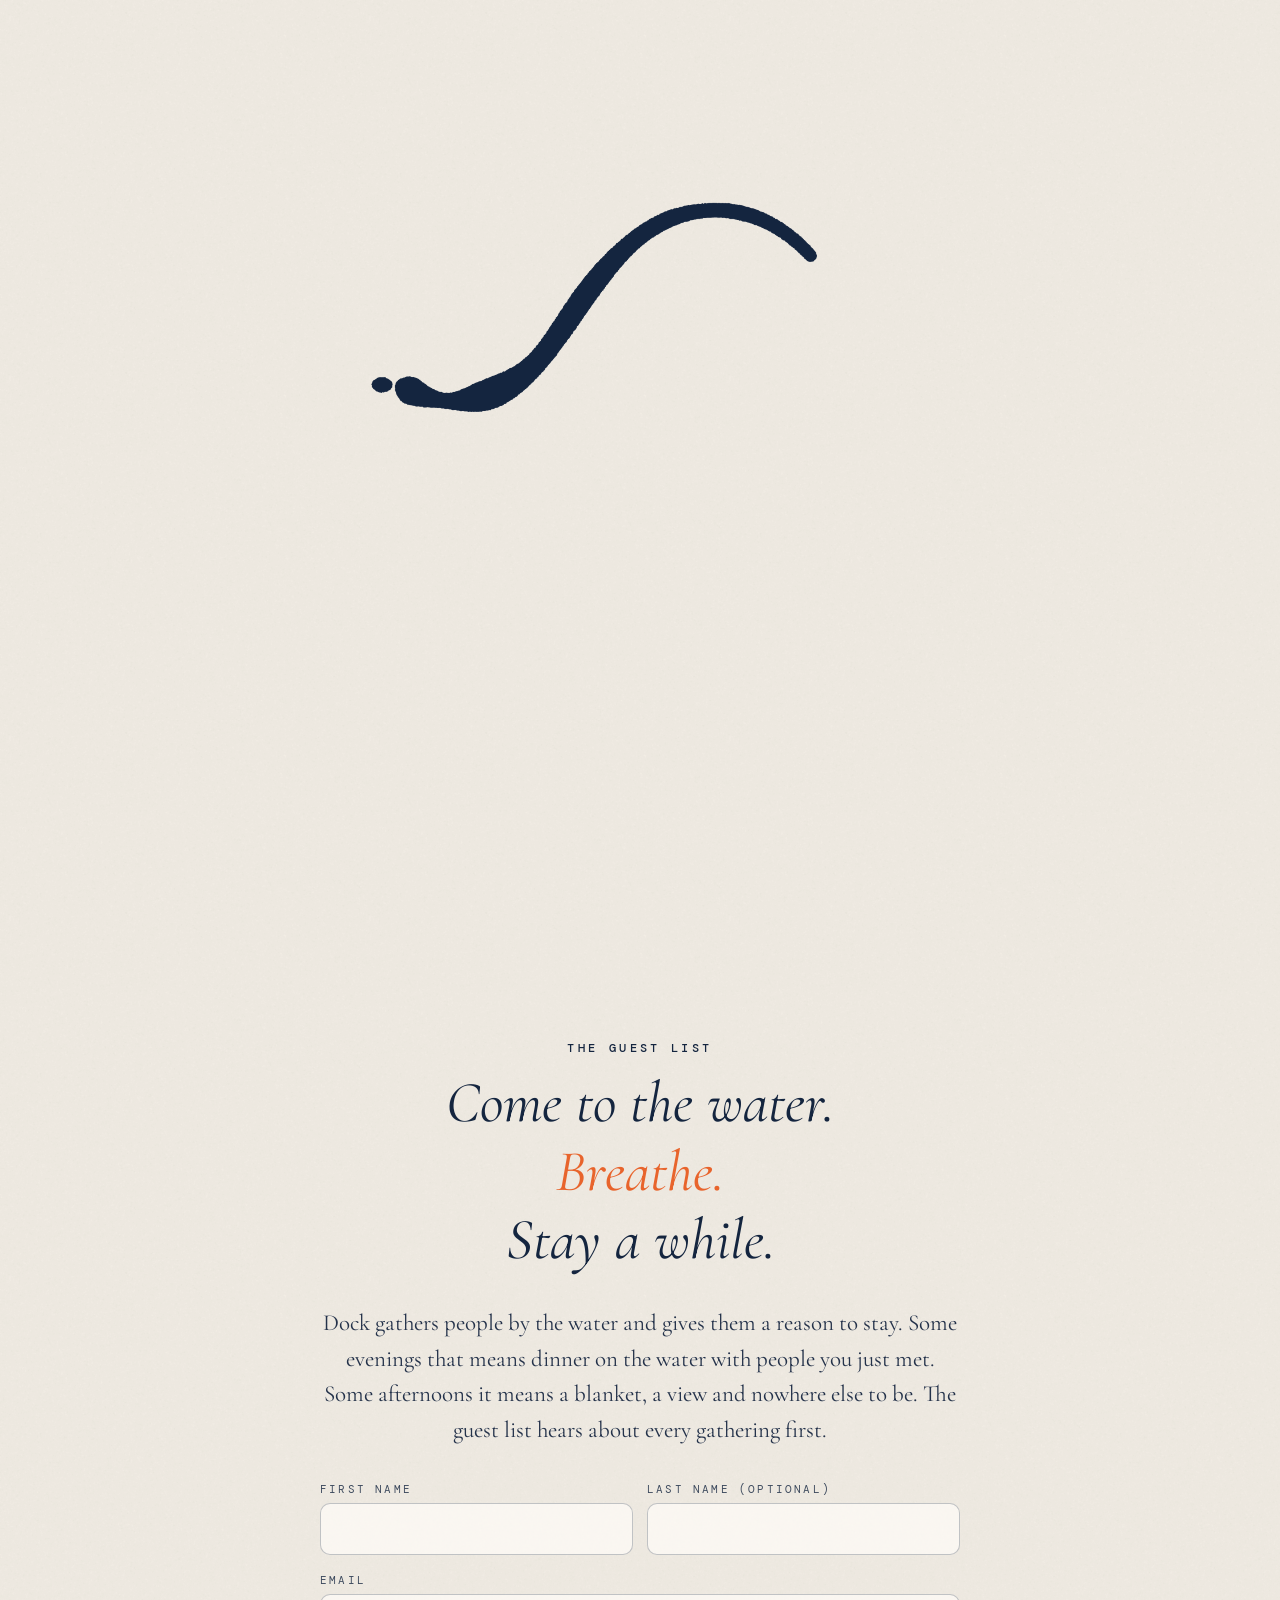
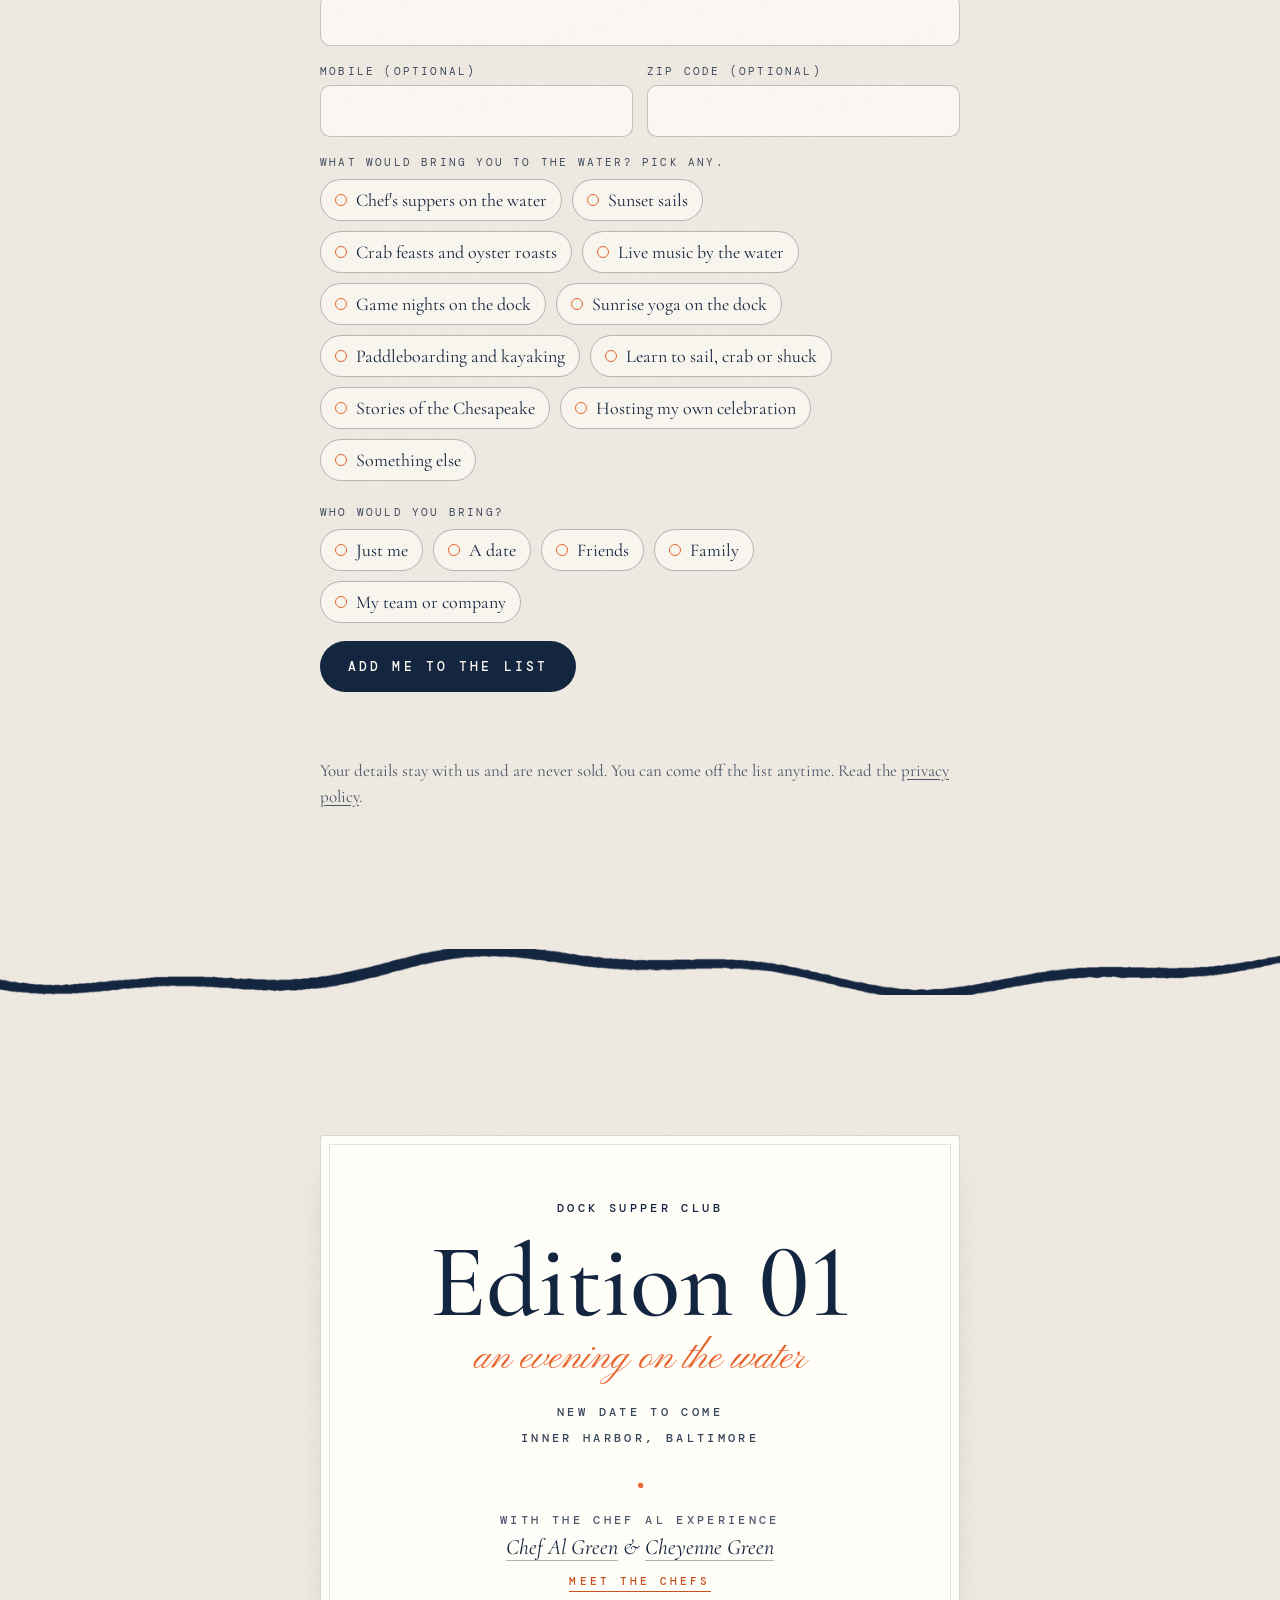
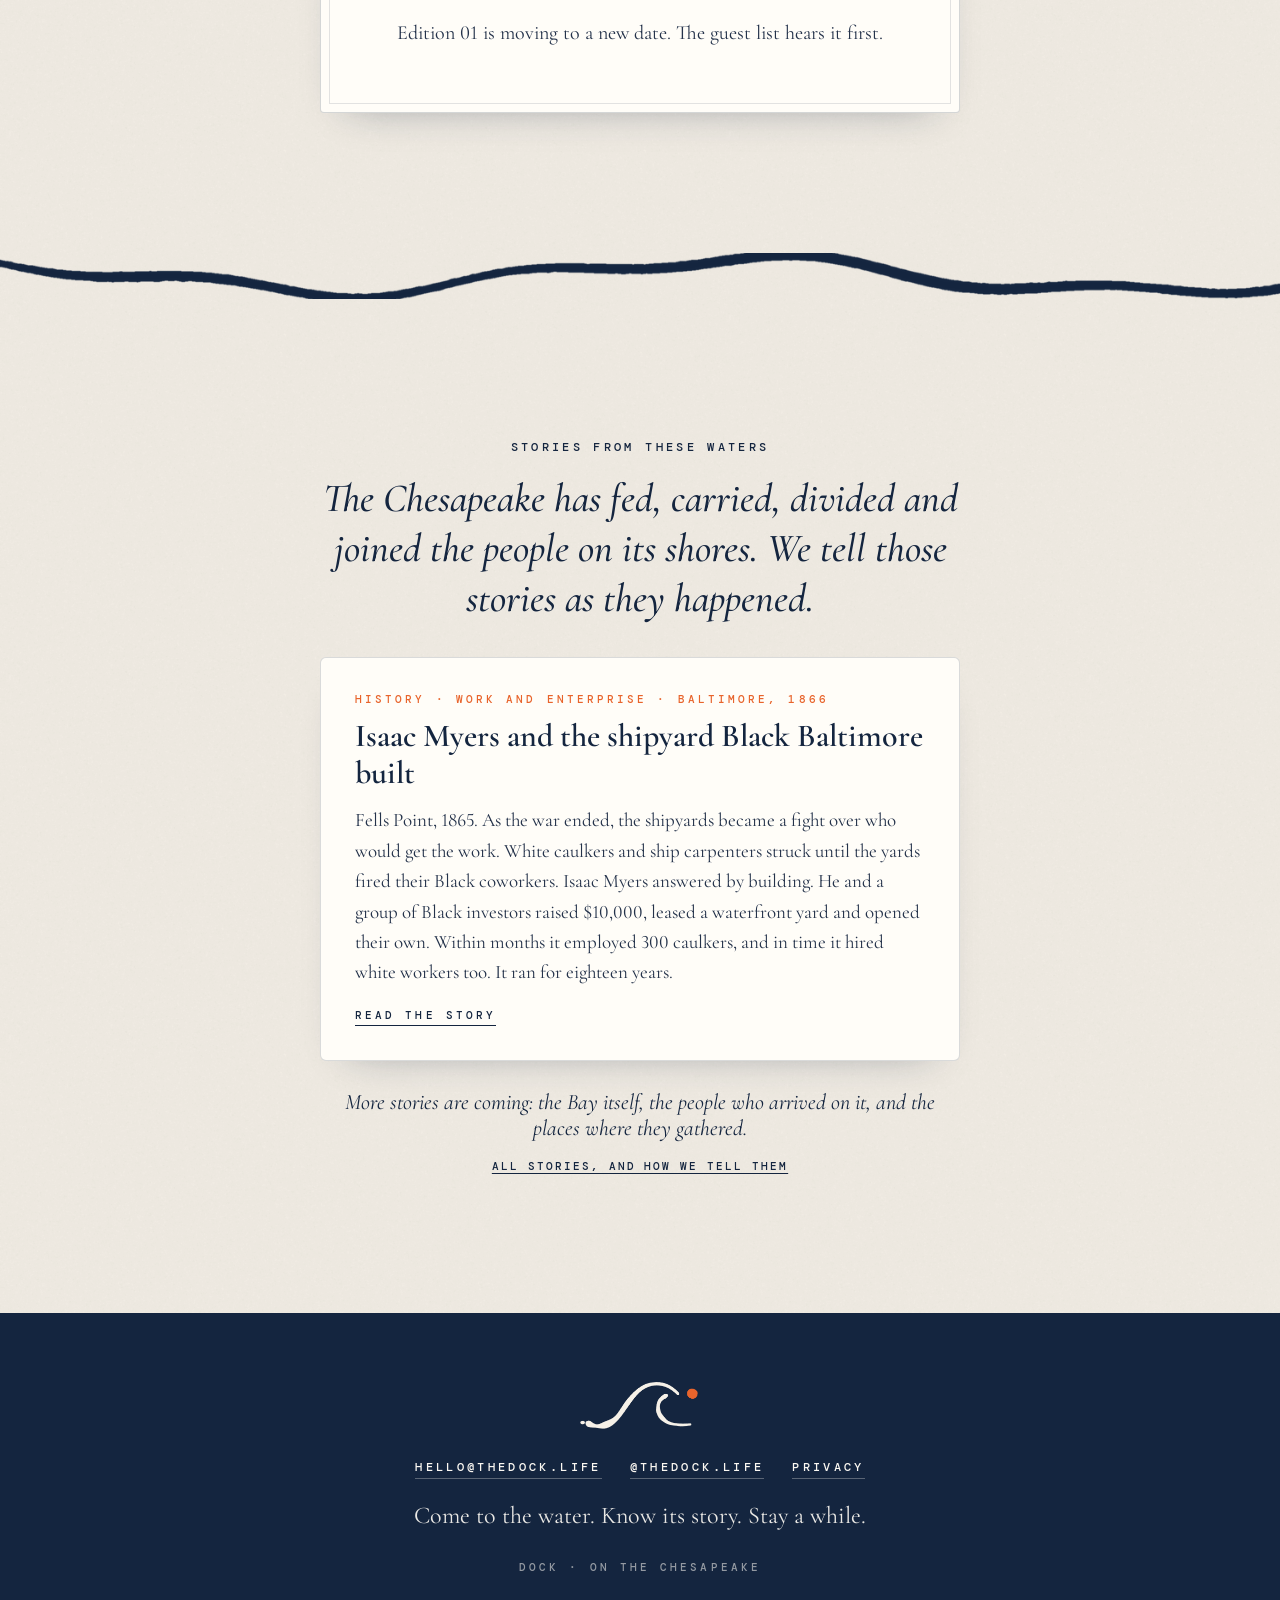
<file: index.html>
<!doctype html>
<html lang="en">
<head>
<meta charset="utf-8">
<meta name="viewport" content="width=device-width, initial-scale=1, viewport-fit=cover">
<title>Dock</title>
<meta name="description" content="The water brings people together. Life on the water, starting with the Dock Supper Club.">
<meta property="og:title" content="Dock">
<meta property="og:description" content="The water brings people together.">
<meta property="og:image" content="https://thedock.life/assets/share.jpg">
<meta property="og:url" content="https://thedock.life/">
<meta name="twitter:card" content="summary_large_image">
<meta name="theme-color" content="#14253F">
<link rel="icon" href="/assets/favicon.svg" type="image/svg+xml">
<link rel="preconnect" href="https://fonts.googleapis.com">
<link rel="preconnect" href="https://fonts.gstatic.com" crossorigin>
<link rel="stylesheet" href="https://fonts.googleapis.com/css2?family=Cormorant+Garamond:ital,wght@0,500;0,600;1,500&family=DM+Mono:wght@400;500&family=Pinyon+Script&display=swap">
<style>

:root{
  --mw:min(560px,78vw,60vh);
  --navy:#14253F; --orange:#E8642C; --cream:#FBF8F2; --paper:#F6F1E8; --grey:#4A5263;
  --sky-top:#CFE0EA; --sky-bot:#FBF8F2; --water-top:#9FB4C6; --water-bot:#5F7893; --ink:var(--navy); --hero-text:var(--navy);
}
*{box-sizing:border-box;margin:0;padding:0}
html{scroll-behavior:smooth;-webkit-text-size-adjust:100%}
body{background:var(--paper) url(/assets/paper.png);background-blend-mode:multiply;color:var(--navy);font-family:'Cormorant Garamond',Georgia,serif;font-variant-numeric:lining-nums;-webkit-font-smoothing:antialiased}
a{color:inherit}
.k{font-family:'DM Mono',ui-monospace,monospace;font-weight:500;text-transform:uppercase;letter-spacing:.28em;font-size:12px}
.sc{font-family:'Pinyon Script',cursive;font-weight:400;line-height:1}

/* hero: sky, horizon, water */
.hero{position:relative;height:100vh;height:100svh;min-height:560px;overflow:hidden;color:var(--hero-text);
  background:linear-gradient(180deg,var(--sky-top) 0%,var(--sky-bot) 67%,var(--water-top) 67%,var(--water-bot) 100%);
  transition:color 2s ease}
.sun{position:absolute;width:clamp(20px,3vw,30px);aspect-ratio:1;border-radius:50%;transform:translate(-50%,-50%);transition:left 2s,top 2s,background 2s,opacity 2s;pointer-events:none}
.glint{position:absolute;left:0;right:0;top:67%;height:33%;pointer-events:none;opacity:.6;
  background:repeating-linear-gradient(180deg,transparent 0 9px,rgba(255,255,255,.05) 9px 10px,transparent 10px 23px,rgba(255,255,255,.035) 23px 24px);-webkit-mask-image:linear-gradient(180deg,#000,transparent 85%);mask-image:linear-gradient(180deg,#000,transparent 85%)}
#ripples{position:absolute;left:0;right:0;top:67%;width:100%;height:33%;touch-action:pan-y}
.intro{position:absolute;inset:0;z-index:1;background:var(--paper) url(/assets/paper.png);background-blend-mode:multiply;clip-path:inset(0 0 0 0);transition:clip-path 1.5s cubic-bezier(.5,0,.3,1);display:none}
.intro .introname{position:absolute;left:0;right:0;top:calc(34% + var(--mw)*.235 + 18px);text-align:center;font-family:'Pinyon Script',cursive;font-size:clamp(46px,8vw,72px);line-height:1;color:var(--navy);opacity:0;transform:translateY(6px);transition:opacity 1s ease,transform 1s ease}
.intro.named .introname{opacity:1;transform:none}
.intro.gone{clip-path:inset(0 0 100% 0);pointer-events:none}
.intro.gone .introname{opacity:0;transition-duration:.45s}
.hero.opening .intro{display:block}
.hero.opening .clock,.hero.opening .sun{opacity:0 !important}
.clock{transition:opacity 1.6s ease;}
.mark{z-index:2}
.tag{z-index:2}
.clock{position:absolute;top:max(20px,env(safe-area-inset-top));left:0;right:0;text-align:center;opacity:.8;padding:0 16px}
@media (max-width:480px){.clock{font-size:10px;letter-spacing:.18em}.tag .sub{font-size:10.5px;letter-spacing:.2em}}
.mark{position:absolute;left:50%;top:34%;width:var(--mw);transform:translate(-50%,-50%)}
.mark svg{width:100%;height:auto;display:block;overflow:visible}
.mark .dot{transform-box:fill-box;transform-origin:center;opacity:0}
.tag{position:absolute;left:0;right:0;top:calc(34% + var(--mw)*.235 + 16px);text-align:center;padding:0 20px}
.tag .line{font-style:italic;font-weight:500;font-size:clamp(26px,4.6vw,44px);line-height:1.15;opacity:0;transform:translateY(8px);transition:opacity 1.2s ease,transform 1.2s ease}
.tag .sub{margin-top:14px;opacity:0;transition:opacity 1.2s ease .5s}
.ready .tag .line{opacity:1;transform:none}
.ready .tag .sub{opacity:.85}
.cta{display:inline-block;margin-top:clamp(22px,4vh,36px);position:relative;z-index:3;white-space:nowrap;text-decoration:none;color:var(--cream);background:var(--navy);border-radius:999px;padding:16px 26px;opacity:0;transition:opacity 1.2s ease 1s,background .25s;z-index:2}
.cta:hover{background:#1E3354}
.ready .cta{opacity:1}
.night .cta{background:var(--cream);color:var(--navy)}
.shore{position:absolute;left:0;right:0;bottom:0;height:16%;background:linear-gradient(180deg,rgba(246,241,232,0) 0%,rgba(246,241,232,.35) 45%,rgba(246,241,232,.85) 80%,var(--paper) 100%);pointer-events:none}
.divider{display:block;width:100%;height:auto;max-height:46px;object-fit:cover;opacity:.85;margin:0}

/* paper sections */
.paper{background:var(--paper) url(/assets/paper.png);background-blend-mode:multiply}
section{padding:clamp(72px,12vw,140px) 20px;text-align:center}
.wrap{max-width:640px;margin:0 auto}
.reveal{opacity:0;transform:translateY(8px);transition:opacity .9s ease,transform .9s ease}
.reveal.in{opacity:1;transform:none}
.three{display:flex;flex-direction:column;gap:6px;margin:22px 0 34px}
.three div{font-style:italic;font-size:clamp(34px,6vw,58px);line-height:1.08}
.three div:nth-child(2){color:var(--orange)}
.body{font-size:clamp(20px,2.4vw,23px);line-height:1.55;color:#24324A}
.rule{width:44px;height:1px;background:var(--navy);opacity:.3;margin:0 auto}

.card{background:#FFFDF8;border:1px solid rgba(20,37,63,.18);outline:1px solid rgba(20,37,63,.12);outline-offset:-10px;border-radius:4px;padding:clamp(40px,8vw,64px) clamp(22px,6vw,56px);box-shadow:0 18px 40px -28px rgba(20,37,63,.45)}
.card .big{font-weight:500;font-size:clamp(58px,12vw,104px);line-height:1;margin:14px 0 4px}
.card .sc{color:var(--orange);font-size:clamp(28px,5vw,40px)}
.card .meta{margin-top:22px;line-height:2.1;opacity:.85}
.count{display:inline-block;margin-top:24px;padding:9px 16px;border:1px solid rgba(20,37,63,.3);border-radius:999px}
.dab{display:block;width:9px;margin:30px auto 22px}
.card .names{font-style:italic;font-size:22px;margin-top:6px}
.card .note{margin-top:26px;font-size:20px;line-height:1.5;color:#24324A}
.story .promise{font-style:italic;font-weight:500;font-size:clamp(28px,4.6vw,40px);line-height:1.25;margin:18px 0 34px}
.storycard{display:block;text-align:left;text-decoration:none;color:inherit;background:#FFFDF8;border:1px solid rgba(20,37,63,.16);border-radius:6px;padding:clamp(22px,5vw,34px);box-shadow:0 18px 40px -30px rgba(20,37,63,.45);transition:transform .3s ease,box-shadow .3s ease}
.storycard:hover{transform:translateY(-2px);box-shadow:0 22px 44px -28px rgba(20,37,63,.5)}
.storycard .stag{display:block;color:#E8642C;font-size:11px}
.storycard .t{display:block;font-weight:600;font-size:clamp(26px,4vw,32px);line-height:1.15;margin:12px 0 14px}
.storycard .x{display:block;font-size:19px;line-height:1.6;color:#24324A}
.storycard .go{display:inline-block;margin-top:20px;border-bottom:1px solid currentColor;padding-bottom:3px;font-size:11px}
.story h2{font-weight:500;font-size:clamp(40px,7vw,64px);line-height:1.05;margin:18px 0 26px}
.story .body{text-align:left}
.story .more{margin-top:28px;font-style:italic;font-size:22px}
.sources{margin-top:18px;font-size:11px;letter-spacing:.18em;opacity:.7}
.sources a{text-underline-offset:3px}

.join .three{margin-top:16px}
form{margin-top:34px;text-align:left;display:grid;gap:18px}
.row{display:grid;grid-template-columns:1fr 1fr;gap:14px}
@media (max-width:520px){.row{grid-template-columns:1fr}}
label.f{display:grid;gap:7px}
label.f span{font-family:'DM Mono',monospace;font-size:11px;letter-spacing:.2em;text-transform:uppercase;opacity:.8}
input[type=text],input[type=email]{width:100%;font:inherit;font-size:20px;color:var(--navy);background:rgba(255,253,248,.7);border:1px solid rgba(20,37,63,.25);border-radius:10px;padding:13px 14px}
input:focus-visible,button:focus-visible,.chip input:focus-visible+span{outline:2px solid var(--orange);outline-offset:2px}
fieldset{border:0;display:grid;gap:10px}
legend{font-family:'DM Mono',monospace;font-size:11px;letter-spacing:.2em;text-transform:uppercase;opacity:.8;margin-bottom:10px}
.chips{display:flex;flex-wrap:wrap;gap:10px}
.chip{position:relative;cursor:pointer}
.chip input{position:absolute;opacity:0;inset:0;cursor:pointer}
.chip span{display:inline-flex;align-items:center;gap:9px;padding:9px 14px;border:1px solid rgba(20,37,63,.3);border-radius:999px;font-size:18px;background:rgba(255,253,248,.6);transition:background .25s,color .25s,border-color .25s}
.chip span::before{content:"";width:10px;height:10px;border-radius:50%;border:1.5px solid var(--orange);transition:background .25s}
.chip input:checked+span{background:var(--navy);color:var(--cream);border-color:var(--navy)}
.chip input:checked+span::before{background:var(--orange)}
.hp{position:absolute;left:-9999px}
.consent{display:flex;gap:12px;align-items:flex-start;font-size:17px;line-height:1.45;cursor:pointer}
.consent input{width:20px;height:20px;margin-top:3px;accent-color:var(--navy);flex:none}
.consent[hidden],#otherWrap[hidden]{display:none}
.small a{text-underline-offset:3px}
fieldset+fieldset{margin-top:6px}
input[type=tel]{width:100%;font:inherit;font-size:20px;color:var(--navy);background:rgba(255,253,248,.7);border:1px solid rgba(20,37,63,.25);border-radius:10px;padding:13px 14px}
input::placeholder{color:rgba(20,37,63,.4);font-style:italic}
button{justify-self:start;font-family:'DM Mono',monospace;font-weight:500;font-size:13px;letter-spacing:.24em;text-transform:uppercase;color:var(--cream);background:var(--navy);border:0;border-radius:999px;padding:17px 28px;cursor:pointer;transition:background .25s}
button:hover{background:#1E3354}
button[disabled]{opacity:.6;cursor:default}
.small{font-size:17px;opacity:.75;line-height:1.5}
.msg{font-size:20px;min-height:1.5em}
.msg.err{color:#B4471C}
.done{display:none;margin-top:34px}
.done .sc{font-size:56px;color:var(--orange)}
.done p{margin-top:10px;font-size:22px}
.joined form{display:none}
.joined .done{display:block}

footer{background:var(--navy);color:var(--cream);text-align:center;padding:64px 20px calc(48px + env(safe-area-inset-bottom))}
footer .fw{width:120px;height:auto;margin:0 auto 26px;display:block}
footer .links{display:flex;flex-wrap:wrap;justify-content:center;gap:12px 28px}
footer a{text-decoration:none;border-bottom:1px solid rgba(251,248,242,.3);padding-bottom:3px}
footer .fine{margin-top:30px;opacity:.55;font-size:11px}

@media (prefers-reduced-motion:reduce){
  .reveal,.tag .line,.tag .sub{transition:none;opacity:1;transform:none}
  .cue span{animation:none}
}
.kopen{color:inherit;text-decoration:underline;text-decoration-thickness:1px;text-decoration-color:rgba(20,37,63,.35);text-underline-offset:6px}
.kopen:hover{text-decoration-color:#E8642C}
.kmeet{display:inline-block;margin-top:14px;font-size:11px;color:#C4521F;text-decoration:none;border-bottom:1px solid currentColor;padding-bottom:3px}
.cookimg{display:block;width:100%;aspect-ratio:4/3;object-fit:cover;object-position:34% 22%;border-radius:4px;margin-bottom:20px;filter:grayscale(1)}
footer .ns{font-size:clamp(20px,2.6vw,24px);margin:22px 0 4px;opacity:.92}
</style>
</head>
<body>

<header class="hero" id="hero">
  <div class="sun" id="sun" aria-hidden="true"></div>
  <div class="glint" aria-hidden="true"></div>
  <canvas id="ripples" aria-hidden="true"></canvas>
  <div class="intro" id="intro" aria-hidden="true"><div class="introname">The Dock Club</div></div>
  <div class="clock k" id="clock" aria-live="off"></div>
  <div class="mark" role="img" aria-label="The Dock wave">
    <svg viewBox="-2 0 274 128" xmlns="http://www.w3.org/2000/svg">
      <defs>
        <mask id="draw" maskUnits="userSpaceOnUse" x="-2" y="0" width="274" height="128">
          <circle id="dab" cx="4" cy="104" r="0" fill="#fff"/>
          <path id="p1" d="M 6 104 C 10 103, 12 103, 15 105 C 30 114, 55 114, 75 98 C 100 78, 115 35, 150 20 C 170 12, 200 14, 222 38" fill="none" stroke="#fff" stroke-width="30" stroke-linecap="round" stroke-linejoin="round"/>
          <path id="p2" d="M 196 42 C 176 50, 168 76, 184 94 C 198 108, 225 112, 250 110" fill="none" stroke="#fff" stroke-width="30" stroke-linecap="round" stroke-linejoin="round"/>
        </mask>
      </defs>
      <image id="ink" href="/assets/web-stroke-navy.png" x="-2" y="0" width="274" height="128" mask="url(#draw)"/>
      <image id="inkLight" href="/assets/web-stroke-cream.png" x="-2" y="0" width="274" height="128" mask="url(#draw)" style="opacity:0;transition:opacity 1.6s ease"/>
      <image class="dot" id="dot" href="/assets/web-dot.png" x="-2" y="0" width="274" height="128"/>
    </svg>
  </div>
  <div class="tag">
    <div class="line">The water brings people together.</div>
    <div class="sub k">Life on the water, starting with the Dock Supper Club</div>
    <a class="cta k" href="#join">Join the guest list</a>
  </div>
  <div class="shore" aria-hidden="true"></div>
</header>

<main>
<section class="paper join" id="join">
  <div class="wrap">
    <div class="k reveal">The guest list</div>
    <div class="three">
      <div class="reveal">Come to the water.</div>
      <div class="reveal">Breathe.</div>
      <div class="reveal">Stay a while.</div>
    </div>
    <p class="body reveal">Dock gathers people by the water and gives them a reason to stay. Some evenings that means dinner on the water with people you just met. Some afternoons it means a blanket, a view and nowhere else to be. The guest list hears about every gathering first.</p>
    <form id="form" class="reveal" novalidate>
      <div class="row">
        <label class="f"><span>First name</span><input type="text" name="firstName" autocomplete="given-name" required maxlength="100"></label>
        <label class="f"><span>Last name (optional)</span><input type="text" name="lastName" autocomplete="family-name" maxlength="100"></label>
      </div>
      <label class="f"><span>Email</span><input type="email" name="email" autocomplete="email" inputmode="email" required maxlength="200"></label>
      <div class="row">
        <label class="f"><span>Mobile (optional)</span><input type="tel" name="phone" autocomplete="tel" inputmode="tel" maxlength="40"></label>
        <label class="f"><span>ZIP code (optional)</span><input type="text" name="zip" autocomplete="postal-code" inputmode="numeric" maxlength="10"></label>
      </div>
      <label class="consent" id="textsWrap" hidden><input type="checkbox" name="textsOk"><span>Text me about gatherings. Reply STOP anytime to opt out. Message and data rates may apply.</span></label>
      <fieldset>
        <legend>What would bring you to the water? Pick any.</legend>
        <div class="chips">
          <label class="chip"><input type="checkbox" name="interests" value="Chef's suppers on the water"><span>Chef's suppers on the water</span></label>
          <label class="chip"><input type="checkbox" name="interests" value="Sunset sails"><span>Sunset sails</span></label>
          <label class="chip"><input type="checkbox" name="interests" value="Crab feasts and oyster roasts"><span>Crab feasts and oyster roasts</span></label>
          <label class="chip"><input type="checkbox" name="interests" value="Live music by the water"><span>Live music by the water</span></label>
          <label class="chip"><input type="checkbox" name="interests" value="Game nights on the dock"><span>Game nights on the dock</span></label>
          <label class="chip"><input type="checkbox" name="interests" value="Sunrise yoga on the dock"><span>Sunrise yoga on the dock</span></label>
          <label class="chip"><input type="checkbox" name="interests" value="Paddleboarding and kayaking"><span>Paddleboarding and kayaking</span></label>
          <label class="chip"><input type="checkbox" name="interests" value="Learn to sail, crab or shuck"><span>Learn to sail, crab or shuck</span></label>
          <label class="chip"><input type="checkbox" name="interests" value="Stories of the Chesapeake"><span>Stories of the Chesapeake</span></label>
          <label class="chip"><input type="checkbox" name="interests" value="Hosting my own celebration"><span>Hosting my own celebration</span></label>
          <label class="chip"><input type="checkbox" name="interests" value="Something else" id="otherBox"><span>Something else</span></label>
        </div>
        <label class="f" id="otherWrap" hidden style="margin-top:6px"><span>Tell us what</span><input type="text" name="other" maxlength="500" placeholder="Bonfires, fishing, a book club..."></label>
      </fieldset>
      <fieldset>
        <legend>Who would you bring?</legend>
        <div class="chips">
          <label class="chip"><input type="checkbox" name="comingWith" value="Just me"><span>Just me</span></label>
          <label class="chip"><input type="checkbox" name="comingWith" value="A date"><span>A date</span></label>
          <label class="chip"><input type="checkbox" name="comingWith" value="Friends"><span>Friends</span></label>
          <label class="chip"><input type="checkbox" name="comingWith" value="Family"><span>Family</span></label>
          <label class="chip"><input type="checkbox" name="comingWith" value="My team or company"><span>My team or company</span></label>
        </div>
      </fieldset>
      <label class="hp" aria-hidden="true">Leave this empty<input type="text" name="website" tabindex="-1" autocomplete="off"></label>
      <button type="submit" id="go">Add me to the list</button>
      <p class="msg" id="msg" role="status"></p>
      <p class="small">Your details stay with us and are never sold. You can come off the list anytime. Read the <a href="/privacy">privacy policy</a>.</p>
    </form>
    <div class="done" id="done" role="status">
      <div class="sc">Thank you.</div>
      <p>You're on the list. We'll write when the next gathering opens.</p>
    </div>
  </div>
</section>

<img class="divider reveal" src="/assets/horizon.png" alt="">

<section class="paper" id="edition">
  <div class="wrap">
    <div class="card reveal">
      <div class="k">Dock Supper Club</div>
      <div class="big">Edition 01</div>
      <div class="sc">an evening on the water</div>
      <div class="meta k">New date to come<br>Inner Harbor, Baltimore</div>
      <img class="dab" src="/assets/dab.png" alt="">
      <div class="k" style="opacity:.75">With The Chef Al Experience</div>
      <div class="names"><a class="kopen" href="/kitchen#al">Chef Al Green</a> &amp; <a class="kopen" href="/kitchen#cheyenne">Cheyenne Green</a></div>
      <a class="kmeet k" href="/kitchen">Meet the chefs</a>
      <p class="note" id="ednote">Edition 01 is moving to a new date. The guest list hears it first.</p>
    </div>
  </div>
</section>

<img class="divider reveal" src="/assets/horizon.png" alt="" style="transform:scaleX(-1)">

<section class="paper story" id="stories">
  <div class="wrap">
    <div class="k reveal">Stories from these waters</div>
    <h2 class="reveal promise">The Chesapeake has fed, carried, divided and joined the people on its shores. We tell those stories as they happened.</h2>
    <a class="storycard reveal" href="/stories/isaac-myers">
      <span class="k stag">History · Work and enterprise · Baltimore, 1866</span>
      <span class="t">Isaac Myers and the shipyard Black Baltimore built</span>
      <span class="x">Fells Point, 1865. As the war ended, the shipyards became a fight over who would get the work. White caulkers and ship carpenters struck until the yards fired their Black coworkers. Isaac Myers answered by building. He and a group of Black investors raised $10,000, leased a waterfront yard and opened their own. Within months it employed 300 caulkers, and in time it hired white workers too. It ran for eighteen years.</span>
      <span class="k go">Read the story</span>
    </a>
    <p class="more reveal">More stories are coming: the Bay itself, the people who arrived on it, and the places where they gathered.</p>
    <p class="sources k reveal"><a href="/stories/">All stories, and how we tell them</a></p>
  </div>
</section>
</main>

<footer>
  <svg class="fw" viewBox="-2 0 274 128" aria-hidden="true"><image href="/assets/web-stroke-cream.png" x="-2" y="0" width="274" height="128"/><image href="/assets/web-dot.png" x="-2" y="0" width="274" height="128"/></svg>
  <div class="links k">
    <a href="mailto:hello@thedock.life">hello@thedock.life</a>
    <a href="https://instagram.com/thedock.life" target="_blank" rel="noopener">@thedock.life</a>
    <a href="/privacy">Privacy</a>
  </div>
  <div class="ns">Come to the water. Know its story. Stay a while.</div>
  <div class="fine k">Dock · On the Chesapeake</div>
</footer>

<script>
(() => {
  const reduce = matchMedia('(prefers-reduced-motion: reduce)').matches;
  const root = document.documentElement, hero = document.getElementById('hero');
  const TZ = 'America/New_York', LAT = 39.2858, LON = -76.6131; // Inner Harbor

  // ---- Chesapeake time and sun ----
  function nowParts() {
    const p = Object.fromEntries(new Intl.DateTimeFormat('en-US', {timeZone: TZ, year:'numeric', month:'2-digit', day:'2-digit', hour:'2-digit', minute:'2-digit', hourCycle:'h23'}).formatToParts(new Date()).map(x => [x.type, x.value]));
    return {y:+p.year, m:+p.month, d:+p.day, h:+p.hour + +p.minute/60};
  }
  function offsetHours() {
    const s = new Date().toLocaleString('en-US', {timeZone: TZ, timeZoneName: 'shortOffset'});
    const m = s.match(/GMT([+-]\d+)(?::(\d+))?/); return m ? +m[1] + (m[2] ? Math.sign(+m[1]) * m[2] / 60 : 0) : -5;
  }
  // NOAA approximation, returns local sunrise and sunset in hours
  function sunTimes(y, m, d) {
    const rad = Math.PI / 180, N = Math.floor(275*m/9) - Math.floor((m+9)/12) * (1 + Math.floor((y - 4*Math.floor(y/4) + 2)/3)) + d - 30;
    const calc = rising => {
      const t = N + ((rising ? 6 : 18) - LON/15) / 24, M = 0.9856*t - 3.289;
      let L = (M + 1.916*Math.sin(M*rad) + 0.020*Math.sin(2*M*rad) + 282.634) % 360; if (L < 0) L += 360;
      let RA = Math.atan(0.91764*Math.tan(L*rad)) / rad; RA = (RA + 360) % 360;
      RA = (RA + Math.floor(L/90)*90 - Math.floor(RA/90)*90) / 15;
      const sinDec = 0.39782*Math.sin(L*rad), cosDec = Math.cos(Math.asin(sinDec));
      const cosH = (Math.cos(90.833*rad) - sinDec*Math.sin(LAT*rad)) / (cosDec*Math.cos(LAT*rad));
      let H = Math.acos(Math.max(-1, Math.min(1, cosH))) / rad; H = (rising ? 360 - H : H) / 15;
      const T = H + RA - 0.06571*t - 6.622;
      return (((T - LON/15) + offsetHours()) % 24 + 24) % 24;
    };
    return {rise: calc(true), set: calc(false)};
  }
  const C = {
    night:  ['#0C1830','#1B2C4C','#18294A','#0B1628'],
    dawn:   ['#8EA2C2','#F3D2B4','#A9B4C4','#5A6E89'],
    day:    ['#BCD3E3','#F7F2E9','#9DB5C9','#5C7792'],
    golden: ['#E7B98E','#F7E1C4','#C9A98C','#5D6F87'],
    sunset: ['#D9845A','#F2C39C','#B7836C','#3E4C66'],
    dusk:   ['#2E3C5E','#B9877A','#4C5876','#1A2742']
  };
  const hex = h => [1,3,5].map(i => parseInt(h.slice(i,i+2),16));
  const mix = (a, b, t) => { const A = hex(a), B = hex(b); return '#' + A.map((v,i) => Math.round(v + (B[i]-v)*t).toString(16).padStart(2,'0')).join(''); };
  function palette(h, rise, set) {
    // keyframes in hours, keyed to today's sunrise and sunset
    const k = [[0,'night'],[rise-1.2,'night'],[rise-0.2,'dawn'],[rise+1.3,'day'],[set-1.8,'day'],[set-0.7,'golden'],[set,'sunset'],[set+0.7,'dusk'],[set+1.5,'night'],[24,'night']];
    for (let i = 0; i < k.length-1; i++) if (h >= k[i][0] && h <= k[i+1][0]) {
      const t = (h - k[i][0]) / Math.max(0.001, k[i+1][0] - k[i][0]);
      return {cols: C[k[i][1]].map((c,j) => mix(c, C[k[i+1][1]][j], t)), phase: t < .5 ? k[i][1] : k[i+1][1]};
    }
    return {cols: C.night, phase: 'night'};
  }
  const words = {night:'night water', dawn:'first light', day:'daylight', golden:'golden hour', sunset:'sundown', dusk:'blue hour'};
  const lum = h => { const [r,g,b] = hex(h); return (0.299*r + 0.587*g + 0.114*b) / 255; };
  const ink = document.getElementById('ink'), sun = document.getElementById('sun'), clock = document.getElementById('clock');
  let seen = false;
  try { seen = sessionStorage.getItem('dockOpened') === '1'; sessionStorage.setItem('dockOpened', '1'); } catch (e) {}
  let waterDark = false, isDark = false, intro = !reduce && !seen;
  const inkLight = document.getElementById('inkLight');
  function paint() {
    const {y,m,d,h} = nowParts(), {rise, set} = sunTimes(y, m, d), {cols, phase} = palette(h, rise, set);
    root.style.setProperty('--sky-top', cols[0]); root.style.setProperty('--sky-bot', cols[1]);
    root.style.setProperty('--water-top', cols[2]); root.style.setProperty('--water-bot', cols[3]);
    const dark = lum(cols[0]) * .5 + lum(cols[1]) * .5 < .55;
    root.style.setProperty('--hero-text', dark ? '#FBF8F2' : '#14253F');
    hero.classList.toggle('night', dark);
    isDark = dark; if (!intro) inkLight.style.opacity = dark ? 1 : 0;
    waterDark = lum(cols[3]) < .45;
    // by day the wave's own dot is the sun; at night a moon crosses the sky above the mark
    const isDay = h > rise - 0.3 && h < set + 0.3;
    const f = ((h - set + 24) % 24) / (24 - (set - rise));
    sun.style.left = (10 + f * 80) + '%';
    sun.style.top = (24 - Math.sin(f * Math.PI) * 14) + '%';
    sun.style.background = '#F3EEE2';
    sun.style.boxShadow = '0 0 30px rgba(243,238,226,.35)';
    sun.style.opacity = isDay ? 0 : .85;
    const t = new Intl.DateTimeFormat('en-US', {timeZone: TZ, hour:'numeric', minute:'2-digit'}).format(new Date()).toLowerCase();
    clock.textContent = t + ' on the Chesapeake · ' + words[phase];
  }
  paint(); setInterval(paint, 60000);

  // ---- the wave draws itself ----
  const p1 = document.getElementById('p1'), p2 = document.getElementById('p2'), dab = document.getElementById('dab'), dot = document.getElementById('dot');
  // the opening: a blank page, the wave draws, the name appears, then the sky rises in behind it
  const introEl = document.getElementById('intro');
  if (intro) { hero.classList.add('opening'); document.documentElement.style.overflow = 'hidden'; }
  let revealed = false;
  function reveal() {
    if (revealed) return; revealed = true; intro = false;
    introEl.classList.add('gone');
    document.documentElement.style.overflow = '';
    setTimeout(() => { inkLight.style.opacity = isDark ? 1 : 0; hero.classList.add('ready'); }, 1300);
    setTimeout(() => hero.classList.remove('opening'), 1700);
    ['pointerdown','wheel','touchmove','keydown'].forEach(ev => removeEventListener(ev, reveal));
  }
  function drawWave() {
    if (reduce) { dab.setAttribute('r', 9); [p1,p2].forEach(p => p.style.strokeDasharray = 'none'); dot.style.opacity = 1; hero.classList.add('ready'); return; }
    const L1 = p1.getTotalLength(), L2 = p2.getTotalLength();
    [[p1,L1],[p2,L2]].forEach(([p,L]) => { p.style.strokeDasharray = L + ' ' + L; p.style.strokeDashoffset = L; });
    const ease = t => 1 - Math.pow(1 - t, 2.2), k = intro ? 0.75 : 1;
    const steps = [
      {dur: 260*k, fn: t => dab.setAttribute('r', 9 * ease(t))},
      {dur: 1500*k, fn: t => p1.style.strokeDashoffset = L1 * (1 - ease(t))},
      {dur: 120*k, fn: () => {}},
      {dur: 1000*k, fn: t => p2.style.strokeDashoffset = L2 * (1 - ease(t))},
      {dur: 650*k, fn: t => { const e = ease(t), s = 0.4 + 0.6*e + Math.sin(t*Math.PI)*0.12; dot.style.opacity = Math.min(1, t*2.5); dot.style.transform = `translateY(${(1-e)*-14}px) scale(${s})`; }}
    ];
    let i = 0, start = null;
    function frame(ts) {
      if (start === null) start = ts;
      const st = steps[i], t = Math.min(1, (ts - start) / st.dur); st.fn(t);
      if (t >= 1) {
        i++; start = ts;
        if (i === 1 && !intro) hero.classList.add('ready');
        if (i >= steps.length) {
          if (intro) { introEl.classList.add('named'); setTimeout(reveal, 1700); }
          return;
        }
      }
      requestAnimationFrame(frame);
    }
    setTimeout(() => requestAnimationFrame(frame), intro ? 500 : 350);
    if (intro) setTimeout(() => ['pointerdown','wheel','touchmove','keydown'].forEach(ev => addEventListener(ev, reveal, {passive: true})), 600);
  }
  const imgs = ['/assets/web-stroke-navy.png','/assets/web-stroke-cream.png','/assets/web-dot.png'].map(src => new Promise(r => { const im = new Image(); im.onload = im.onerror = r; im.src = src; }));
  Promise.all(imgs).then(drawWave);

  // ---- ripples on the water ----
  const cv = document.getElementById('ripples'), cx = cv.getContext('2d'), rings = [];
  const dpr = Math.min(2, window.devicePixelRatio || 1);
  function size() { cv.width = cv.clientWidth * dpr; cv.height = cv.clientHeight * dpr; }
  size(); addEventListener('resize', size);
  function drop(x, y, big) { rings.push({x, y, r: 2, max: (big ? 120 : 70) * (0.8 + Math.random()*0.4), life: 1}); }
  let last = 0;
  cv.addEventListener('pointermove', e => { const now = performance.now(); if (now - last < 90) return; last = now; const b = cv.getBoundingClientRect(); drop(e.clientX - b.left, e.clientY - b.top, false); });
  cv.addEventListener('pointerdown', e => { const b = cv.getBoundingClientRect(); drop(e.clientX - b.left, e.clientY - b.top, true); });
  if (!reduce) setInterval(() => { if (document.hidden) return; drop(Math.random()*cv.clientWidth, cv.clientHeight*(0.15 + Math.random()*0.75), false); }, 1700);
  function tick() {
    cx.setTransform(dpr,0,0,dpr,0,0); cx.clearRect(0,0,cv.width,cv.height);
    const col = waterDark ? '251,248,242' : '20,37,63';
    for (let i = rings.length-1; i >= 0; i--) {
      const g = rings[i]; g.r += (g.max - g.r) * 0.035 + 0.25; g.life = 1 - g.r / g.max;
      if (g.life <= 0.02) { rings.splice(i,1); continue; }
      const persp = 0.32 + 0.5 * (g.y / cv.clientHeight); // flatter near the horizon
      for (let k = 0; k < 2; k++) {
        const rr = g.r * (1 - k*0.38); if (rr <= 1) continue;
        cx.beginPath(); cx.ellipse(g.x, g.y, rr, rr * persp * 0.42, 0, 0, Math.PI*2);
        cx.strokeStyle = `rgba(${col},${(g.life * (k ? .22 : .42)).toFixed(3)})`; cx.lineWidth = 1.2; cx.stroke();
      }
    }
    requestAnimationFrame(tick);
  }
  if (!reduce) requestAnimationFrame(tick);

  // ---- scroll reveals ----
  const io = new IntersectionObserver(es => es.forEach(e => { if (e.isIntersecting) { e.target.classList.add('in'); io.unobserve(e.target); } }), {threshold: .08, rootMargin: '0px 0px -6% 0px'});
  document.querySelectorAll('.reveal').forEach((el, i) => { el.style.transitionDelay = (el.parentElement.classList.contains('three') ? [...el.parentElement.children].indexOf(el) * .35 : 0) + 's'; io.observe(el); });

  // Edition 01 countdown is paused while the new date is set. Restore it from git history (commit before this one) with the new date.

  // ---- guest list ----
  const form = document.getElementById('form'), msg = document.getElementById('msg'), go = document.getElementById('go');
  const textsWrap = document.getElementById('textsWrap'), otherWrap = document.getElementById('otherWrap'), otherBox = document.getElementById('otherBox');
  form.phone.addEventListener('input', () => { textsWrap.hidden = !form.phone.value.trim(); });
  otherBox.addEventListener('change', () => { otherWrap.hidden = !otherBox.checked; if (otherBox.checked) form.other.focus(); });
  const src = new URLSearchParams(location.search).get('src') || new URLSearchParams(location.search).get('utm_source') || (/instagram/i.test(document.referrer) ? 'instagram' : '');
  form.addEventListener('submit', e => {
    e.preventDefault(); msg.textContent = ''; msg.className = 'msg';
    const fd = new FormData(form);
    const data = {firstName: fd.get('firstName').trim(), lastName: fd.get('lastName').trim(), email: fd.get('email').trim(), phone: fd.get('phone').trim(), zip: fd.get('zip').trim(), textsOk: fd.get('textsOk') === 'on', interests: fd.getAll('interests'), other: (fd.get('other') || '').trim(), comingWith: fd.getAll('comingWith'), website: fd.get('website'), source: src};
    if (!data.firstName) { msg.textContent = 'Add your first name so we know who to write to.'; msg.classList.add('err'); form.firstName.focus(); return; }
    if (!/^[^\s@]+@[^\s@]+\.[^\s@]{2,}$/.test(data.email)) { msg.textContent = 'That email doesn\'t look complete.'; msg.classList.add('err'); form.email.focus(); return; }
    if (data.phone && data.phone.replace(/\D/g, '').length < 10) { msg.textContent = 'Check the mobile number, or leave it blank.'; msg.classList.add('err'); form.phone.focus(); return; }
    go.disabled = true; go.textContent = 'Adding you';
    fetch('/api/join', {method: 'POST', headers: {'content-type': 'application/json'}, body: JSON.stringify(data)})
      .then(r => r.ok ? r.json() : Promise.reject(r.status))
      .then(() => { document.getElementById('join').classList.add('joined'); document.getElementById('done').scrollIntoView({behavior: reduce ? 'auto' : 'smooth', block: 'center'}); })
      .catch(() => { msg.textContent = 'That didn\'t go through. Try again, or write to hello@thedock.life.'; msg.classList.add('err'); go.disabled = false; go.textContent = 'Add me to the list'; });
  });
})();
</script>
</body>
</html>
</file>
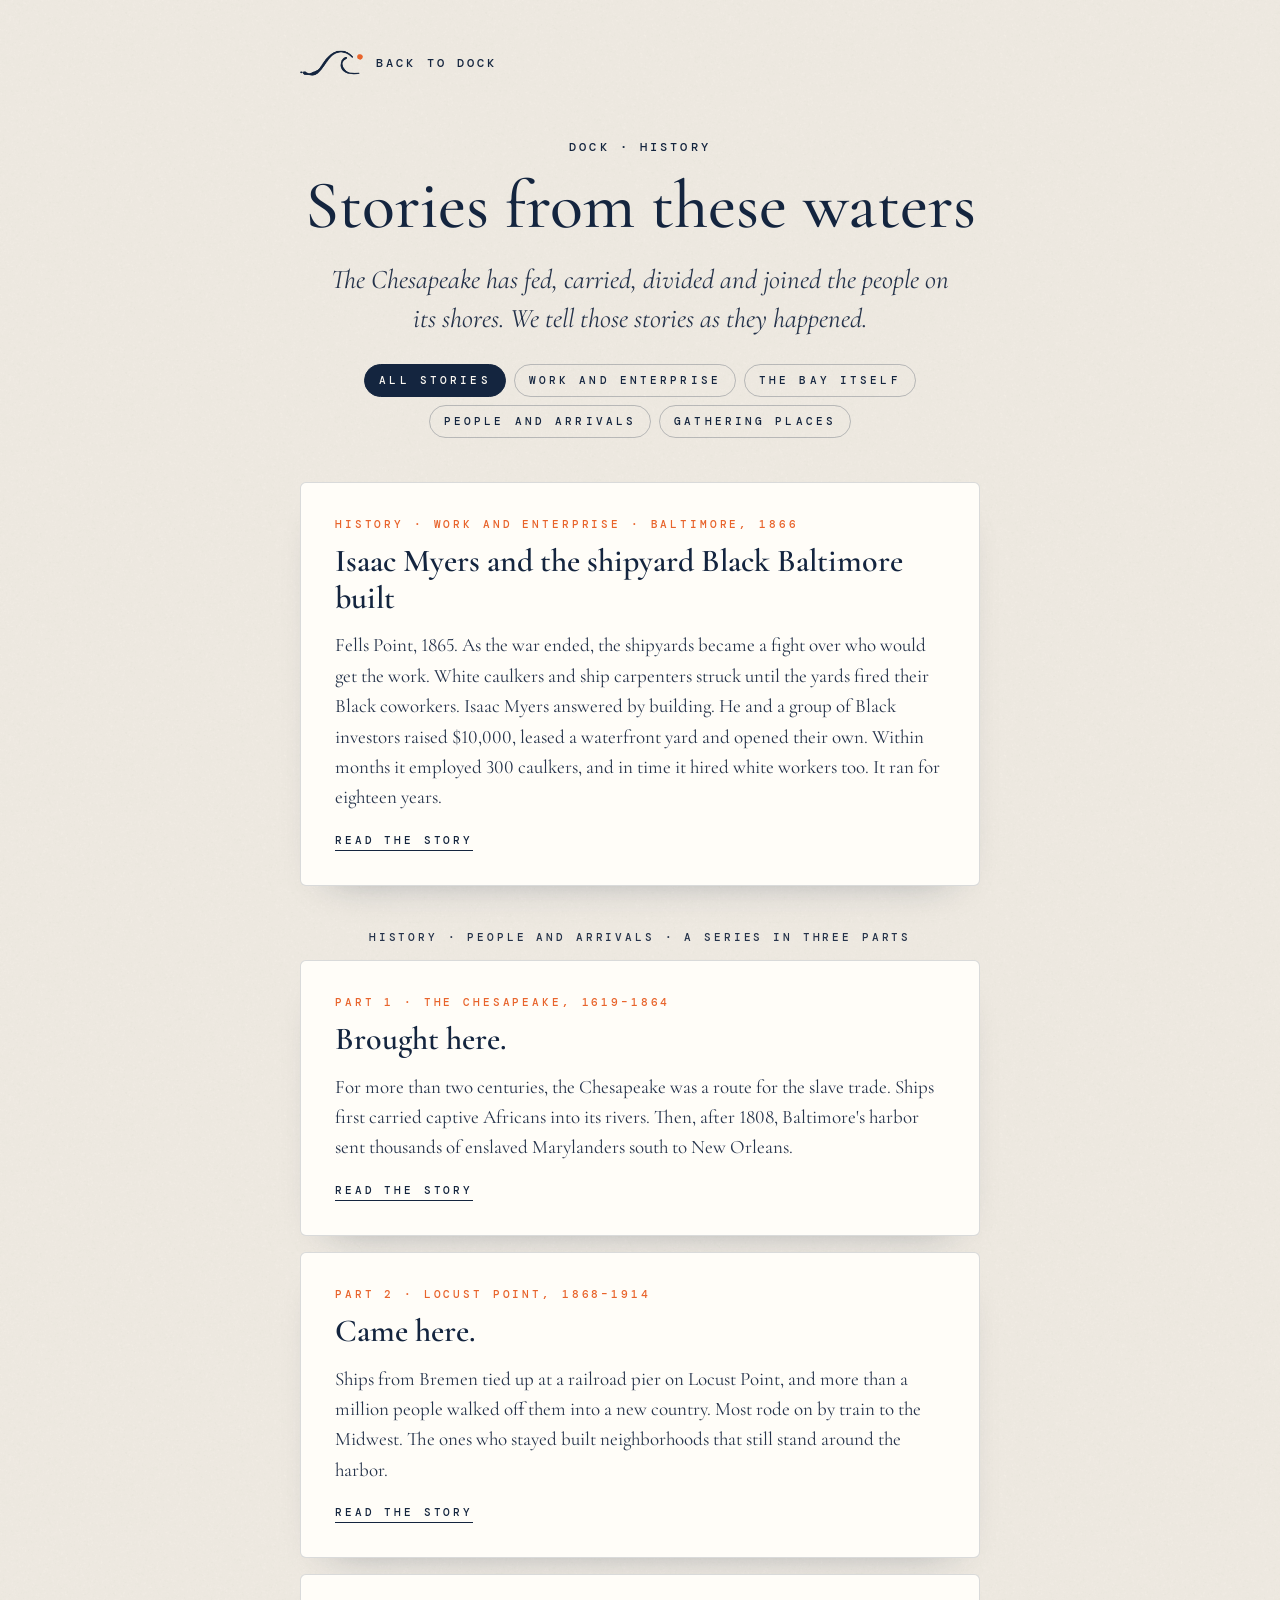
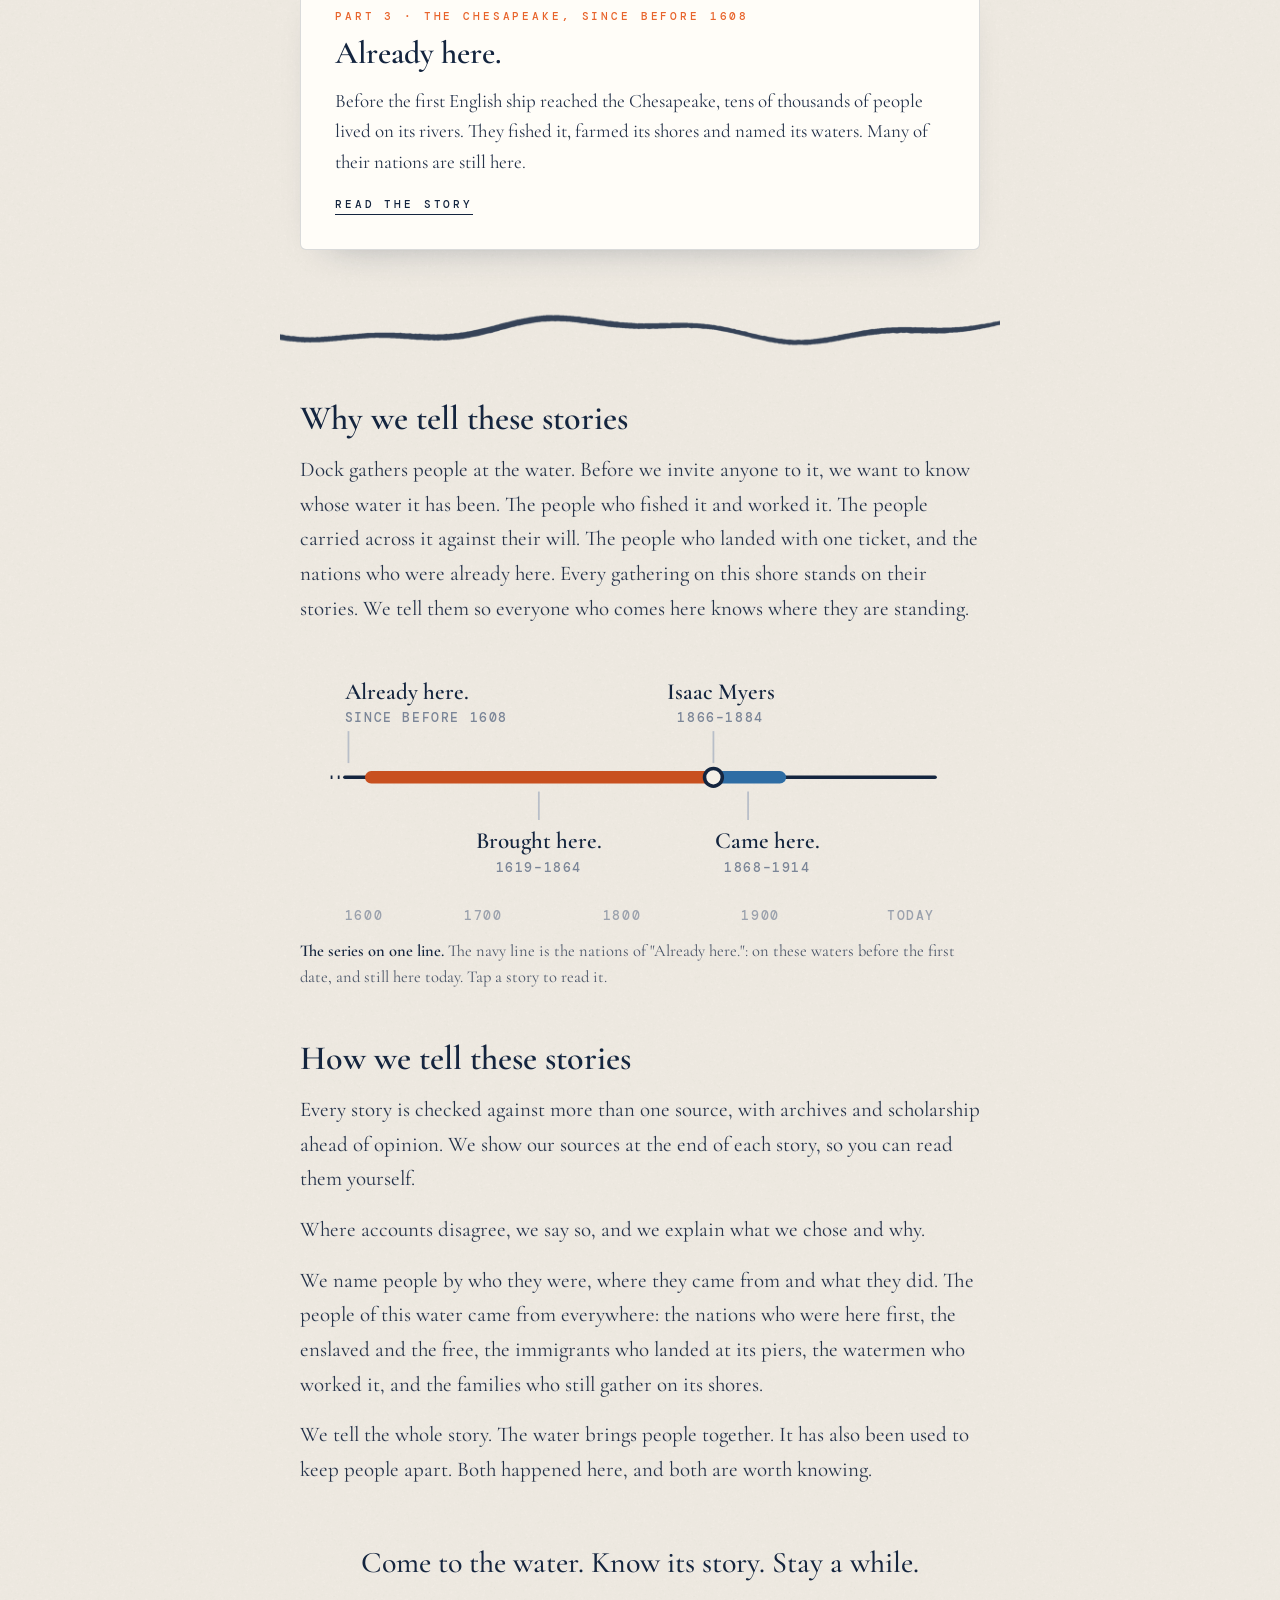
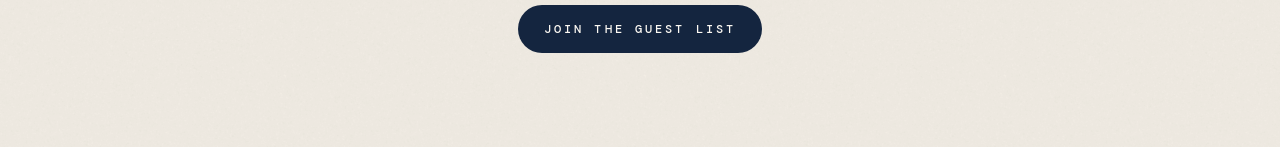
<file: stories/index.html>
<!doctype html>
<html lang="en">
<head>
<meta charset="utf-8">
<meta name="viewport" content="width=device-width, initial-scale=1">
<title>Stories from these waters · Dock</title>
<meta name="description" content="The Chesapeake has fed, carried, divided and joined the people on its shores. Dock tells those stories as they happened.">
<meta property="og:title" content="Stories from these waters">
<meta property="og:description" content="The Chesapeake has fed, carried, divided and joined the people on its shores. We tell those stories as they happened.">
<meta property="og:image" content="https://thedock.life/assets/share.jpg">
<link rel="icon" href="/assets/favicon.svg" type="image/svg+xml">
<link rel="preconnect" href="https://fonts.googleapis.com">
<link rel="preconnect" href="https://fonts.gstatic.com" crossorigin>
<link rel="stylesheet" href="https://fonts.googleapis.com/css2?family=Cormorant+Garamond:ital,wght@0,500;0,600;1,500&family=DM+Mono:wght@500&family=Pinyon+Script&display=swap">
<style>
*{box-sizing:border-box;margin:0;padding:0}
body{background:#F6F1E8 url(/assets/paper.png);background-blend-mode:multiply;color:#14253F;font-family:'Cormorant Garamond',Georgia,serif;font-variant-numeric:lining-nums;-webkit-font-smoothing:antialiased}
main{max-width:720px;margin:0 auto;padding:48px 20px 80px}
.k{font-family:'DM Mono',ui-monospace,monospace;font-weight:500;text-transform:uppercase;letter-spacing:.26em;font-size:12px}
a{color:inherit;text-underline-offset:3px}
.home{display:inline-flex;align-items:center;gap:12px;text-decoration:none}
.home svg{width:64px;height:auto}
header{margin:56px 0 44px;text-align:center}
h1{font-weight:500;font-size:clamp(44px,8vw,68px);line-height:1.04;margin:16px 0 18px}
.promise{font-style:italic;font-size:clamp(22px,3vw,27px);line-height:1.45;color:#24324A;max-width:620px;margin:0 auto}
.topics{display:flex;flex-wrap:wrap;justify-content:center;gap:8px;margin-top:26px}
.topics button{font:inherit;letter-spacing:inherit;text-transform:inherit;color:#14253F;background:transparent;border:1px solid rgba(20,37,63,.25);border-radius:999px;padding:9px 14px;font-size:10.5px;cursor:pointer;transition:background .25s ease,color .25s ease,border-color .25s ease}
@media (max-width:560px){
.topics{flex-wrap:nowrap;justify-content:flex-start;overflow-x:auto;margin:26px -20px 0;padding:2px 20px 6px;scrollbar-width:none;-webkit-overflow-scrolling:touch;scroll-snap-type:x proximity}
.topics::-webkit-scrollbar{display:none}
.topics button{flex:0 0 auto;scroll-snap-align:start}
}
.topics button:hover{border-color:#14253F}
.topics button[aria-pressed="true"]{background:#14253F;color:#FBF8F2;border-color:#14253F}
.topics button:focus-visible{outline:2px solid #E8642C;outline-offset:2px}
.grp{transition:opacity .35s ease}
.grp+.grp{margin-top:0}
.grp[data-topic="work"]+.grp .series{margin-top:44px}
.grp.empty{display:none}
.list.filtered .grp.empty.on{display:block}
.list.filtered .grp.empty.on .soon{margin-top:0;padding:28px 0 8px}
.list.filtered .grp:not(.on){display:none}
.list.filtered .grp.on .series{margin-top:0}
.list.fade .grp{opacity:0}
.storycard{display:block;text-decoration:none;color:inherit;background:#FFFDF8;border:1px solid rgba(20,37,63,.16);border-radius:6px;padding:clamp(22px,5vw,34px);box-shadow:0 18px 40px -30px rgba(20,37,63,.45);transition:transform .3s ease,box-shadow .3s ease}
.storycard:hover{transform:translateY(-2px);box-shadow:0 22px 44px -28px rgba(20,37,63,.5)}
.storycard .tag{display:block;color:#E8642C;font-size:11px}
.storycard .t{display:block;font-weight:600;font-size:clamp(26px,4vw,32px);line-height:1.15;margin:12px 0 14px}
.storycard .x{display:block;font-size:19px;line-height:1.6;color:#24324A}
.storycard .go{display:inline-block;margin-top:20px;border-bottom:1px solid currentColor;padding-bottom:3px;font-size:11px}
.series{text-align:center;margin:44px 0 16px;color:#24324A;font-size:11px}
.storycard+.storycard{margin-top:16px}
.soon{margin-top:22px;text-align:center;font-style:italic;font-size:21px;color:#24324A}
.divider{display:block;width:calc(100% + 40px);margin:60px -20px 0;max-height:40px;object-fit:cover;opacity:.85}
h2{font-weight:600;font-size:clamp(28px,4vw,34px);margin:48px 0 14px}
.how p{font-size:21px;line-height:1.65;color:#24324A}
.how p+p{margin-top:16px}
.end{margin-top:56px;text-align:center}
.three3{font-size:clamp(24px,3.4vw,30px);font-weight:500;margin-bottom:24px}
.end a{display:inline-block;text-decoration:none;color:#FBF8F2;background:#14253F;border-radius:999px;padding:16px 26px}
</style>
<link rel="stylesheet" href="/assets/figures.css">
</head>
<body>
<main>
  <a class="home k" href="/"><svg viewBox="-2 0 274 128" aria-hidden="true"><image href="/assets/web-stroke-navy.png" x="-2" y="0" width="274" height="128"/><image href="/assets/web-dot.png" x="-2" y="0" width="274" height="128"/></svg>Back to Dock</a>

  <header>
    <div class="k">Dock · History</div>
    <h1>Stories from these waters</h1>
    <p class="promise">The Chesapeake has fed, carried, divided and joined the people on its shores. We tell those stories as they happened.</p>
    <div class="topics k" role="group" aria-label="Filter stories by topic">
      <button type="button" data-f="all" aria-pressed="true">All stories</button>
      <button type="button" data-f="work" aria-pressed="false">Work and enterprise</button>
      <button type="button" data-f="bay" aria-pressed="false">The Bay itself</button>
      <button type="button" data-f="people" aria-pressed="false">People and arrivals</button>
      <button type="button" data-f="gathering" aria-pressed="false">Gathering places</button>
    </div>
  </header>


  <div class="list" id="list">
  <div class="grp" data-topic="work">
  <a class="storycard" href="/stories/isaac-myers">
    <span class="k tag">History · Work and enterprise · <span style="white-space:nowrap">Baltimore, 1866</span></span>
    <span class="t">Isaac Myers and the shipyard Black Baltimore built</span>
    <span class="x">Fells Point, 1865. As the war ended, the shipyards became a fight over who would get the work. White caulkers and ship carpenters struck until the yards fired their Black coworkers. Isaac Myers answered by building. He and a group of Black investors raised $10,000, leased a waterfront yard and opened their own. Within months it employed 300 caulkers, and in time it hired white workers too. It ran for eighteen years.</span>
    <span class="k go">Read the story</span>
  </a>
  </div>
  <div class="grp" data-topic="people">
  <p class="series k">History · People and arrivals · a series in three parts</p>
  <a class="storycard" href="/stories/brought-here">
    <span class="k tag"><span style="white-space:nowrap">Part 1 · The Chesapeake,</span> <span style="white-space:nowrap">1619–1864</span></span>
    <span class="t">Brought here.</span>
    <span class="x">For more than two centuries, the Chesapeake was a route for the slave trade. Ships first carried captive Africans into its rivers. Then, after 1808, Baltimore's harbor sent thousands of enslaved Marylanders south to New Orleans.</span>
    <span class="k go">Read the story</span>
  </a>
  <a class="storycard" href="/stories/came-here">
    <span class="k tag">Part 2 · Locust Point, 1868–1914</span>
    <span class="t">Came here.</span>
    <span class="x">Ships from Bremen tied up at a railroad pier on Locust Point, and more than a million people walked off them into a new country. Most rode on by train to the Midwest. The ones who stayed built neighborhoods that still stand around the harbor.</span>
    <span class="k go">Read the story</span>
  </a>
  <a class="storycard" href="/stories/already-here">
    <span class="k tag"><span style="white-space:nowrap">Part 3 · The Chesapeake,</span> <span style="white-space:nowrap">since before 1608</span></span>
    <span class="t">Already here.</span>
    <span class="x">Before the first English ship reached the Chesapeake, tens of thousands of people lived on its rivers. They fished it, farmed its shores and named its waters. Many of their nations are still here.</span>
    <span class="k go">Read the story</span>
  </a>
  </div>
  <div class="grp empty" data-topic="bay"><p class="soon">The first story on the Bay itself is coming.</p></div>
  <div class="grp empty" data-topic="gathering"><p class="soon">The first story on gathering places is coming.</p></div>
  </div>

  <img class="divider" src="/assets/horizon.png" alt="">

  <section class="how">
    <h2>Why we tell these stories</h2>
    <p>Dock gathers people at the water. Before we invite anyone to it, we want to know whose water it has been. The people who fished it and worked it. The people carried across it against their will. The people who landed with one ticket, and the nations who were already here. Every gathering on this shore stands on their stories. We tell them so everyone who comes here knows where they are standing.</p>
    <figure class="dfig wl"><svg viewBox="0 0 360 150" role="img" aria-labelledby="wl-t" xmlns="http://www.w3.org/2000/svg"><title id="wl-t">The stories on one line, from 1600 to today. Already here spans the whole line. Brought here covers 1619 to 1864. Isaac Myers's yard opened in 1866. Came here covers 1868 to 1914.</title><line x1="14" y1="66" x2="346" y2="66" stroke="#14253F" stroke-width="2" stroke-linecap="round"/><path d="M6,66 l8,0" stroke="#14253F" stroke-width="2" stroke-dasharray="1 3"/><line x1="28.8" y1="66" x2="219.7" y2="66" stroke="#C8501F" stroke-width="7" stroke-linecap="round"/><line x1="222.9" y1="66" x2="258.7" y2="66" stroke="#2E6DA4" stroke-width="7" stroke-linecap="round"/><circle cx="221.3" cy="66" r="5" fill="#F6F1E8" stroke="#14253F" stroke-width="2"/><line x1="16.0" y1="58" x2="16.0" y2="40" stroke="#B8BEC8" stroke-width="1"/><a href="/stories/already-here"><text x="14.0" y="22.0" font-size="13" text-anchor="start" fill="#14253F" style="font-family:'Cormorant Garamond',Georgia,serif;font-weight:600" >Already here.</text><text x="14.0" y="35.0" font-size="7.5" text-anchor="start" fill="#7A8597" style="font-family:'DM Mono',ui-monospace,monospace;font-weight:500;letter-spacing:.12em;text-transform:uppercase" >Since before 1608</text></a><line x1="123.1" y1="74" x2="123.1" y2="90" stroke="#B8BEC8" stroke-width="1"/><a href="/stories/brought-here"><text x="123.1" y="106.0" font-size="13" text-anchor="middle" fill="#14253F" style="font-family:'Cormorant Garamond',Georgia,serif;font-weight:600" >Brought here.</text><text x="123.1" y="119.0" font-size="7.5" text-anchor="middle" fill="#7A8597" style="font-family:'DM Mono',ui-monospace,monospace;font-weight:500;letter-spacing:.12em;text-transform:uppercase" >1619–1864</text></a><line x1="221.3" y1="58" x2="221.3" y2="40" stroke="#B8BEC8" stroke-width="1"/><a href="/stories/isaac-myers"><text x="225.3" y="22.0" font-size="13" text-anchor="middle" fill="#14253F" style="font-family:'Cormorant Garamond',Georgia,serif;font-weight:600" >Isaac Myers</text><text x="225.3" y="35.0" font-size="7.5" text-anchor="middle" fill="#7A8597" style="font-family:'DM Mono',ui-monospace,monospace;font-weight:500;letter-spacing:.12em;text-transform:uppercase" >1866–1884</text></a><line x1="240.8" y1="74" x2="240.8" y2="90" stroke="#B8BEC8" stroke-width="1"/><a href="/stories/came-here"><text x="251.7" y="106.0" font-size="13" text-anchor="middle" fill="#14253F" style="font-family:'Cormorant Garamond',Georgia,serif;font-weight:600" >Came here.</text><text x="251.7" y="119.0" font-size="7.5" text-anchor="middle" fill="#7A8597" style="font-family:'DM Mono',ui-monospace,monospace;font-weight:500;letter-spacing:.12em;text-transform:uppercase" >1868–1914</text></a><text x="14.0" y="146.0" font-size="7.5" text-anchor="start" fill="#9AA1AD" style="font-family:'DM Mono',ui-monospace,monospace;font-weight:500;letter-spacing:.12em;text-transform:uppercase" >1600</text><text x="91.9" y="146.0" font-size="7.5" text-anchor="middle" fill="#9AA1AD" style="font-family:'DM Mono',ui-monospace,monospace;font-weight:500;letter-spacing:.12em;text-transform:uppercase" >1700</text><text x="169.9" y="146.0" font-size="7.5" text-anchor="middle" fill="#9AA1AD" style="font-family:'DM Mono',ui-monospace,monospace;font-weight:500;letter-spacing:.12em;text-transform:uppercase" >1800</text><text x="247.8" y="146.0" font-size="7.5" text-anchor="middle" fill="#9AA1AD" style="font-family:'DM Mono',ui-monospace,monospace;font-weight:500;letter-spacing:.12em;text-transform:uppercase" >1900</text><text x="346.0" y="146.0" font-size="7.5" text-anchor="end" fill="#9AA1AD" style="font-family:'DM Mono',ui-monospace,monospace;font-weight:500;letter-spacing:.12em;text-transform:uppercase" >Today</text></svg><figcaption><b>The series on one line.</b> The navy line is the nations of "Already here.": on these waters before the first date, and still here today. Tap a story to read it.</figcaption></figure>
  </section>

  <section class="how">
    <h2>How we tell these stories</h2>
    <p>Every story is checked against more than one source, with archives and scholarship ahead of opinion. We show our sources at the end of each story, so you can read them yourself.</p>
    <p>Where accounts disagree, we say so, and we explain what we chose and why.</p>
    <p>We name people by who they were, where they came from and what they did. The people of this water came from everywhere: the nations who were here first, the enslaved and the free, the immigrants who landed at its piers, the watermen who worked it, and the families who still gather on its shores.</p>
    <p>We tell the whole story. The water brings people together. It has also been used to keep people apart. Both happened here, and both are worth knowing.</p>
  </section>

  <div class="end"><p class="three3">Come to the water. Know its story. Stay a while.</p><a class="k" href="/#join">Join the guest list</a></div>
</main>
<script>
(function(){
  var list=document.getElementById('list'),btns=[].slice.call(document.querySelectorAll('.topics button')),grps=[].slice.call(list.querySelectorAll('.grp'));
  function apply(f,push){
    btns.forEach(function(b){b.setAttribute('aria-pressed',b.dataset.f===f?'true':'false')});
    list.classList.add('fade');
    setTimeout(function(){
      list.classList.toggle('filtered',f!=='all');
      grps.forEach(function(g){g.classList.toggle('on',g.dataset.topic===f)});
      list.classList.remove('fade');
    },180);
    if(push){try{history.replaceState(null,'',f==='all'?location.pathname:'#'+f)}catch(e){}}
  }
  btns.forEach(function(b){b.addEventListener('click',function(){apply(b.dataset.f,true)})});
  var h=location.hash.slice(1);
  if(['work','bay','people','gathering'].indexOf(h)>-1)apply(h,false);
})();
</script>
<script src="/assets/figures.js" defer></script>
</body>
</html>
</file>
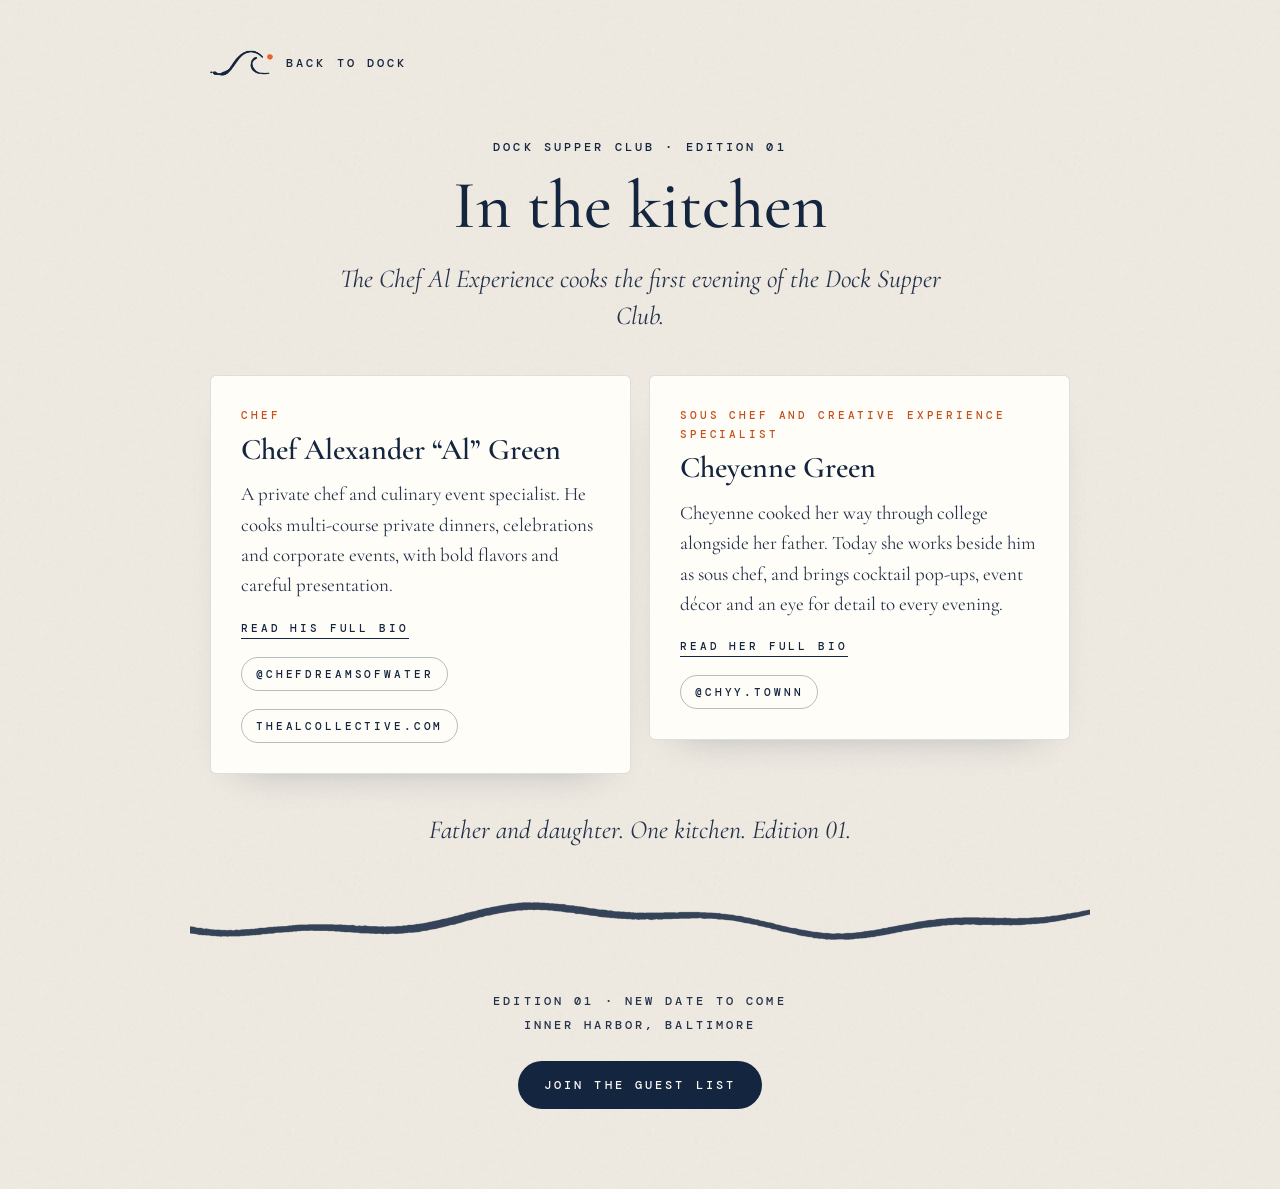
<file: kitchen.html>
<!doctype html>
<html lang="en">
<head>
<meta charset="utf-8">
<meta name="viewport" content="width=device-width, initial-scale=1">
<title>In the kitchen · Dock</title>
<meta name="description" content="Chef Al Green and Cheyenne Green of The Chef Al Experience cook Edition 01 of the Dock Supper Club at the Inner Harbor in Baltimore.">
<meta property="og:title" content="In the kitchen: Chef Al Green and Cheyenne Green">
<meta property="og:description" content="The Chef Al Experience cooks Edition 01 of the Dock Supper Club.">
<meta property="og:image" content="https://thedock.life/assets/share.jpg">
<link rel="icon" href="/assets/favicon.svg" type="image/svg+xml">
<link rel="preconnect" href="https://fonts.googleapis.com">
<link rel="preconnect" href="https://fonts.gstatic.com" crossorigin>
<link rel="stylesheet" href="https://fonts.googleapis.com/css2?family=Cormorant+Garamond:ital,wght@0,500;0,600;1,500&family=DM+Mono:wght@500&family=Pinyon+Script&display=swap">
<style>
*{box-sizing:border-box;margin:0;padding:0}
body{background:#F6F1E8 url(/assets/paper.png);background-blend-mode:multiply;color:#14253F;font-family:'Cormorant Garamond',Georgia,serif;font-variant-numeric:lining-nums;-webkit-font-smoothing:antialiased}
main{max-width:900px;margin:0 auto;padding:48px 20px 80px}
.k{font-family:'DM Mono',ui-monospace,monospace;font-weight:500;text-transform:uppercase;letter-spacing:.26em;font-size:12px}
a{color:inherit;text-underline-offset:3px}
.home{display:inline-flex;align-items:center;gap:12px;text-decoration:none}
.home svg{width:64px;height:auto}
header{margin:56px auto 40px;text-align:center;max-width:640px}
h1{font-weight:500;font-size:clamp(44px,8vw,68px);line-height:1.04;margin:16px 0 18px}
.promise{font-style:italic;font-size:clamp(22px,3vw,26px);line-height:1.45;color:#24324A}
.cook{scroll-margin-top:24px}
.cooks{display:grid;grid-template-columns:1fr 1fr;gap:18px;text-align:left;align-items:start;clear:both}
@media (max-width:720px){.cooks{grid-template-columns:1fr}}
.cook{background:#FFFDF8;border:1px solid rgba(20,37,63,.14);border-radius:6px;padding:clamp(22px,4vw,30px);box-shadow:0 18px 40px -32px rgba(20,37,63,.45)}
.cook .role{color:#C4521F;font-size:11px;line-height:1.7}
.cook h3{font-weight:600;font-size:clamp(26px,3.6vw,30px);line-height:1.15;margin:8px 0 12px}
.cook .short{font-size:19px;line-height:1.6;color:#24324A}
.cook details{margin-top:16px}
.cook summary{cursor:pointer;list-style:none;display:inline-block;font-size:11px;border-bottom:1px solid currentColor;padding-bottom:3px}
.cook summary::-webkit-details-marker{display:none}
.cook details[open] summary{opacity:.6}
.cook .full{margin-top:14px}
.cook .full p{font-size:17.5px;line-height:1.6;color:#24324A}
.cook .full p+p{margin-top:12px}
.cook .ig{display:inline-block;margin-top:18px;font-size:11px;text-decoration:none;color:#14253F;border:1px solid rgba(20,37,63,.3);border-radius:999px;padding:9px 14px}
.cook .ig:hover{border-color:#14253F}
.duo{margin-top:40px;text-align:center;font-style:italic;font-size:clamp(22px,2.8vw,26px);color:#24324A}
.divider{display:block;width:calc(100% + 40px);margin:56px -20px 0;max-height:40px;object-fit:cover;opacity:.85}
.end{margin-top:48px;text-align:center}
.end .meta{line-height:2;color:#24324A}
.end a.btn{display:inline-block;margin-top:24px;text-decoration:none;color:#FBF8F2;background:#14253F;border-radius:999px;padding:16px 26px}
</style>
</head>
<body>
<main>
  <a class="home k" href="/"><svg viewBox="-2 0 274 128" aria-hidden="true"><image href="/assets/web-stroke-navy.png" x="-2" y="0" width="274" height="128"/><image href="/assets/web-dot.png" x="-2" y="0" width="274" height="128"/></svg>Back to Dock</a>

  <header>
    <div class="k">Dock Supper Club · Edition 01</div>
    <h1>In the kitchen</h1>
    <p class="promise">The Chef Al Experience cooks the first evening of the Dock Supper Club.</p>
  </header>

  <div class="cooks">
      <article class="cook" id="al">
        <div class="k role">Chef</div>
        <h3>Chef Alexander “Al” Green</h3>
        <p class="short">A private chef and culinary event specialist. He cooks multi-course private dinners, celebrations and corporate events, with bold flavors and careful presentation.</p>
        <details><summary class="k">Read his full bio</summary><div class="full"><p>Chef Alexander “Al” Green is a distinguished private chef and culinary event specialist known for transforming memorable occasions into extraordinary dining experiences. With a passion for bold flavors, artistic presentation, and exceptional hospitality, Chef Al has built a reputation for creating culinary experiences that are as unforgettable as the people gathered around the table.</p><p>His impressive clientele includes Grammy-winning music producers, personalities from The Real Housewives, corporate professionals, and discerning hosts seeking something beyond the ordinary.</p><p>From intimate, multi-course private dinners and elegant celebrations to upscale corporate gatherings, Chef Al approaches every event with creativity, precision, and a commitment to excellence. His culinary style combines innovative flavor profiles, refined presentation, and unexpected touches that turn each course into an experience of its own.</p><p>Beyond the kitchen, Chef Al is celebrated for his engaging personality and genuine connection with his guests. He believes that exceptional dining is about more than what’s on the plate. It’s about the atmosphere, the conversation, and the memories created along the way.</p><p>Whether preparing an exclusive dinner for a handful of guests or orchestrating a sophisticated corporate event, Chef Al brings the same attention to detail, personal approach, and passion for hospitality to every occasion.</p><p>For Chef Al, great food is just the beginning. The experience is everything.</p></div></details>
        <a class="ig k" href="https://www.instagram.com/chefdreamsofwater/" target="_blank" rel="noopener">@chefdreamsofwater</a>
        <a class="ig k" href="https://thealcollective.com" target="_blank" rel="noopener">thealcollective.com</a>
      </article>
      <article class="cook" id="cheyenne">
        <div class="k role">Sous chef and creative experience specialist</div>
        <h3>Cheyenne Green</h3>
        <p class="short">Cheyenne cooked her way through college alongside her father. Today she works beside him as sous chef, and brings cocktail pop-ups, event décor and an eye for detail to every evening.</p>
        <details><summary class="k">Read her full bio</summary><div class="full"><p>For Cheyenne Green, hospitality is more than a passion—it’s a family tradition. Having cooked her way through college alongside her father, Chef Alexander “Al” Green, Cheyenne has grown into an essential part of the culinary team.</p><p>As Sous Chef, she brings fresh creativity, attention to detail, and a natural flair for hospitality to every event. Her talents extend beyond the kitchen, from crafting unique cocktail pop-up experiences to designing beautiful event décor and creating inviting atmospheres.</p><p>Blending culinary expertise with an eye for style and presentation, Cheyenne helps bring every detail of the Chef Al experience to life.</p></div></details>
        <a class="ig k" href="https://www.instagram.com/chyy.townn/" target="_blank" rel="noopener">@chyy.townn</a>
      </article>
    </div>

  <p class="duo">Father and daughter. One kitchen. Edition 01.</p>

  <img class="divider" src="/assets/horizon.png" alt="">

  <div class="end">
    <div class="k meta">Edition 01 · New date to come<br>Inner Harbor, Baltimore</div>
    <a class="btn k" href="/#join">Join the guest list</a>
  </div>
</main>
</body>
</html>
</file>
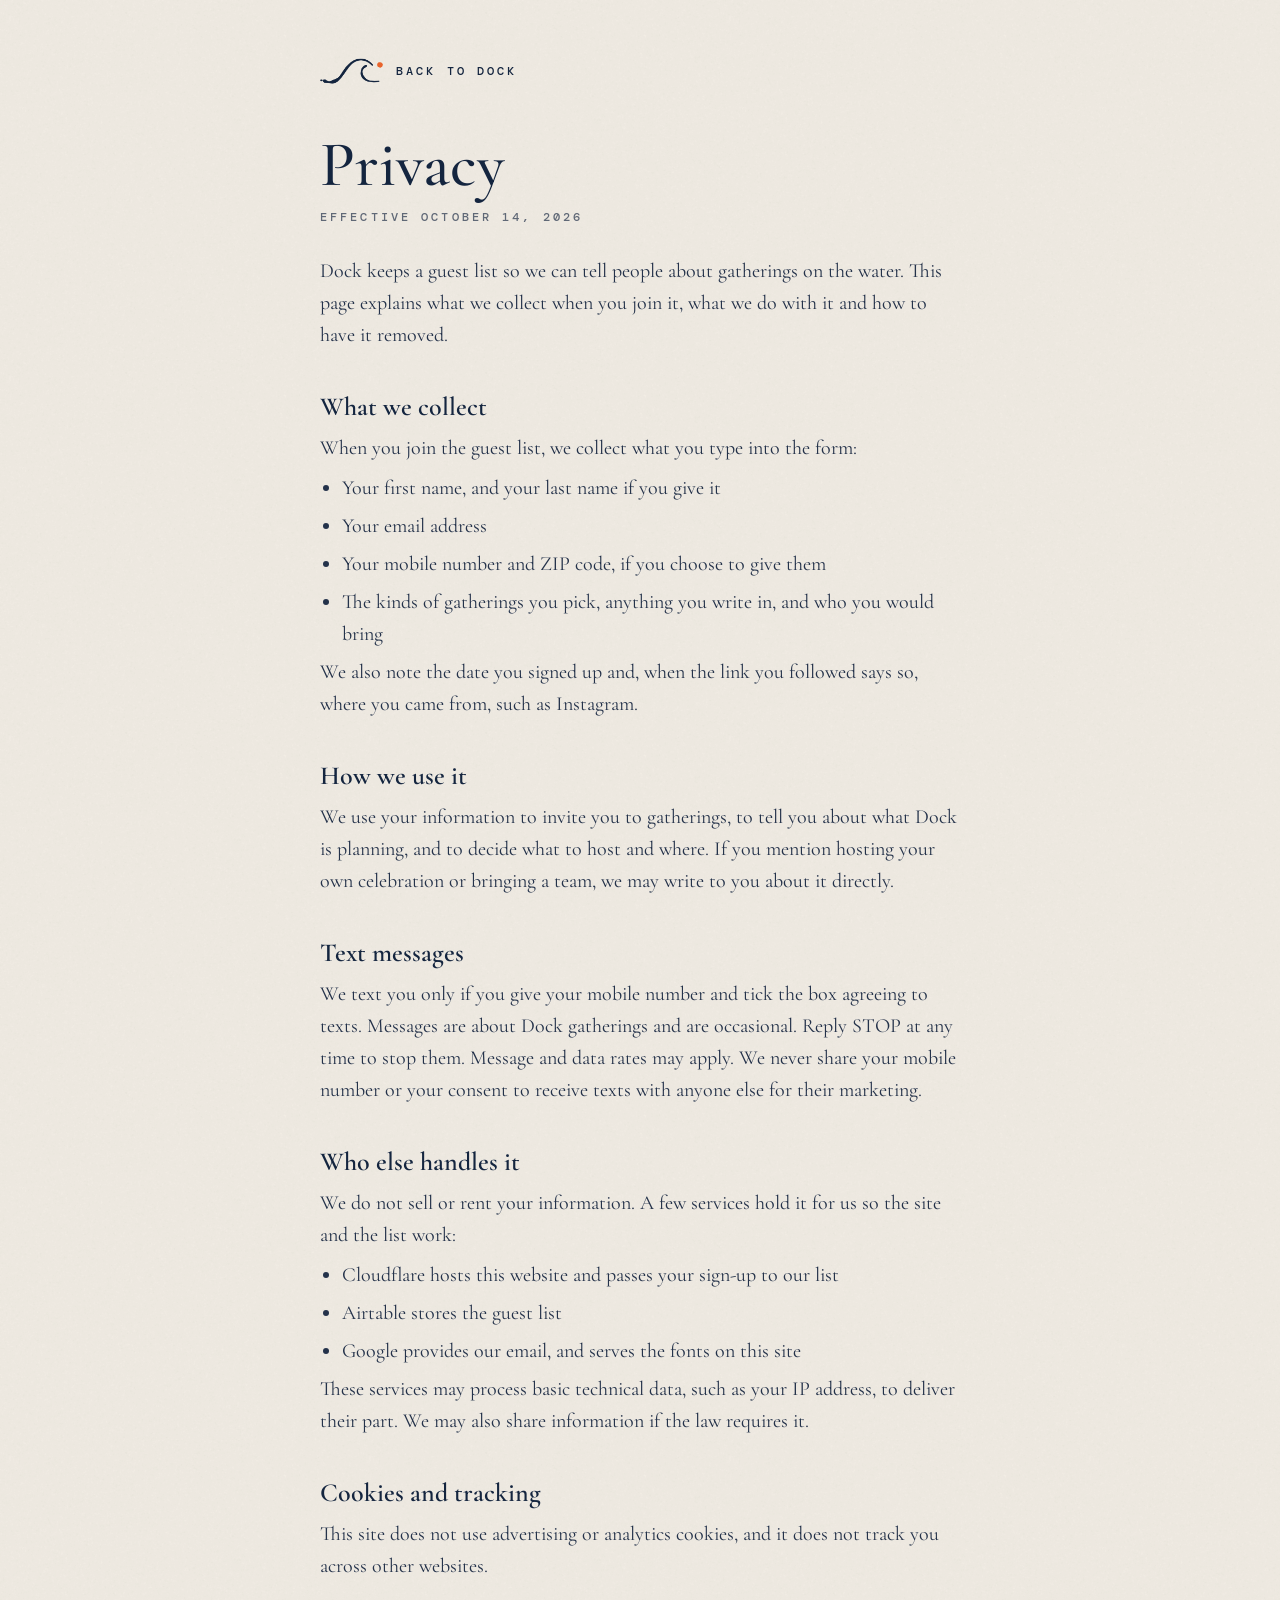
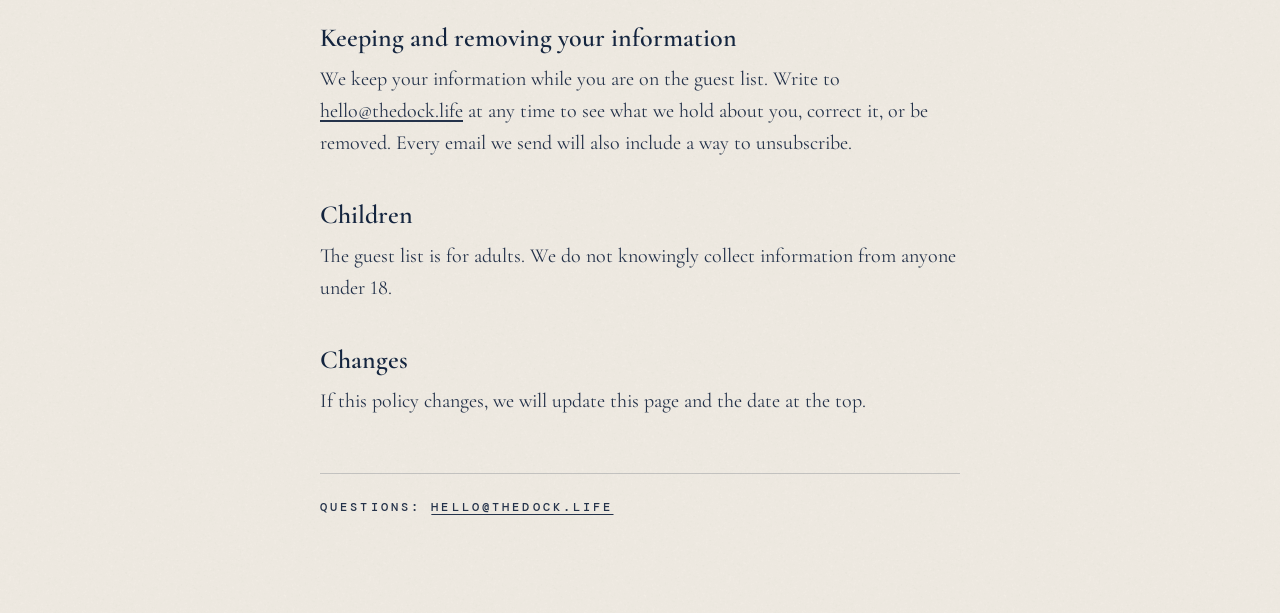
<file: privacy.html>
<!doctype html>
<html lang="en">
<head>
<meta charset="utf-8">
<meta name="viewport" content="width=device-width, initial-scale=1">
<title>Privacy · Dock</title>
<meta name="description" content="How Dock handles the information you share on thedock.life.">
<link rel="icon" href="/assets/favicon.svg" type="image/svg+xml">
<link rel="preconnect" href="https://fonts.googleapis.com">
<link rel="preconnect" href="https://fonts.gstatic.com" crossorigin>
<link rel="stylesheet" href="https://fonts.googleapis.com/css2?family=Cormorant+Garamond:ital,wght@0,500;0,600;1,500&family=DM+Mono:wght@500&display=swap">
<style>
*{box-sizing:border-box;margin:0;padding:0}
body{background:#F6F1E8 url(/assets/paper.png);background-blend-mode:multiply;color:#14253F;font-family:'Cormorant Garamond',Georgia,serif;font-variant-numeric:lining-nums;-webkit-font-smoothing:antialiased}
main{max-width:680px;margin:0 auto;padding:56px 20px 96px}
.k{font-family:'DM Mono',ui-monospace,monospace;font-weight:500;text-transform:uppercase;letter-spacing:.26em;font-size:12px}
a{color:inherit;text-underline-offset:3px}
.home{display:inline-flex;align-items:center;gap:12px;text-decoration:none}
.home svg{width:64px;height:auto}
h1{font-weight:500;font-size:clamp(44px,8vw,64px);line-height:1.05;margin:40px 0 10px}
h2{font-weight:600;font-size:26px;margin:40px 0 10px}
p,li{font-size:20px;line-height:1.6;color:#24324A}
ul{padding-left:22px;margin-top:8px}
li{margin-bottom:6px}
.date{opacity:.7;margin-bottom:28px}
footer{margin-top:56px;padding-top:24px;border-top:1px solid rgba(20,37,63,.2)}
</style>
</head>
<body>
<main>
  <a class="home k" href="/"><svg viewBox="-2 0 274 128" aria-hidden="true"><image href="/assets/web-stroke-navy.png" x="-2" y="0" width="274" height="128"/><image href="/assets/web-dot.png" x="-2" y="0" width="274" height="128"/></svg>Back to Dock</a>

  <h1>Privacy</h1>
  <p class="date k">Effective October 14, 2026</p>

  <p>Dock keeps a guest list so we can tell people about gatherings on the water. This page explains what we collect when you join it, what we do with it and how to have it removed.</p>

  <h2>What we collect</h2>
  <p>When you join the guest list, we collect what you type into the form:</p>
  <ul>
    <li>Your first name, and your last name if you give it</li>
    <li>Your email address</li>
    <li>Your mobile number and ZIP code, if you choose to give them</li>
    <li>The kinds of gatherings you pick, anything you write in, and who you would bring</li>
  </ul>
  <p>We also note the date you signed up and, when the link you followed says so, where you came from, such as Instagram.</p>

  <h2>How we use it</h2>
  <p>We use your information to invite you to gatherings, to tell you about what Dock is planning, and to decide what to host and where. If you mention hosting your own celebration or bringing a team, we may write to you about it directly.</p>

  <h2>Text messages</h2>
  <p>We text you only if you give your mobile number and tick the box agreeing to texts. Messages are about Dock gatherings and are occasional. Reply STOP at any time to stop them. Message and data rates may apply. We never share your mobile number or your consent to receive texts with anyone else for their marketing.</p>

  <h2>Who else handles it</h2>
  <p>We do not sell or rent your information. A few services hold it for us so the site and the list work:</p>
  <ul>
    <li>Cloudflare hosts this website and passes your sign-up to our list</li>
    <li>Airtable stores the guest list</li>
    <li>Google provides our email, and serves the fonts on this site</li>
  </ul>
  <p>These services may process basic technical data, such as your IP address, to deliver their part. We may also share information if the law requires it.</p>

  <h2>Cookies and tracking</h2>
  <p>This site does not use advertising or analytics cookies, and it does not track you across other websites.</p>

  <h2>Keeping and removing your information</h2>
  <p>We keep your information while you are on the guest list. Write to <a href="mailto:hello@thedock.life">hello@thedock.life</a> at any time to see what we hold about you, correct it, or be removed. Every email we send will also include a way to unsubscribe.</p>

  <h2>Children</h2>
  <p>The guest list is for adults. We do not knowingly collect information from anyone under 18.</p>

  <h2>Changes</h2>
  <p>If this policy changes, we will update this page and the date at the top.</p>

  <footer>
    <p class="k">Questions: <a href="mailto:hello@thedock.life">hello@thedock.life</a></p>
  </footer>
</main>
</body>
</html>
</file>
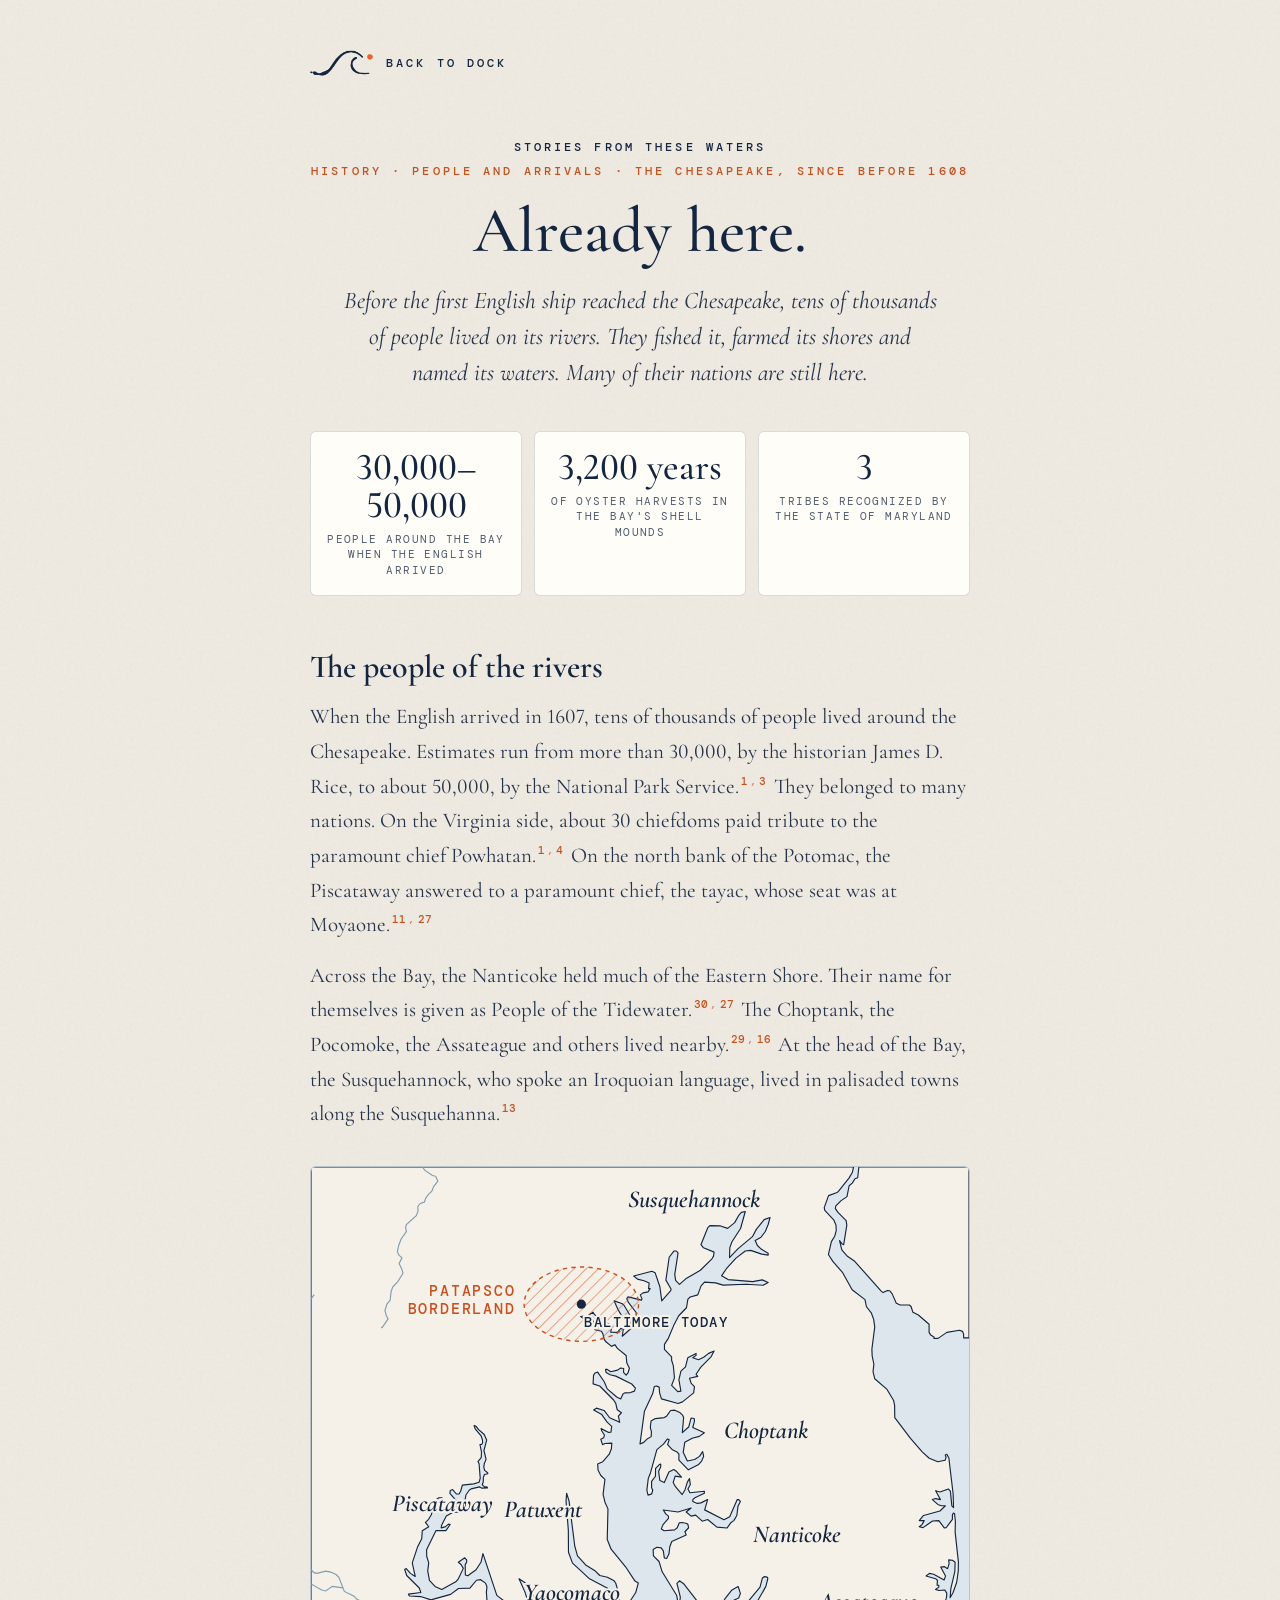
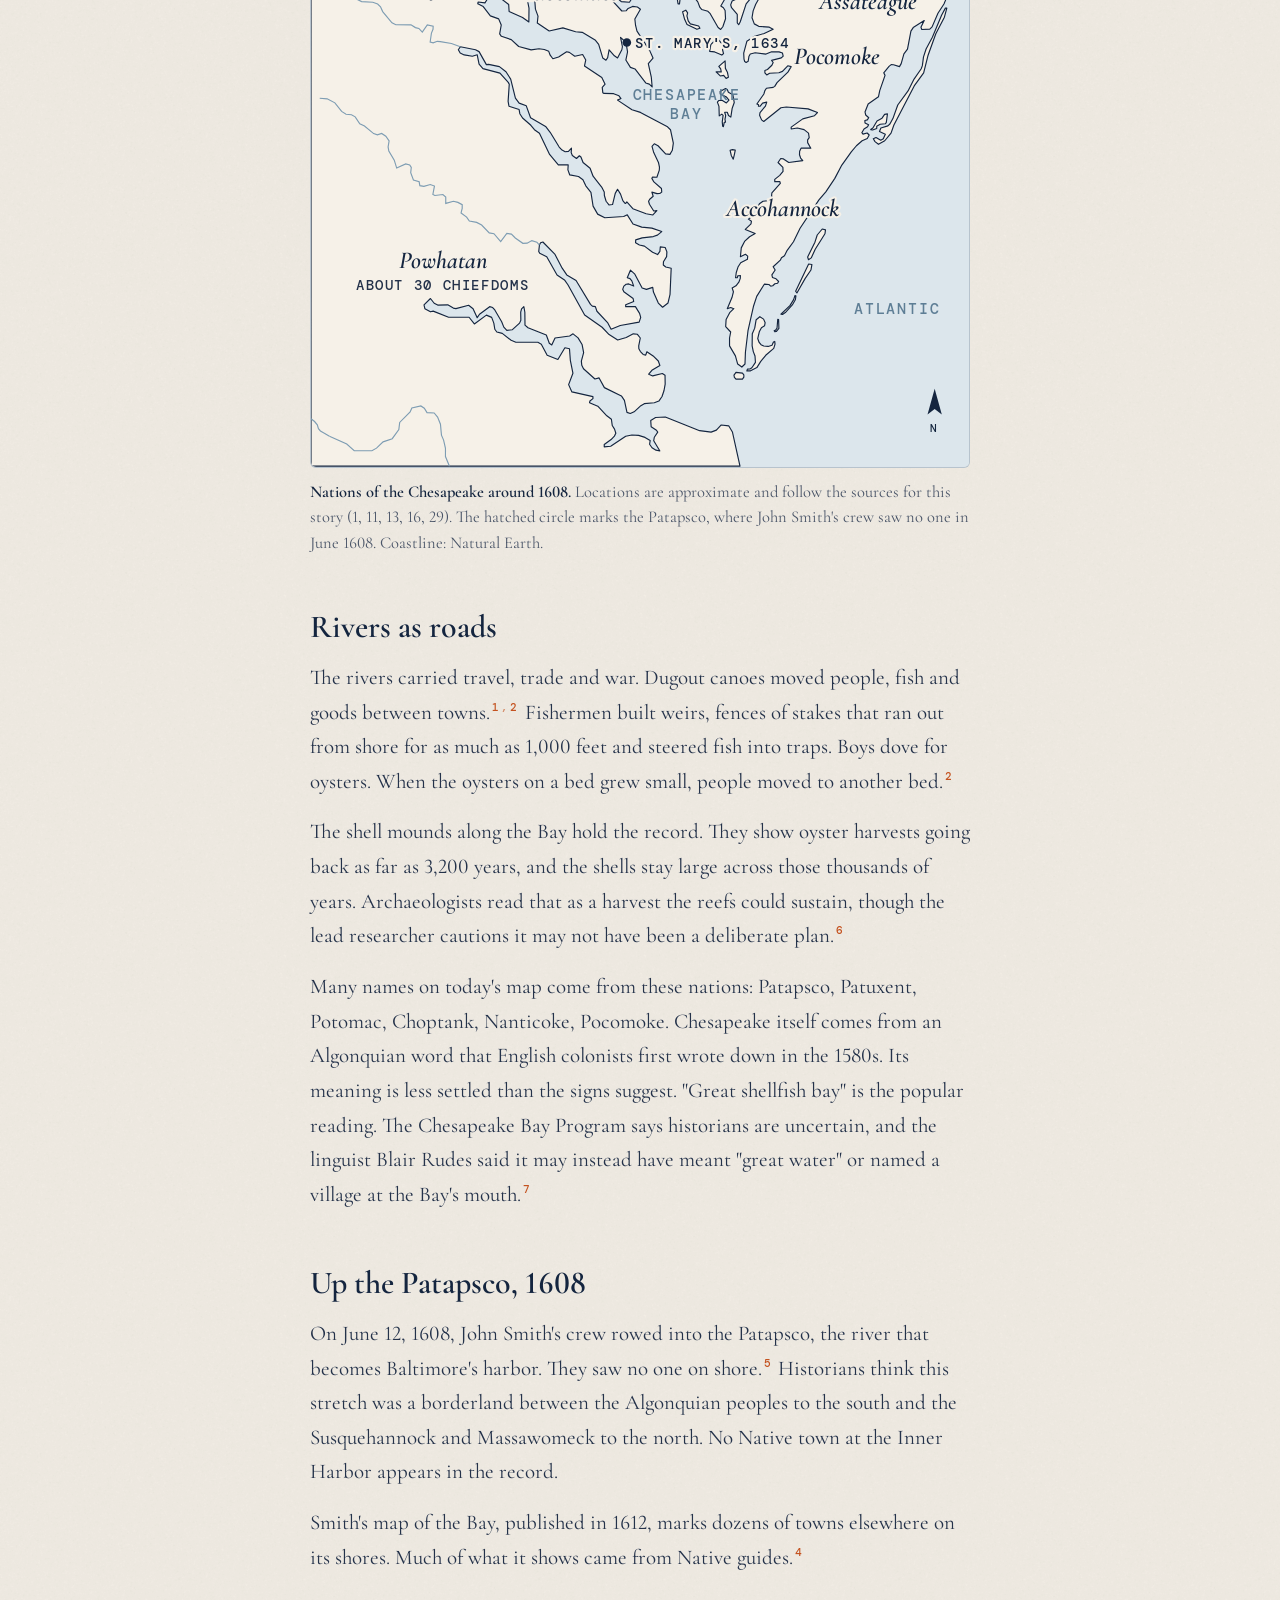
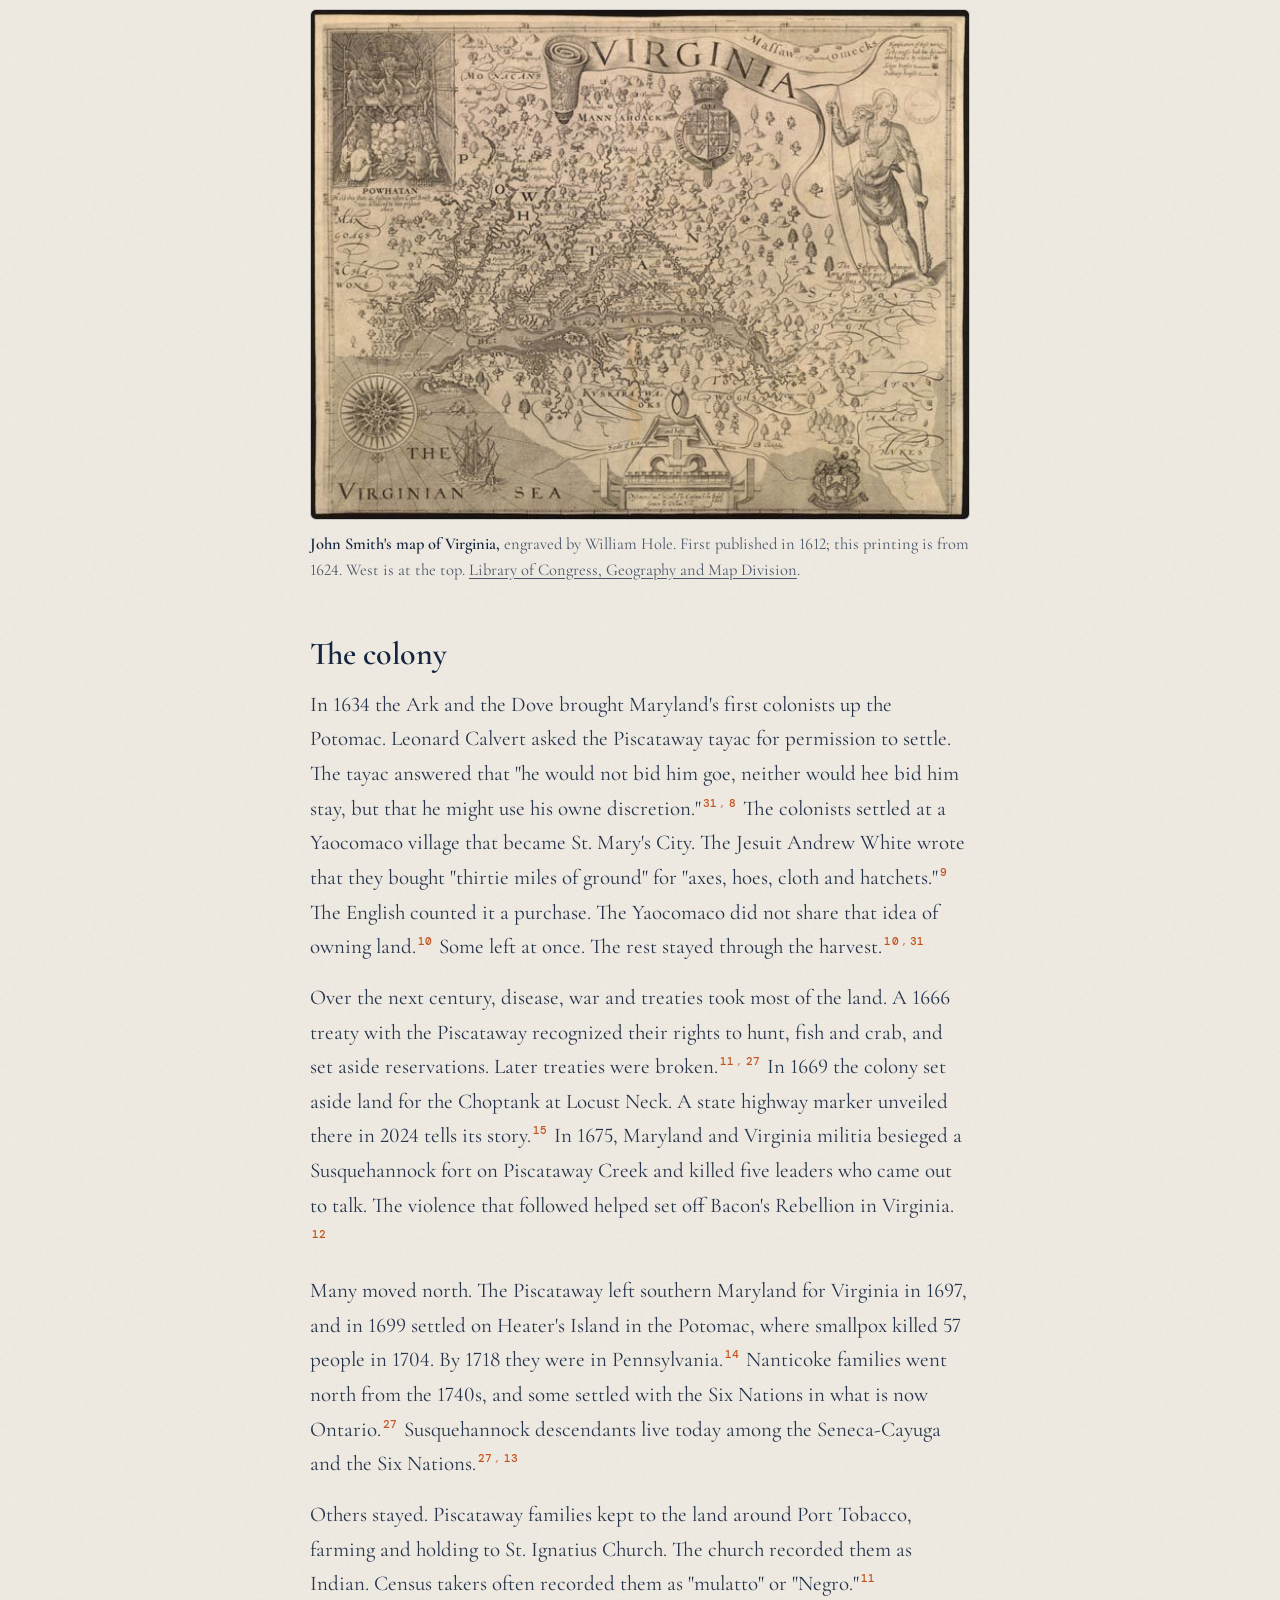
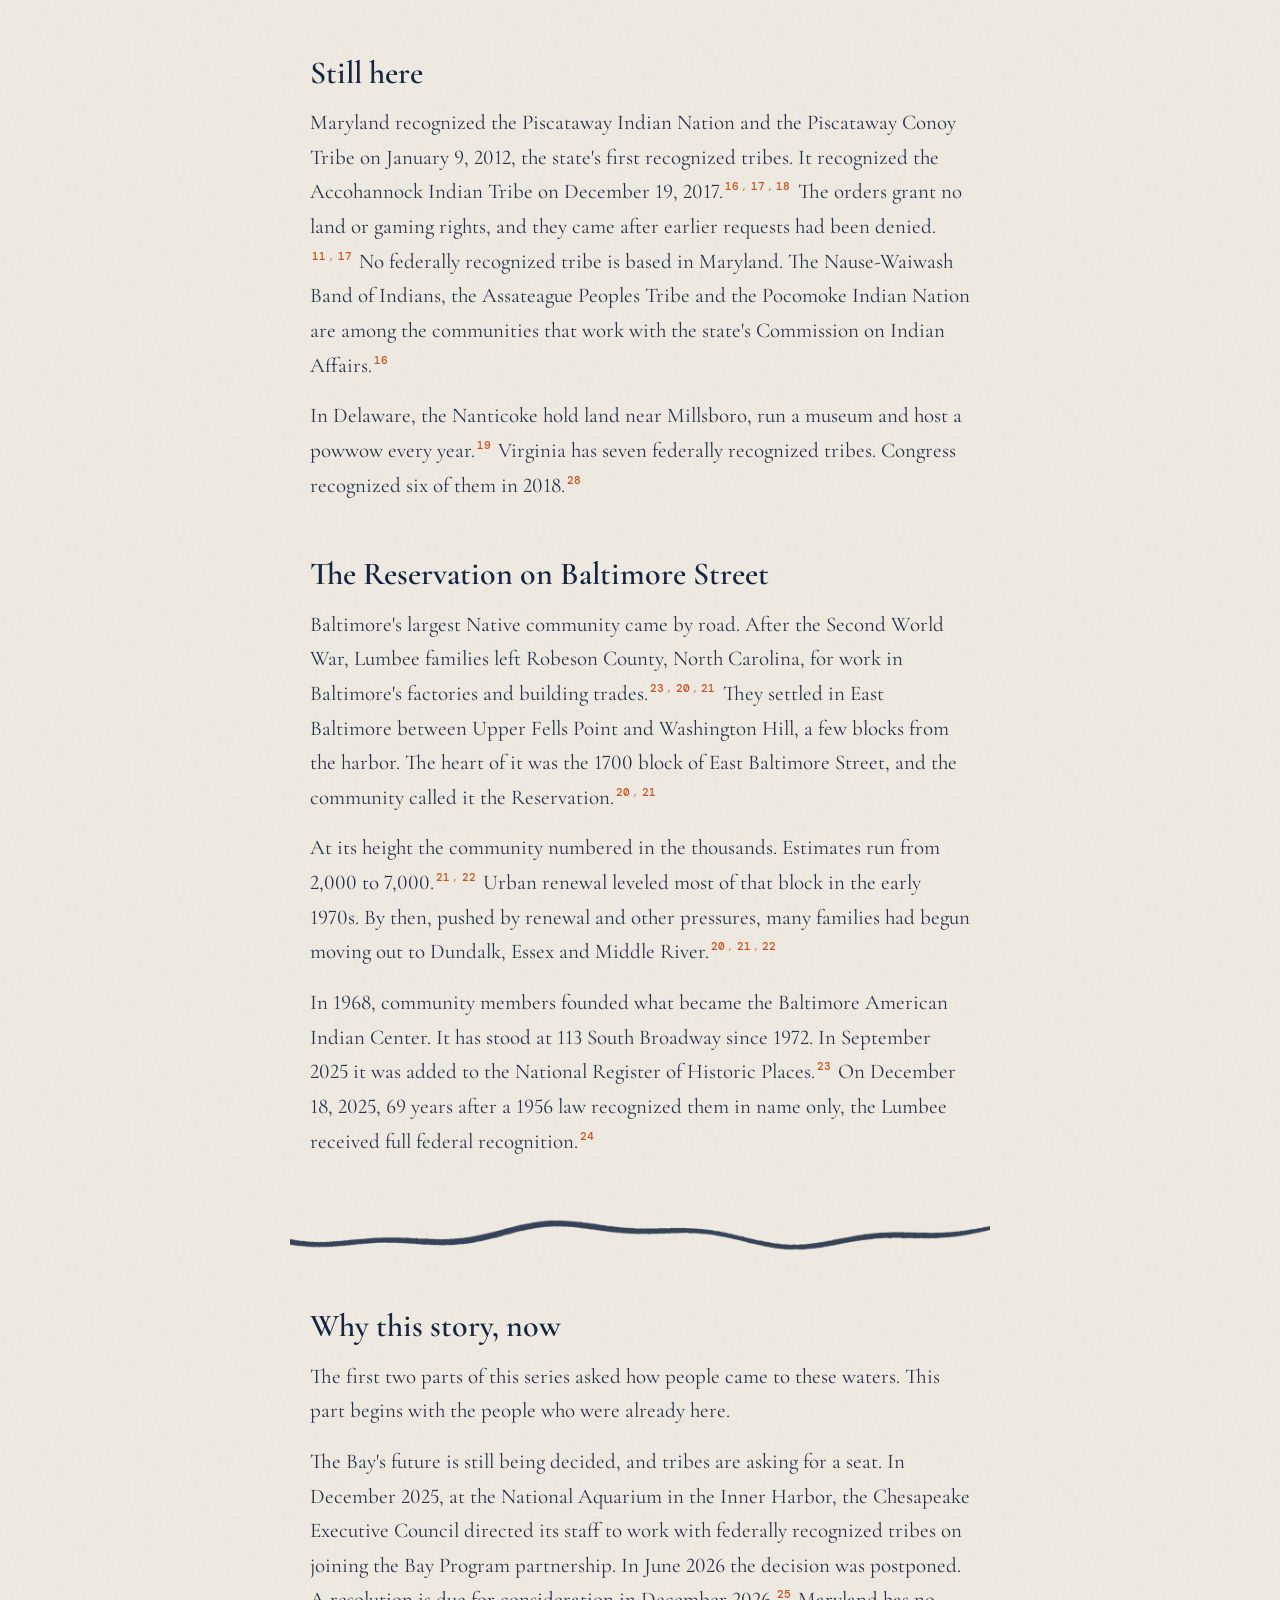
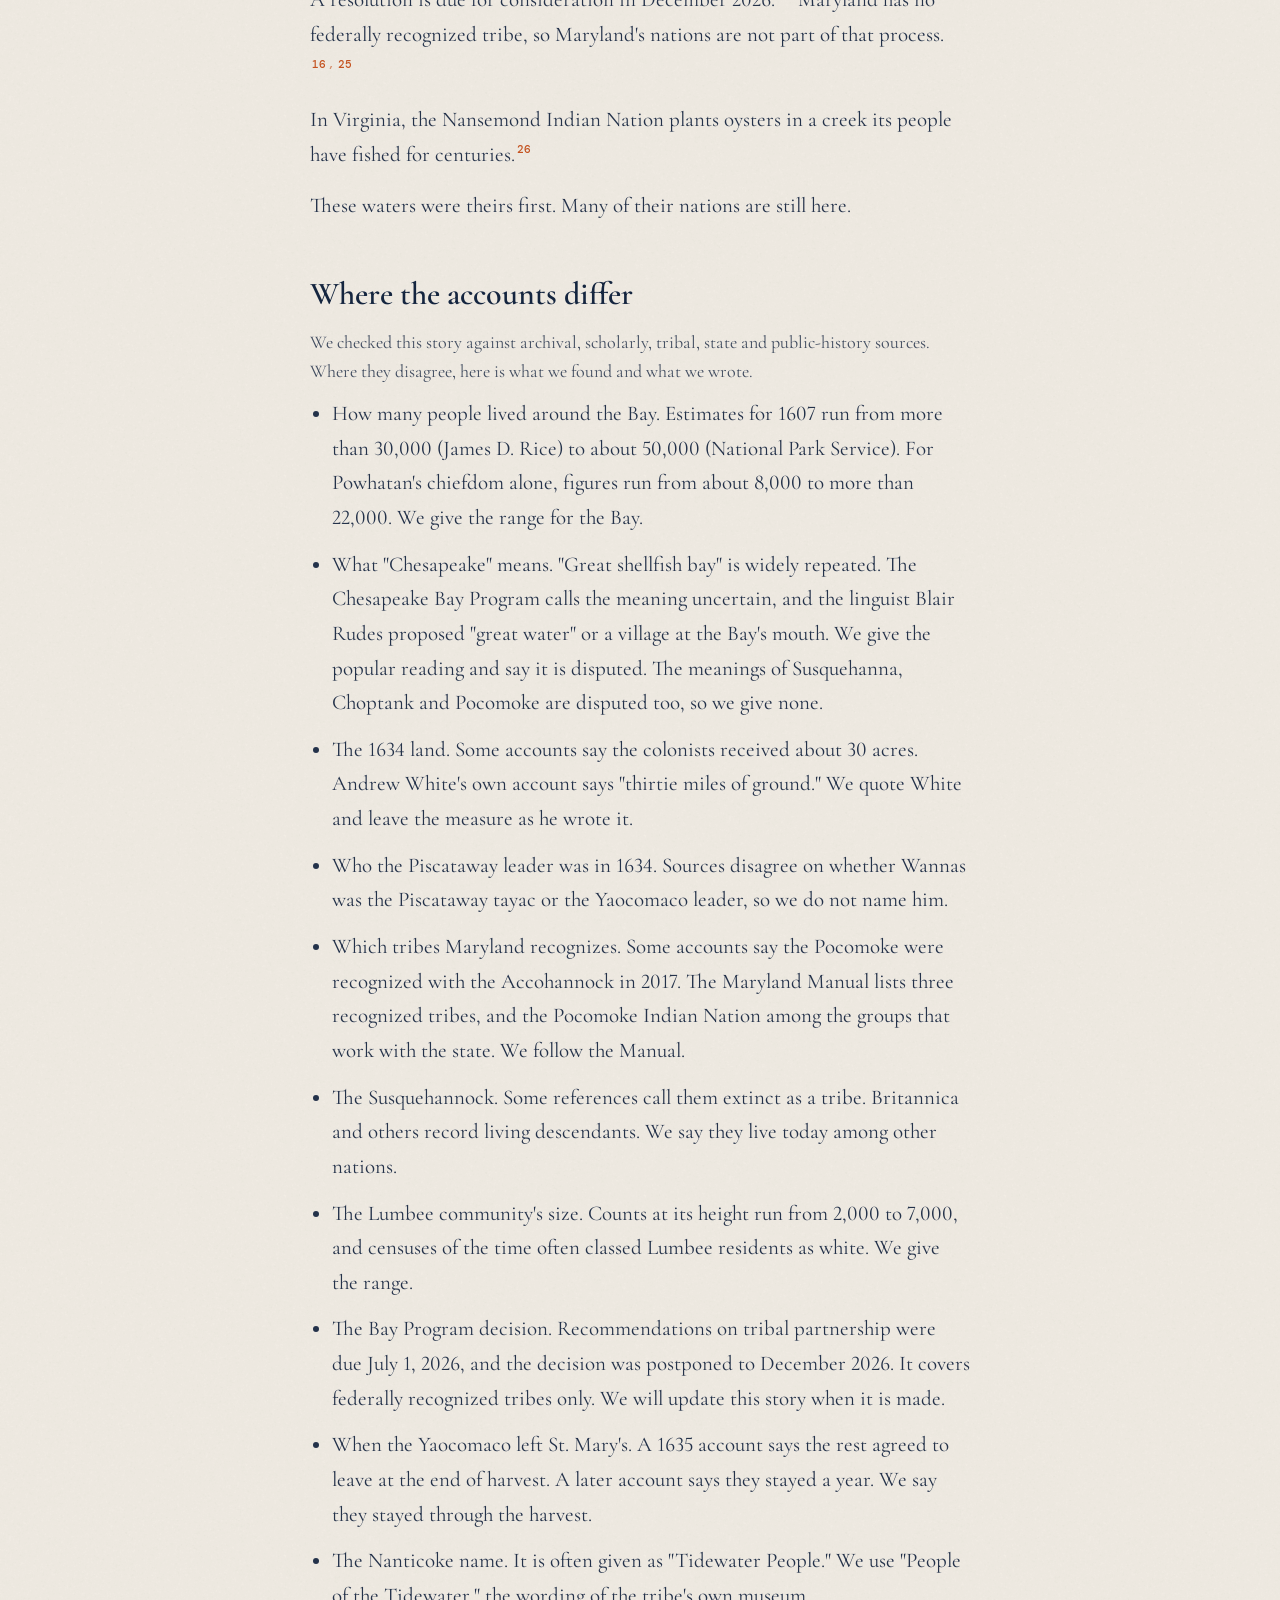
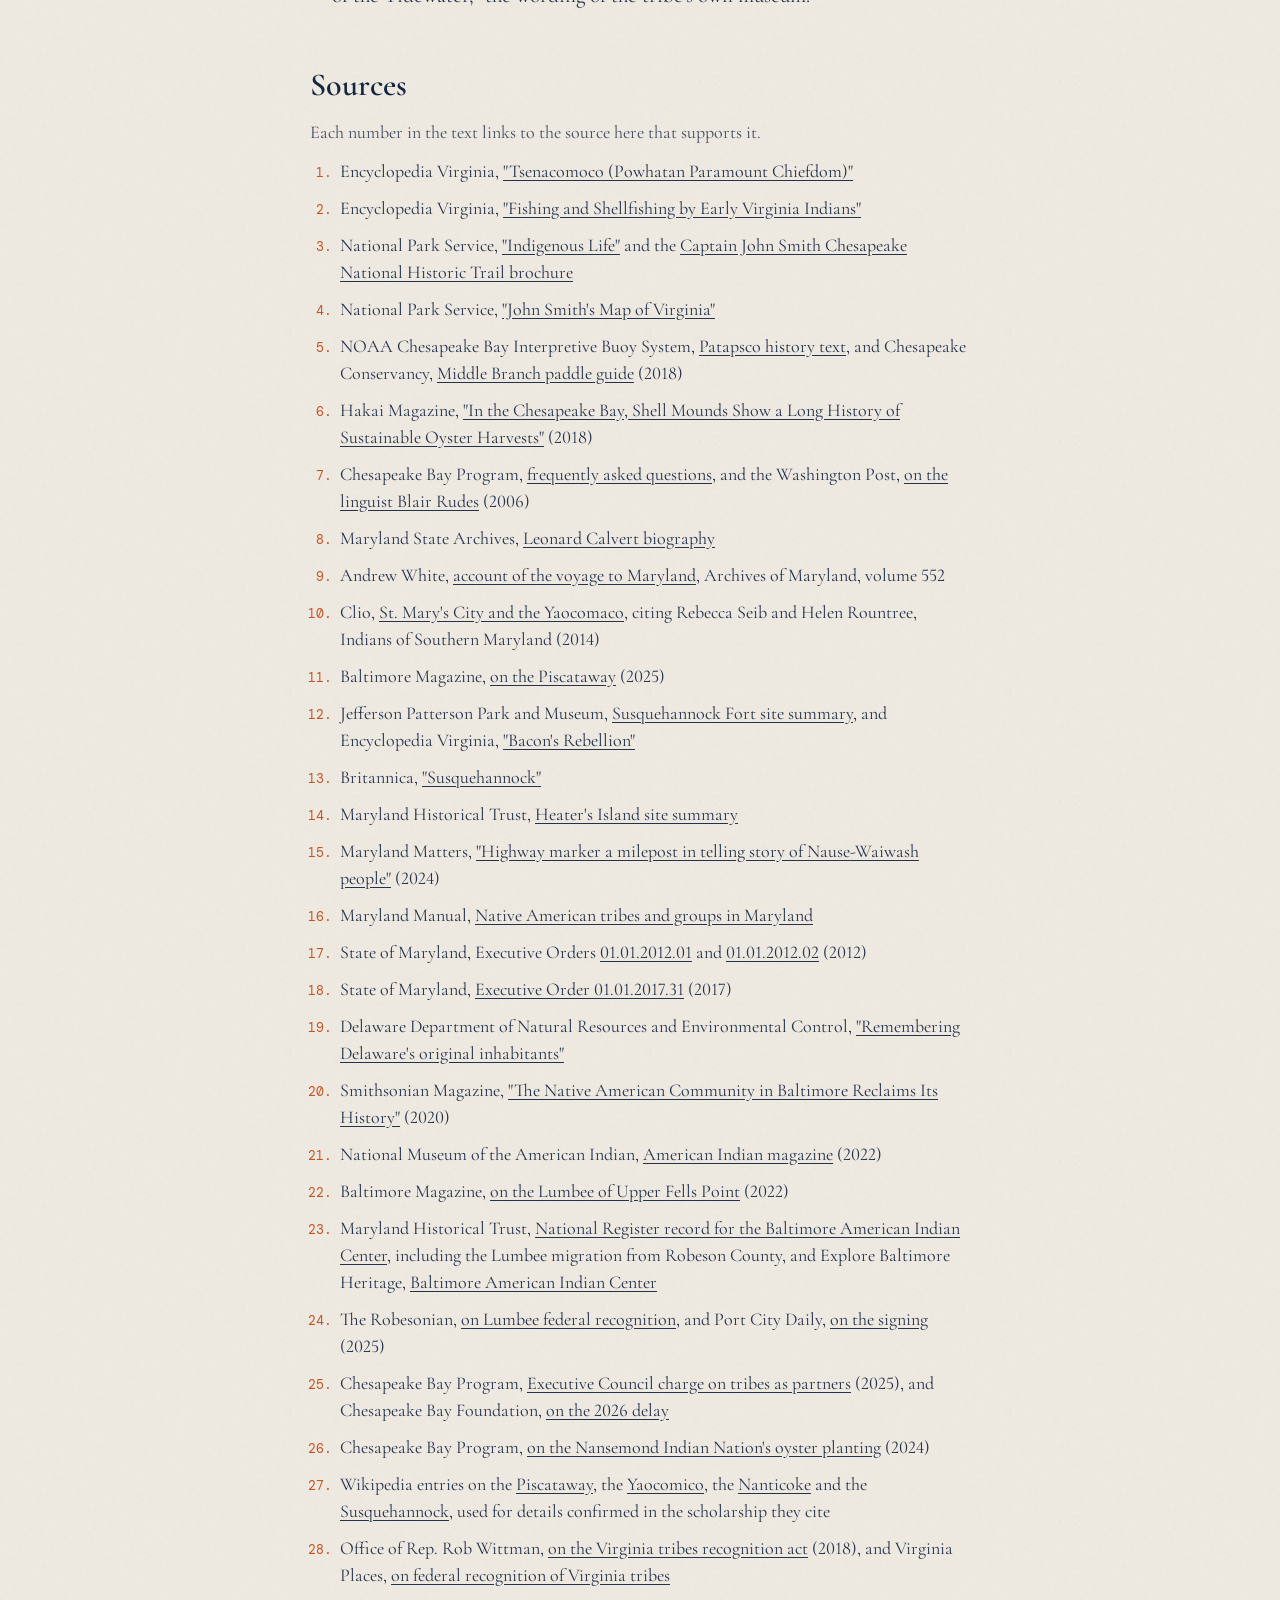
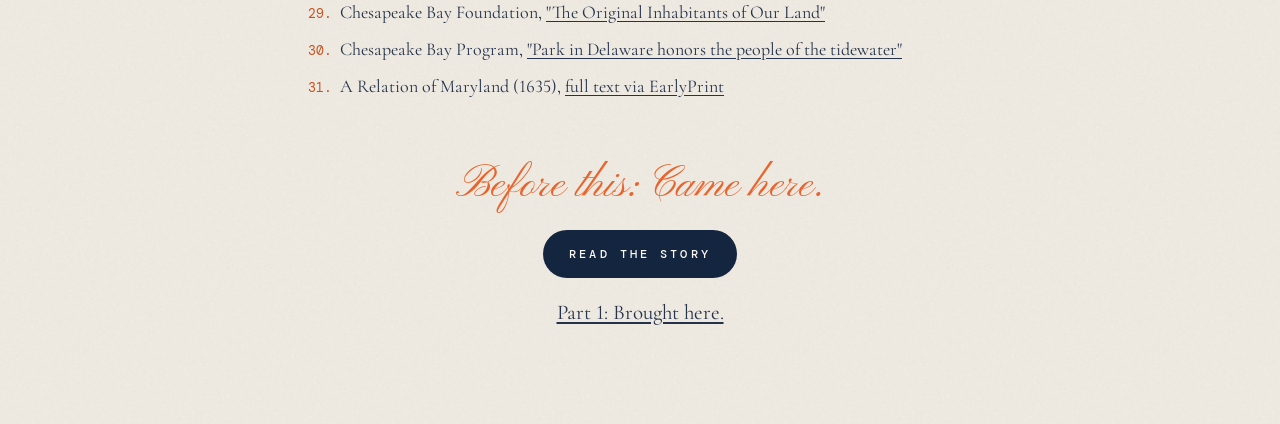
<file: stories/already-here.html>
<!doctype html>
<html lang="en">
<head>
<meta charset="utf-8">
<meta name="viewport" content="width=device-width, initial-scale=1">
<title>Already here. · Dock</title>
<meta name="description" content="Before the first English ship reached the Chesapeake, tens of thousands of people lived on its rivers. Many of their nations are still here.">
<meta property="og:title" content="Already here.">
<meta property="og:description" content="Before the first English ship reached the Chesapeake, tens of thousands of people lived on its rivers. Many of their nations are still here.">
<meta property="og:image" content="https://thedock.life/assets/share.jpg">
<link rel="icon" href="/assets/favicon.svg" type="image/svg+xml">
<link rel="preconnect" href="https://fonts.googleapis.com">
<link rel="preconnect" href="https://fonts.gstatic.com" crossorigin>
<link rel="stylesheet" href="https://fonts.googleapis.com/css2?family=Cormorant+Garamond:ital,wght@0,500;0,600;1,500&family=DM+Mono:wght@500&family=Pinyon+Script&display=swap">
<style>
*{box-sizing:border-box;margin:0;padding:0}
body{background:#F6F1E8 url(/assets/paper.png);background-blend-mode:multiply;color:#14253F;font-family:'Cormorant Garamond',Georgia,serif;font-variant-numeric:lining-nums;-webkit-font-smoothing:antialiased}
main{max-width:700px;margin:0 auto;padding:48px 20px 80px}
.k{font-family:'DM Mono',ui-monospace,monospace;font-weight:500;text-transform:uppercase;letter-spacing:.26em;font-size:12px}
a{color:inherit;text-underline-offset:3px}
.home{display:inline-flex;align-items:center;gap:12px;text-decoration:none}
.home svg{width:64px;height:auto}
header.story{margin:56px 0 40px;text-align:center}
h1{font-weight:500;font-size:clamp(40px,7.5vw,64px);line-height:1.06;margin:18px 0 18px}
.dek{font-style:italic;font-size:clamp(21px,2.6vw,24px);line-height:1.5;color:#24324A;max-width:600px;margin:0 auto}
.byline{margin-top:22px;opacity:.7}
h2{font-weight:600;font-size:clamp(26px,3.6vw,32px);line-height:1.2;margin:52px 0 14px}
p,li{font-size:21px;line-height:1.65;color:#24324A}
p+p{margin-top:16px}
.facts{margin:26px 0 8px;display:grid;grid-template-columns:repeat(3,1fr);gap:12px}
.facts div{background:#FFFDF8;border:1px solid rgba(20,37,63,.16);border-radius:6px;padding:16px 12px;text-align:center}
.facts b{display:block;font-weight:500;font-size:clamp(28px,5vw,38px);line-height:1;color:#14253F}
.facts span{display:block;margin-top:8px;font-family:'DM Mono',monospace;font-size:10.5px;letter-spacing:.14em;text-transform:uppercase;opacity:.75;line-height:1.5}
@media (max-width:520px){.facts{grid-template-columns:1fr 1fr}.facts div:last-child{grid-column:1/-1}}
blockquote{margin:34px 0;padding:6px 0 6px 22px;border-left:2px solid #E8642C}
blockquote p{font-style:italic;font-size:clamp(23px,3vw,27px);line-height:1.45;color:#14253F}
blockquote cite{display:block;margin-top:12px;font-style:normal}
.divider{display:block;width:calc(100% + 40px);margin:56px -20px 0;max-height:40px;object-fit:cover;opacity:.85}
.now{margin-top:8px}
.differ li{margin-bottom:12px}
.differ{padding-left:22px;margin-top:10px}
.sources{padding-left:22px;margin-top:10px}
.sources li{font-size:18px;line-height:1.5;margin-bottom:10px}
.note{font-size:18px;opacity:.85}
.end{margin-top:64px;text-align:center}
.end .sc{font-family:'Pinyon Script',cursive;color:#E8642C;font-size:44px;line-height:1}
.end a.btn{display:inline-block;margin-top:22px;text-decoration:none;color:#FBF8F2;background:#14253F;border-radius:999px;padding:16px 26px}
.cn{font-family:'DM Mono',ui-monospace,monospace;font-size:.5em;font-weight:500;line-height:0;vertical-align:super;letter-spacing:.02em;white-space:nowrap}
.cn a{display:inline-block;color:#C4521F;text-decoration:none;padding:6px 3px;margin:-6px -1px}
.cn a:hover,.cn a[aria-expanded="true"]{color:#14253F;text-decoration:underline}
.cn a:focus-visible{outline:2px solid #E8642C;outline-offset:1px;border-radius:2px}
.cn .sep{color:#C4521F;opacity:.6}
ol.sources{padding-left:30px}
ol.sources li{scroll-margin-top:24px;border-radius:4px;transition:background .6s ease}
ol.sources li::marker{font-family:'DM Mono',monospace;font-size:13px;color:#C4521F}
ol.sources li:target,ol.sources li.hl{background:rgba(232,100,44,.12)}
.srcback{display:inline-block;margin-left:8px;font-family:'DM Mono',monospace;font-size:11px;letter-spacing:.14em;text-transform:uppercase;text-decoration:none;color:#C4521F}
.pop{position:absolute;z-index:20;width:min(360px,calc(100vw - 32px));background:#FFFDF8;border:1px solid rgba(20,37,63,.18);border-radius:8px;box-shadow:0 22px 50px -24px rgba(20,37,63,.55);padding:18px 18px 16px;opacity:0;transform:translateY(4px);transition:opacity .18s ease,transform .18s ease}
.pop.on{opacity:1;transform:none}
.pop .ph{display:flex;justify-content:space-between;align-items:center;margin-bottom:8px}
.pop .pk{font-family:'DM Mono',monospace;font-size:11px;letter-spacing:.2em;text-transform:uppercase;color:#C4521F}
.pop .px{border:0;background:none;font-size:24px;line-height:1;color:#14253F;cursor:pointer;padding:2px 6px;margin:-6px -6px 0 0}
.pop .pb{font-size:18px;line-height:1.5;color:#24324A}
.pop .pb a{color:#14253F}
.pop .pall{display:inline-block;margin-top:12px;font-family:'DM Mono',monospace;font-size:11px;letter-spacing:.16em;text-transform:uppercase;color:#14253F}
@media (max-width:640px){
.pop{position:fixed;left:0!important;right:0;bottom:0;top:auto!important;width:auto;border-radius:14px 14px 0 0;padding:20px 20px calc(22px + env(safe-area-inset-bottom));transform:translateY(100%);box-shadow:0 -18px 40px -20px rgba(20,37,63,.45)}
.pop.on{transform:none}
.pop::before{content:"";display:block;width:40px;height:4px;border-radius:2px;background:rgba(20,37,63,.2);margin:-8px auto 12px}
}
</style>
<link rel="stylesheet" href="/assets/figures.css">
</head>
<body>
<main>
  <a class="home k" href="/"><svg viewBox="-2 0 274 128" aria-hidden="true"><image href="/assets/web-stroke-navy.png" x="-2" y="0" width="274" height="128"/><image href="/assets/web-dot.png" x="-2" y="0" width="274" height="128"/></svg>Back to Dock</a>

  <header class="story">
    <div class="k"><a href="/stories/" style="text-decoration:none">Stories from these waters</a><br><span style="display:inline-block;margin-top:8px;color:#C4521F">History · People and arrivals · The Chesapeake, since before 1608</span></div>
    <h1>Already here.</h1>
    <p class="dek">Before the first English ship reached the Chesapeake, tens of thousands of people lived on its rivers. They fished it, farmed its shores and named its waters. Many of their nations are still here.</p>
  </header>

  <div class="facts">
    <div><b>30,000–50,000</b><span>people around the Bay when the English arrived</span></div>
    <div><b>3,200 years</b><span>of oyster harvests in the Bay's shell mounds</span></div>
    <div><b>3</b><span>tribes recognized by the State of Maryland</span></div>
  </div>

  <h2>The people of the rivers</h2>
  <p>When the English arrived in 1607, tens of thousands of people lived around the Chesapeake. Estimates run from more than 30,000, by the historian James D. Rice, to about 50,000, by the National Park Service.&#8288;<sup class="cn"><a href="#src-1" data-src="1" aria-label="Source 1" aria-expanded="false">1</a><span class="sep">,</span><a href="#src-3" data-src="3" aria-label="Source 3" aria-expanded="false">3</a></sup> They belonged to many nations. On the Virginia side, about 30 chiefdoms paid tribute to the paramount chief Powhatan.&#8288;<sup class="cn"><a href="#src-1" data-src="1" aria-label="Source 1" aria-expanded="false">1</a><span class="sep">,</span><a href="#src-4" data-src="4" aria-label="Source 4" aria-expanded="false">4</a></sup> On the north bank of the Potomac, the Piscataway answered to a paramount chief, the tayac, whose seat was at Moyaone.&#8288;<sup class="cn"><a href="#src-11" data-src="11" aria-label="Source 11" aria-expanded="false">11</a><span class="sep">,</span><a href="#src-27" data-src="27" aria-label="Source 27" aria-expanded="false">27</a></sup></p>
  <p>Across the Bay, the Nanticoke held much of the Eastern Shore. Their name for themselves is given as People of the Tidewater.&#8288;<sup class="cn"><a href="#src-30" data-src="30" aria-label="Source 30" aria-expanded="false">30</a><span class="sep">,</span><a href="#src-27" data-src="27" aria-label="Source 27" aria-expanded="false">27</a></sup> The Choptank, the Pocomoke, the Assateague and others lived nearby.&#8288;<sup class="cn"><a href="#src-29" data-src="29" aria-label="Source 29" aria-expanded="false">29</a><span class="sep">,</span><a href="#src-16" data-src="16" aria-label="Source 16" aria-expanded="false">16</a></sup> At the head of the Bay, the Susquehannock, who spoke an Iroquoian language, lived in palisaded towns along the Susquehanna.&#8288;<sup class="cn"><a href="#src-13" data-src="13" aria-label="Source 13" aria-expanded="false">13</a></sup></p>


  <figure class="dfig map"><svg viewBox="0 0 460 629" role="img" aria-labelledby="mapbay-t mapbay-d" xmlns="http://www.w3.org/2000/svg"><title id="mapbay-t">Nations of the Chesapeake around 1608</title><desc id="mapbay-d">Map of the Chesapeake Bay showing the approximate homelands of the Susquehannock at the head of the Bay, the Piscataway on the north bank of the Potomac, the Patuxent, the Yaocomaco at St. Mary's, the Nanticoke, Choptank and Pocomoke on the Eastern Shore, the Assateague on the Atlantic side, the Accohannock on Virginia's Eastern Shore, and the Powhatan chiefdom in Virginia. The Patapsco, where Baltimore now stands, is marked as a borderland where John Smith's crew saw no one in 1608.</desc><rect width="460" height="629" fill="#DCE6EC"/><path d="M460.0,119.5 L456.3,119.5 L456.2,116.7 L455.5,114.9 L453.3,114.1 L444.5,115.6 L438.4,119.8 L435.5,119.9 L435.7,119.0 L433.3,117.5 L432.1,115.6 L432.1,109.9 L424.6,103.5 L420.8,101.6 L419.5,97.5 L418.3,96.5 L411.9,96.5 L409.2,95.2 L406.3,88.7 L404.6,86.5 L403.0,86.3 L399.9,87.8 L398.6,86.8 L380.1,65.9 L375.0,62.4 L371.1,58.0 L369.5,51.4 L371.1,53.6 L372.4,54.3 L374.6,40.6 L374.1,37.5 L368.4,31.7 L366.6,29.1 L366.8,27.4 L370.4,23.7 L374.7,20.7 L376.2,13.1 L378.4,11.3 L380.3,8.2 L382.2,7.5 L383.0,0.0 L460.0,0.0 L460.0,119.5 Z M378.4,3.9 L376.2,7.6 L368.7,17.0 L367.8,17.8 L361.8,20.0 L358.8,28.4 L359.2,30.3 L365.4,36.9 L367.0,40.6 L367.2,44.5 L366.1,48.4 L363.8,52.2 L361.7,61.2 L364.8,66.0 L371.7,73.9 L378.3,85.8 L387.3,92.7 L388.3,97.7 L391.8,102.2 L393.4,106.7 L394.1,111.9 L392.1,127.4 L392.3,132.0 L393.5,137.9 L392.9,143.1 L394.1,148.0 L402.7,155.5 L407.3,163.2 L408.0,166.6 L408.1,175.2 L419.1,189.7 L427.3,199.1 L432.2,203.6 L438.2,206.1 L443.3,205.0 L444.0,202.9 L443.4,201.3 L444.5,200.8 L445.9,203.3 L448.9,228.4 L449.2,238.1 L448.0,236.9 L447.0,226.6 L445.5,225.1 L439.8,227.2 L436.7,226.3 L440.0,232.5 L436.7,231.8 L434.4,232.5 L438.2,235.9 L440.6,236.8 L443.5,236.8 L439.7,240.5 L428.2,243.6 L425.2,247.2 L428.7,247.2 L427.1,250.0 L425.2,251.5 L427.9,252.1 L434.5,247.5 L438.9,247.2 L442.7,252.3 L444.0,252.2 L448.4,246.4 L448.4,243.3 L449.1,241.9 L449.9,242.4 L450.5,247.9 L450.3,255.1 L452.6,276.2 L452.5,282.3 L451.4,290.3 L448.8,297.6 L446.8,301.1 L447.3,294.8 L450.1,282.8 L450.3,276.3 L448.5,274.9 L445.8,274.7 L446.1,277.5 L445.0,280.8 L442.9,279.4 L440.2,279.7 L443.6,286.0 L442.6,288.7 L435.3,284.7 L432.3,284.1 L430.0,285.9 L436.6,287.8 L437.9,288.9 L437.7,292.4 L438.9,292.4 L438.9,293.7 L436.6,295.3 L439.0,296.1 L443.1,295.7 L444.5,298.1 L444.2,301.4 L442.5,305.5 L438.3,312.0 L434.2,321.5 L432.6,323.1 L427.0,323.3 L426.4,321.7 L428.7,317.1 L421.0,322.0 L419.4,324.5 L417.0,337.0 L414.5,340.4 L412.6,347.2 L411.4,349.3 L407.2,348.0 L405.6,347.9 L404.1,349.1 L400.4,353.6 L401.3,355.4 L397.6,366.1 L396.7,370.4 L389.5,375.4 L387.3,381.0 L387.8,383.1 L389.9,385.0 L388.9,386.5 L387.2,387.0 L387.3,388.7 L389.8,389.9 L389.1,391.3 L386.6,392.9 L385.1,395.5 L385.9,396.5 L388.8,395.7 L390.2,397.1 L388.9,399.5 L385.3,401.1 L381.3,404.6 L377.7,408.9 L371.1,418.1 L366.2,427.4 L359.9,436.8 L355.1,442.4 L341.9,462.3 L337.3,471.7 L332.9,477.7 L331.0,481.5 L328.9,482.9 L328.1,484.6 L323.1,489.2 L324.5,491.5 L322.2,494.9 L322.6,496.7 L325.1,497.6 L326.9,499.5 L326.2,500.7 L324.3,501.1 L322.8,502.5 L321.4,502.7 L320.1,501.6 L317.0,501.3 L311.6,509.9 L309.4,516.6 L305.5,533.9 L303.7,549.0 L303.4,557.2 L301.2,559.3 L298.3,557.2 L296.7,551.5 L292.6,544.5 L292.6,539.0 L293.4,534.8 L289.9,531.0 L290.2,526.0 L292.7,521.3 L295.6,518.5 L293.4,517.7 L291.0,518.5 L294.3,510.7 L295.3,506.7 L294.4,504.0 L297.1,502.5 L299.1,500.0 L300.1,497.3 L300.2,495.3 L298.4,495.5 L298.0,496.9 L296.8,496.9 L297.3,493.2 L298.5,489.4 L300.4,486.4 L305.1,484.0 L305.3,481.8 L303.7,480.5 L300.2,482.2 L300.8,476.0 L303.1,471.5 L306.6,468.2 L310.5,466.0 L303.6,463.1 L307.6,459.2 L307.9,457.4 L305.8,455.9 L308.7,453.9 L312.4,453.0 L314.2,451.8 L311.7,448.6 L313.5,445.2 L316.0,443.4 L323.1,442.6 L322.0,439.4 L322.2,437.5 L328.1,430.9 L327.8,429.7 L324.2,429.7 L324.2,428.1 L327.7,425.3 L330.0,422.6 L329.9,419.7 L326.5,416.3 L328.4,413.5 L330.3,413.8 L334.0,416.3 L343.8,415.0 L342.3,413.2 L341.5,410.9 L341.6,408.4 L342.6,406.3 L349.4,406.3 L347.2,402.4 L347.2,400.5 L348.3,398.9 L347.8,395.8 L344.7,393.3 L340.0,392.2 L335.7,392.9 L335.7,391.6 L343.8,385.8 L352.0,383.6 L354.1,381.4 L347.5,378.8 L332.3,377.5 L328.5,378.0 L316.5,387.6 L315.0,386.5 L313.6,383.3 L313.9,381.4 L317.7,376.9 L318.6,374.1 L315.7,374.8 L313.9,377.0 L312.8,377.0 L312.9,376.0 L311.7,375.4 L316.6,368.4 L317.3,366.1 L318.4,364.4 L323.1,363.8 L324.2,363.1 L325.8,360.5 L333.4,353.1 L335.7,349.3 L333.3,348.7 L329.6,352.6 L327.1,353.6 L320.6,353.9 L318.6,355.1 L317.3,353.6 L317.3,352.0 L319.1,351.3 L322.2,348.3 L323.1,346.4 L322.0,344.9 L328.8,343.2 L330.1,342.0 L329.6,339.8 L327.2,339.0 L322.0,338.9 L318.1,340.5 L310.5,339.6 L307.1,340.5 L306.2,342.0 L305.6,345.6 L304.2,346.4 L303.2,345.7 L302.7,344.0 L302.5,339.8 L304.7,331.6 L310.1,328.0 L316.8,326.1 L323.1,323.1 L320.4,321.7 L313.0,321.1 L309.9,319.4 L308.3,315.1 L309.1,310.3 L310.9,305.7 L318.0,293.2 L319.4,287.5 L318.9,286.7 L316.8,286.4 L315.6,287.3 L313.9,293.7 L304.2,305.4 L300.1,317.9 L299.0,320.0 L298.0,318.7 L298.0,312.8 L294.0,308.1 L293.4,306.1 L294.4,303.4 L299.0,301.3 L300.2,298.1 L298.6,293.3 L294.3,295.7 L289.6,301.5 L286.5,306.9 L288.3,308.1 L289.5,310.1 L289.8,315.8 L287.9,321.4 L286.4,323.3 L284.6,321.9 L279.1,312.3 L277.5,310.6 L273.1,309.3 L271.9,307.9 L270.4,304.0 L260.5,291.3 L257.6,289.3 L255.8,291.1 L258.2,300.7 L257.6,305.4 L256.6,305.4 L255.7,299.6 L245.5,283.0 L243.3,275.8 L239.4,271.9 L239.2,267.4 L241.8,265.8 L244.8,266.3 L246.3,268.3 L247.0,273.3 L248.6,273.7 L250.2,270.6 L250.9,265.3 L252.2,261.8 L262.3,257.2 L261.4,255.0 L264.0,252.2 L263.5,249.9 L262.7,249.2 L259.5,248.5 L257.5,248.7 L256.0,252.2 L254.2,253.7 L246.9,254.3 L244.9,253.0 L246.1,250.0 L249.9,245.6 L249.9,244.1 L248.0,242.5 L246.3,239.8 L256.6,241.2 L265.7,238.4 L262.3,241.2 L265.7,244.1 L268.9,243.4 L273.5,247.6 L277.3,246.4 L283.8,251.8 L290.8,252.4 L293.7,248.5 L295.6,247.2 L297.7,243.6 L298.5,237.1 L300.2,233.8 L299.0,232.5 L298.0,232.5 L292.7,244.5 L288.7,246.6 L275.2,239.7 L277.3,232.5 L272.6,234.8 L270.1,235.2 L266.9,233.8 L266.9,232.5 L268.4,231.2 L275.0,228.1 L275.0,226.7 L264.9,227.7 L263.5,225.1 L265.2,222.0 L264.6,217.8 L263.1,220.3 L261.5,225.6 L259.5,229.0 L254.8,223.5 L253.2,220.5 L254.6,216.1 L259.0,216.8 L255.6,212.9 L253.6,211.5 L250.2,213.2 L247.0,220.6 L243.9,219.2 L243.0,212.9 L244.5,209.5 L244.5,207.6 L243.5,208.0 L240.9,210.7 L240.8,216.2 L238.1,219.8 L238.1,224.0 L238.9,226.0 L238.2,228.5 L235.6,229.4 L234.8,225.9 L235.8,217.7 L237.3,213.9 L241.8,197.6 L246.4,193.7 L249.2,190.1 L250.4,190.7 L249.3,194.1 L252.7,197.7 L255.8,199.2 L257.2,200.8 L257.2,204.9 L263.8,211.7 L270.7,208.2 L273.1,205.6 L274.5,202.3 L273.8,198.9 L271.6,202.3 L268.2,204.5 L263.1,205.5 L260.2,199.5 L261.3,192.5 L266.5,189.6 L271.5,188.3 L275.0,185.8 L266.9,182.1 L268.1,177.7 L267.9,175.8 L265.7,175.5 L264.0,181.8 L259.6,185.7 L260.5,175.1 L259.8,173.5 L257.9,171.7 L254.3,170.0 L251.4,170.2 L248.6,174.2 L246.9,175.2 L240.7,175.9 L237.7,177.6 L237.2,182.1 L238.0,185.2 L237.8,188.5 L234.7,190.4 L232.6,192.5 L230.0,193.6 L233.1,170.7 L238.9,158.4 L240.0,153.5 L241.5,153.1 L243.4,153.9 L243.7,157.9 L245.0,162.1 L256.6,165.3 L259.7,164.2 L267.5,157.9 L268.1,153.5 L265.8,151.3 L264.6,147.7 L270.4,146.4 L269.2,144.9 L272.4,140.1 L279.8,132.5 L281.8,128.7 L278.0,130.3 L274.5,133.0 L270.9,134.7 L266.9,133.3 L269.2,131.7 L269.2,130.3 L263.4,133.4 L261.8,139.7 L258.6,142.7 L257.2,148.8 L258.6,156.7 L256.4,157.0 L252.1,152.7 L254.1,147.4 L253.3,138.9 L252.1,135.1 L252.1,132.8 L247.1,127.5 L247.1,124.0 L249.9,119.6 L253.6,110.7 L257.1,104.0 L262.5,98.4 L263.5,92.4 L265.1,90.9 L270.4,89.4 L272.7,83.1 L275.1,80.5 L282.8,81.0 L288.1,82.6 L304.2,82.0 L316.1,82.7 L319.6,80.7 L315.5,78.9 L308.7,80.1 L291.6,78.7 L287.0,76.1 L290.4,71.1 L297.1,63.7 L303.6,58.7 L307.4,58.3 L315.1,60.9 L319.6,61.6 L319.6,60.3 L314.7,57.4 L312.1,54.9 L310.5,51.4 L314.6,49.1 L317.6,45.1 L319.6,40.2 L320.9,35.3 L316.8,36.8 L311.3,43.6 L308.6,48.7 L298.4,57.2 L292.6,63.3 L292.8,56.4 L294.3,52.3 L300.3,43.0 L303.6,31.1 L300.9,31.7 L299.0,33.9 L296.2,38.9 L291.3,42.9 L286.3,41.2 L278.8,41.0 L277.3,42.6 L272.6,54.3 L274.4,56.5 L281.8,59.5 L281.4,62.3 L280.3,64.2 L272.2,72.2 L262.0,78.2 L257.6,82.1 L254.9,79.3 L254.3,75.1 L256.6,60.2 L255.5,58.7 L253.8,58.7 L250.4,63.1 L248.1,79.1 L251.7,85.3 L251.5,86.5 L245.2,93.6 L243.9,83.7 L240.6,74.0 L238.3,72.9 L225.6,76.2 L228.2,78.4 L232.8,79.5 L236.4,81.1 L236.0,85.0 L237.1,85.0 L235.6,87.3 L232.1,88.0 L230.2,89.4 L231.4,92.2 L231.0,93.1 L221.7,90.8 L220.7,92.0 L221.9,94.7 L227.4,101.9 L227.3,103.4 L225.6,105.3 L223.0,103.6 L218.7,96.5 L217.3,95.4 L211.9,93.6 L214.5,99.5 L217.8,105.1 L222.2,109.0 L226.3,109.1 L225.4,111.3 L217.6,118.3 L218.3,113.4 L216.6,112.9 L214.2,115.6 L209.5,115.4 L210.4,111.3 L198.3,103.3 L197.2,101.5 L193.9,103.7 L188.5,104.5 L191.9,106.9 L194.7,106.9 L197.3,107.7 L198.4,110.5 L198.5,113.8 L203.0,114.8 L204.0,116.5 L205.0,120.5 L206.2,122.2 L210.1,125.4 L212.4,124.2 L214.2,126.8 L220.3,131.8 L220.8,137.1 L222.6,140.7 L221.6,144.0 L220.3,145.5 L218.5,143.5 L218.6,140.9 L216.5,140.5 L214.3,142.0 L209.5,143.1 L206.9,141.4 L205.9,141.5 L206.3,143.7 L209.1,145.2 L213.1,146.2 L224.2,151.7 L226.8,154.6 L226.1,156.7 L223.3,157.7 L219.3,157.9 L218.1,158.7 L216.5,162.2 L213.7,160.8 L207.1,155.1 L205.0,150.1 L200.4,143.4 L198.5,144.0 L197.5,145.7 L197.2,151.6 L201.8,153.1 L211.4,162.7 L213.0,165.1 L214.1,169.7 L217.0,171.8 L214.9,174.1 L215.8,178.5 L208.8,175.3 L204.9,170.2 L199.5,168.6 L197.6,169.9 L203.3,173.1 L207.0,178.4 L210.2,181.3 L209.7,185.4 L207.8,185.5 L202.8,182.9 L203.2,184.4 L205.1,187.4 L204.6,189.3 L202.6,190.4 L203.8,194.1 L205.4,193.3 L210.3,193.0 L210.0,197.0 L208.5,200.8 L204.0,206.0 L200.4,207.6 L200.7,212.0 L202.6,215.7 L205.5,218.4 L204.2,228.9 L205.5,234.3 L207.6,239.0 L207.1,260.4 L209.8,267.2 L219.9,279.5 L226.5,289.5 L228.8,290.9 L227.0,297.5 L222.6,304.3 L216.9,303.8 L213.9,301.4 L214.3,295.3 L213.0,290.8 L211.9,289.3 L207.2,286.8 L201.9,285.6 L198.8,282.5 L192.0,278.2 L186.3,271.8 L184.4,265.1 L180.4,233.4 L178.7,228.1 L178.3,233.7 L179.9,253.9 L180.0,269.3 L182.8,276.9 L189.1,282.7 L194.7,287.9 L207.3,294.5 L208.1,298.4 L210.1,302.6 L217.3,310.4 L220.4,310.2 L221.7,308.6 L224.8,307.2 L228.2,307.6 L230.3,309.2 L226.4,316.0 L226.9,320.5 L227.9,324.5 L236.8,338.1 L239.1,343.3 L235.8,347.2 L237.9,356.7 L238.5,363.5 L236.5,361.5 L234.0,360.7 L226.5,350.9 L223.3,349.8 L220.1,344.7 L221.3,339.0 L220.2,332.3 L216.4,328.8 L217.7,335.4 L217.3,337.5 L214.3,343.2 L212.1,341.7 L208.4,337.5 L207.4,343.0 L206.2,344.8 L204.0,343.3 L201.1,333.7 L198.6,330.6 L189.6,325.3 L185.0,324.9 L176.1,322.2 L166.5,324.4 L158.2,318.8 L158.7,314.0 L156.9,309.1 L156.3,301.2 L154.3,295.6 L150.7,291.4 L145.4,287.9 L149.6,297.2 L151.2,302.4 L152.4,308.4 L152.3,318.1 L147.9,314.9 L138.5,310.7 L138.2,305.8 L129.9,299.5 L120.2,270.3 L118.9,276.1 L115.4,281.6 L109.6,285.8 L107.9,285.2 L107.8,278.0 L108.8,276.3 L108.8,274.7 L107.5,273.2 L103.0,276.3 L104.9,277.9 L106.5,280.6 L103.0,287.9 L101.2,290.0 L91.4,295.3 L86.7,293.2 L82.8,289.0 L81.6,282.3 L82.3,276.8 L80.9,272.1 L80.8,267.6 L87.4,254.2 L94.3,254.2 L97.3,249.9 L96.1,249.7 L93.8,251.6 L91.0,252.3 L91.3,250.4 L94.6,244.0 L99.0,241.5 L104.3,241.2 L105.2,240.0 L107.7,232.9 L108.3,229.3 L110.6,226.0 L111.9,225.0 L117.8,223.6 L119.2,224.5 L123.4,224.3 L122.9,223.6 L121.4,223.8 L119.7,222.0 L120.4,220.4 L120.5,217.0 L121.3,215.0 L123.6,214.4 L123.5,213.7 L121.4,212.1 L120.8,209.8 L121.1,207.5 L122.4,204.4 L120.9,198.2 L122.8,190.9 L121.1,187.0 L117.2,183.6 L115.4,181.3 L114.0,180.7 L114.8,183.0 L118.9,187.9 L119.9,190.9 L120.0,192.8 L119.3,193.9 L118.1,194.0 L119.2,199.2 L119.0,203.2 L116.7,205.9 L117.5,207.5 L118.3,217.6 L117.5,220.4 L113.8,221.5 L105.8,222.4 L104.7,226.5 L103.5,228.6 L101.6,228.6 L99.0,225.5 L97.4,226.1 L97.1,228.1 L102.4,234.3 L102.9,237.3 L98.2,238.3 L94.1,240.6 L91.9,240.0 L90.4,238.4 L92.8,233.2 L91.7,231.2 L89.3,231.2 L87.0,233.0 L84.1,243.1 L82.2,246.3 L80.0,248.5 L82.3,251.5 L77.8,254.3 L77.4,259.9 L74.4,265.9 L70.8,276.8 L72.9,286.3 L69.5,284.1 L66.6,280.7 L65.5,281.4 L66.9,285.6 L75.7,294.3 L76.8,297.5 L68.1,298.6 L68.8,299.9 L76.6,300.3 L83.8,302.6 L97.6,298.8 L103.1,294.7 L111.1,294.4 L115.7,288.9 L118.6,288.5 L122.0,290.9 L123.0,293.5 L122.6,297.2 L123.0,302.5 L121.6,304.7 L116.8,304.1 L116.6,305.4 L120.4,307.3 L125.4,313.8 L131.2,315.9 L133.0,320.2 L131.9,326.4 L133.1,328.1 L140.0,330.4 L145.2,335.2 L153.9,337.6 L159.4,336.8 L163.1,337.3 L166.2,338.6 L167.2,341.3 L169.1,343.8 L173.1,342.6 L178.7,338.9 L180.6,339.3 L184.4,342.0 L189.9,340.8 L192.1,344.6 L191.2,348.8 L203.3,356.9 L205.6,361.6 L203.6,363.8 L204.0,367.5 L204.8,368.0 L211.6,368.2 L215.3,369.7 L216.7,371.6 L214.3,372.7 L224.4,379.4 L230.3,381.3 L248.9,391.1 L251.3,393.4 L253.3,402.8 L252.6,407.8 L250.9,410.6 L247.9,410.3 L242.6,404.6 L240.0,403.2 L238.4,405.1 L239.6,409.4 L242.9,416.3 L243.6,419.6 L243.5,421.6 L241.8,426.6 L238.8,426.5 L238.3,427.4 L239.7,429.9 L245.0,434.5 L245.2,437.0 L243.8,438.0 L241.9,438.1 L238.3,437.0 L239.2,439.9 L236.8,442.0 L236.0,443.4 L236.6,445.5 L239.6,450.2 L241.8,450.0 L239.0,453.0 L234.3,452.1 L225.0,448.6 L220.8,443.9 L220.0,444.9 L219.4,444.7 L218.0,443.0 L216.4,438.4 L214.3,435.0 L212.7,437.9 L210.8,445.7 L208.3,446.0 L206.3,443.4 L205.1,439.4 L205.0,437.0 L203.2,433.5 L197.2,425.9 L195.1,420.3 L190.2,416.3 L188.7,412.5 L187.6,411.6 L185.6,413.5 L182.7,411.4 L181.9,409.4 L182.1,406.3 L180.0,408.5 L177.7,408.8 L175.5,407.6 L173.5,405.5 L167.2,395.2 L164.0,391.1 L153.5,385.0 L150.5,376.7 L145.5,374.8 L142.9,371.3 L139.6,358.0 L136.3,352.9 L131.7,349.3 L124.2,347.7 L122.6,347.9 L117.5,338.8 L115.0,337.5 L104.4,335.4 L103.0,337.5 L104.3,339.8 L107.1,341.1 L112.8,342.0 L116.2,341.0 L117.5,347.5 L120.2,350.7 L132.1,353.8 L137.9,360.3 L138.6,361.6 L137.8,373.6 L138.4,377.0 L145.5,379.3 L146.0,382.2 L147.9,385.2 L153.7,390.3 L156.2,393.4 L159.7,395.9 L166.8,410.7 L172.9,418.0 L179.8,417.9 L179.6,421.5 L180.9,425.0 L187.0,426.1 L190.1,428.4 L192.1,432.6 L195.7,437.2 L197.2,446.8 L200.4,452.4 L205.4,454.9 L218.6,454.1 L221.1,452.9 L225.1,459.3 L231.2,461.5 L238.3,462.2 L245.2,464.6 L242.2,467.1 L239.3,468.1 L231.5,469.0 L227.0,470.4 L226.9,472.4 L229.6,474.0 L233.1,474.8 L238.8,479.1 L242.3,480.7 L243.9,478.5 L244.2,475.3 L247.6,475.7 L248.8,478.8 L248.6,482.1 L246.4,485.7 L246.3,488.0 L248.0,489.4 L251.8,490.2 L251.0,508.5 L249.6,514.5 L245.8,517.5 L242.8,514.6 L239.4,506.9 L238.9,503.6 L234.5,505.0 L231.5,504.0 L226.4,494.4 L223.3,491.6 L221.1,496.9 L223.0,497.5 L224.3,499.1 L225.6,502.7 L222.1,501.2 L220.3,501.4 L218.7,502.7 L217.9,505.0 L218.7,506.7 L225.2,511.4 L225.6,513.5 L220.0,515.8 L220.0,517.1 L226.8,517.1 L229.7,521.8 L230.5,524.6 L229.4,527.9 L216.2,530.3 L209.8,532.9 L207.5,528.5 L199.9,520.3 L198.8,517.1 L196.7,516.7 L195.4,515.5 L185.3,498.8 L178.8,494.9 L175.6,490.2 L170.6,480.6 L162.1,471.9 L160.5,472.4 L159.7,474.0 L159.2,478.5 L159.9,479.8 L164.8,482.2 L172.0,494.9 L177.2,498.4 L179.6,501.8 L191.3,522.9 L203.5,531.5 L208.4,536.6 L214.4,540.4 L220.4,538.6 L225.3,536.1 L228.2,536.4 L230.2,539.0 L229.1,544.5 L229.2,546.5 L230.3,548.5 L232.2,550.5 L234.0,551.0 L234.8,548.6 L239.7,552.0 L242.8,555.1 L243.9,558.2 L238.3,561.6 L236.1,564.3 L238.9,565.5 L245.6,563.8 L247.5,565.1 L247.6,571.2 L246.8,575.7 L245.4,579.9 L243.2,583.1 L240.0,584.3 L233.0,584.9 L230.6,586.3 L225.9,590.6 L223.2,591.8 L220.9,591.0 L219.1,582.6 L217.0,579.5 L205.1,573.7 L201.4,566.9 L198.5,567.7 L190.5,560.5 L189.3,558.1 L189.0,555.2 L190.6,549.2 L189.5,543.5 L186.7,538.9 L183.2,536.1 L180.8,537.6 L170.6,539.0 L168.3,543.9 L166.6,542.7 L164.5,536.9 L151.7,531.8 L149.6,530.0 L149.5,521.0 L148.8,517.1 L147.2,518.7 L146.6,520.9 L146.7,526.6 L145.8,528.6 L140.8,533.2 L136.9,533.7 L134.8,531.4 L133.3,527.6 L128.5,519.4 L127.0,517.7 L124.9,517.1 L117.8,522.4 L116.2,524.8 L113.3,518.5 L110.2,516.1 L101.3,518.5 L99.5,518.1 L95.6,515.8 L88.6,516.0 L86.1,514.7 L83.5,511.4 L79.0,515.8 L79.6,518.5 L83.5,520.7 L85.4,520.2 L96.2,524.5 L110.5,524.5 L114.2,529.2 L122.6,523.0 L126.3,524.6 L127.8,528.6 L128.5,532.9 L129.9,534.8 L133.7,535.8 L139.9,540.6 L143.2,542.0 L158.6,542.0 L161.0,543.3 L165.1,551.0 L172.6,554.0 L177.5,545.8 L180.7,546.5 L181.3,554.6 L183.1,563.6 L180.1,571.6 L182.4,576.7 L197.1,580.0 L197.1,581.4 L195.0,583.0 L194.7,584.3 L200.5,586.7 L206.8,593.4 L210.0,595.8 L210.6,600.2 L212.2,602.7 L213.1,605.6 L212.1,607.6 L209.8,610.0 L205.0,613.5 L205.0,615.1 L209.5,614.7 L220.0,607.7 L224.3,606.8 L229.0,607.1 L233.5,608.5 L237.1,610.7 L236.7,613.3 L238.4,615.7 L241.2,617.4 L243.9,618.0 L239.6,610.8 L240.0,608.4 L242.4,604.8 L241.5,603.5 L237.8,601.0 L237.5,596.7 L240.9,594.6 L247.7,594.2 L271.7,603.8 L279.7,604.8 L283.4,603.4 L286.8,599.8 L292.0,600.4 L294.6,604.7 L299.9,628.6 L0.0,628.6 L0.0,0.0 L379.3,0.0 L378.4,3.9 Z" fill="#F6F1E8" stroke="#14253F" stroke-width=".8" stroke-linejoin="round"/><path d="M310.7,556.0 L310.4,551.6 L309.2,548.5 L308.4,544.5 L308.5,536.0 L310.2,532.1 L311.2,526.2 L313.8,524.1 L316.4,525.8 L317.5,528.3 L317.1,530.4 L314.9,531.8 L313.4,534.7 L312.3,539.4 L313.3,542.1 L314.6,543.7 L316.5,544.6 L319.6,544.9 L322.3,544.1 L323.3,541.8 L324.2,541.4 L324.4,543.3 L323.5,546.3 L317.9,551.1 L314.3,555.5 L311.7,559.7 L307.0,562.0 L304.7,562.0 L305.1,560.8 L306.9,560.7 L308.2,559.8 L310.7,556.0 Z" fill="#F6F1E8" stroke="#14253F" stroke-width=".8" stroke-linejoin="round"/><path d="M440.9,313.2 L443.5,308.4 L444.5,308.4 L442.8,314.7 L436.8,326.3 L431.4,341.3 L428.3,353.7 L421.7,362.8 L407.5,390.1 L405.5,395.8 L401.1,401.1 L396.7,403.6 L394.3,401.7 L393.1,399.7 L395.0,398.8 L398.3,400.7 L400.1,399.7 L401.5,396.5 L397.4,394.7 L398.4,392.2 L403.3,390.7 L404.7,389.4 L406.8,385.6 L410.2,376.1 L417.4,366.3 L421.6,358.0 L426.6,350.8 L427.4,348.6 L428.2,342.5 L430.0,337.0 L434.4,328.8 L440.9,313.2 Z" fill="#F6F1E8" stroke="#14253F" stroke-width=".8" stroke-linejoin="round"/><path d="M349.5,491.5 L345.4,497.5 L339.7,507.5 L338.8,506.3 L347.9,487.3 L350.2,487.6 L349.5,491.5 Z M357.4,462.8 L359.7,463.4 L359.3,466.1 L352.5,477.0 L349.7,483.0 L347.8,484.3 L347.2,482.4 L352.3,472.0 L353.9,467.0 L357.4,462.8 Z M294.9,368.9 L295.9,374.4 L294.4,378.6 L293.5,384.6 L291.9,383.4 L291.0,381.2 L289.2,381.2 L289.9,383.5 L289.4,386.2 L289.8,388.1 L288.9,388.2 L288.3,391.3 L287.8,391.0 L287.5,387.9 L288.1,383.4 L287.2,382.5 L285.4,383.7 L285.2,377.1 L284.1,374.1 L285.0,373.0 L287.6,372.9 L290.4,374.7 L292.2,372.7 L290.5,370.6 L286.1,368.4 L286.0,366.7 L289.8,364.6 L291.0,365.3 L291.8,367.2 L294.9,368.9 Z M282.2,339.0 L278.7,338.6 L279.5,333.9 L281.9,331.4 L284.6,330.2 L288.7,334.9 L287.7,337.5 L288.4,340.2 L287.2,341.2 L282.2,339.0 Z" fill="#F6F1E8" stroke="#14253F" stroke-width=".8" stroke-linejoin="round"/><path d="M297.1,563.0 L301.6,563.6 L302.6,564.8 L302.6,566.4 L301.6,567.8 L297.1,567.8 L296.0,566.5 L295.7,564.9 L297.1,563.0 Z M326.3,525.9 L326.9,526.1 L327.1,532.3 L325.4,534.4 L324.2,534.6 L323.8,533.9 L324.8,533.5 L325.8,532.1 L326.3,525.9 Z M337.4,512.2 L338.3,509.4 L339.0,509.5 L338.6,512.3 L336.5,515.9 L331.6,521.2 L329.6,522.6 L328.5,522.4 L334.8,516.4 L337.4,512.2 Z M296.6,407.6 L296.0,410.6 L295.2,414.0 L293.8,411.4 L293.0,407.8 L294.6,407.3 L296.6,407.6 Z M403.0,382.3 L402.2,388.3 L401.6,389.2 L397.9,389.6 L395.5,391.0 L395.5,392.5 L392.6,393.6 L391.3,393.3 L392.8,392.2 L395.7,387.3 L399.2,385.3 L401.0,382.7 L403.0,382.3 Z M285.1,349.1 L289.5,345.3 L289.7,350.5 L291.1,353.2 L291.8,356.7 L290.2,357.5 L288.5,355.4 L286.1,355.8 L283.2,353.0 L286.8,353.0 L286.4,350.9 L285.1,349.1 Z M262.0,309.8 L263.3,311.7 L262.8,313.8 L263.7,317.3 L265.2,319.4 L271.0,320.9 L271.9,322.5 L269.8,323.2 L262.9,319.8 L261.2,316.2 L259.8,311.0 L262.0,309.8 Z M231.6,108.7 L229.2,108.7 L228.5,107.5 L229.8,106.4 L231.6,108.7 Z" fill="#F6F1E8" stroke="#14253F" stroke-width=".8" stroke-linejoin="round"/><path d="M87.1,6.5 L84.9,5.9 L79.7,2.4 L77.8,0.0" fill="none" stroke="#7E9DB3" stroke-width=".8"/><path d="M87.1,6.5 L88.7,9.9 L85.7,13.7 L84.5,16.9 L82.1,19.1 L80.1,22.0 L79.3,24.5 L76.4,25.5 L74.7,27.6 L74.8,30.9 L73.6,34.1 L66.7,40.3 L66.1,42.2 L66.7,45.2 L63.0,50.3 L61.3,54.9 L60.4,59.0 L61.3,61.4 L63.6,63.5 L61.6,67.5 L63.5,71.4 L64.3,74.3 L60.7,80.1 L57.1,84.0 L56.0,87.2 L55.3,93.2 L53.1,95.8 L51.7,100.3 L52.6,103.9 L53.9,106.2 L50.0,111.9 L49.0,112.6" fill="none" stroke="#7E9DB3" stroke-width=".8"/><path d="M0.0,595.5 L2.5,597.4 L4.4,599.7 L5.2,602.4 L6.6,604.0 L12.9,607.7" fill="none" stroke="#7E9DB3" stroke-width=".8"/><path d="M2.3,89.2 L0.0,92.2" fill="none" stroke="#7E9DB3" stroke-width=".8"/><path d="M22.4,294.2 L14.9,293.2 L10.3,296.4 L7.5,295.7 L0.0,291.5" fill="none" stroke="#7E9DB3" stroke-width=".8"/><path d="M0.0,281.3 L2.0,283.6 L4.2,284.1 L10.3,282.5 L13.7,283.2 L17.5,284.9 L19.5,286.8 L23.3,296.7 L30.1,300.0 L32.1,302.2 L35.4,303.8 L43.2,304.3 L46.6,305.5 L48.6,307.4 L50.1,310.8 L56.6,318.7 L59.3,320.0 L69.9,320.1 L73.0,322.0 L75.4,322.6 L77.8,325.1 L81.3,320.1 L85.4,321.0 L85.3,323.2 L84.2,325.8 L83.3,332.1 L85.4,332.7 L88.3,331.6 L90.4,331.8 L98.2,333.1 L104.4,335.4" fill="none" stroke="#7E9DB3" stroke-width=".8"/><path d="M6.1,371.4 L11.3,371.8 L16.7,374.6 L21.4,380.6 L24.5,382.6 L28.3,382.9 L30.9,384.4 L34.1,389.3 L37.4,390.8 L43.8,396.1 L46.4,397.0 L49.4,396.0 L52.3,397.9 L54.6,401.2 L53.9,405.4 L54.4,408.3 L58.2,414.7 L59.9,420.2 L66.2,417.3 L69.0,418.0 L70.1,419.8 L69.7,423.5 L71.6,428.5 L75.6,429.8 L76.1,432.5 L78.9,433.0 L83.4,431.7 L86.3,432.8 L85.2,438.6 L86.6,439.4 L92.2,438.7 L94.2,440.5 L94.2,444.9 L99.6,443.4 L102.7,444.2 L105.7,445.8 L105.7,448.4 L104.9,451.6 L108.8,454.5 L110.7,457.2 L115.8,458.2 L119.3,460.0 L124.6,465.5 L127.9,466.1 L132.6,471.6 L136.9,465.9 L140.1,466.4 L142.8,469.1 L148.1,472.8 L151.1,472.7 L154.4,470.9 L157.9,472.0 L159.7,474.0" fill="none" stroke="#7E9DB3" stroke-width=".8"/><path d="M12.9,607.7 L25.0,613.1 L30.2,617.8 L42.6,617.8 L45.8,616.0 L50.4,611.6 L56.8,609.4 L61.4,603.0 L62.0,598.0 L69.3,590.7 L70.5,587.9 L76.8,586.5 L79.2,588.1 L81.1,591.2 L86.1,591.4 L88.5,594.3 L90.5,599.3 L91.2,606.9 L92.7,610.4 L94.0,616.2 L94.0,621.9 L96.8,628.6" fill="none" stroke="#7E9DB3" stroke-width=".8"/><defs><pattern id="hatch" width="6" height="6" patternUnits="userSpaceOnUse" patternTransform="rotate(45)"><line x1="0" y1="0" x2="0" y2="6" stroke="#C8501F" stroke-width="1.2" opacity=".55"/></pattern></defs><ellipse cx="189.0" cy="95.9" rx="40" ry="26" fill="url(#hatch)" stroke="#C8501F" stroke-width="1" stroke-dasharray="3 3"/><circle cx="189.0" cy="95.9" r="3.2" fill="#14253F"/><text x="143.0" y="89.9" font-size="10.5" text-anchor="end" fill="none" stroke="#F6F1E8" stroke-width="3" stroke-linejoin="round" style="font-family:'DM Mono',ui-monospace,monospace;font-weight:500;letter-spacing:.12em;text-transform:uppercase">Patapsco</text><text x="143.0" y="89.9" font-size="10.5" text-anchor="end" fill="#C8501F" style="font-family:'DM Mono',ui-monospace,monospace;font-weight:500;letter-spacing:.12em;text-transform:uppercase">Patapsco</text><text x="143.0" y="103.0" font-size="10.5" text-anchor="end" fill="none" stroke="#F6F1E8" stroke-width="3" stroke-linejoin="round" style="font-family:'DM Mono',ui-monospace,monospace;font-weight:500;letter-spacing:.12em;text-transform:uppercase">borderland</text><text x="143.0" y="103.0" font-size="10.5" text-anchor="end" fill="#C8501F" style="font-family:'DM Mono',ui-monospace,monospace;font-weight:500;letter-spacing:.12em;text-transform:uppercase">borderland</text><text x="191.0" y="111.9" font-size="9.5" text-anchor="start" fill="none" stroke="#F6F1E8" stroke-width="3" stroke-linejoin="round" style="font-family:'DM Mono',ui-monospace,monospace;font-weight:500;letter-spacing:.12em;text-transform:uppercase">Baltimore today</text><text x="191.0" y="111.9" font-size="9.5" text-anchor="start" fill="#14253F" style="font-family:'DM Mono',ui-monospace,monospace;font-weight:500;letter-spacing:.12em;text-transform:uppercase">Baltimore today</text><circle cx="220.8" cy="332.4" r="3" fill="#14253F"/><text x="226.8" y="336.4" font-size="9.5" text-anchor="start" fill="none" stroke="#F6F1E8" stroke-width="3" stroke-linejoin="round" style="font-family:'DM Mono',ui-monospace,monospace;font-weight:500;letter-spacing:.12em;text-transform:uppercase">St. Mary's, 1634</text><text x="226.8" y="336.4" font-size="9.5" text-anchor="start" fill="#14253F" style="font-family:'DM Mono',ui-monospace,monospace;font-weight:500;letter-spacing:.12em;text-transform:uppercase">St. Mary's, 1634</text><text x="267.6" y="27.7" font-size="17" text-anchor="middle" fill="none" stroke="#F6F1E8" stroke-width="3" stroke-linejoin="round" style="font-family:'Cormorant Garamond',Georgia,serif;font-style:italic;font-weight:600">Susquehannock</text><text x="267.6" y="27.7" font-size="17" text-anchor="middle" fill="#14253F" style="font-family:'Cormorant Garamond',Georgia,serif;font-style:italic;font-weight:600">Susquehannock</text><text x="92.0" y="240.8" font-size="17" text-anchor="middle" fill="none" stroke="#F6F1E8" stroke-width="3" stroke-linejoin="round" style="font-family:'Cormorant Garamond',Georgia,serif;font-style:italic;font-weight:600">Piscataway</text><text x="92.0" y="240.8" font-size="17" text-anchor="middle" fill="#14253F" style="font-family:'Cormorant Garamond',Georgia,serif;font-style:italic;font-weight:600">Piscataway</text><text x="162.3" y="245.0" font-size="17" text-anchor="middle" fill="none" stroke="#F6F1E8" stroke-width="3" stroke-linejoin="round" style="font-family:'Cormorant Garamond',Georgia,serif;font-style:italic;font-weight:600">Patuxent</text><text x="162.3" y="245.0" font-size="17" text-anchor="middle" fill="#14253F" style="font-family:'Cormorant Garamond',Georgia,serif;font-style:italic;font-weight:600">Patuxent</text><text x="182.3" y="302.6" font-size="17" text-anchor="middle" fill="none" stroke="#F6F1E8" stroke-width="3" stroke-linejoin="round" style="font-family:'Cormorant Garamond',Georgia,serif;font-style:italic;font-weight:600">Yaocomaco</text><text x="182.3" y="302.6" font-size="17" text-anchor="middle" fill="#14253F" style="font-family:'Cormorant Garamond',Georgia,serif;font-style:italic;font-weight:600">Yaocomaco</text><text x="339.6" y="262.1" font-size="17" text-anchor="middle" fill="none" stroke="#F6F1E8" stroke-width="3" stroke-linejoin="round" style="font-family:'Cormorant Garamond',Georgia,serif;font-style:italic;font-weight:600">Nanticoke</text><text x="339.6" y="262.1" font-size="17" text-anchor="middle" fill="#14253F" style="font-family:'Cormorant Garamond',Georgia,serif;font-style:italic;font-weight:600">Nanticoke</text><text x="317.8" y="189.6" font-size="17" text-anchor="middle" fill="none" stroke="#F6F1E8" stroke-width="3" stroke-linejoin="round" style="font-family:'Cormorant Garamond',Georgia,serif;font-style:italic;font-weight:600">Choptank</text><text x="317.8" y="189.6" font-size="17" text-anchor="middle" fill="#14253F" style="font-family:'Cormorant Garamond',Georgia,serif;font-style:italic;font-weight:600">Choptank</text><text x="368.0" y="347.3" font-size="17" text-anchor="middle" fill="none" stroke="#F6F1E8" stroke-width="3" stroke-linejoin="round" style="font-family:'Cormorant Garamond',Georgia,serif;font-style:italic;font-weight:600">Pocomoke</text><text x="368.0" y="347.3" font-size="17" text-anchor="middle" fill="#14253F" style="font-family:'Cormorant Garamond',Georgia,serif;font-style:italic;font-weight:600">Pocomoke</text><text x="389.7" y="309.0" font-size="17" text-anchor="middle" fill="none" stroke="#F6F1E8" stroke-width="3" stroke-linejoin="round" style="font-family:'Cormorant Garamond',Georgia,serif;font-style:italic;font-weight:600">Assateague</text><text x="389.7" y="309.0" font-size="17" text-anchor="middle" fill="#14253F" style="font-family:'Cormorant Garamond',Georgia,serif;font-style:italic;font-weight:600">Assateague</text><text x="329.5" y="453.8" font-size="17" text-anchor="middle" fill="none" stroke="#F6F1E8" stroke-width="3" stroke-linejoin="round" style="font-family:'Cormorant Garamond',Georgia,serif;font-style:italic;font-weight:600">Accohannock</text><text x="329.5" y="453.8" font-size="17" text-anchor="middle" fill="#14253F" style="font-family:'Cormorant Garamond',Georgia,serif;font-style:italic;font-weight:600">Accohannock</text><text x="92.0" y="490.1" font-size="17" text-anchor="middle" fill="none" stroke="#F6F1E8" stroke-width="3" stroke-linejoin="round" style="font-family:'Cormorant Garamond',Georgia,serif;font-style:italic;font-weight:600">Powhatan</text><text x="92.0" y="490.1" font-size="17" text-anchor="middle" fill="#14253F" style="font-family:'Cormorant Garamond',Georgia,serif;font-style:italic;font-weight:600">Powhatan</text><text x="92.0" y="505.1" font-size="9.5" text-anchor="middle" fill="none" stroke="#F6F1E8" stroke-width="3" stroke-linejoin="round" style="font-family:'DM Mono',ui-monospace,monospace;font-weight:500;letter-spacing:.12em;text-transform:uppercase">about 30 chiefdoms</text><text x="92.0" y="505.1" font-size="9.5" text-anchor="middle" fill="#24324A" style="font-family:'DM Mono',ui-monospace,monospace;font-weight:500;letter-spacing:.12em;text-transform:uppercase">about 30 chiefdoms</text><text x="262.6" y="372.9" font-size="10.5" text-anchor="middle" fill="#5E7E95" style="font-family:'DM Mono',ui-monospace,monospace;font-weight:500;letter-spacing:.12em;text-transform:uppercase" >Chesapeake</text><text x="262.6" y="386.0" font-size="10.5" text-anchor="middle" fill="#5E7E95" style="font-family:'DM Mono',ui-monospace,monospace;font-weight:500;letter-spacing:.12em;text-transform:uppercase" >Bay</text><text x="409.8" y="522.0" font-size="10.5" text-anchor="middle" fill="#5E7E95" style="font-family:'DM Mono',ui-monospace,monospace;font-weight:500;letter-spacing:.12em;text-transform:uppercase" >Atlantic</text><g transform="translate(436,588.5671023967978)"><path d="M0,-14 L5,4 L0,0 L-5,4 Z" fill="#14253F"/><text x="0.0" y="16.0" font-size="8" text-anchor="middle" fill="#14253F" style="font-family:'DM Mono',ui-monospace,monospace;font-weight:500;letter-spacing:.12em;text-transform:uppercase" >N</text></g></svg><figcaption><b>Nations of the Chesapeake around 1608.</b> Locations are approximate and follow the sources for this story (1, 11, 13, 16, 29). The hatched circle marks the Patapsco, where John Smith's crew saw no one in June 1608. Coastline: Natural Earth.</figcaption></figure>
  <h2>Rivers as roads</h2>
  <p>The rivers carried travel, trade and war. Dugout canoes moved people, fish and goods between towns.&#8288;<sup class="cn"><a href="#src-1" data-src="1" aria-label="Source 1" aria-expanded="false">1</a><span class="sep">,</span><a href="#src-2" data-src="2" aria-label="Source 2" aria-expanded="false">2</a></sup> Fishermen built weirs, fences of stakes that ran out from shore for as much as 1,000 feet and steered fish into traps. Boys dove for oysters. When the oysters on a bed grew small, people moved to another bed.&#8288;<sup class="cn"><a href="#src-2" data-src="2" aria-label="Source 2" aria-expanded="false">2</a></sup></p>
  <p>The shell mounds along the Bay hold the record. They show oyster harvests going back as far as 3,200 years, and the shells stay large across those thousands of years. Archaeologists read that as a harvest the reefs could sustain, though the lead researcher cautions it may not have been a deliberate plan.&#8288;<sup class="cn"><a href="#src-6" data-src="6" aria-label="Source 6" aria-expanded="false">6</a></sup></p>
  <p>Many names on today's map come from these nations: Patapsco, Patuxent, Potomac, Choptank, Nanticoke, Pocomoke. Chesapeake itself comes from an Algonquian word that English colonists first wrote down in the 1580s. Its meaning is less settled than the signs suggest. "Great shellfish bay" is the popular reading. The Chesapeake Bay Program says historians are uncertain, and the linguist Blair Rudes said it may instead have meant "great water" or named a village at the Bay's mouth.&#8288;<sup class="cn"><a href="#src-7" data-src="7" aria-label="Source 7" aria-expanded="false">7</a></sup></p>

  <h2>Up the Patapsco, 1608</h2>
  <p>On June 12, 1608, John Smith's crew rowed into the Patapsco, the river that becomes Baltimore's harbor. They saw no one on shore.&#8288;<sup class="cn"><a href="#src-5" data-src="5" aria-label="Source 5" aria-expanded="false">5</a></sup> Historians think this stretch was a borderland between the Algonquian peoples to the south and the Susquehannock and Massawomeck to the north. No Native town at the Inner Harbor appears in the record.</p>
  <p>Smith's map of the Bay, published in 1612, marks dozens of towns elsewhere on its shores. Much of what it shows came from Native guides.&#8288;<sup class="cn"><a href="#src-4" data-src="4" aria-label="Source 4" aria-expanded="false">4</a></sup></p>
  <figure class="dfig photo"><img src="/assets/stories/smith-map.jpg" alt="John Smith's engraved map of Virginia and the Chesapeake Bay, with Powhatan shown seated in the upper left and a Susquehannock man standing at right." loading="lazy" width="640" height="495"><figcaption><b>John Smith's map of Virginia,</b> engraved by William Hole. First published in 1612; this printing is from 1624. West is at the top. <a href="https://www.loc.gov/exhibits/treasures/tr11a.html" target="_blank" rel="noopener">Library of Congress, Geography and Map Division</a>.</figcaption></figure>


  <h2>The colony</h2>
  <p>In 1634 the Ark and the Dove brought Maryland's first colonists up the Potomac. Leonard Calvert asked the Piscataway tayac for permission to settle. The tayac answered that "he would not bid him goe, neither would hee bid him stay, but that he might use his owne discretion."&#8288;<sup class="cn"><a href="#src-31" data-src="31" aria-label="Source 31" aria-expanded="false">31</a><span class="sep">,</span><a href="#src-8" data-src="8" aria-label="Source 8" aria-expanded="false">8</a></sup> The colonists settled at a Yaocomaco village that became St. Mary's City. The Jesuit Andrew White wrote that they bought "thirtie miles of ground" for "axes, hoes, cloth and hatchets."&#8288;<sup class="cn"><a href="#src-9" data-src="9" aria-label="Source 9" aria-expanded="false">9</a></sup> The English counted it a purchase. The Yaocomaco did not share that idea of owning land.&#8288;<sup class="cn"><a href="#src-10" data-src="10" aria-label="Source 10" aria-expanded="false">10</a></sup> Some left at once. The rest stayed through the harvest.&#8288;<sup class="cn"><a href="#src-10" data-src="10" aria-label="Source 10" aria-expanded="false">10</a><span class="sep">,</span><a href="#src-31" data-src="31" aria-label="Source 31" aria-expanded="false">31</a></sup></p>
  <p>Over the next century, disease, war and treaties took most of the land. A 1666 treaty with the Piscataway recognized their rights to hunt, fish and crab, and set aside reservations. Later treaties were broken.&#8288;<sup class="cn"><a href="#src-11" data-src="11" aria-label="Source 11" aria-expanded="false">11</a><span class="sep">,</span><a href="#src-27" data-src="27" aria-label="Source 27" aria-expanded="false">27</a></sup> In 1669 the colony set aside land for the Choptank at Locust Neck. A state highway marker unveiled there in 2024 tells its story.&#8288;<sup class="cn"><a href="#src-15" data-src="15" aria-label="Source 15" aria-expanded="false">15</a></sup> In 1675, Maryland and Virginia militia besieged a Susquehannock fort on Piscataway Creek and killed five leaders who came out to talk. The violence that followed helped set off Bacon's Rebellion in Virginia.&#8288;<sup class="cn"><a href="#src-12" data-src="12" aria-label="Source 12" aria-expanded="false">12</a></sup></p>
  <p>Many moved north. The Piscataway left southern Maryland for Virginia in 1697, and in 1699 settled on Heater's Island in the Potomac, where smallpox killed 57 people in 1704. By 1718 they were in Pennsylvania.&#8288;<sup class="cn"><a href="#src-14" data-src="14" aria-label="Source 14" aria-expanded="false">14</a></sup> Nanticoke families went north from the 1740s, and some settled with the Six Nations in what is now Ontario.&#8288;<sup class="cn"><a href="#src-27" data-src="27" aria-label="Source 27" aria-expanded="false">27</a></sup> Susquehannock descendants live today among the Seneca-Cayuga and the Six Nations.&#8288;<sup class="cn"><a href="#src-27" data-src="27" aria-label="Source 27" aria-expanded="false">27</a><span class="sep">,</span><a href="#src-13" data-src="13" aria-label="Source 13" aria-expanded="false">13</a></sup></p>
  <p>Others stayed. Piscataway families kept to the land around Port Tobacco, farming and holding to St. Ignatius Church. The church recorded them as Indian. Census takers often recorded them as "mulatto" or "Negro."&#8288;<sup class="cn"><a href="#src-11" data-src="11" aria-label="Source 11" aria-expanded="false">11</a></sup></p>

  <h2>Still here</h2>
  <p>Maryland recognized the Piscataway Indian Nation and the Piscataway Conoy Tribe on January 9, 2012, the state's first recognized tribes. It recognized the Accohannock Indian Tribe on December 19, 2017.&#8288;<sup class="cn"><a href="#src-16" data-src="16" aria-label="Source 16" aria-expanded="false">16</a><span class="sep">,</span><a href="#src-17" data-src="17" aria-label="Source 17" aria-expanded="false">17</a><span class="sep">,</span><a href="#src-18" data-src="18" aria-label="Source 18" aria-expanded="false">18</a></sup> The orders grant no land or gaming rights, and they came after earlier requests had been denied.&#8288;<sup class="cn"><a href="#src-11" data-src="11" aria-label="Source 11" aria-expanded="false">11</a><span class="sep">,</span><a href="#src-17" data-src="17" aria-label="Source 17" aria-expanded="false">17</a></sup> No federally recognized tribe is based in Maryland. The Nause-Waiwash Band of Indians, the Assateague Peoples Tribe and the Pocomoke Indian Nation are among the communities that work with the state's Commission on Indian Affairs.&#8288;<sup class="cn"><a href="#src-16" data-src="16" aria-label="Source 16" aria-expanded="false">16</a></sup></p>
  <p>In Delaware, the Nanticoke hold land near Millsboro, run a museum and host a powwow every year.&#8288;<sup class="cn"><a href="#src-19" data-src="19" aria-label="Source 19" aria-expanded="false">19</a></sup> Virginia has seven federally recognized tribes. Congress recognized six of them in 2018.&#8288;<sup class="cn"><a href="#src-28" data-src="28" aria-label="Source 28" aria-expanded="false">28</a></sup></p>

  <h2>The Reservation on Baltimore Street</h2>
  <p>Baltimore's largest Native community came by road. After the Second World War, Lumbee families left Robeson County, North Carolina, for work in Baltimore's factories and building trades.&#8288;<sup class="cn"><a href="#src-23" data-src="23" aria-label="Source 23" aria-expanded="false">23</a><span class="sep">,</span><a href="#src-20" data-src="20" aria-label="Source 20" aria-expanded="false">20</a><span class="sep">,</span><a href="#src-21" data-src="21" aria-label="Source 21" aria-expanded="false">21</a></sup> They settled in East Baltimore between Upper Fells Point and Washington Hill, a few blocks from the harbor. The heart of it was the 1700 block of East Baltimore Street, and the community called it the Reservation.&#8288;<sup class="cn"><a href="#src-20" data-src="20" aria-label="Source 20" aria-expanded="false">20</a><span class="sep">,</span><a href="#src-21" data-src="21" aria-label="Source 21" aria-expanded="false">21</a></sup></p>
  <p>At its height the community numbered in the thousands. Estimates run from 2,000 to 7,000.&#8288;<sup class="cn"><a href="#src-21" data-src="21" aria-label="Source 21" aria-expanded="false">21</a><span class="sep">,</span><a href="#src-22" data-src="22" aria-label="Source 22" aria-expanded="false">22</a></sup> Urban renewal leveled most of that block in the early 1970s. By then, pushed by renewal and other pressures, many families had begun moving out to Dundalk, Essex and Middle River.&#8288;<sup class="cn"><a href="#src-20" data-src="20" aria-label="Source 20" aria-expanded="false">20</a><span class="sep">,</span><a href="#src-21" data-src="21" aria-label="Source 21" aria-expanded="false">21</a><span class="sep">,</span><a href="#src-22" data-src="22" aria-label="Source 22" aria-expanded="false">22</a></sup></p>
  <p>In 1968, community members founded what became the Baltimore American Indian Center. It has stood at 113 South Broadway since 1972. In September 2025 it was added to the National Register of Historic Places.&#8288;<sup class="cn"><a href="#src-23" data-src="23" aria-label="Source 23" aria-expanded="false">23</a></sup> On December 18, 2025, 69 years after a 1956 law recognized them in name only, the Lumbee received full federal recognition.&#8288;<sup class="cn"><a href="#src-24" data-src="24" aria-label="Source 24" aria-expanded="false">24</a></sup></p>

  <img class="divider" src="/assets/horizon.png" alt="">

  <h2>Why this story, now</h2>
  <div class="now">
    <p>The first two parts of this series asked how people came to these waters. This part begins with the people who were already here.</p>
    <p>The Bay's future is still being decided, and tribes are asking for a seat. In December 2025, at the National Aquarium in the Inner Harbor, the Chesapeake Executive Council directed its staff to work with federally recognized tribes on joining the Bay Program partnership. In June 2026 the decision was postponed. A resolution is due for consideration in December 2026.&#8288;<sup class="cn"><a href="#src-25" data-src="25" aria-label="Source 25" aria-expanded="false">25</a></sup> Maryland has no federally recognized tribe, so Maryland's nations are not part of that process.&#8288;<sup class="cn"><a href="#src-16" data-src="16" aria-label="Source 16" aria-expanded="false">16</a><span class="sep">,</span><a href="#src-25" data-src="25" aria-label="Source 25" aria-expanded="false">25</a></sup></p>
    <p>In Virginia, the Nansemond Indian Nation plants oysters in a creek its people have fished for centuries.&#8288;<sup class="cn"><a href="#src-26" data-src="26" aria-label="Source 26" aria-expanded="false">26</a></sup></p>
    <p>These waters were theirs first. Many of their nations are still here.</p>
  </div>

  <h2>Where the accounts differ</h2>
  <p class="note">We checked this story against archival, scholarly, tribal, state and public-history sources. Where they disagree, here is what we found and what we wrote.</p>
  <ul class="differ">
    <li>How many people lived around the Bay. Estimates for 1607 run from more than 30,000 (James D. Rice) to about 50,000 (National Park Service). For Powhatan's chiefdom alone, figures run from about 8,000 to more than 22,000. We give the range for the Bay.</li>
    <li>What "Chesapeake" means. "Great shellfish bay" is widely repeated. The Chesapeake Bay Program calls the meaning uncertain, and the linguist Blair Rudes proposed "great water" or a village at the Bay's mouth. We give the popular reading and say it is disputed. The meanings of Susquehanna, Choptank and Pocomoke are disputed too, so we give none.</li>
    <li>The 1634 land. Some accounts say the colonists received about 30 acres. Andrew White's own account says "thirtie miles of ground." We quote White and leave the measure as he wrote it.</li>
    <li>Who the Piscataway leader was in 1634. Sources disagree on whether Wannas was the Piscataway tayac or the Yaocomaco leader, so we do not name him.</li>
    <li>Which tribes Maryland recognizes. Some accounts say the Pocomoke were recognized with the Accohannock in 2017. The Maryland Manual lists three recognized tribes, and the Pocomoke Indian Nation among the groups that work with the state. We follow the Manual.</li>
    <li>The Susquehannock. Some references call them extinct as a tribe. Britannica and others record living descendants. We say they live today among other nations.</li>
    <li>The Lumbee community's size. Counts at its height run from 2,000 to 7,000, and censuses of the time often classed Lumbee residents as white. We give the range.</li>
    <li>The Bay Program decision. Recommendations on tribal partnership were due July 1, 2026, and the decision was postponed to December 2026. It covers federally recognized tribes only. We will update this story when it is made.</li>
    <li>When the Yaocomaco left St. Mary's. A 1635 account says the rest agreed to leave at the end of harvest. A later account says they stayed a year. We say they stayed through the harvest.</li>
    <li>The Nanticoke name. It is often given as "Tidewater People." We use "People of the Tidewater," the wording of the tribe's own museum.</li>
  </ul>

  <h2>Sources</h2>
  <p class="note">Each number in the text links to the source here that supports it.</p>
  <ol class="sources">
    <li id="src-1">Encyclopedia Virginia, <a href="https://encyclopediavirginia.org/entries/tsenacomoco-powhatan-paramount-chiefdom/" target="_blank" rel="noopener">"Tsenacomoco (Powhatan Paramount Chiefdom)"</a></li>
    <li id="src-2">Encyclopedia Virginia, <a href="https://encyclopediavirginia.org/entries/fishing-and-shellfishing-by-early-virginia-indians/" target="_blank" rel="noopener">"Fishing and Shellfishing by Early Virginia Indians"</a></li>
    <li id="src-3">National Park Service, <a href="https://www.nps.gov/articles/000/indigenous-life.htm" target="_blank" rel="noopener">"Indigenous Life"</a> and the <a href="https://www.nps.gov/cajo/planyourvisit/upload/2024_993-082-DOI-NPS-CAJO-Unigrid-508-2.pdf" target="_blank" rel="noopener">Captain John Smith Chesapeake National Historic Trail brochure</a></li>
    <li id="src-4">National Park Service, <a href="https://www.nps.gov/articles/000/smith-map-of-virginia.htm" target="_blank" rel="noopener">"John Smith's Map of Virginia"</a></li>
    <li id="src-5">NOAA Chesapeake Bay Interpretive Buoy System, <a href="https://buoybay.noaa.gov/sites/default/files/files/sn_js_history_text.pdf" target="_blank" rel="noopener">Patapsco history text</a>, and Chesapeake Conservancy, <a href="https://archive.chesapeakeconservancy.org/wp-content/uploads/2018/06/2018-Captain-John-Smith-Chesapeake-National-Historic-Trail-Middle-Branch-Paddle-Guide-1.pdf" target="_blank" rel="noopener">Middle Branch paddle guide</a> (2018)</li>
    <li id="src-6">Hakai Magazine, <a href="https://hakaimagazine.com/news/in-the-chesapeake-bay-shell-mounds-show-a-long-history-of-sustainable-oyster-harvests/" target="_blank" rel="noopener">"In the Chesapeake Bay, Shell Mounds Show a Long History of Sustainable Oyster Harvests"</a> (2018)</li>
    <li id="src-7">Chesapeake Bay Program, <a href="https://chesapeakebay.net/discover/faq/category/education" target="_blank" rel="noopener">frequently asked questions</a>, and the Washington Post, <a href="https://www.washingtonpost.com/wp-dyn/content/article/2006/12/11/AR2006121101474_2.html" target="_blank" rel="noopener">on the linguist Blair Rudes</a> (2006)</li>
    <li id="src-8">Maryland State Archives, <a href="https://msa.maryland.gov/megafile/msa/speccol/sc3500/sc3520/000100/000198/html/lcalvbio.html" target="_blank" rel="noopener">Leonard Calvert biography</a></li>
    <li id="src-9">Andrew White, <a href="https://msa.maryland.gov/megafile/msa/speccol/sc2900/sc2908/000001/000552/html/am552--20.html" target="_blank" rel="noopener">account of the voyage to Maryland</a>, Archives of Maryland, volume 552</li>
    <li id="src-10">Clio, <a href="https://theclio.com/entry/141549" target="_blank" rel="noopener">St. Mary's City and the Yaocomaco</a>, citing Rebecca Seib and Helen Rountree, Indians of Southern Maryland (2014)</li>
    <li id="src-11">Baltimore Magazine, <a href="https://www.baltimoremagazine.com/section/historypolitics/indigenous-piscataway-tribe-maryland-history/" target="_blank" rel="noopener">on the Piscataway</a> (2025)</li>
    <li id="src-12">Jefferson Patterson Park and Museum, <a href="https://www.colonialencounters.org/SiteSummaries/SusquehannockFortSummary.aspx" target="_blank" rel="noopener">Susquehannock Fort site summary</a>, and Encyclopedia Virginia, <a href="https://encyclopediavirginia.org/entries/bacons-rebellion-1676-1677/" target="_blank" rel="noopener">"Bacon's Rebellion"</a></li>
    <li id="src-13">Britannica, <a href="https://www.britannica.com/topic/Susquehannock" target="_blank" rel="noopener">"Susquehannock"</a></li>
    <li id="src-14">Maryland Historical Trust, <a href="https://apps.jefpat.maryland.gov/diagnostic/SmallFinds/Site%20Summaries/18FR72HeatersIsland.htm" target="_blank" rel="noopener">Heater's Island site summary</a></li>
    <li id="src-15">Maryland Matters, <a href="https://marylandmatters.org/2024/07/24/highway-marker-a-milepost-in-telling-story-of-nause-waiwash-people/" target="_blank" rel="noopener">"Highway marker a milepost in telling story of Nause-Waiwash people"</a> (2024)</li>
    <li id="src-16">Maryland Manual, <a href="https://www.msa.maryland.gov/msa/mdmanual/01glance/native/html/00list.html" target="_blank" rel="noopener">Native American tribes and groups in Maryland</a></li>
    <li id="src-17">State of Maryland, Executive Orders <a href="https://dsd.maryland.gov/executiveorders/Pages/01.01.2012.01.aspx" target="_blank" rel="noopener">01.01.2012.01</a> and <a href="https://dsd.maryland.gov/executiveorders/Pages/01.01.2012.02.aspx" target="_blank" rel="noopener">01.01.2012.02</a> (2012)</li>
    <li id="src-18">State of Maryland, <a href="https://dsd.maryland.gov/executiveorders/Pages/01.01.2017.31.aspx" target="_blank" rel="noopener">Executive Order 01.01.2017.31</a> (2017)</li>
    <li id="src-19">Delaware Department of Natural Resources and Environmental Control, <a href="https://dnrec.delaware.gov/outdoor-delaware/remembering-delawares-original-inhabitants-how-dnrec-preserves-and-promotes-indigenous-heritage" target="_blank" rel="noopener">"Remembering Delaware's original inhabitants"</a></li>
    <li id="src-20">Smithsonian Magazine, <a href="https://www.smithsonianmag.com/smithsonian-institution/native-american-community-baltimore-reclaims-its-history-180975948/" target="_blank" rel="noopener">"The Native American Community in Baltimore Reclaims Its History"</a> (2020)</li>
    <li id="src-21">National Museum of the American Indian, <a href="https://www.americanindianmagazine.org/story/touring-Baltimore-American-Indian-reservation" target="_blank" rel="noopener">American Indian magazine</a> (2022)</li>
    <li id="src-22">Baltimore Magazine, <a href="https://www.baltimoremagazine.com/section/historypolitics/baltimore-lumbee-indians-upper-fells-point-claim-their-history/" target="_blank" rel="noopener">on the Lumbee of Upper Fells Point</a> (2022)</li>
    <li id="src-23">Maryland Historical Trust, <a href="https://apps.mht.maryland.gov/nr/NRDetail.aspx?NRID=1761" target="_blank" rel="noopener">National Register record for the Baltimore American Indian Center</a>, including the Lumbee migration from Robeson County, and Explore Baltimore Heritage, <a href="https://explore.baltimoreheritage.org/items/show/762" target="_blank" rel="noopener">Baltimore American Indian Center</a></li>
    <li id="src-24">The Robesonian, <a href="https://www.robesonian.com/news/336217/trump-signs-ndaa-officially-granting-lumbee-full-federal-recognition" target="_blank" rel="noopener">on Lumbee federal recognition</a>, and Port City Daily, <a href="https://portcitydaily.com/local-news/2025/12/17/with-trumps-signature-ncs-lumbee-tribe-will-receive-full-federal-recognition/" target="_blank" rel="noopener">on the signing</a> (2025)</li>
    <li id="src-25">Chesapeake Bay Program, <a href="https://www.chesapeakebay.net/what/publications/chesapeake-executive-council-charge-to-the-principals-staff-committee-tribes-as-a-formal-and-enduring-partner-in-the-chesapeake-bay-program" target="_blank" rel="noopener">Executive Council charge on tribes as partners</a> (2025), and Chesapeake Bay Foundation, <a href="https://www.cbf.org/news/panel-delays-decision-on-tribal-recognition-in-chesapeake-bay-agreement/" target="_blank" rel="noopener">on the 2026 delay</a></li>
    <li id="src-26">Chesapeake Bay Program, <a href="https://chesapeakebay.net/news/blog/nansemond-indian-nation-continues-its-legacy-of-stewardship-with-9-000-oyster-drop" target="_blank" rel="noopener">on the Nansemond Indian Nation's oyster planting</a> (2024)</li>
    <li id="src-27">Wikipedia entries on the <a href="https://en.wikipedia.org/wiki/Piscataway_people" target="_blank" rel="noopener">Piscataway</a>, the <a href="https://en.wikipedia.org/wiki/Yaocomico" target="_blank" rel="noopener">Yaocomico</a>, the <a href="https://en.wikipedia.org/wiki/Nanticoke_people" target="_blank" rel="noopener">Nanticoke</a> and the <a href="https://en.wikipedia.org/wiki/Susquehannock" target="_blank" rel="noopener">Susquehannock</a>, used for details confirmed in the scholarship they cite</li>
    <li id="src-28">Office of Rep. Rob Wittman, <a href="https://wittman.house.gov/newsroom/press-releases/president-signs-virginia-tribes-recognition-bill-authored-by-wittman-into-law" target="_blank" rel="noopener">on the Virginia tribes recognition act</a> (2018), and Virginia Places, <a href="https://virginiaplaces.org/nativeamerican/recognition.html" target="_blank" rel="noopener">on federal recognition of Virginia tribes</a></li>
    <li id="src-29">Chesapeake Bay Foundation, <a href="https://www.cbf.org/stories/the-original-inhabitants-of-our-land/" target="_blank" rel="noopener">"The Original Inhabitants of Our Land"</a></li>
    <li id="src-30">Chesapeake Bay Program, <a href="https://www.chesapeakebay.net/news/blog/park-delaware-honors-people-tidewater" target="_blank" rel="noopener">"Park in Delaware honors the people of the tidewater"</a></li>
    <li id="src-31">A Relation of Maryland (1635), <a href="https://distantreader.org/stacks/earlyprint/txt/A07165.txt" target="_blank" rel="noopener">full text via EarlyPrint</a></li>
  </ol>

  <div class="end">
    <div class="sc">Before this: Came here.</div>
    <a class="btn k" href="/stories/came-here">Read the story</a>
    <p style="margin-top:18px"><a href="/stories/brought-here">Part 1: Brought here.</a></p>
  </div>

</main>
<script>
(function(){
  var list=document.querySelector('ol.sources'); if(!list) return;
  var pop=document.createElement('div'); pop.className='pop'; pop.setAttribute('role','dialog'); pop.setAttribute('aria-modal','false'); pop.hidden=true;
  document.body.appendChild(pop); var cur=null;
  function close(){ if(!cur) return; cur.setAttribute('aria-expanded','false'); var c=cur; cur=null; pop.classList.remove('on'); setTimeout(function(){ if(!cur) pop.hidden=true; },200); c.focus({preventScroll:true}); }
  function open(a){
    var n=a.getAttribute('data-src'), li=document.getElementById('src-'+n); if(!li) return;
    if(cur===a){ close(); return; } if(cur) cur.setAttribute('aria-expanded','false');
    cur=a; a.setAttribute('aria-expanded','true');
    var body=li.cloneNode(true); var b=body.querySelector('.srcback'); if(b) b.remove();
    pop.innerHTML='<div class="ph"><span class="pk">Source '+n+'</span><button class="px" type="button" aria-label="Close">&times;</button></div><div class="pb"></div><a class="pall" href="#src-'+n+'">See it in the source list</a>';
    pop.querySelector('.pb').innerHTML=body.innerHTML;
    pop.querySelector('.px').onclick=close;
    pop.querySelector('.pall').onclick=function(e){ e.preventDefault(); var t=cur; close(); jump(n,t); };
    pop.hidden=false;
    if(window.innerWidth>640){
      var r=a.getBoundingClientRect(), w=pop.offsetWidth, x=r.left+window.scrollX+r.width/2-w/2;
      x=Math.max(16+window.scrollX,Math.min(x,window.scrollX+document.documentElement.clientWidth-w-16));
      pop.style.left=x+'px'; pop.style.top=(r.bottom+window.scrollY+10)+'px';
    }
    requestAnimationFrame(function(){ pop.classList.add('on'); });
    pop.querySelector('.px').focus({preventScroll:true});
  }
  function jump(n,from){
    var li=document.getElementById('src-'+n); var bk=li.querySelector('.srcback');
    if(!bk){ bk=document.createElement('a'); bk.className='srcback'; bk.href='#'; bk.textContent='Back to the text'; li.appendChild(bk); }
    bk.onclick=function(e){ e.preventDefault(); from.scrollIntoView({block:'center'}); from.focus({preventScroll:true}); };
    li.classList.add('hl'); setTimeout(function(){ li.classList.remove('hl'); },2400);
    li.scrollIntoView({block:'start',behavior:'smooth'});
  }
  document.addEventListener('click',function(e){
    var a=e.target.closest&&e.target.closest('.cn a');
    if(a){ e.preventDefault(); open(a); return; }
    if(cur&&!pop.contains(e.target)) close();
  });
  document.addEventListener('keydown',function(e){ if(e.key==='Escape') close(); });
})();
</script>
<script src="/assets/figures.js" defer></script>
</body>
</html>
</file>
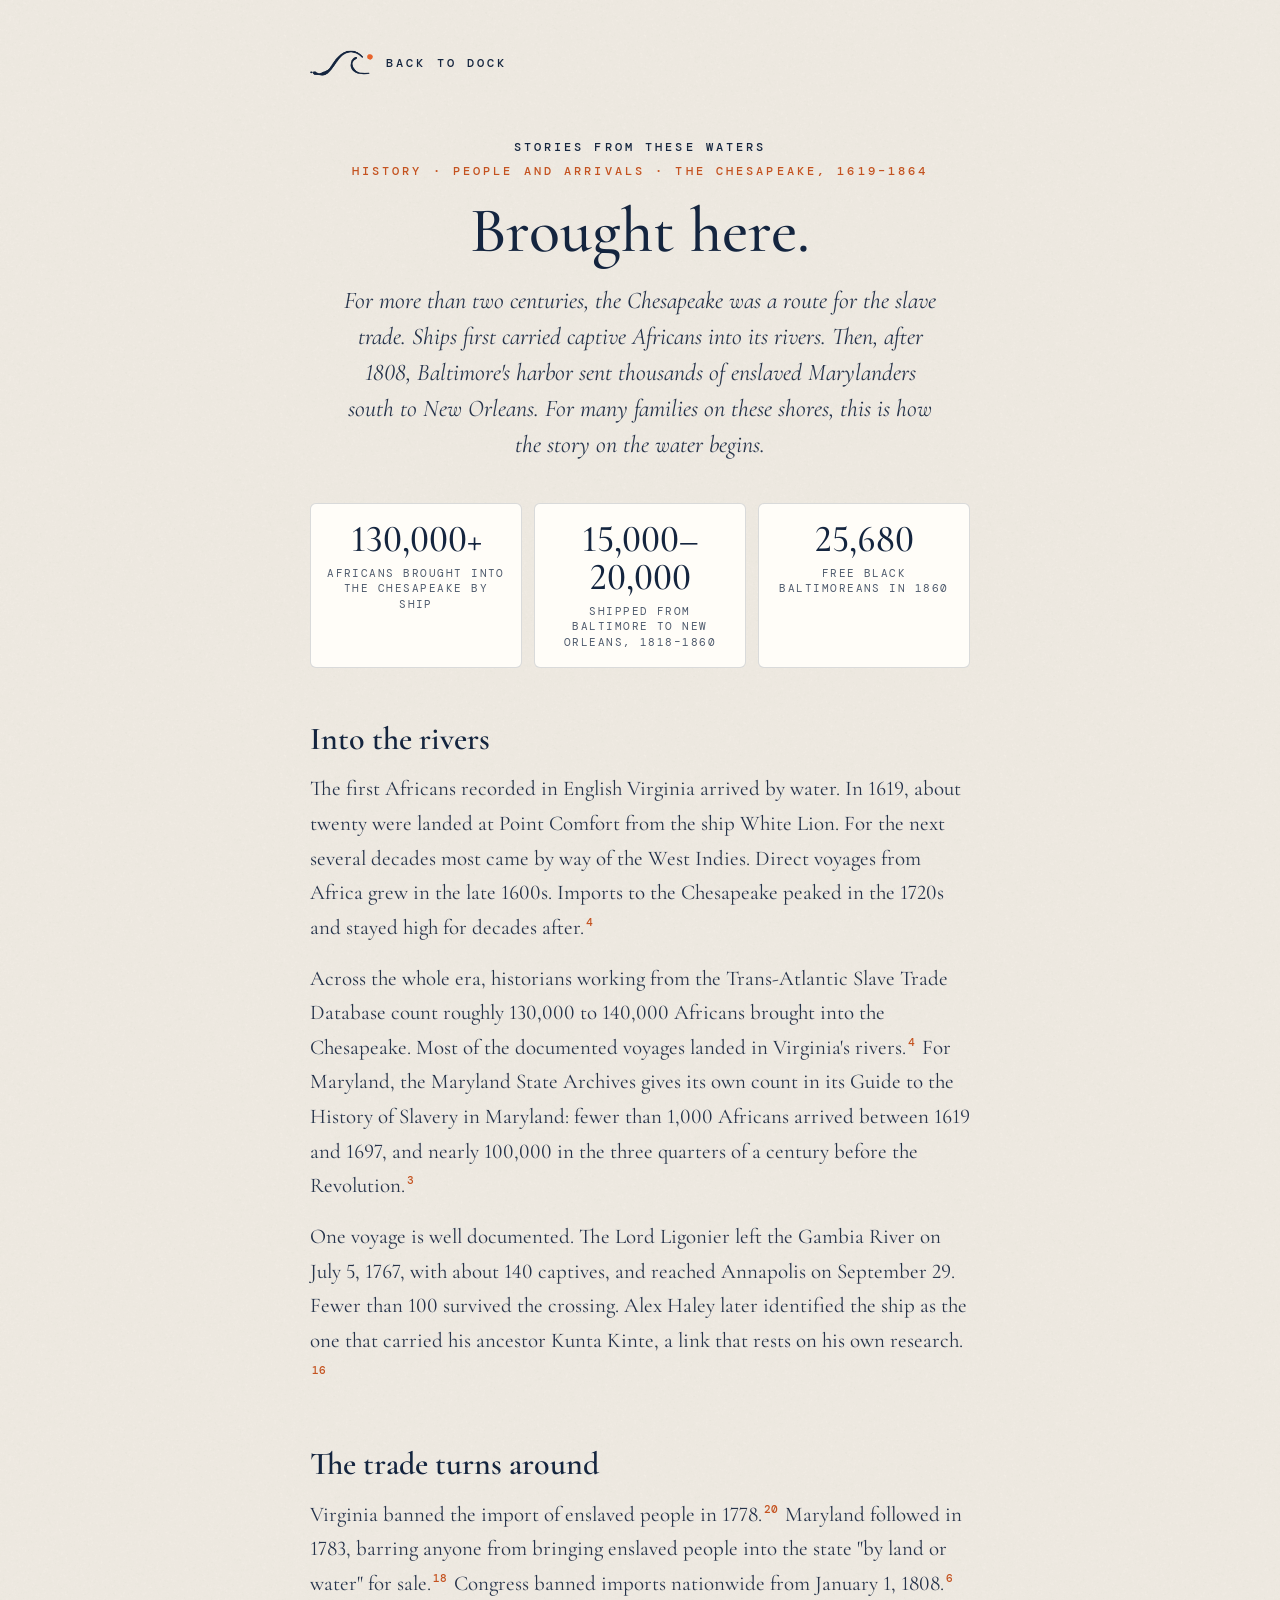
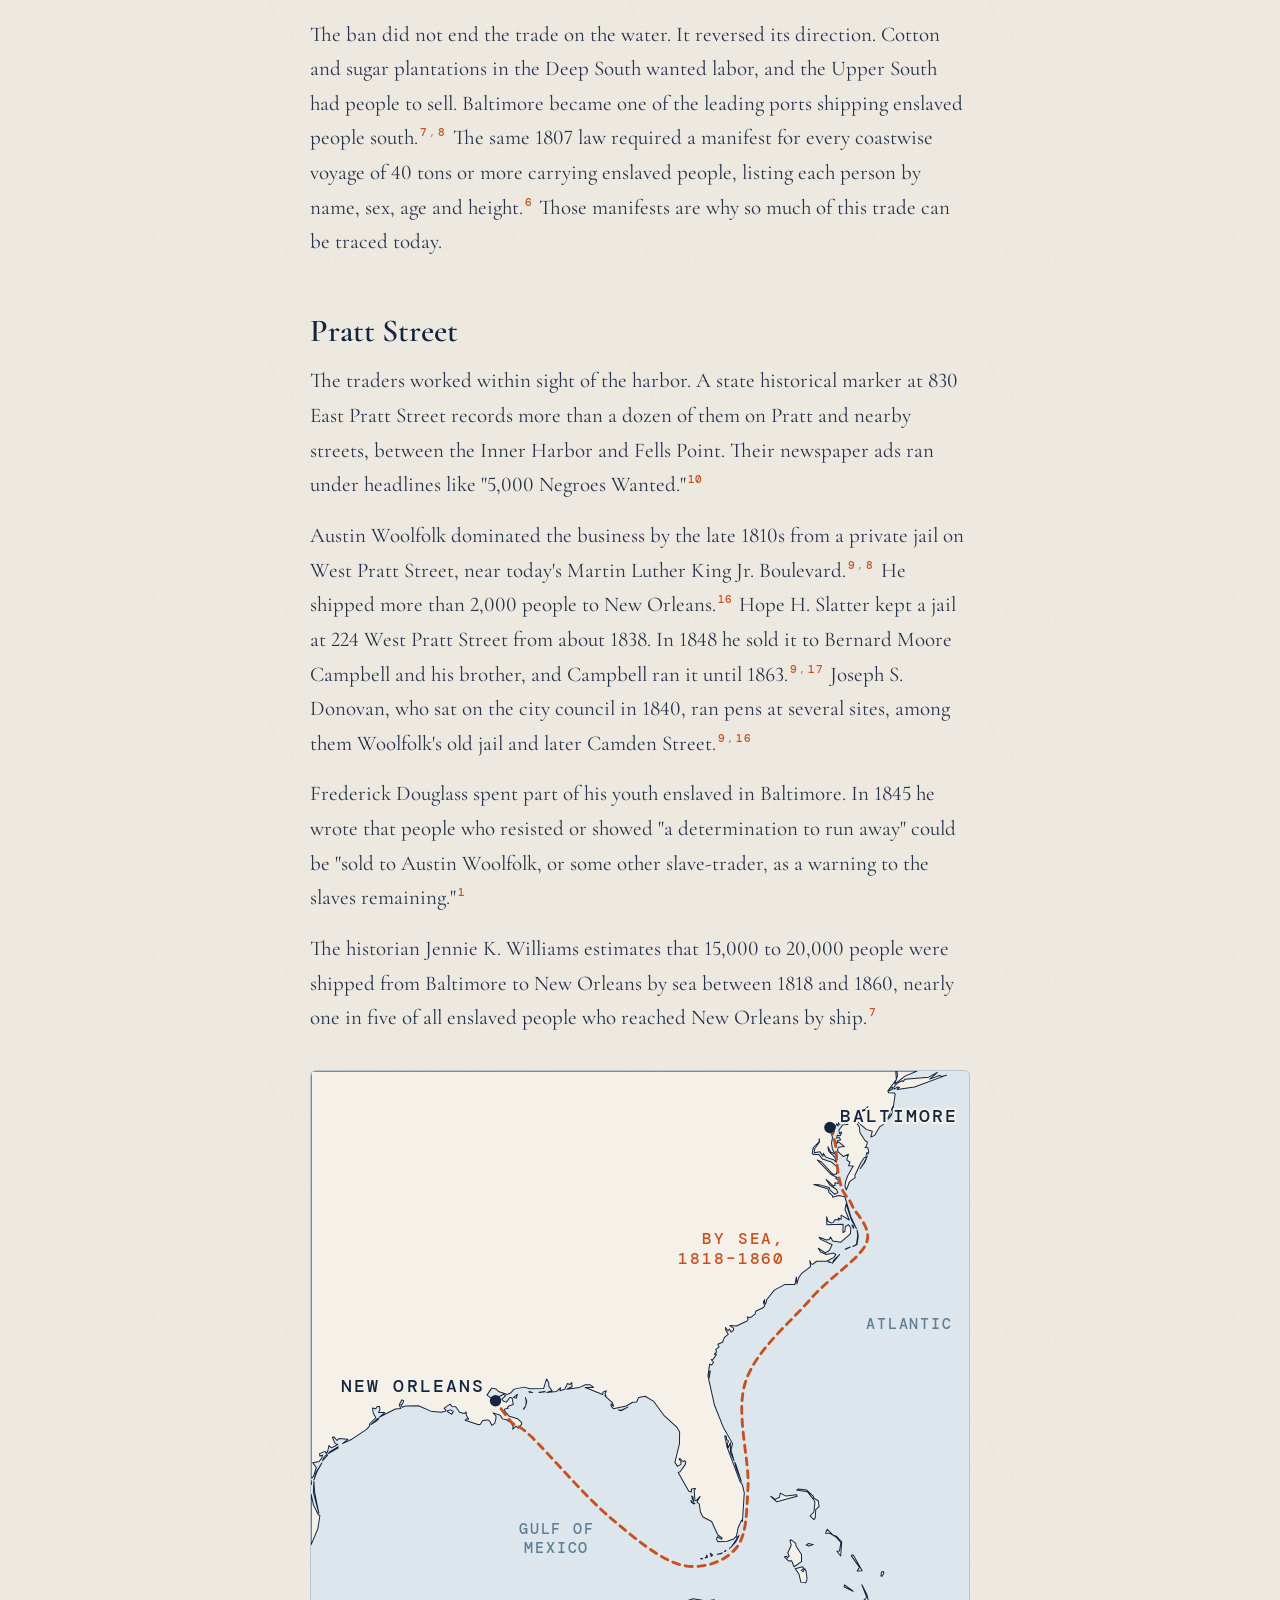
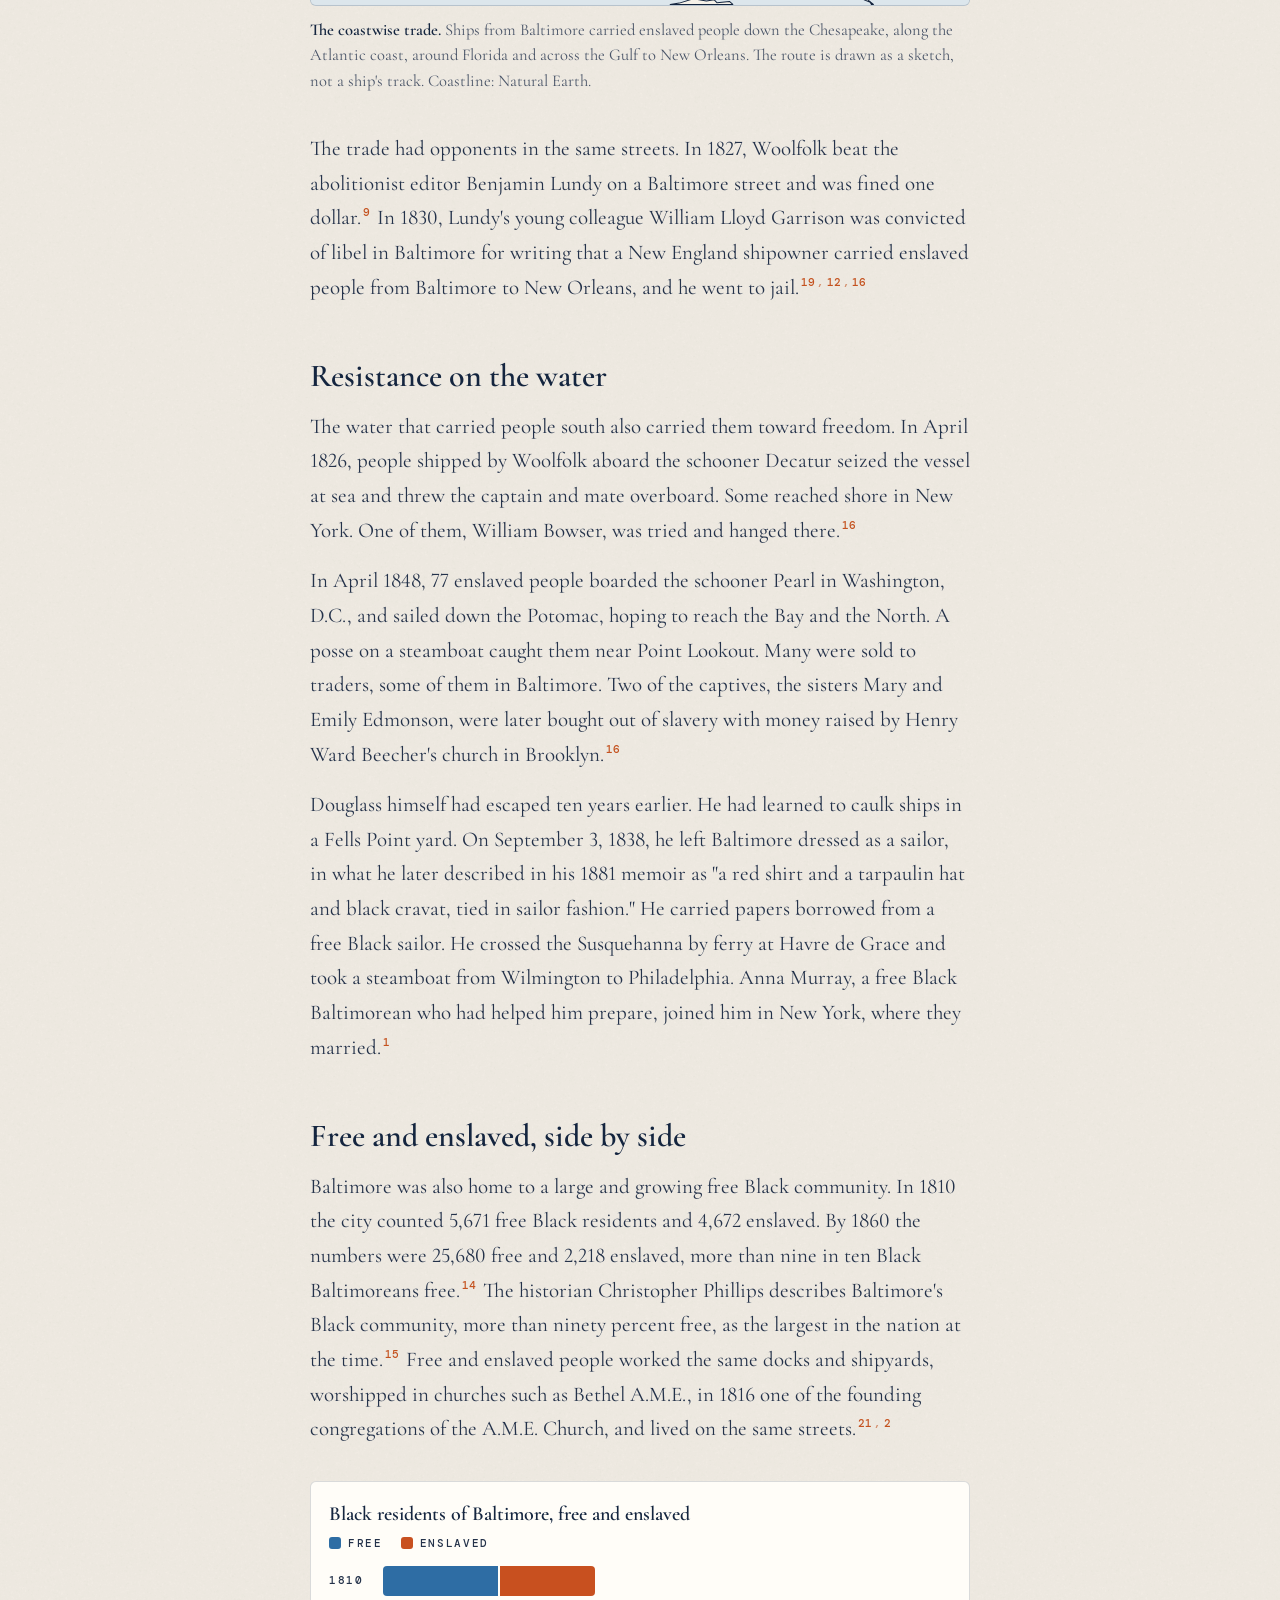
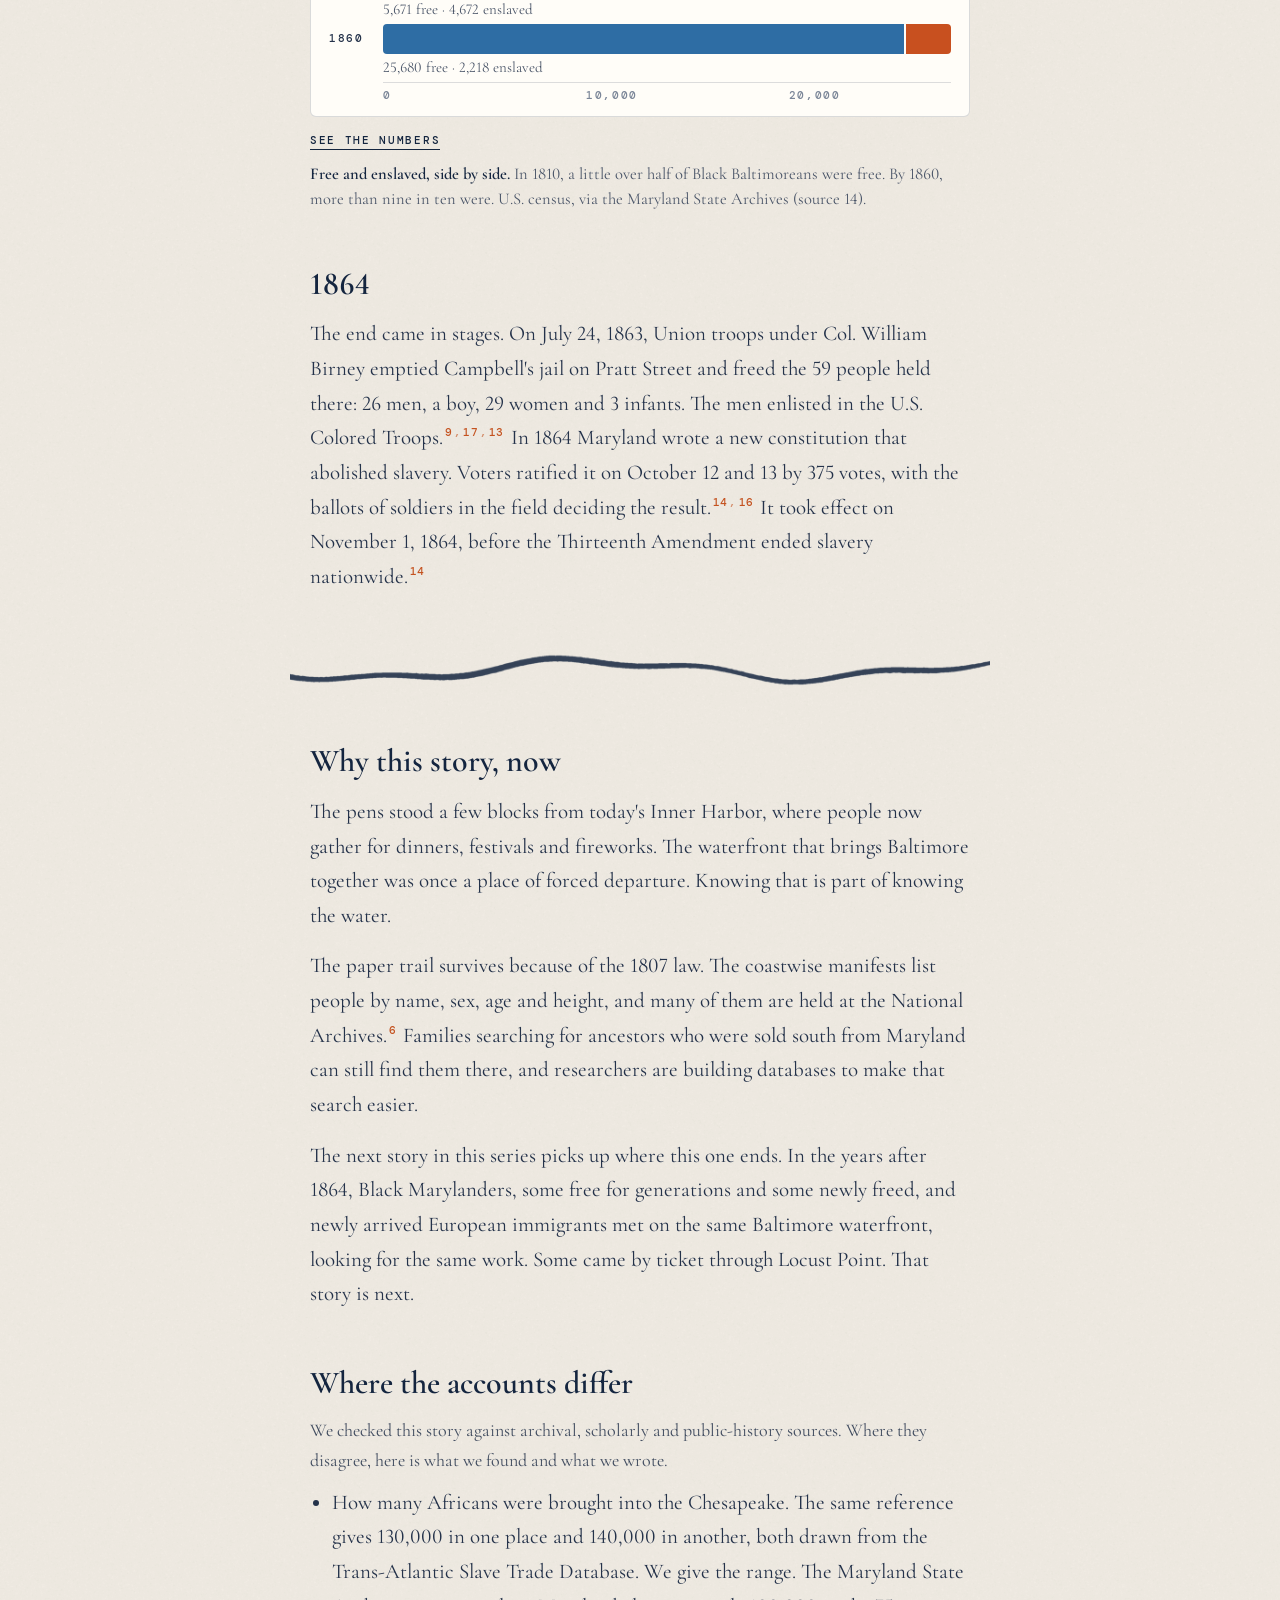
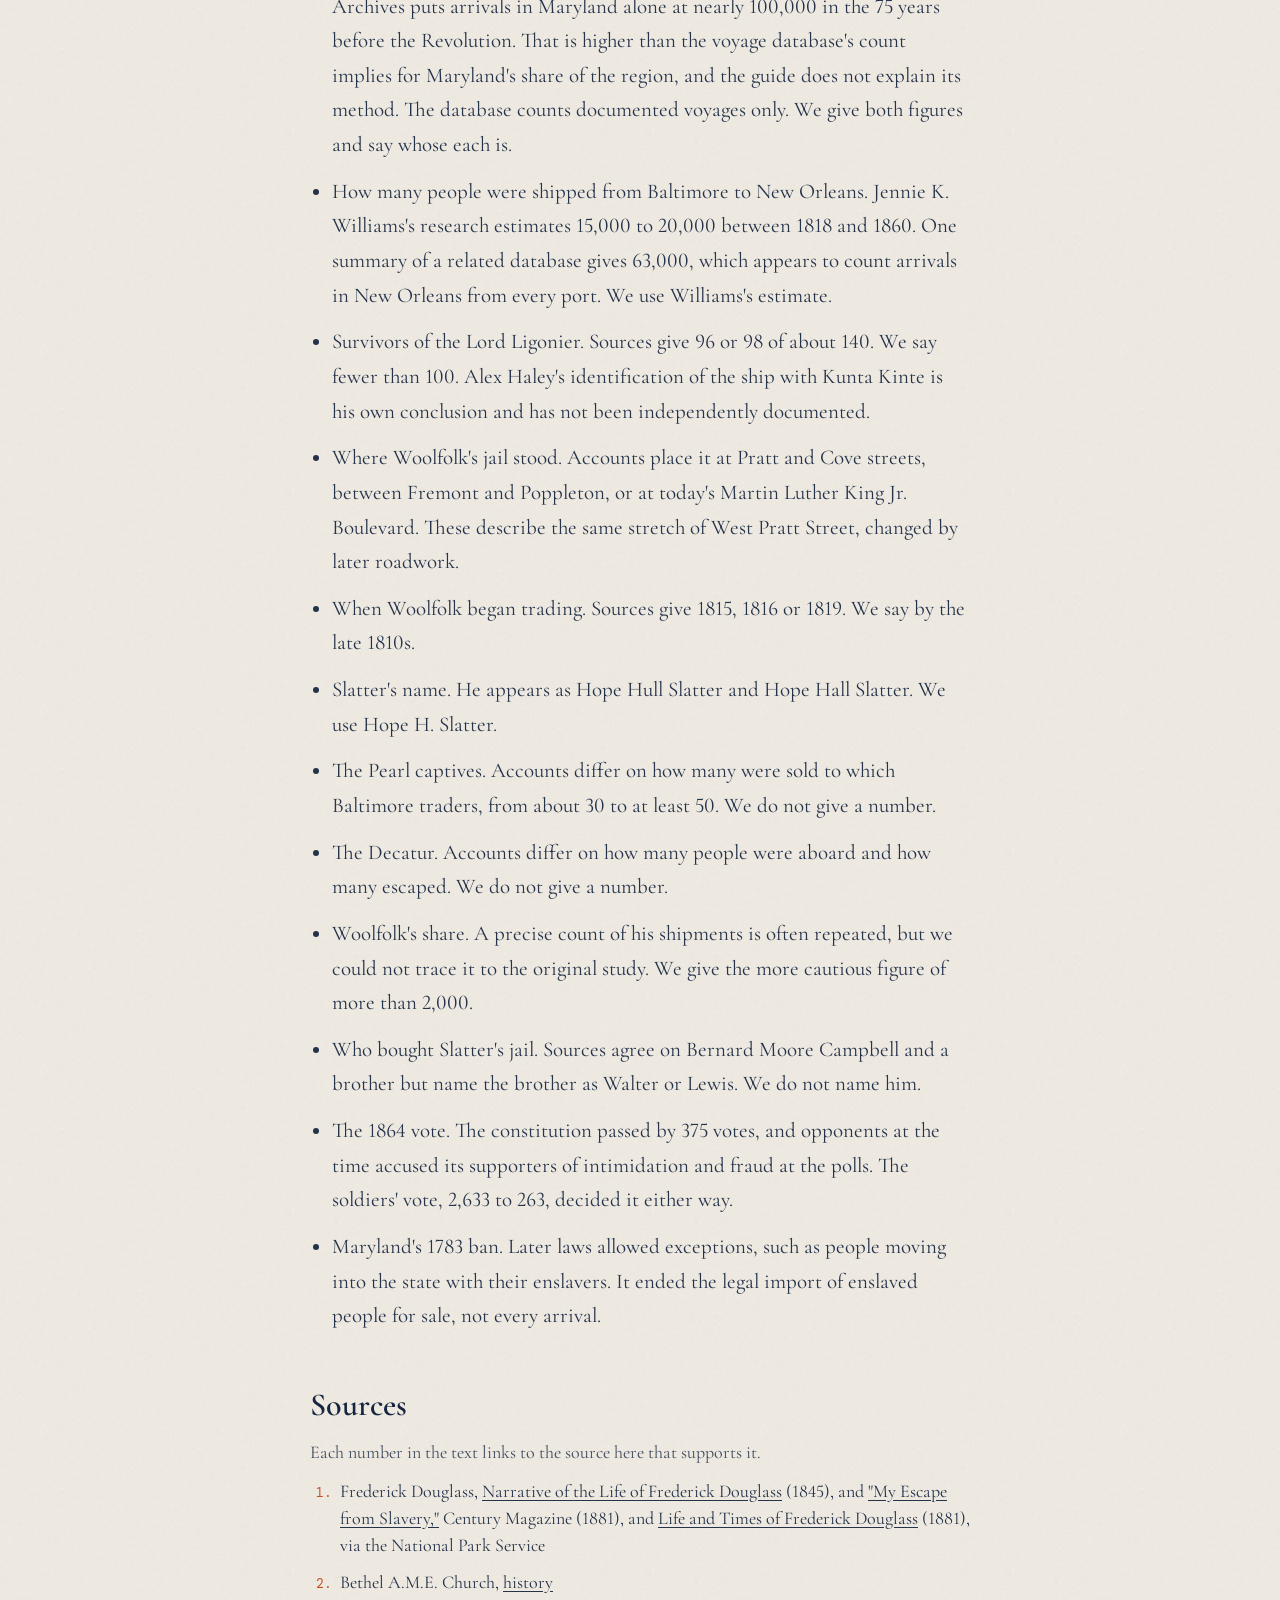
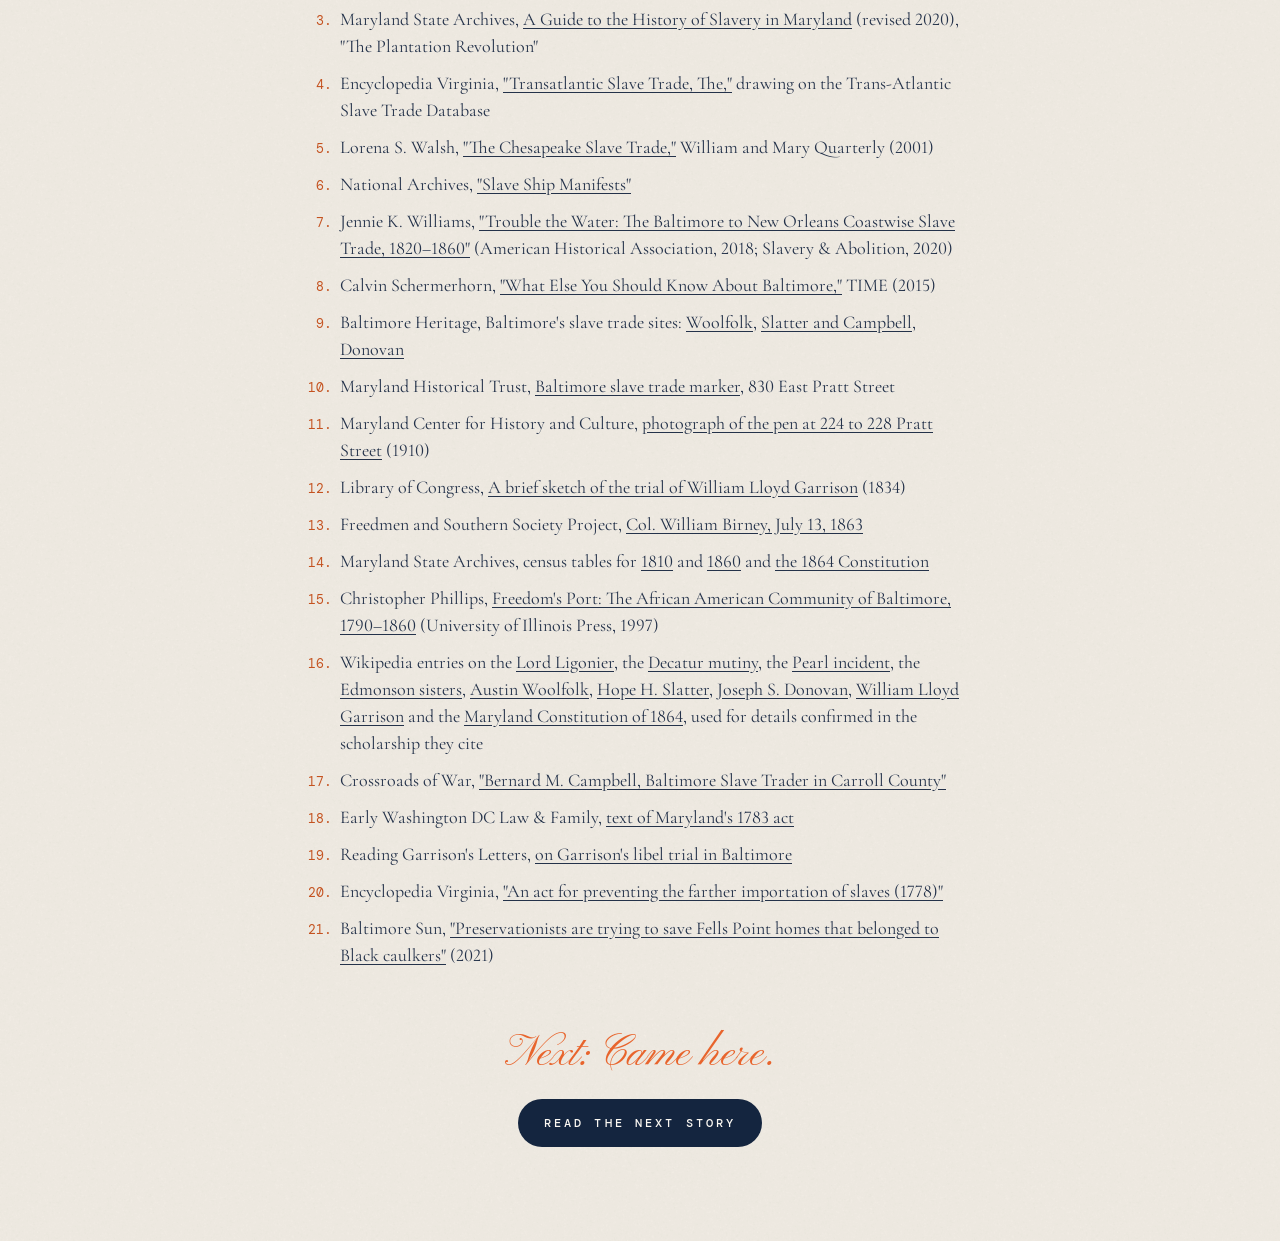
<file: stories/brought-here.html>
<!doctype html>
<html lang="en">
<head>
<meta charset="utf-8">
<meta name="viewport" content="width=device-width, initial-scale=1">
<title>Brought here. · Dock</title>
<meta name="description" content="For more than two centuries the Chesapeake was a route for the slave trade, first into its rivers, then south from Baltimore's harbor. A story from these waters.">
<meta property="og:title" content="Brought here.">
<meta property="og:description" content="For more than two centuries the Chesapeake was a route for the slave trade, first into its rivers, then south from Baltimore's harbor. A story from these waters.">
<meta property="og:image" content="https://thedock.life/assets/share.jpg">
<link rel="icon" href="/assets/favicon.svg" type="image/svg+xml">
<link rel="preconnect" href="https://fonts.googleapis.com">
<link rel="preconnect" href="https://fonts.gstatic.com" crossorigin>
<link rel="stylesheet" href="https://fonts.googleapis.com/css2?family=Cormorant+Garamond:ital,wght@0,500;0,600;1,500&family=DM+Mono:wght@500&family=Pinyon+Script&display=swap">
<style>
*{box-sizing:border-box;margin:0;padding:0}
body{background:#F6F1E8 url(/assets/paper.png);background-blend-mode:multiply;color:#14253F;font-family:'Cormorant Garamond',Georgia,serif;font-variant-numeric:lining-nums;-webkit-font-smoothing:antialiased}
main{max-width:700px;margin:0 auto;padding:48px 20px 80px}
.k{font-family:'DM Mono',ui-monospace,monospace;font-weight:500;text-transform:uppercase;letter-spacing:.26em;font-size:12px}
a{color:inherit;text-underline-offset:3px}
.home{display:inline-flex;align-items:center;gap:12px;text-decoration:none}
.home svg{width:64px;height:auto}
header.story{margin:56px 0 40px;text-align:center}
h1{font-weight:500;font-size:clamp(40px,7.5vw,64px);line-height:1.06;margin:18px 0 18px}
.dek{font-style:italic;font-size:clamp(21px,2.6vw,24px);line-height:1.5;color:#24324A;max-width:600px;margin:0 auto}
.byline{margin-top:22px;opacity:.7}
h2{font-weight:600;font-size:clamp(26px,3.6vw,32px);line-height:1.2;margin:52px 0 14px}
p,li{font-size:21px;line-height:1.65;color:#24324A}
p+p{margin-top:16px}
.facts{margin:26px 0 8px;display:grid;grid-template-columns:repeat(3,1fr);gap:12px}
.facts div{background:#FFFDF8;border:1px solid rgba(20,37,63,.16);border-radius:6px;padding:16px 12px;text-align:center}
.facts b{display:block;font-weight:500;font-size:clamp(28px,5vw,38px);line-height:1;color:#14253F}
.facts span{display:block;margin-top:8px;font-family:'DM Mono',monospace;font-size:10.5px;letter-spacing:.14em;text-transform:uppercase;opacity:.75;line-height:1.5}
@media (max-width:520px){.facts{grid-template-columns:1fr 1fr}.facts div:last-child{grid-column:1/-1}}
blockquote{margin:34px 0;padding:6px 0 6px 22px;border-left:2px solid #E8642C}
blockquote p{font-style:italic;font-size:clamp(23px,3vw,27px);line-height:1.45;color:#14253F}
blockquote cite{display:block;margin-top:12px;font-style:normal}
.divider{display:block;width:calc(100% + 40px);margin:56px -20px 0;max-height:40px;object-fit:cover;opacity:.85}
.now{margin-top:8px}
.differ li{margin-bottom:12px}
.differ{padding-left:22px;margin-top:10px}
.sources{padding-left:22px;margin-top:10px}
.sources li{font-size:18px;line-height:1.5;margin-bottom:10px}
.note{font-size:18px;opacity:.85}
.end{margin-top:64px;text-align:center}
.end .sc{font-family:'Pinyon Script',cursive;color:#E8642C;font-size:44px;line-height:1}
.end a.btn{display:inline-block;margin-top:22px;text-decoration:none;color:#FBF8F2;background:#14253F;border-radius:999px;padding:16px 26px}
.cn{font-family:'DM Mono',ui-monospace,monospace;font-size:.5em;font-weight:500;line-height:0;vertical-align:super;letter-spacing:.02em;white-space:nowrap}
.cn a{display:inline-block;color:#C4521F;text-decoration:none;padding:6px 3px;margin:-6px -1px}
.cn a:hover,.cn a[aria-expanded="true"]{color:#14253F;text-decoration:underline}
.cn a:focus-visible{outline:2px solid #E8642C;outline-offset:1px;border-radius:2px}
.cn .sep{color:#C4521F;opacity:.6}
ol.sources{padding-left:30px}
ol.sources li{scroll-margin-top:24px;border-radius:4px;transition:background .6s ease}
ol.sources li::marker{font-family:'DM Mono',monospace;font-size:13px;color:#C4521F}
ol.sources li:target,ol.sources li.hl{background:rgba(232,100,44,.12)}
.srcback{display:inline-block;margin-left:8px;font-family:'DM Mono',monospace;font-size:11px;letter-spacing:.14em;text-transform:uppercase;text-decoration:none;color:#C4521F}
.pop{position:absolute;z-index:20;width:min(360px,calc(100vw - 32px));background:#FFFDF8;border:1px solid rgba(20,37,63,.18);border-radius:8px;box-shadow:0 22px 50px -24px rgba(20,37,63,.55);padding:18px 18px 16px;opacity:0;transform:translateY(4px);transition:opacity .18s ease,transform .18s ease}
.pop.on{opacity:1;transform:none}
.pop .ph{display:flex;justify-content:space-between;align-items:center;margin-bottom:8px}
.pop .pk{font-family:'DM Mono',monospace;font-size:11px;letter-spacing:.2em;text-transform:uppercase;color:#C4521F}
.pop .px{border:0;background:none;font-size:24px;line-height:1;color:#14253F;cursor:pointer;padding:2px 6px;margin:-6px -6px 0 0}
.pop .pb{font-size:18px;line-height:1.5;color:#24324A}
.pop .pb a{color:#14253F}
.pop .pall{display:inline-block;margin-top:12px;font-family:'DM Mono',monospace;font-size:11px;letter-spacing:.16em;text-transform:uppercase;color:#14253F}
@media (max-width:640px){
.pop{position:fixed;left:0!important;right:0;bottom:0;top:auto!important;width:auto;border-radius:14px 14px 0 0;padding:20px 20px calc(22px + env(safe-area-inset-bottom));transform:translateY(100%);box-shadow:0 -18px 40px -20px rgba(20,37,63,.45)}
.pop.on{transform:none}
.pop::before{content:"";display:block;width:40px;height:4px;border-radius:2px;background:rgba(20,37,63,.2);margin:-8px auto 12px}
}
</style>
<link rel="stylesheet" href="/assets/figures.css">
</head>
<body>
<main>
  <a class="home k" href="/"><svg viewBox="-2 0 274 128" aria-hidden="true"><image href="/assets/web-stroke-navy.png" x="-2" y="0" width="274" height="128"/><image href="/assets/web-dot.png" x="-2" y="0" width="274" height="128"/></svg>Back to Dock</a>

  <header class="story">
    <div class="k"><a href="/stories/" style="text-decoration:none">Stories from these waters</a><br><span style="display:inline-block;margin-top:8px;color:#C4521F">History · People and arrivals · The Chesapeake, 1619–1864</span></div>
    <h1>Brought here.</h1>
    <p class="dek">For more than two centuries, the Chesapeake was a route for the slave trade. Ships first carried captive Africans into its rivers. Then, after 1808, Baltimore's harbor sent thousands of enslaved Marylanders south to New Orleans. For many families on these shores, this is how the story on the water begins.</p>
  </header>

  <div class="facts">
    <div><b>130,000+</b><span>Africans brought into the Chesapeake by ship</span></div>
    <div><b>15,000–20,000</b><span>shipped from Baltimore to New Orleans, 1818–1860</span></div>
    <div><b>25,680</b><span>free Black Baltimoreans in 1860</span></div>
  </div>

  <h2>Into the rivers</h2>
  <p>The first Africans recorded in English Virginia arrived by water. In 1619, about twenty were landed at Point Comfort from the ship White Lion. For the next several decades most came by way of the West Indies. Direct voyages from Africa grew in the late 1600s. Imports to the Chesapeake peaked in the 1720s and stayed high for decades after.&#8288;<sup class="cn"><a href="#src-4" data-src="4" aria-label="Source 4" aria-expanded="false">4</a></sup></p>
  <p>Across the whole era, historians working from the Trans-Atlantic Slave Trade Database count roughly 130,000 to 140,000 Africans brought into the Chesapeake. Most of the documented voyages landed in Virginia's rivers.&#8288;<sup class="cn"><a href="#src-4" data-src="4" aria-label="Source 4" aria-expanded="false">4</a></sup> For Maryland, the Maryland State Archives gives its own count in its Guide to the History of Slavery in Maryland: fewer than 1,000 Africans arrived between 1619 and 1697, and nearly 100,000 in the three quarters of a century before the Revolution.&#8288;<sup class="cn"><a href="#src-3" data-src="3" aria-label="Source 3" aria-expanded="false">3</a></sup></p>
  <p>One voyage is well documented. The Lord Ligonier left the Gambia River on July 5, 1767, with about 140 captives, and reached Annapolis on September 29. Fewer than 100 survived the crossing. Alex Haley later identified the ship as the one that carried his ancestor Kunta Kinte, a link that rests on his own research.&#8288;<sup class="cn"><a href="#src-16" data-src="16" aria-label="Source 16" aria-expanded="false">16</a></sup></p>

  <h2>The trade turns around</h2>
  <p>Virginia banned the import of enslaved people in 1778.&#8288;<sup class="cn"><a href="#src-20" data-src="20" aria-label="Source 20" aria-expanded="false">20</a></sup> Maryland followed in 1783, barring anyone from bringing enslaved people into the state "by land or water" for sale.&#8288;<sup class="cn"><a href="#src-18" data-src="18" aria-label="Source 18" aria-expanded="false">18</a></sup> Congress banned imports nationwide from January 1, 1808.&#8288;<sup class="cn"><a href="#src-6" data-src="6" aria-label="Source 6" aria-expanded="false">6</a></sup></p>
  <p>The ban did not end the trade on the water. It reversed its direction. Cotton and sugar plantations in the Deep South wanted labor, and the Upper South had people to sell. Baltimore became one of the leading ports shipping enslaved people south.&#8288;<sup class="cn"><a href="#src-7" data-src="7" aria-label="Source 7" aria-expanded="false">7</a><span class="sep">,</span><a href="#src-8" data-src="8" aria-label="Source 8" aria-expanded="false">8</a></sup> The same 1807 law required a manifest for every coastwise voyage of 40 tons or more carrying enslaved people, listing each person by name, sex, age and height.&#8288;<sup class="cn"><a href="#src-6" data-src="6" aria-label="Source 6" aria-expanded="false">6</a></sup> Those manifests are why so much of this trade can be traced today.</p>

  <h2>Pratt Street</h2>
  <p>The traders worked within sight of the harbor. A state historical marker at 830 East Pratt Street records more than a dozen of them on Pratt and nearby streets, between the Inner Harbor and Fells Point. Their newspaper ads ran under headlines like "5,000 Negroes Wanted."&#8288;<sup class="cn"><a href="#src-10" data-src="10" aria-label="Source 10" aria-expanded="false">10</a></sup></p>
  <p>Austin Woolfolk dominated the business by the late 1810s from a private jail on West Pratt Street, near today's Martin Luther King Jr. Boulevard.&#8288;<sup class="cn"><a href="#src-9" data-src="9" aria-label="Source 9" aria-expanded="false">9</a><span class="sep">,</span><a href="#src-8" data-src="8" aria-label="Source 8" aria-expanded="false">8</a></sup> He shipped more than 2,000 people to New Orleans.&#8288;<sup class="cn"><a href="#src-16" data-src="16" aria-label="Source 16" aria-expanded="false">16</a></sup> Hope H. Slatter kept a jail at 224 West Pratt Street from about 1838. In 1848 he sold it to Bernard Moore Campbell and his brother, and Campbell ran it until 1863.&#8288;<sup class="cn"><a href="#src-9" data-src="9" aria-label="Source 9" aria-expanded="false">9</a><span class="sep">,</span><a href="#src-17" data-src="17" aria-label="Source 17" aria-expanded="false">17</a></sup> Joseph S. Donovan, who sat on the city council in 1840, ran pens at several sites, among them Woolfolk's old jail and later Camden Street.&#8288;<sup class="cn"><a href="#src-9" data-src="9" aria-label="Source 9" aria-expanded="false">9</a><span class="sep">,</span><a href="#src-16" data-src="16" aria-label="Source 16" aria-expanded="false">16</a></sup></p>
  <p>Frederick Douglass spent part of his youth enslaved in Baltimore. In 1845 he wrote that people who resisted or showed "a determination to run away" could be "sold to Austin Woolfolk, or some other slave-trader, as a warning to the slaves remaining."&#8288;<sup class="cn"><a href="#src-1" data-src="1" aria-label="Source 1" aria-expanded="false">1</a></sup></p>
  <p>The historian Jennie K. Williams estimates that 15,000 to 20,000 people were shipped from Baltimore to New Orleans by sea between 1818 and 1860, nearly one in five of all enslaved people who reached New Orleans by ship.&#8288;<sup class="cn"><a href="#src-7" data-src="7" aria-label="Source 7" aria-expanded="false">7</a></sup></p>
  <figure class="dfig map"><svg viewBox="0 0 460 373" role="img" aria-labelledby="coast-t coast-d" xmlns="http://www.w3.org/2000/svg"><title id="coast-t">The coastwise route from Baltimore to New Orleans</title><desc id="coast-d">Map of the Atlantic and Gulf coasts. A dashed line runs from Baltimore down the Chesapeake, south along the Atlantic coast, around the tip of Florida and across the Gulf of Mexico to New Orleans.</desc><rect width="460" height="373" fill="#DCE6EC"/><path d="M280.8,338.4 L279.8,339.4 L279.1,337.1 L280.8,338.4 Z" fill="#F6F1E8" stroke="#14253F" stroke-width=".7" stroke-linejoin="round"/><path d="M289.0,336.0 L289.9,335.1 L290.1,335.3 L290.1,335.6 L289.0,336.0 Z" fill="#F6F1E8" stroke="#14253F" stroke-width=".7" stroke-linejoin="round"/><path d="M292.7,333.9 L292.9,333.2 L293.1,333.2 L292.7,333.9 Z" fill="#F6F1E8" stroke="#14253F" stroke-width=".7" stroke-linejoin="round"/><path d="M432.6,5.7 L439.4,3.1 L440.9,3.8 L444.3,2.9 L421.9,11.2 L409.7,12.9 L411.4,11.5 L410.1,11.2 L407.7,12.7 L407.4,11.5 L410.0,8.4 L413.2,6.8 L414.0,7.4 L415.3,5.7 L431.8,4.3 L437.9,1.0 L432.6,5.7 Z" fill="#F6F1E8" stroke="#14253F" stroke-width=".7" stroke-linejoin="round"/><path d="M276.4,370.6 L281.9,369.7 L283.9,371.8 L292.5,370.8 L294.9,372.9 L251.1,372.9 L257.5,372.0 L267.3,369.0 L276.4,370.6 Z" fill="#F6F1E8" stroke="#14253F" stroke-width=".7" stroke-linejoin="round"/><path d="M8.1,272.5 L9.0,270.2 L11.2,267.8 L11.5,268.7 L8.1,272.5 Z" fill="#F6F1E8" stroke="#14253F" stroke-width=".7" stroke-linejoin="round"/><path d="M148.5,236.5 L149.3,235.0 L149.8,234.6 L149.5,235.4 L148.5,236.5 Z" fill="#F6F1E8" stroke="#14253F" stroke-width=".7" stroke-linejoin="round"/><path d="M154.9,224.8 L152.5,224.5 L152.4,224.1 L154.9,224.8 Z" fill="#F6F1E8" stroke="#14253F" stroke-width=".7" stroke-linejoin="round"/><path d="M163.7,224.3 L159.9,224.7 L159.4,224.6 L163.7,224.3 Z" fill="#F6F1E8" stroke="#14253F" stroke-width=".7" stroke-linejoin="round"/><path d="M347.9,332.1 L346.1,331.3 L348.0,330.3 L351.2,331.1 L347.9,332.1 Z" fill="#F6F1E8" stroke="#14253F" stroke-width=".7" stroke-linejoin="round"/><path d="M286.6,337.5 L284.0,337.9 L287.6,336.9 L286.6,337.5 Z" fill="#F6F1E8" stroke="#14253F" stroke-width=".7" stroke-linejoin="round"/><path d="M363.7,134.1 L361.7,133.5 L361.5,133.2 L363.7,134.1 Z" fill="#F6F1E8" stroke="#14253F" stroke-width=".7" stroke-linejoin="round"/><path d="M405.6,31.1 L403.5,33.6 L406.1,29.8 L405.6,31.1 Z" fill="#F6F1E8" stroke="#14253F" stroke-width=".7" stroke-linejoin="round"/><path d="M403.8,14.0 L404.7,12.0 L406.7,11.3 L406.5,12.6 L403.8,14.0 Z" fill="#F6F1E8" stroke="#14253F" stroke-width=".7" stroke-linejoin="round"/><path d="M373.8,124.6 L373.5,124.5 L377.0,123.1 L373.8,124.6 Z" fill="#F6F1E8" stroke="#14253F" stroke-width=".7" stroke-linejoin="round"/><path d="M379.3,109.9 L378.1,107.7 L379.3,108.4 L379.3,109.9 Z" fill="#F6F1E8" stroke="#14253F" stroke-width=".7" stroke-linejoin="round"/><path d="M384.0,68.2 L386.6,64.1 L388.9,59.5 L387.0,64.1 L384.0,68.2 Z" fill="#F6F1E8" stroke="#14253F" stroke-width=".7" stroke-linejoin="round"/><path d="M378.8,122.7 L381.3,121.3 L382.2,115.3 L381.8,111.3 L382.6,115.5 L381.7,121.3 L378.8,122.7 Z" fill="#F6F1E8" stroke="#14253F" stroke-width=".7" stroke-linejoin="round"/><path d="M364.5,134.4 L365.6,132.0 L369.6,128.3 L364.5,134.4 Z" fill="#F6F1E8" stroke="#14253F" stroke-width=".7" stroke-linejoin="round"/><path d="M12.1,267.4 L12.9,266.3 L19.0,262.7 L18.9,263.6 L12.1,267.4 Z" fill="#F6F1E8" stroke="#14253F" stroke-width=".7" stroke-linejoin="round"/><path d="M2.0,286.0 L3.6,280.3 L7.6,274.1 L4.3,279.9 L2.0,286.0 Z" fill="#F6F1E8" stroke="#14253F" stroke-width=".7" stroke-linejoin="round"/><path d="M41.8,247.2 L46.4,243.0 L47.4,243.0 L45.7,244.8 L41.8,247.2 Z" fill="#F6F1E8" stroke="#14253F" stroke-width=".7" stroke-linejoin="round"/><path d="M5.5,309.2 L1.7,294.7 L2.0,286.9 L2.6,295.0 L5.5,309.2 Z" fill="#F6F1E8" stroke="#14253F" stroke-width=".7" stroke-linejoin="round"/><path d="M216.8,237.6 L215.0,237.0 L217.0,237.1 L221.5,235.0 L216.8,237.6 Z" fill="#F6F1E8" stroke="#14253F" stroke-width=".7" stroke-linejoin="round"/><path d="M278.4,214.6 L278.0,211.1 L279.1,209.6 L278.4,214.6 Z" fill="#F6F1E8" stroke="#14253F" stroke-width=".7" stroke-linejoin="round"/><path d="M143.7,228.7 L141.6,228.2 L144.3,226.0 L143.7,227.8 L143.7,228.7 Z" fill="#F6F1E8" stroke="#14253F" stroke-width=".7" stroke-linejoin="round"/><path d="M98.4,240.0 L95.5,238.2 L95.4,237.5 L97.6,236.9 L99.5,238.0 L98.4,240.0 Z" fill="#F6F1E8" stroke="#14253F" stroke-width=".7" stroke-linejoin="round"/><path d="M150.1,234.1 L150.5,231.0 L149.9,228.3 L150.8,230.9 L150.1,234.1 Z" fill="#F6F1E8" stroke="#14253F" stroke-width=".7" stroke-linejoin="round"/><path d="M344.5,347.8 L342.7,349.1 L344.0,350.0 L345.2,348.0 L346.1,349.6 L346.8,355.1 L345.9,357.8 L342.5,357.5 L341.1,351.6 L338.5,347.9 L343.7,346.6 L344.5,347.8 Z" fill="#F6F1E8" stroke="#14253F" stroke-width=".7" stroke-linejoin="round"/><path d="M351.6,313.6 L348.9,311.0 L351.6,308.3 L352.3,301.4 L351.7,300.0 L347.0,294.1 L339.5,293.0 L340.9,292.2 L346.6,293.0 L351.2,297.4 L351.4,298.4 L354.7,300.6 L355.2,304.6 L352.9,306.5 L352.5,312.4 L351.6,313.6 Z" fill="#F6F1E8" stroke="#14253F" stroke-width=".7" stroke-linejoin="round"/><path d="M399.1,353.3 L398.4,353.1 L398.8,350.3 L400.1,349.9 L400.5,351.1 L399.1,353.3 Z" fill="#F6F1E8" stroke="#14253F" stroke-width=".7" stroke-linejoin="round"/><path d="M364.8,324.3 L367.2,325.2 L371.0,329.1 L370.3,339.1 L367.7,335.7 L369.5,335.6 L370.4,329.5 L366.8,325.6 L362.4,323.1 L359.7,323.2 L360.9,320.4 L364.8,324.3 Z" fill="#F6F1E8" stroke="#14253F" stroke-width=".7" stroke-linejoin="round"/><path d="M379.0,363.7 L372.6,360.6 L373.0,359.2 L379.0,363.7 Z" fill="#F6F1E8" stroke="#14253F" stroke-width=".7" stroke-linejoin="round"/><path d="M391.0,371.5 L386.7,369.6 L388.1,368.7 L388.3,367.4 L385.1,359.2 L388.7,366.1 L389.5,369.9 L393.2,372.9 L391.8,372.9 L391.0,371.5 Z" fill="#F6F1E8" stroke="#14253F" stroke-width=".7" stroke-linejoin="round"/><path d="M385.3,349.4 L381.8,349.6 L383.5,347.0 L377.7,339.0 L378.0,338.3 L379.2,338.5 L385.3,349.4 Z" fill="#F6F1E8" stroke="#14253F" stroke-width=".7" stroke-linejoin="round"/><path d="M267.8,302.7 L265.9,301.6 L265.6,300.2 L267.0,302.0 L268.4,302.2 L267.8,302.7 Z" fill="#F6F1E8" stroke="#14253F" stroke-width=".7" stroke-linejoin="round"/><path d="M342.9,338.0 L342.9,343.0 L337.7,346.6 L336.0,342.3 L334.0,342.6 L330.9,339.6 L332.6,339.3 L333.0,340.4 L334.3,339.1 L333.3,337.0 L335.7,331.5 L334.8,328.0 L335.7,327.8 L338.9,330.2 L339.0,331.9 L342.9,338.0 Z" fill="#F6F1E8" stroke="#14253F" stroke-width=".7" stroke-linejoin="round"/><path d="M275.5,340.4 L276.4,339.6 L276.7,338.3 L277.2,339.9 L275.5,340.4 Z" fill="#F6F1E8" stroke="#14253F" stroke-width=".7" stroke-linejoin="round"/><path d="M300.8,286.8 L297.2,277.8 L296.2,273.5 L296.9,274.7 L300.8,286.8 Z" fill="#F6F1E8" stroke="#14253F" stroke-width=".7" stroke-linejoin="round"/><path d="M267.6,301.4 L266.7,299.3 L266.1,297.1 L267.0,297.8 L267.6,301.4 Z" fill="#F6F1E8" stroke="#14253F" stroke-width=".7" stroke-linejoin="round"/><path d="M332.0,297.2 L339.5,296.2 L339.8,297.3 L325.6,301.2 L321.4,297.3 L324.6,299.5 L327.5,298.0 L328.1,295.1 L332.0,297.2 Z" fill="#F6F1E8" stroke="#14253F" stroke-width=".7" stroke-linejoin="round"/><path d="M293.7,332.9 L297.6,327.2 L297.7,325.9 L299.3,324.8 L297.1,329.0 L293.7,332.9 Z" fill="#F6F1E8" stroke="#14253F" stroke-width=".7" stroke-linejoin="round"/><path d="M423.8,0.0 L415.2,3.6 L408.1,9.2 L410.1,3.0 L409.5,0.0 L423.8,0.0 Z M408.8,0.0 L409.2,5.9 L403.3,13.8 L403.7,15.2 L408.0,15.3 L408.4,16.4 L406.5,28.9 L406.8,24.7 L403.5,32.5 L402.2,34.1 L400.9,33.8 L400.5,37.1 L397.5,39.1 L394.1,45.0 L391.4,46.1 L392.4,42.1 L388.2,40.8 L381.5,35.0 L381.5,32.7 L383.2,28.9 L387.9,27.2 L389.3,24.9 L387.6,26.7 L383.6,28.0 L380.4,32.0 L380.6,35.3 L383.4,39.3 L383.8,43.2 L387.4,48.8 L389.0,49.6 L388.3,52.6 L387.3,53.5 L389.3,53.7 L389.9,56.8 L389.3,58.1 L389.3,57.2 L388.5,57.2 L387.8,60.3 L386.7,60.6 L384.4,64.2 L380.2,73.1 L380.4,74.6 L376.5,77.4 L374.3,83.0 L373.3,80.7 L373.6,77.9 L375.1,73.4 L379.1,66.5 L375.8,66.2 L376.8,63.8 L374.5,62.1 L375.7,58.2 L372.3,59.8 L368.6,56.6 L368.1,55.4 L368.6,53.3 L372.9,52.8 L369.5,50.0 L368.4,49.7 L367.3,51.0 L368.0,48.8 L370.3,48.1 L369.0,46.2 L367.5,47.0 L367.8,44.9 L370.0,45.3 L370.9,43.4 L370.9,42.6 L369.4,43.8 L369.1,41.2 L371.9,37.5 L375.4,37.4 L373.2,36.7 L375.4,34.6 L373.7,34.7 L373.9,33.1 L372.1,33.6 L371.5,36.2 L369.5,37.3 L368.9,36.1 L368.4,38.5 L367.5,36.8 L365.9,40.5 L363.3,39.6 L365.8,42.5 L365.0,44.5 L363.5,43.7 L364.6,46.2 L363.9,50.4 L364.5,54.7 L366.4,58.0 L363.3,56.6 L361.4,53.0 L361.6,54.6 L362.1,56.3 L366.1,60.1 L367.3,63.8 L365.3,62.0 L359.9,60.2 L358.1,57.6 L357.8,59.6 L355.8,56.4 L351.8,57.2 L352.0,54.5 L355.5,49.6 L355.3,47.3 L355.1,49.7 L351.3,53.3 L350.9,54.7 L350.4,57.4 L351.1,58.4 L355.0,58.3 L357.5,61.5 L363.7,63.6 L368.6,67.8 L367.2,72.2 L364.7,72.1 L356.9,63.6 L353.9,62.2 L363.7,72.4 L367.9,74.4 L366.8,75.2 L368.5,75.9 L368.6,78.7 L366.2,78.2 L366.4,79.9 L365.3,80.5 L360.1,75.7 L362.6,79.5 L367.5,83.0 L368.3,85.0 L366.2,86.2 L362.8,83.1 L362.3,81.5 L355.7,79.6 L351.5,79.3 L361.5,82.5 L362.2,85.1 L364.4,86.9 L364.7,88.2 L369.0,87.0 L373.2,87.9 L377.4,101.9 L381.3,110.3 L377.9,104.4 L374.1,93.0 L373.3,96.8 L376.3,104.2 L370.6,100.8 L370.6,103.6 L368.5,102.7 L369.3,104.2 L366.5,103.8 L364.9,106.0 L363.5,106.2 L361.4,105.0 L360.5,101.9 L360.6,107.4 L372.0,107.2 L371.8,112.9 L373.2,112.2 L373.6,108.7 L375.7,107.4 L377.4,109.8 L377.1,113.8 L370.2,119.8 L364.7,118.9 L363.2,116.1 L362.2,117.8 L360.3,118.2 L355.2,116.2 L356.3,117.7 L364.3,121.5 L362.3,125.5 L359.7,127.2 L354.6,123.9 L356.3,126.5 L360.3,128.3 L365.3,127.3 L366.9,128.3 L365.6,130.3 L360.5,133.0 L353.5,133.0 L350.7,135.2 L349.6,134.8 L348.7,132.6 L349.3,136.7 L342.8,141.7 L340.9,144.5 L339.7,148.8 L339.3,144.1 L338.3,149.3 L331.4,149.2 L323.9,153.2 L318.7,159.7 L317.8,163.0 L317.0,161.6 L317.2,159.7 L316.2,161.6 L317.2,164.2 L316.3,165.3 L310.9,168.0 L310.5,169.9 L307.2,172.4 L304.9,171.9 L305.6,173.6 L304.8,174.8 L297.5,178.3 L292.8,178.0 L295.5,179.9 L295.3,181.3 L293.7,182.6 L292.5,180.4 L291.5,181.6 L289.8,179.3 L289.9,181.1 L291.7,184.1 L289.0,186.2 L287.7,189.6 L284.4,191.0 L285.3,192.9 L283.0,194.6 L283.5,196.5 L281.9,198.0 L283.4,198.1 L281.3,201.4 L279.8,201.8 L281.4,203.6 L280.1,205.5 L278.7,204.9 L277.5,213.1 L282.1,233.7 L288.2,249.0 L294.7,260.5 L293.6,264.9 L295.8,272.5 L293.2,266.8 L293.2,259.8 L291.7,263.4 L291.1,261.0 L291.8,258.6 L290.5,257.5 L290.4,255.5 L289.2,255.0 L290.8,262.7 L299.8,286.7 L301.6,289.3 L302.9,294.9 L301.6,314.9 L301.0,314.0 L298.6,319.3 L297.4,325.2 L295.4,327.2 L291.0,328.8 L284.5,329.1 L283.5,327.3 L284.1,325.6 L287.0,327.4 L287.4,326.5 L284.4,324.4 L280.1,314.9 L274.0,311.8 L272.3,308.5 L271.4,302.6 L269.8,301.4 L272.0,297.4 L269.6,300.2 L268.4,300.2 L267.9,293.2 L268.8,291.8 L265.9,292.3 L265.9,294.3 L264.0,293.6 L256.7,280.7 L258.0,280.2 L261.6,275.2 L262.0,273.3 L261.3,272.5 L260.0,273.0 L258.0,270.9 L257.3,271.2 L258.7,273.1 L258.5,275.0 L256.2,276.4 L254.4,273.6 L257.6,260.5 L257.7,252.3 L255.7,248.9 L246.7,240.7 L239.6,231.0 L233.6,227.4 L229.0,228.2 L227.7,231.4 L224.8,231.6 L220.4,234.2 L211.4,236.1 L209.8,234.3 L209.8,232.7 L211.5,234.5 L210.8,232.0 L205.3,227.0 L206.2,227.1 L205.5,225.6 L206.5,223.6 L204.1,224.5 L203.9,226.1 L191.7,221.3 L197.5,221.2 L195.2,219.4 L191.8,219.3 L187.8,221.2 L178.8,222.5 L182.5,220.7 L182.3,217.8 L181.0,219.2 L179.3,218.5 L177.4,222.5 L174.0,223.5 L174.5,221.4 L171.5,224.1 L164.8,224.8 L168.5,223.5 L166.2,220.3 L166.2,218.0 L164.7,215.3 L162.6,222.0 L152.9,222.2 L149.2,221.0 L142.0,222.4 L139.8,224.9 L137.3,226.1 L131.0,224.0 L129.4,222.3 L126.3,221.7 L123.0,226.6 L125.2,228.2 L127.1,228.9 L130.3,228.3 L134.7,226.0 L136.0,227.1 L133.4,229.4 L134.6,230.9 L136.6,231.5 L139.0,228.3 L140.6,228.6 L141.4,233.2 L138.3,234.2 L137.3,235.1 L137.8,235.7 L135.7,236.2 L135.0,237.3 L138.6,241.4 L144.4,243.1 L147.3,245.8 L147.2,247.1 L144.8,249.7 L143.4,248.3 L141.0,250.4 L141.4,248.6 L139.9,246.0 L136.8,243.8 L133.8,243.2 L132.3,240.6 L127.4,239.0 L129.3,241.2 L129.3,243.1 L128.4,246.3 L126.5,247.8 L125.0,244.8 L123.6,243.9 L120.0,244.4 L118.4,246.9 L117.2,247.3 L107.8,244.1 L108.7,243.2 L110.2,243.5 L108.6,240.6 L108.5,238.4 L107.1,239.5 L103.9,238.6 L101.2,234.7 L98.5,234.6 L97.3,232.9 L93.1,235.7 L94.4,237.3 L94.0,237.8 L90.9,238.6 L83.8,237.8 L75.1,234.0 L66.1,234.2 L63.8,235.1 L62.8,233.4 L64.1,232.6 L64.8,230.5 L63.5,229.9 L61.7,233.3 L62.7,235.9 L59.0,236.3 L47.6,242.1 L51.6,238.8 L47.2,238.8 L48.2,236.6 L47.9,234.6 L46.3,234.6 L45.3,236.1 L43.0,235.6 L43.5,239.1 L45.3,242.4 L41.0,246.6 L40.8,248.4 L38.6,250.7 L28.6,257.4 L22.0,260.5 L25.8,257.5 L19.6,257.0 L18.2,258.3 L16.0,255.8 L14.9,256.0 L16.9,260.5 L18.7,261.1 L14.3,263.5 L12.6,261.8 L11.5,266.5 L10.6,267.3 L9.8,265.9 L6.0,267.5 L6.2,269.2 L8.1,268.6 L7.4,270.8 L5.7,273.0 L1.2,273.8 L3.7,277.2 L2.1,282.4 L1.1,284.2 L0.0,284.5 L0.0,0.0 L408.8,0.0 Z M0.0,286.0 L0.4,288.6 L0.0,289.3 L0.0,286.0 Z M0.1,295.9 L1.7,303.3 L5.0,310.1 L6.2,310.9 L4.8,320.0 L0.0,331.3 L0.1,295.9 Z" fill="#F6F1E8" stroke="#14253F" stroke-width=".7" stroke-linejoin="round"/><path d="M273.6,341.1 L272.3,341.0 L273.6,340.7 L273.6,341.1 Z" fill="#F6F1E8" stroke="#14253F" stroke-width=".7" stroke-linejoin="round"/><path d="M362.8,39.5 C363.4,41.5 365.7,46.5 366.6,51.2 C367.5,55.9 367.2,62.3 368.0,67.6 C368.8,72.9 369.7,78.5 371.5,83.0 C373.2,87.4 375.7,87.9 378.4,94.3 C381.2,100.6 392.9,110.0 388.0,120.9 C383.0,131.8 362.9,143.8 348.9,159.8 C334.9,175.9 311.0,195.3 303.8,217.2 C296.5,239.1 306.7,271.5 305.5,291.0 C304.4,310.4 304.6,325.0 296.8,334.0 C289.0,343.1 273.4,349.0 258.6,345.3 C243.9,341.5 225.7,326.3 208.3,311.5 C190.9,296.6 165.8,267.1 154.5,256.1 C143.2,245.2 144.9,250.2 140.6,245.9 C136.4,241.6 130.9,233.1 129.0,230.5" fill="none" stroke="#C8501F" stroke-width="2" stroke-dasharray="5 4" stroke-linecap="round"/><circle cx="362.8" cy="39.5" r="4" fill="#14253F"/><text x="369.8" y="35.5" font-size="12.5" text-anchor="start" fill="none" stroke="#F6F1E8" stroke-width="3" stroke-linejoin="round" style="font-family:'DM Mono',ui-monospace,monospace;font-weight:500;letter-spacing:.12em;text-transform:uppercase">Baltimore</text><text x="369.8" y="35.5" font-size="12.5" text-anchor="start" fill="#14253F" style="font-family:'DM Mono',ui-monospace,monospace;font-weight:500;letter-spacing:.12em;text-transform:uppercase">Baltimore</text><circle cx="129.0" cy="230.5" r="4" fill="#14253F"/><text x="122.0" y="224.5" font-size="12.5" text-anchor="end" fill="none" stroke="#F6F1E8" stroke-width="3" stroke-linejoin="round" style="font-family:'DM Mono',ui-monospace,monospace;font-weight:500;letter-spacing:.12em;text-transform:uppercase">New Orleans</text><text x="122.0" y="224.5" font-size="12.5" text-anchor="end" fill="#14253F" style="font-family:'DM Mono',ui-monospace,monospace;font-weight:500;letter-spacing:.12em;text-transform:uppercase">New Orleans</text><text x="171.8" y="323.8" font-size="10.5" text-anchor="middle" fill="#5E7E95" style="font-family:'DM Mono',ui-monospace,monospace;font-weight:500;letter-spacing:.12em;text-transform:uppercase" >Gulf of</text><text x="171.8" y="336.9" font-size="10.5" text-anchor="middle" fill="#5E7E95" style="font-family:'DM Mono',ui-monospace,monospace;font-weight:500;letter-spacing:.12em;text-transform:uppercase" >Mexico</text><text x="418.3" y="180.3" font-size="10.5" text-anchor="middle" fill="#5E7E95" style="font-family:'DM Mono',ui-monospace,monospace;font-weight:500;letter-spacing:.12em;text-transform:uppercase" >Atlantic</text><text x="331.5" y="121.1" font-size="11" text-anchor="end" fill="none" stroke="#F6F1E8" stroke-width="3" stroke-linejoin="round" style="font-family:'DM Mono',ui-monospace,monospace;font-weight:500;letter-spacing:.12em;text-transform:uppercase">By sea,</text><text x="331.5" y="121.1" font-size="11" text-anchor="end" fill="#C8501F" style="font-family:'DM Mono',ui-monospace,monospace;font-weight:500;letter-spacing:.12em;text-transform:uppercase">By sea,</text><text x="331.5" y="134.8" font-size="11" text-anchor="end" fill="none" stroke="#F6F1E8" stroke-width="3" stroke-linejoin="round" style="font-family:'DM Mono',ui-monospace,monospace;font-weight:500;letter-spacing:.12em;text-transform:uppercase">1818–1860</text><text x="331.5" y="134.8" font-size="11" text-anchor="end" fill="#C8501F" style="font-family:'DM Mono',ui-monospace,monospace;font-weight:500;letter-spacing:.12em;text-transform:uppercase">1818–1860</text></svg><figcaption><b>The coastwise trade.</b> Ships from Baltimore carried enslaved people down the Chesapeake, along the Atlantic coast, around Florida and across the Gulf to New Orleans. The route is drawn as a sketch, not a ship's track. Coastline: Natural Earth.</figcaption></figure>

  <p>The trade had opponents in the same streets. In 1827, Woolfolk beat the abolitionist editor Benjamin Lundy on a Baltimore street and was fined one dollar.&#8288;<sup class="cn"><a href="#src-9" data-src="9" aria-label="Source 9" aria-expanded="false">9</a></sup> In 1830, Lundy's young colleague William Lloyd Garrison was convicted of libel in Baltimore for writing that a New England shipowner carried enslaved people from Baltimore to New Orleans, and he went to jail.&#8288;<sup class="cn"><a href="#src-19" data-src="19" aria-label="Source 19" aria-expanded="false">19</a><span class="sep">,</span><a href="#src-12" data-src="12" aria-label="Source 12" aria-expanded="false">12</a><span class="sep">,</span><a href="#src-16" data-src="16" aria-label="Source 16" aria-expanded="false">16</a></sup></p>

  <h2>Resistance on the water</h2>
  <p>The water that carried people south also carried them toward freedom. In April 1826, people shipped by Woolfolk aboard the schooner Decatur seized the vessel at sea and threw the captain and mate overboard. Some reached shore in New York. One of them, William Bowser, was tried and hanged there.&#8288;<sup class="cn"><a href="#src-16" data-src="16" aria-label="Source 16" aria-expanded="false">16</a></sup></p>
  <p>In April 1848, 77 enslaved people boarded the schooner Pearl in Washington, D.C., and sailed down the Potomac, hoping to reach the Bay and the North. A posse on a steamboat caught them near Point Lookout. Many were sold to traders, some of them in Baltimore. Two of the captives, the sisters Mary and Emily Edmonson, were later bought out of slavery with money raised by Henry Ward Beecher's church in Brooklyn.&#8288;<sup class="cn"><a href="#src-16" data-src="16" aria-label="Source 16" aria-expanded="false">16</a></sup></p>
  <p>Douglass himself had escaped ten years earlier. He had learned to caulk ships in a Fells Point yard. On September 3, 1838, he left Baltimore dressed as a sailor, in what he later described in his 1881 memoir as "a red shirt and a tarpaulin hat and black cravat, tied in sailor fashion." He carried papers borrowed from a free Black sailor. He crossed the Susquehanna by ferry at Havre de Grace and took a steamboat from Wilmington to Philadelphia. Anna Murray, a free Black Baltimorean who had helped him prepare, joined him in New York, where they married.&#8288;<sup class="cn"><a href="#src-1" data-src="1" aria-label="Source 1" aria-expanded="false">1</a></sup></p>

  <h2>Free and enslaved, side by side</h2>
  <p>Baltimore was also home to a large and growing free Black community. In 1810 the city counted 5,671 free Black residents and 4,672 enslaved. By 1860 the numbers were 25,680 free and 2,218 enslaved, more than nine in ten Black Baltimoreans free.&#8288;<sup class="cn"><a href="#src-14" data-src="14" aria-label="Source 14" aria-expanded="false">14</a></sup> The historian Christopher Phillips describes Baltimore's Black community, more than ninety percent free, as the largest in the nation at the time.&#8288;<sup class="cn"><a href="#src-15" data-src="15" aria-label="Source 15" aria-expanded="false">15</a></sup> Free and enslaved people worked the same docks and shipyards, worshipped in churches such as Bethel A.M.E., in 1816 one of the founding congregations of the A.M.E. Church, and lived on the same streets.&#8288;<sup class="cn"><a href="#src-21" data-src="21" aria-label="Source 21" aria-expanded="false">21</a><span class="sep">,</span><a href="#src-2" data-src="2" aria-label="Source 2" aria-expanded="false">2</a></sup></p>


  <figure class="dfig "><div class="chart" role="img" aria-label="Black residents of Baltimore. 1810: 5,671 free and 4,672 enslaved. 1860: 25,680 free and 2,218 enslaved.">
<div class="ctitle">Black residents of Baltimore, free and enslaved</div>
<div class="legend k"><span><i class="sw free"></i>Free</span><span><i class="sw ensl"></i>Enslaved</span></div>
<div class="crow"><div class="cyear k">1810</div><div class="ctrack">
<span class="seg free" style="width:20.25%" tabindex="0" data-tip="1810 · Free Black residents: 5,671 (55%)"></span><span class="seg ensl" style="width:16.69%" tabindex="0" data-tip="1810 · Enslaved: 4,672 (45%)"></span>
<span class="cval">5,671 free · 4,672 enslaved</span></div></div><div class="crow"><div class="cyear k">1860</div><div class="ctrack">
<span class="seg free" style="width:91.71%" tabindex="0" data-tip="1860 · Free Black residents: 25,680 (92%)"></span><span class="seg ensl" style="width:7.92%" tabindex="0" data-tip="1860 · Enslaved: 2,218 (8%)"></span>
<span class="cval">25,680 free · 2,218 enslaved</span></div></div>
<div class="caxis k"><span style="left:0">0</span><span style="left:35.71%">10,000</span><span style="left:71.43%">20,000</span></div>
</div>
<details class="tbl"><summary class="k">See the numbers</summary><table><thead><tr><th>Year</th><th>Free</th><th>Enslaved</th><th>Share free</th></tr></thead><tbody><tr><td>1810</td><td>5,671</td><td>4,672</td><td>55%</td></tr><tr><td>1860</td><td>25,680</td><td>2,218</td><td>92%</td></tr></tbody></table></details><figcaption><b>Free and enslaved, side by side.</b> In 1810, a little over half of Black Baltimoreans were free. By 1860, more than nine in ten were. U.S. census, via the Maryland State Archives (source 14).</figcaption></figure>
  <h2>1864</h2>
  <p>The end came in stages. On July 24, 1863, Union troops under Col. William Birney emptied Campbell's jail on Pratt Street and freed the 59 people held there: 26 men, a boy, 29 women and 3 infants. The men enlisted in the U.S. Colored Troops.&#8288;<sup class="cn"><a href="#src-9" data-src="9" aria-label="Source 9" aria-expanded="false">9</a><span class="sep">,</span><a href="#src-17" data-src="17" aria-label="Source 17" aria-expanded="false">17</a><span class="sep">,</span><a href="#src-13" data-src="13" aria-label="Source 13" aria-expanded="false">13</a></sup> In 1864 Maryland wrote a new constitution that abolished slavery. Voters ratified it on October 12 and 13 by 375 votes, with the ballots of soldiers in the field deciding the result.&#8288;<sup class="cn"><a href="#src-14" data-src="14" aria-label="Source 14" aria-expanded="false">14</a><span class="sep">,</span><a href="#src-16" data-src="16" aria-label="Source 16" aria-expanded="false">16</a></sup> It took effect on November 1, 1864, before the Thirteenth Amendment ended slavery nationwide.&#8288;<sup class="cn"><a href="#src-14" data-src="14" aria-label="Source 14" aria-expanded="false">14</a></sup></p>

  <img class="divider" src="/assets/horizon.png" alt="">

  <h2>Why this story, now</h2>
  <div class="now">
    <p>The pens stood a few blocks from today's Inner Harbor, where people now gather for dinners, festivals and fireworks. The waterfront that brings Baltimore together was once a place of forced departure. Knowing that is part of knowing the water.</p>
    <p>The paper trail survives because of the 1807 law. The coastwise manifests list people by name, sex, age and height, and many of them are held at the National Archives.&#8288;<sup class="cn"><a href="#src-6" data-src="6" aria-label="Source 6" aria-expanded="false">6</a></sup> Families searching for ancestors who were sold south from Maryland can still find them there, and researchers are building databases to make that search easier.</p>
    <p>The next story in this series picks up where this one ends. In the years after 1864, Black Marylanders, some free for generations and some newly freed, and newly arrived European immigrants met on the same Baltimore waterfront, looking for the same work. Some came by ticket through Locust Point. That story is next.</p>
  </div>

  <h2>Where the accounts differ</h2>
  <p class="note">We checked this story against archival, scholarly and public-history sources. Where they disagree, here is what we found and what we wrote.</p>
  <ul class="differ">
    <li>How many Africans were brought into the Chesapeake. The same reference gives 130,000 in one place and 140,000 in another, both drawn from the Trans-Atlantic Slave Trade Database. We give the range. The Maryland State Archives puts arrivals in Maryland alone at nearly 100,000 in the 75 years before the Revolution. That is higher than the voyage database's count implies for Maryland's share of the region, and the guide does not explain its method. The database counts documented voyages only. We give both figures and say whose each is.</li>
    <li>How many people were shipped from Baltimore to New Orleans. Jennie K. Williams's research estimates 15,000 to 20,000 between 1818 and 1860. One summary of a related database gives 63,000, which appears to count arrivals in New Orleans from every port. We use Williams's estimate.</li>
    <li>Survivors of the Lord Ligonier. Sources give 96 or 98 of about 140. We say fewer than 100. Alex Haley's identification of the ship with Kunta Kinte is his own conclusion and has not been independently documented.</li>
    <li>Where Woolfolk's jail stood. Accounts place it at Pratt and Cove streets, between Fremont and Poppleton, or at today's Martin Luther King Jr. Boulevard. These describe the same stretch of West Pratt Street, changed by later roadwork.</li>
    <li>When Woolfolk began trading. Sources give 1815, 1816 or 1819. We say by the late 1810s.</li>
    <li>Slatter's name. He appears as Hope Hull Slatter and Hope Hall Slatter. We use Hope H. Slatter.</li>
    <li>The Pearl captives. Accounts differ on how many were sold to which Baltimore traders, from about 30 to at least 50. We do not give a number.</li>
    <li>The Decatur. Accounts differ on how many people were aboard and how many escaped. We do not give a number.</li>
    <li>Woolfolk's share. A precise count of his shipments is often repeated, but we could not trace it to the original study. We give the more cautious figure of more than 2,000.</li>
    <li>Who bought Slatter's jail. Sources agree on Bernard Moore Campbell and a brother but name the brother as Walter or Lewis. We do not name him.</li>
    <li>The 1864 vote. The constitution passed by 375 votes, and opponents at the time accused its supporters of intimidation and fraud at the polls. The soldiers' vote, 2,633 to 263, decided it either way.</li>
    <li>Maryland's 1783 ban. Later laws allowed exceptions, such as people moving into the state with their enslavers. It ended the legal import of enslaved people for sale, not every arrival.</li>
  </ul>

  <h2>Sources</h2>
  <p class="note">Each number in the text links to the source here that supports it.</p>
  <ol class="sources">
    <li id="src-1">Frederick Douglass, <a href="https://gutenberg.org/files/23/23-h/23-h.htm" target="_blank" rel="noopener">Narrative of the Life of Frederick Douglass</a> (1845), and <a href="https://gutenberg.org/files/99/99-h/99-h.htm" target="_blank" rel="noopener">"My Escape from Slavery,"</a> Century Magazine (1881), and <a href="https://www.nps.gov/articles/000/freedom-seeker-frederick-douglass.htm" target="_blank" rel="noopener">Life and Times of Frederick Douglass</a> (1881), via the National Park Service</li>
    <li id="src-2">Bethel A.M.E. Church, <a href="https://bethel1.org/about-us/history/" target="_blank" rel="noopener">history</a></li>
    <li id="src-3">Maryland State Archives, <a href="https://msa.maryland.gov/msa/mdslavery/pdf/md-slavery-guide-2020.pdf" target="_blank" rel="noopener">A Guide to the History of Slavery in Maryland</a> (revised 2020), "The Plantation Revolution"</li>
    <li id="src-4">Encyclopedia Virginia, <a href="https://encyclopediavirginia.org/entries/transatlantic-slave-trade-the/" target="_blank" rel="noopener">"Transatlantic Slave Trade, The,"</a> drawing on the Trans-Atlantic Slave Trade Database</li>
    <li id="src-5">Lorena S. Walsh, <a href="https://oieahc.wm.edu/publications/wmq/browse/january-2001-walsh/" target="_blank" rel="noopener">"The Chesapeake Slave Trade,"</a> William and Mary Quarterly (2001)</li>
    <li id="src-6">National Archives, <a href="https://www.archives.gov/research/african-americans/slave-ship-manifests" target="_blank" rel="noopener">"Slave Ship Manifests"</a></li>
    <li id="src-7">Jennie K. Williams, <a href="https://aha.confex.com/aha/2018/webprogram/Paper22500.html" target="_blank" rel="noopener">"Trouble the Water: The Baltimore to New Orleans Coastwise Slave Trade, 1820–1860"</a> (American Historical Association, 2018; Slavery &amp; Abolition, 2020)</li>
    <li id="src-8">Calvin Schermerhorn, <a href="https://time.com/3901537/baltimore-slavery-history/" target="_blank" rel="noopener">"What Else You Should Know About Baltimore,"</a> TIME (2015)</li>
    <li id="src-9">Baltimore Heritage, Baltimore's slave trade sites: <a href="https://explore.baltimoreheritage.org/items/show/755" target="_blank" rel="noopener">Woolfolk</a>, <a href="https://explore.baltimoreheritage.org/items/show/753" target="_blank" rel="noopener">Slatter and Campbell</a>, <a href="https://explore.baltimoreheritage.org/items/show/746" target="_blank" rel="noopener">Donovan</a></li>
    <li id="src-10">Maryland Historical Trust, <a href="https://theclio.com/entry/22337" target="_blank" rel="noopener">Baltimore slave trade marker</a>, 830 East Pratt Street</li>
    <li id="src-11">Maryland Center for History and Culture, <a href="https://mdhistory.org/resources/exterior-of-pen-for-enslaved-people" target="_blank" rel="noopener">photograph of the pen at 224 to 228 Pratt Street</a> (1910)</li>
    <li id="src-12">Library of Congress, <a href="https://www.loc.gov/item/18019032/" target="_blank" rel="noopener">A brief sketch of the trial of William Lloyd Garrison</a> (1834)</li>
    <li id="src-13">Freedmen and Southern Society Project, <a href="https://enduringconnections.salisbury.edu/r/freedmen_and_southern_society/25" target="_blank" rel="noopener">Col. William Birney, July 13, 1863</a></li>
    <li id="src-14">Maryland State Archives, census tables for <a href="https://slavery.msa.maryland.gov/html/research/census1810.html" target="_blank" rel="noopener">1810</a> and <a href="https://slavery.msa.maryland.gov/html/research/census1860.html" target="_blank" rel="noopener">1860</a> and <a href="https://msa.maryland.gov/msa/speccol/sc2600/sc2685/html/conv1864.html" target="_blank" rel="noopener">the 1864 Constitution</a></li>
    <li id="src-15">Christopher Phillips, <a href="https://press.uillinois.edu/books/?id=p066184" target="_blank" rel="noopener">Freedom's Port: The African American Community of Baltimore, 1790–1860</a> (University of Illinois Press, 1997)</li>
    <li id="src-16">Wikipedia entries on the <a href="https://en.wikipedia.org/wiki/Lord_Ligonier_(slave_ship)" target="_blank" rel="noopener">Lord Ligonier</a>, the <a href="https://en.wikipedia.org/wiki/Decatur_slave-ship_mutiny" target="_blank" rel="noopener">Decatur mutiny</a>, the <a href="https://en.wikipedia.org/wiki/Pearl_incident" target="_blank" rel="noopener">Pearl incident</a>, the <a href="https://en.wikipedia.org/wiki/Edmonson_sisters" target="_blank" rel="noopener">Edmonson sisters</a>, <a href="https://en.wikipedia.org/wiki/Austin_Woolfolk" target="_blank" rel="noopener">Austin Woolfolk</a>, <a href="https://en.wikipedia.org/wiki/Hope_H._Slatter" target="_blank" rel="noopener">Hope H. Slatter</a>, <a href="https://en.wikipedia.org/wiki/Joseph_S._Donovan" target="_blank" rel="noopener">Joseph S. Donovan</a>, <a href="https://en.wikipedia.org/wiki/William_Lloyd_Garrison" target="_blank" rel="noopener">William Lloyd Garrison</a> and the <a href="https://en.wikipedia.org/wiki/Maryland_Constitution_of_1864" target="_blank" rel="noopener">Maryland Constitution of 1864</a>, used for details confirmed in the scholarship they cite</li>
    <li id="src-17">Crossroads of War, <a href="https://www.crossroadsofwar.org/stories-in-focus/bernard-m-campbell-baltimore-slave-trader-in-carroll-county" target="_blank" rel="noopener">"Bernard M. Campbell, Baltimore Slave Trader in Carroll County"</a></li>
    <li id="src-18">Early Washington DC Law &amp; Family, <a href="https://earlywashingtondc.org/doc/oscys.case.0001.016" target="_blank" rel="noopener">text of Maryland's 1783 act</a></li>
    <li id="src-19">Reading Garrison's Letters, <a href="https://www.readinggarrisonsletters.com/?p=21" target="_blank" rel="noopener">on Garrison's libel trial in Baltimore</a></li>
    <li id="src-20">Encyclopedia Virginia, <a href="https://encyclopediavirginia.org/entries/an-act-for-preventing-the-farther-importation-of-slaves-1778/" target="_blank" rel="noopener">"An act for preventing the farther importation of slaves (1778)"</a></li>
    <li id="src-21">Baltimore Sun, <a href="https://www.baltimoresun.com/features/retro-baltimore/bs-fe-retro-fells-point-caulkers-houses-stabilization-frederick-douglass-20210923-i6tgrnideralhena4pryhigq6a-story.html" target="_blank" rel="noopener">"Preservationists are trying to save Fells Point homes that belonged to Black caulkers"</a> (2021)</li>
  </ol>

  <div class="end">
    <div class="sc">Next: Came here.</div>
    <a class="btn k" href="/stories/came-here">Read the next story</a>
  </div>

</main>
<script>
(function(){
  var list=document.querySelector('ol.sources'); if(!list) return;
  var pop=document.createElement('div'); pop.className='pop'; pop.setAttribute('role','dialog'); pop.setAttribute('aria-modal','false'); pop.hidden=true;
  document.body.appendChild(pop); var cur=null;
  function close(){ if(!cur) return; cur.setAttribute('aria-expanded','false'); var c=cur; cur=null; pop.classList.remove('on'); setTimeout(function(){ if(!cur) pop.hidden=true; },200); c.focus({preventScroll:true}); }
  function open(a){
    var n=a.getAttribute('data-src'), li=document.getElementById('src-'+n); if(!li) return;
    if(cur===a){ close(); return; } if(cur) cur.setAttribute('aria-expanded','false');
    cur=a; a.setAttribute('aria-expanded','true');
    var body=li.cloneNode(true); var b=body.querySelector('.srcback'); if(b) b.remove();
    pop.innerHTML='<div class="ph"><span class="pk">Source '+n+'</span><button class="px" type="button" aria-label="Close">&times;</button></div><div class="pb"></div><a class="pall" href="#src-'+n+'">See it in the source list</a>';
    pop.querySelector('.pb').innerHTML=body.innerHTML;
    pop.querySelector('.px').onclick=close;
    pop.querySelector('.pall').onclick=function(e){ e.preventDefault(); var t=cur; close(); jump(n,t); };
    pop.hidden=false;
    if(window.innerWidth>640){
      var r=a.getBoundingClientRect(), w=pop.offsetWidth, x=r.left+window.scrollX+r.width/2-w/2;
      x=Math.max(16+window.scrollX,Math.min(x,window.scrollX+document.documentElement.clientWidth-w-16));
      pop.style.left=x+'px'; pop.style.top=(r.bottom+window.scrollY+10)+'px';
    }
    requestAnimationFrame(function(){ pop.classList.add('on'); });
    pop.querySelector('.px').focus({preventScroll:true});
  }
  function jump(n,from){
    var li=document.getElementById('src-'+n); var bk=li.querySelector('.srcback');
    if(!bk){ bk=document.createElement('a'); bk.className='srcback'; bk.href='#'; bk.textContent='Back to the text'; li.appendChild(bk); }
    bk.onclick=function(e){ e.preventDefault(); from.scrollIntoView({block:'center'}); from.focus({preventScroll:true}); };
    li.classList.add('hl'); setTimeout(function(){ li.classList.remove('hl'); },2400);
    li.scrollIntoView({block:'start',behavior:'smooth'});
  }
  document.addEventListener('click',function(e){
    var a=e.target.closest&&e.target.closest('.cn a');
    if(a){ e.preventDefault(); open(a); return; }
    if(cur&&!pop.contains(e.target)) close();
  });
  document.addEventListener('keydown',function(e){ if(e.key==='Escape') close(); });
})();
</script>
<script src="/assets/figures.js" defer></script>
</body>
</html>
</file>
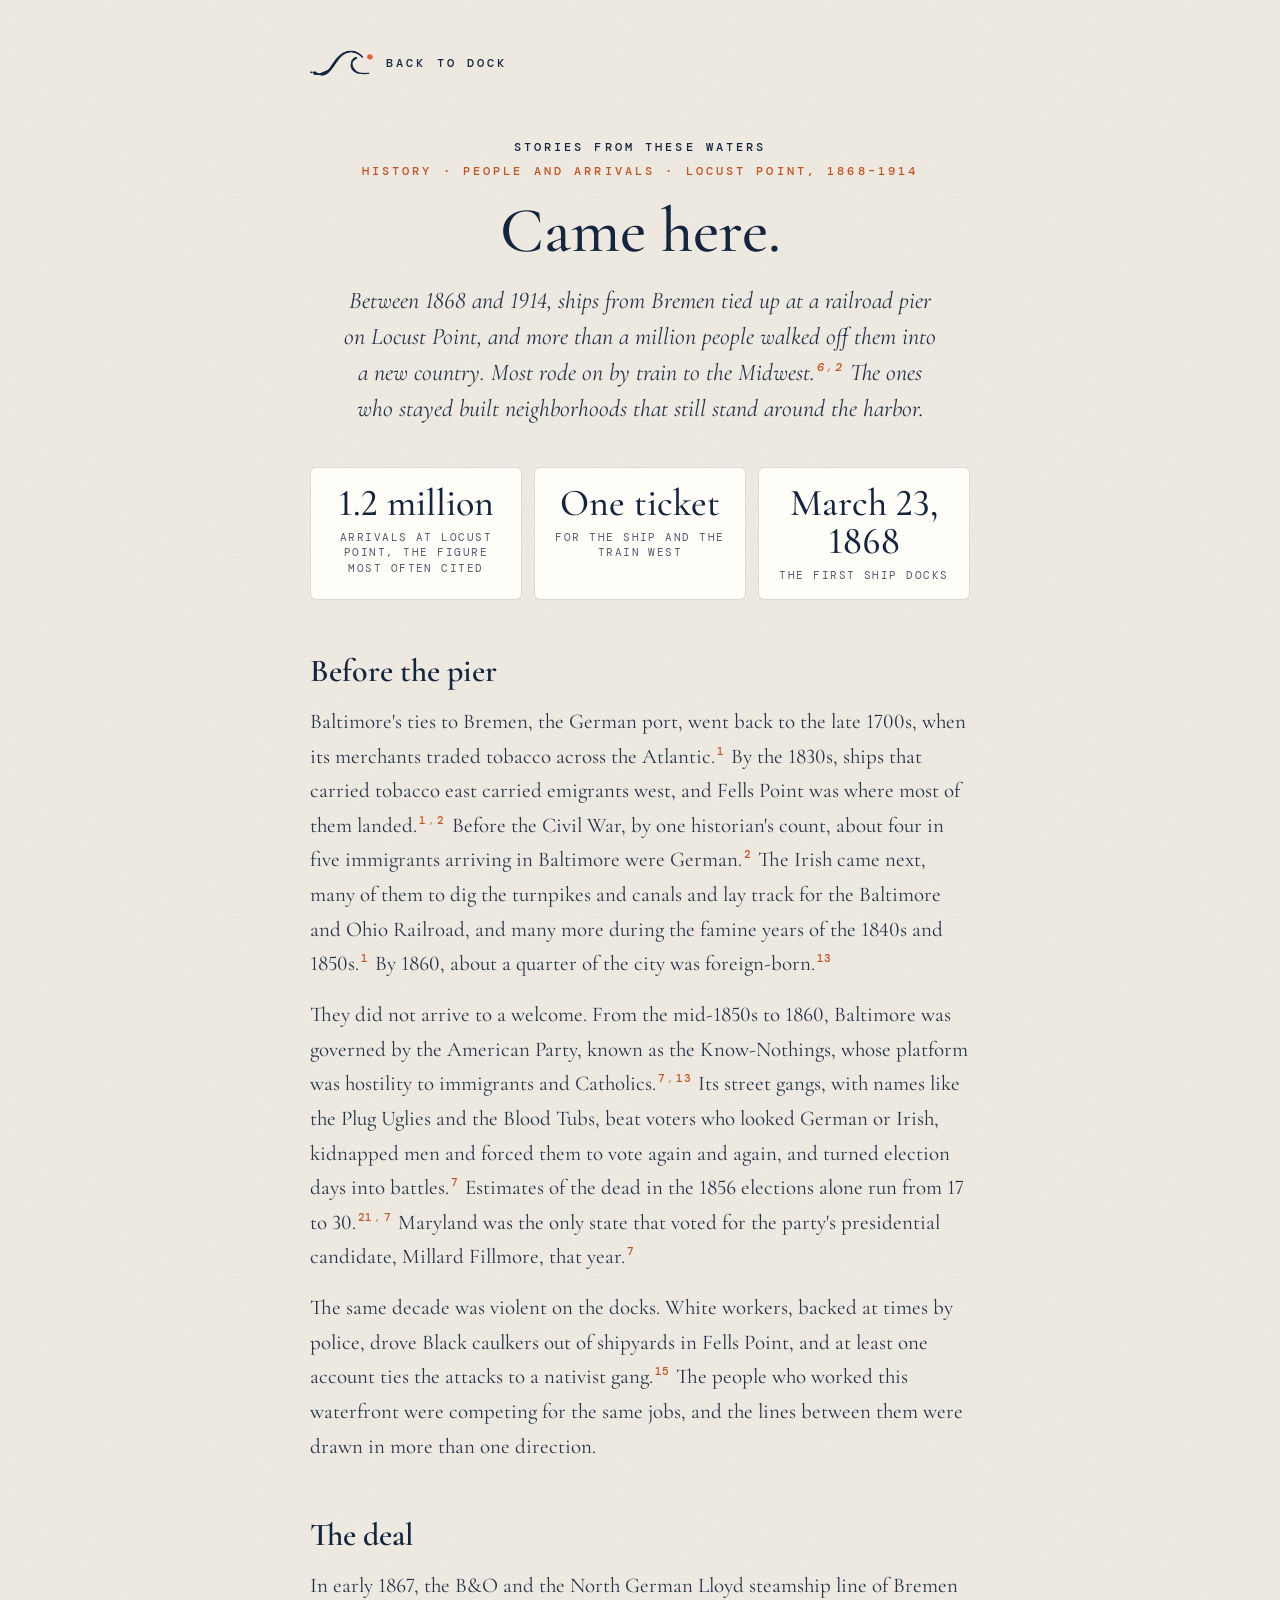
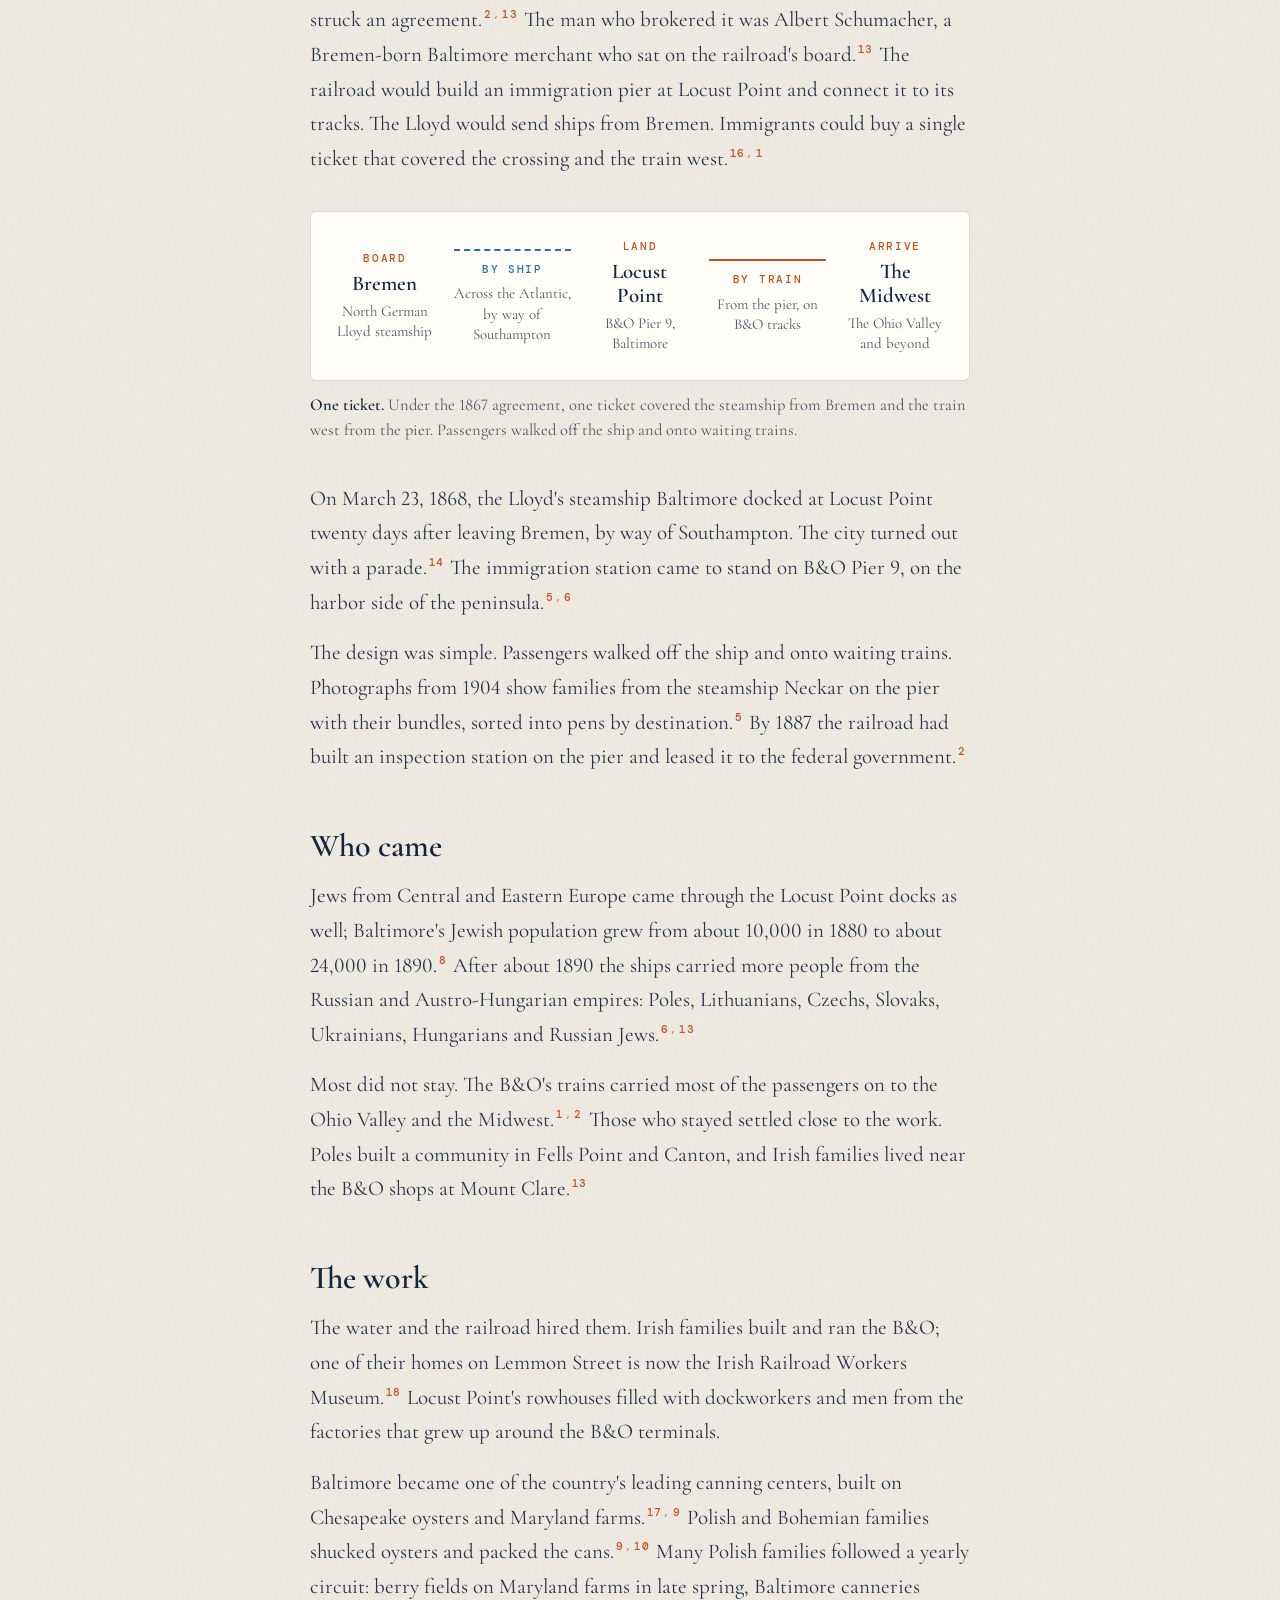
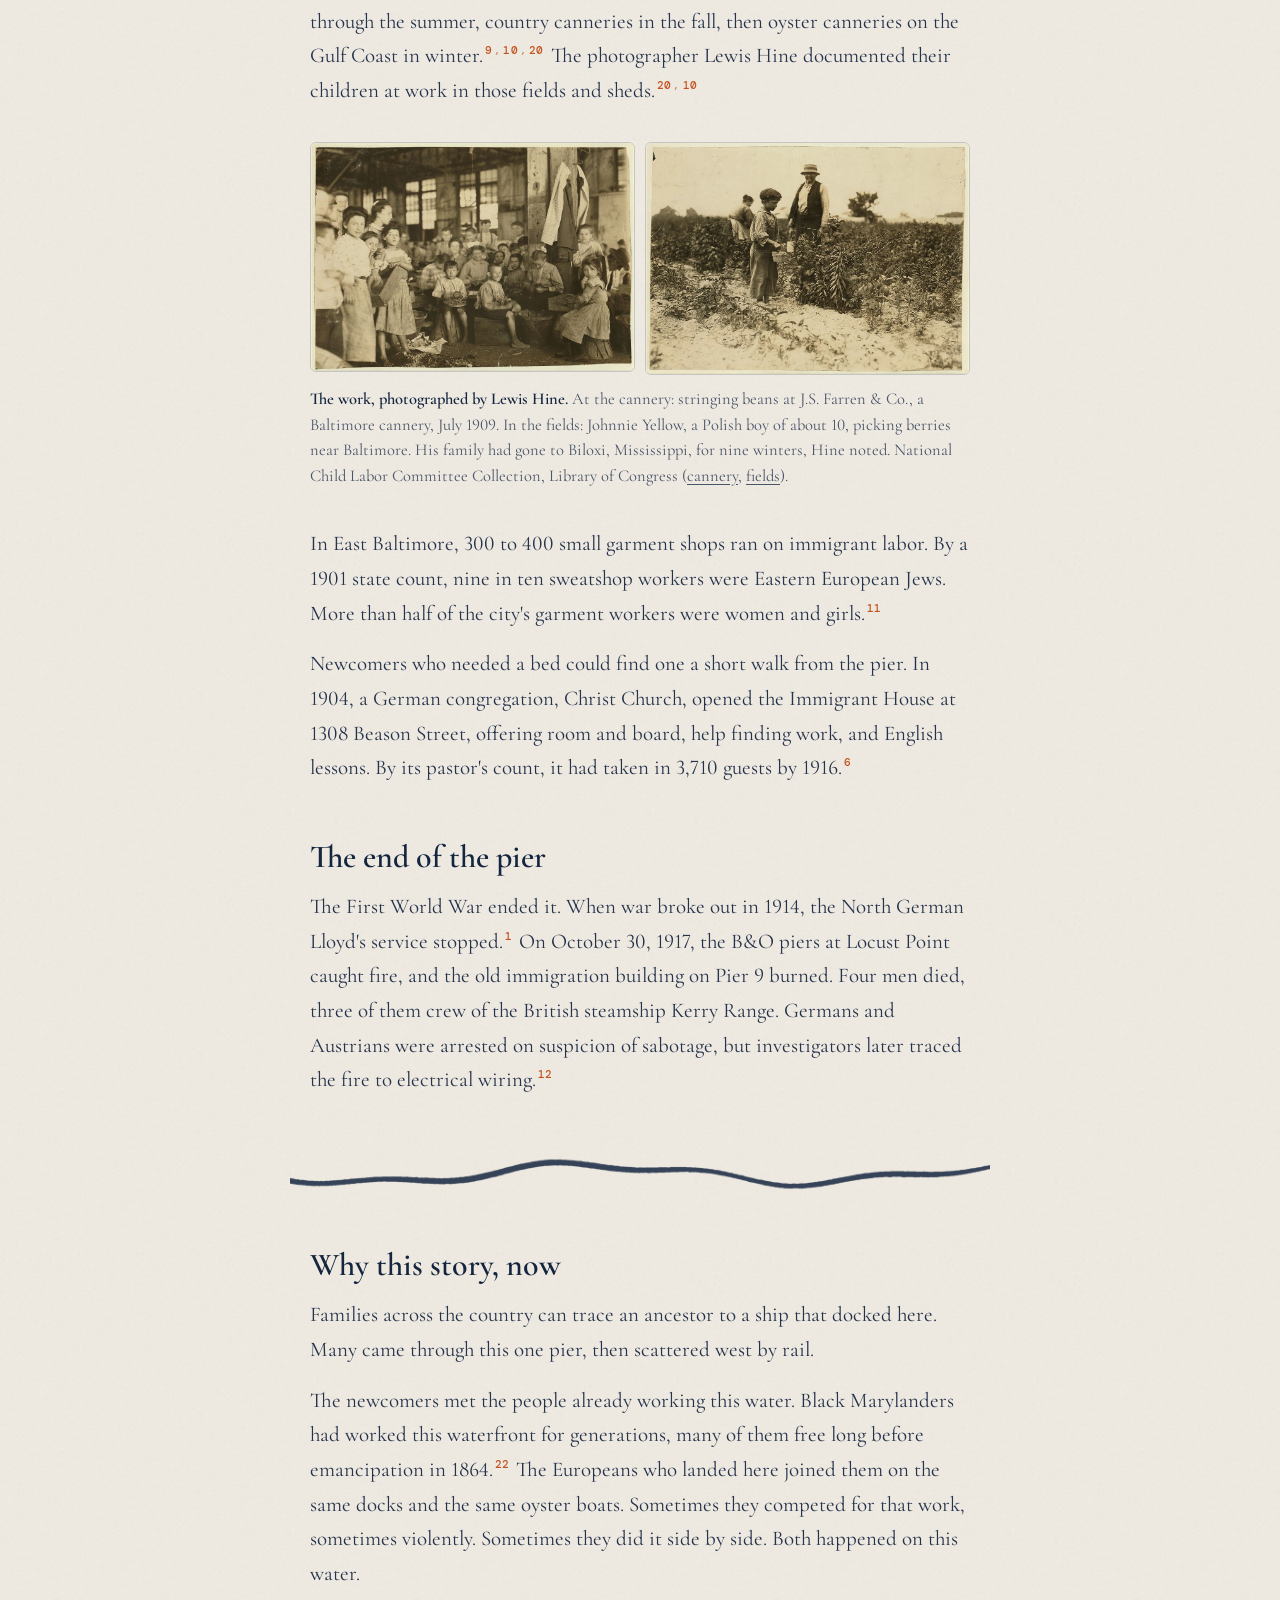
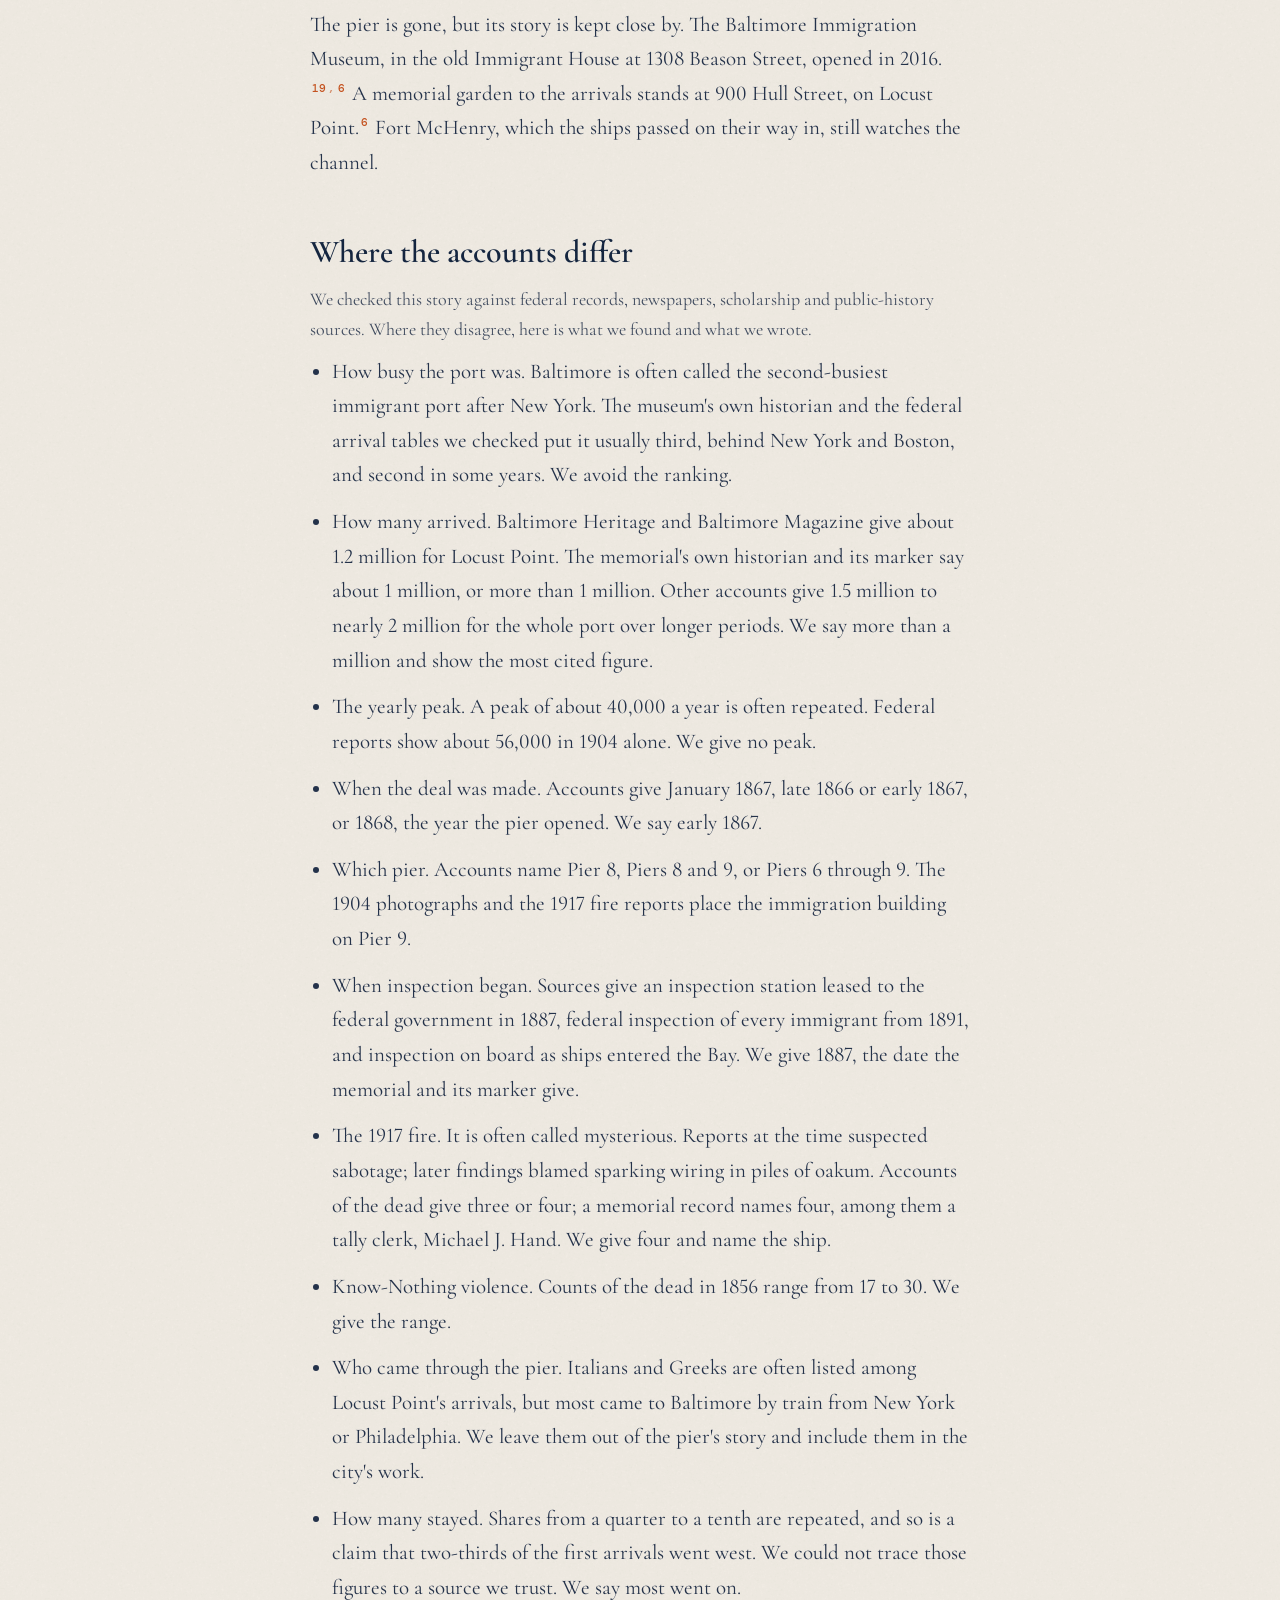
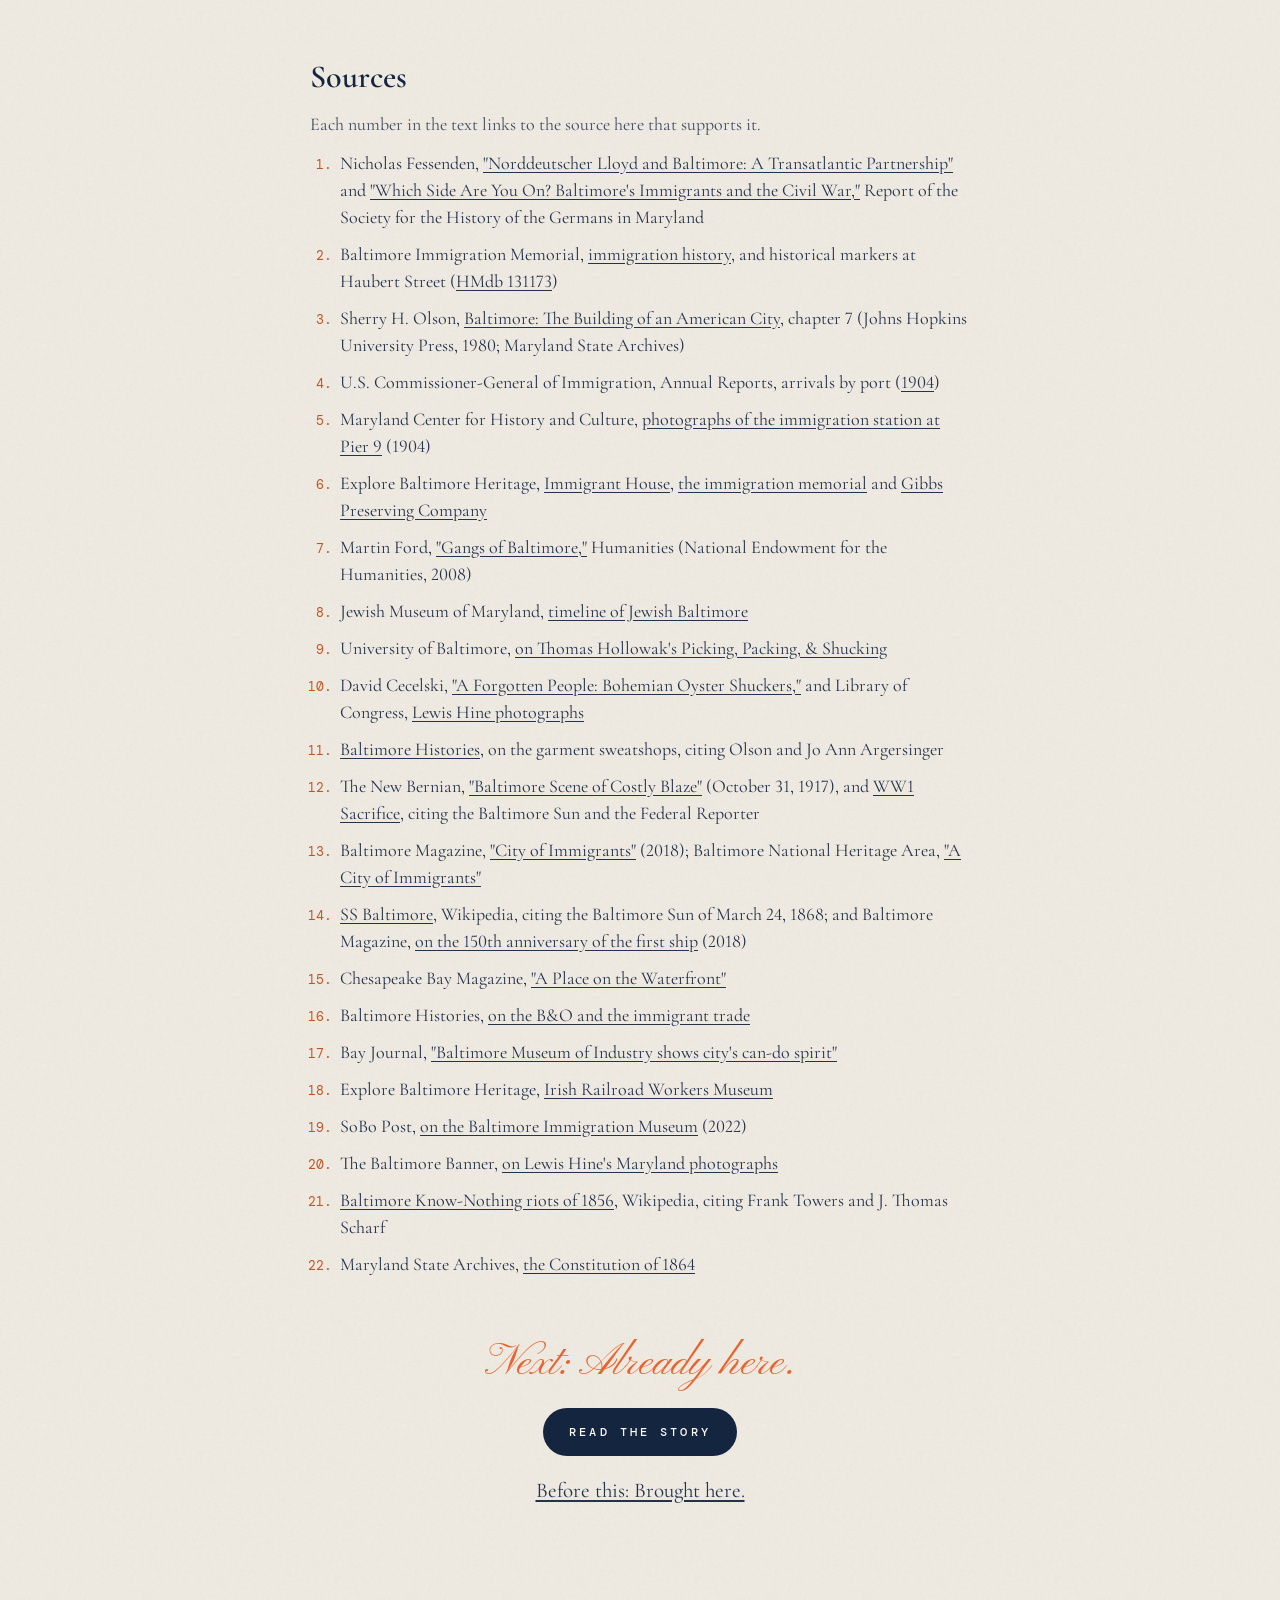
<file: stories/came-here.html>
<!doctype html>
<html lang="en">
<head>
<meta charset="utf-8">
<meta name="viewport" content="width=device-width, initial-scale=1">
<title>Came here. · Dock</title>
<meta name="description" content="From 1868 to 1914, more than a million immigrants landed at Locust Point and walked from ship to train. A story from these waters.">
<meta property="og:title" content="Came here.">
<meta property="og:description" content="From 1868 to 1914, more than a million immigrants landed at Locust Point and walked from ship to train. A story from these waters.">
<meta property="og:image" content="https://thedock.life/assets/share.jpg">
<link rel="icon" href="/assets/favicon.svg" type="image/svg+xml">
<link rel="preconnect" href="https://fonts.googleapis.com">
<link rel="preconnect" href="https://fonts.gstatic.com" crossorigin>
<link rel="stylesheet" href="https://fonts.googleapis.com/css2?family=Cormorant+Garamond:ital,wght@0,500;0,600;1,500&family=DM+Mono:wght@500&family=Pinyon+Script&display=swap">
<style>
*{box-sizing:border-box;margin:0;padding:0}
body{background:#F6F1E8 url(/assets/paper.png);background-blend-mode:multiply;color:#14253F;font-family:'Cormorant Garamond',Georgia,serif;font-variant-numeric:lining-nums;-webkit-font-smoothing:antialiased}
main{max-width:700px;margin:0 auto;padding:48px 20px 80px}
.k{font-family:'DM Mono',ui-monospace,monospace;font-weight:500;text-transform:uppercase;letter-spacing:.26em;font-size:12px}
a{color:inherit;text-underline-offset:3px}
.home{display:inline-flex;align-items:center;gap:12px;text-decoration:none}
.home svg{width:64px;height:auto}
header.story{margin:56px 0 40px;text-align:center}
h1{font-weight:500;font-size:clamp(40px,7.5vw,64px);line-height:1.06;margin:18px 0 18px}
.dek{font-style:italic;font-size:clamp(21px,2.6vw,24px);line-height:1.5;color:#24324A;max-width:600px;margin:0 auto}
.byline{margin-top:22px;opacity:.7}
h2{font-weight:600;font-size:clamp(26px,3.6vw,32px);line-height:1.2;margin:52px 0 14px}
p,li{font-size:21px;line-height:1.65;color:#24324A}
p+p{margin-top:16px}
.facts{margin:26px 0 8px;display:grid;grid-template-columns:repeat(3,1fr);gap:12px}
.facts div{background:#FFFDF8;border:1px solid rgba(20,37,63,.16);border-radius:6px;padding:16px 12px;text-align:center}
.facts b{display:block;font-weight:500;font-size:clamp(28px,5vw,38px);line-height:1;color:#14253F}
.facts span{display:block;margin-top:8px;font-family:'DM Mono',monospace;font-size:10.5px;letter-spacing:.14em;text-transform:uppercase;opacity:.75;line-height:1.5}
@media (max-width:520px){.facts{grid-template-columns:1fr 1fr}.facts div:last-child{grid-column:1/-1}}
blockquote{margin:34px 0;padding:6px 0 6px 22px;border-left:2px solid #E8642C}
blockquote p{font-style:italic;font-size:clamp(23px,3vw,27px);line-height:1.45;color:#14253F}
blockquote cite{display:block;margin-top:12px;font-style:normal}
.divider{display:block;width:calc(100% + 40px);margin:56px -20px 0;max-height:40px;object-fit:cover;opacity:.85}
.now{margin-top:8px}
.differ li{margin-bottom:12px}
.differ{padding-left:22px;margin-top:10px}
.sources{padding-left:22px;margin-top:10px}
.sources li{font-size:18px;line-height:1.5;margin-bottom:10px}
.note{font-size:18px;opacity:.85}
.end{margin-top:64px;text-align:center}
.end .sc{font-family:'Pinyon Script',cursive;color:#E8642C;font-size:44px;line-height:1}
.end a.btn{display:inline-block;margin-top:22px;text-decoration:none;color:#FBF8F2;background:#14253F;border-radius:999px;padding:16px 26px}
.cn{font-family:'DM Mono',ui-monospace,monospace;font-size:.5em;font-weight:500;line-height:0;vertical-align:super;letter-spacing:.02em;white-space:nowrap}
.cn a{display:inline-block;color:#C4521F;text-decoration:none;padding:6px 3px;margin:-6px -1px}
.cn a:hover,.cn a[aria-expanded="true"]{color:#14253F;text-decoration:underline}
.cn a:focus-visible{outline:2px solid #E8642C;outline-offset:1px;border-radius:2px}
.cn .sep{color:#C4521F;opacity:.6}
ol.sources{padding-left:30px}
ol.sources li{scroll-margin-top:24px;border-radius:4px;transition:background .6s ease}
ol.sources li::marker{font-family:'DM Mono',monospace;font-size:13px;color:#C4521F}
ol.sources li:target,ol.sources li.hl{background:rgba(232,100,44,.12)}
.srcback{display:inline-block;margin-left:8px;font-family:'DM Mono',monospace;font-size:11px;letter-spacing:.14em;text-transform:uppercase;text-decoration:none;color:#C4521F}
.pop{position:absolute;z-index:20;width:min(360px,calc(100vw - 32px));background:#FFFDF8;border:1px solid rgba(20,37,63,.18);border-radius:8px;box-shadow:0 22px 50px -24px rgba(20,37,63,.55);padding:18px 18px 16px;opacity:0;transform:translateY(4px);transition:opacity .18s ease,transform .18s ease}
.pop.on{opacity:1;transform:none}
.pop .ph{display:flex;justify-content:space-between;align-items:center;margin-bottom:8px}
.pop .pk{font-family:'DM Mono',monospace;font-size:11px;letter-spacing:.2em;text-transform:uppercase;color:#C4521F}
.pop .px{border:0;background:none;font-size:24px;line-height:1;color:#14253F;cursor:pointer;padding:2px 6px;margin:-6px -6px 0 0}
.pop .pb{font-size:18px;line-height:1.5;color:#24324A}
.pop .pb a{color:#14253F}
.pop .pall{display:inline-block;margin-top:12px;font-family:'DM Mono',monospace;font-size:11px;letter-spacing:.16em;text-transform:uppercase;color:#14253F}
@media (max-width:640px){
.pop{position:fixed;left:0!important;right:0;bottom:0;top:auto!important;width:auto;border-radius:14px 14px 0 0;padding:20px 20px calc(22px + env(safe-area-inset-bottom));transform:translateY(100%);box-shadow:0 -18px 40px -20px rgba(20,37,63,.45)}
.pop.on{transform:none}
.pop::before{content:"";display:block;width:40px;height:4px;border-radius:2px;background:rgba(20,37,63,.2);margin:-8px auto 12px}
}
</style>
<link rel="stylesheet" href="/assets/figures.css">
</head>
<body>
<main>
  <a class="home k" href="/"><svg viewBox="-2 0 274 128" aria-hidden="true"><image href="/assets/web-stroke-navy.png" x="-2" y="0" width="274" height="128"/><image href="/assets/web-dot.png" x="-2" y="0" width="274" height="128"/></svg>Back to Dock</a>

  <header class="story">
    <div class="k"><a href="/stories/" style="text-decoration:none">Stories from these waters</a><br><span style="display:inline-block;margin-top:8px;color:#C4521F">History · People and arrivals · Locust Point, 1868–1914</span></div>
    <h1>Came here.</h1>
    <p class="dek">Between 1868 and 1914, ships from Bremen tied up at a railroad pier on Locust Point, and more than a million people walked off them into a new country. Most rode on by train to the Midwest.&#8288;<sup class="cn"><a href="#src-6" data-src="6" aria-label="Source 6" aria-expanded="false">6</a><span class="sep">,</span><a href="#src-2" data-src="2" aria-label="Source 2" aria-expanded="false">2</a></sup> The ones who stayed built neighborhoods that still stand around the harbor.</p>
  </header>

  <div class="facts">
    <div><b>1.2 million</b><span>arrivals at Locust Point, the figure most often cited</span></div>
    <div><b>One ticket</b><span>for the ship and the train west</span></div>
    <div><b>March 23, 1868</b><span>the first ship docks</span></div>
  </div>

  <h2>Before the pier</h2>
  <p>Baltimore's ties to Bremen, the German port, went back to the late 1700s, when its merchants traded tobacco across the Atlantic.&#8288;<sup class="cn"><a href="#src-1" data-src="1" aria-label="Source 1" aria-expanded="false">1</a></sup> By the 1830s, ships that carried tobacco east carried emigrants west, and Fells Point was where most of them landed.&#8288;<sup class="cn"><a href="#src-1" data-src="1" aria-label="Source 1" aria-expanded="false">1</a><span class="sep">,</span><a href="#src-2" data-src="2" aria-label="Source 2" aria-expanded="false">2</a></sup> Before the Civil War, by one historian's count, about four in five immigrants arriving in Baltimore were German.&#8288;<sup class="cn"><a href="#src-2" data-src="2" aria-label="Source 2" aria-expanded="false">2</a></sup> The Irish came next, many of them to dig the turnpikes and canals and lay track for the Baltimore and Ohio Railroad, and many more during the famine years of the 1840s and 1850s.&#8288;<sup class="cn"><a href="#src-1" data-src="1" aria-label="Source 1" aria-expanded="false">1</a></sup> By 1860, about a quarter of the city was foreign-born.&#8288;<sup class="cn"><a href="#src-13" data-src="13" aria-label="Source 13" aria-expanded="false">13</a></sup></p>
  <p>They did not arrive to a welcome. From the mid-1850s to 1860, Baltimore was governed by the American Party, known as the Know-Nothings, whose platform was hostility to immigrants and Catholics.&#8288;<sup class="cn"><a href="#src-7" data-src="7" aria-label="Source 7" aria-expanded="false">7</a><span class="sep">,</span><a href="#src-13" data-src="13" aria-label="Source 13" aria-expanded="false">13</a></sup> Its street gangs, with names like the Plug Uglies and the Blood Tubs, beat voters who looked German or Irish, kidnapped men and forced them to vote again and again, and turned election days into battles.&#8288;<sup class="cn"><a href="#src-7" data-src="7" aria-label="Source 7" aria-expanded="false">7</a></sup> Estimates of the dead in the 1856 elections alone run from 17 to 30.&#8288;<sup class="cn"><a href="#src-21" data-src="21" aria-label="Source 21" aria-expanded="false">21</a><span class="sep">,</span><a href="#src-7" data-src="7" aria-label="Source 7" aria-expanded="false">7</a></sup> Maryland was the only state that voted for the party's presidential candidate, Millard Fillmore, that year.&#8288;<sup class="cn"><a href="#src-7" data-src="7" aria-label="Source 7" aria-expanded="false">7</a></sup></p>
  <p>The same decade was violent on the docks. White workers, backed at times by police, drove Black caulkers out of shipyards in Fells Point, and at least one account ties the attacks to a nativist gang.&#8288;<sup class="cn"><a href="#src-15" data-src="15" aria-label="Source 15" aria-expanded="false">15</a></sup> The people who worked this waterfront were competing for the same jobs, and the lines between them were drawn in more than one direction.</p>

  <h2>The deal</h2>
  <p>In early 1867, the B&amp;O and the North German Lloyd steamship line of Bremen struck an agreement.&#8288;<sup class="cn"><a href="#src-2" data-src="2" aria-label="Source 2" aria-expanded="false">2</a><span class="sep">,</span><a href="#src-13" data-src="13" aria-label="Source 13" aria-expanded="false">13</a></sup> The man who brokered it was Albert Schumacher, a Bremen-born Baltimore merchant who sat on the railroad's board.&#8288;<sup class="cn"><a href="#src-13" data-src="13" aria-label="Source 13" aria-expanded="false">13</a></sup> The railroad would build an immigration pier at Locust Point and connect it to its tracks. The Lloyd would send ships from Bremen. Immigrants could buy a single ticket that covered the crossing and the train west.&#8288;<sup class="cn"><a href="#src-16" data-src="16" aria-label="Source 16" aria-expanded="false">16</a><span class="sep">,</span><a href="#src-1" data-src="1" aria-label="Source 1" aria-expanded="false">1</a></sup></p>
  <figure class="dfig "><ol class="journey" aria-label="One ticket, three legs">
<li><span class="jk k">Board</span><span class="jt">Bremen</span><span class="jd">North German Lloyd steamship</span></li>
<li class="leg sea"><span class="jk k">By ship</span><span class="jd">Across the Atlantic, by way of Southampton</span></li>
<li><span class="jk k">Land</span><span class="jt">Locust Point</span><span class="jd">B&amp;O Pier 9, Baltimore</span></li>
<li class="leg rail"><span class="jk k">By train</span><span class="jd">From the pier, on B&amp;O tracks</span></li>
<li><span class="jk k">Arrive</span><span class="jt">The Midwest</span><span class="jd">The Ohio Valley and beyond</span></li>
</ol><figcaption><b>One ticket.</b> Under the 1867 agreement, one ticket covered the steamship from Bremen and the train west from the pier. Passengers walked off the ship and onto waiting trains.</figcaption></figure>

  <p>On March 23, 1868, the Lloyd's steamship Baltimore docked at Locust Point twenty days after leaving Bremen, by way of Southampton. The city turned out with a parade.&#8288;<sup class="cn"><a href="#src-14" data-src="14" aria-label="Source 14" aria-expanded="false">14</a></sup> The immigration station came to stand on B&amp;O Pier 9, on the harbor side of the peninsula.&#8288;<sup class="cn"><a href="#src-5" data-src="5" aria-label="Source 5" aria-expanded="false">5</a><span class="sep">,</span><a href="#src-6" data-src="6" aria-label="Source 6" aria-expanded="false">6</a></sup></p>
  <p>The design was simple. Passengers walked off the ship and onto waiting trains. Photographs from 1904 show families from the steamship Neckar on the pier with their bundles, sorted into pens by destination.&#8288;<sup class="cn"><a href="#src-5" data-src="5" aria-label="Source 5" aria-expanded="false">5</a></sup> By 1887 the railroad had built an inspection station on the pier and leased it to the federal government.&#8288;<sup class="cn"><a href="#src-2" data-src="2" aria-label="Source 2" aria-expanded="false">2</a></sup></p>


  <h2>Who came</h2>
  <p>Jews from Central and Eastern Europe came through the Locust Point docks as well; Baltimore's Jewish population grew from about 10,000 in 1880 to about 24,000 in 1890.&#8288;<sup class="cn"><a href="#src-8" data-src="8" aria-label="Source 8" aria-expanded="false">8</a></sup> After about 1890 the ships carried more people from the Russian and Austro-Hungarian empires: Poles, Lithuanians, Czechs, Slovaks, Ukrainians, Hungarians and Russian Jews.&#8288;<sup class="cn"><a href="#src-6" data-src="6" aria-label="Source 6" aria-expanded="false">6</a><span class="sep">,</span><a href="#src-13" data-src="13" aria-label="Source 13" aria-expanded="false">13</a></sup></p>
  <p>Most did not stay. The B&amp;O's trains carried most of the passengers on to the Ohio Valley and the Midwest.&#8288;<sup class="cn"><a href="#src-1" data-src="1" aria-label="Source 1" aria-expanded="false">1</a><span class="sep">,</span><a href="#src-2" data-src="2" aria-label="Source 2" aria-expanded="false">2</a></sup> Those who stayed settled close to the work. Poles built a community in Fells Point and Canton, and Irish families lived near the B&amp;O shops at Mount Clare.&#8288;<sup class="cn"><a href="#src-13" data-src="13" aria-label="Source 13" aria-expanded="false">13</a></sup></p>

  <h2>The work</h2>
  <p>The water and the railroad hired them. Irish families built and ran the B&amp;O; one of their homes on Lemmon Street is now the Irish Railroad Workers Museum.&#8288;<sup class="cn"><a href="#src-18" data-src="18" aria-label="Source 18" aria-expanded="false">18</a></sup> Locust Point's rowhouses filled with dockworkers and men from the factories that grew up around the B&amp;O terminals.</p>
  <p>Baltimore became one of the country's leading canning centers, built on Chesapeake oysters and Maryland farms.&#8288;<sup class="cn"><a href="#src-17" data-src="17" aria-label="Source 17" aria-expanded="false">17</a><span class="sep">,</span><a href="#src-9" data-src="9" aria-label="Source 9" aria-expanded="false">9</a></sup> Polish and Bohemian families shucked oysters and packed the cans.&#8288;<sup class="cn"><a href="#src-9" data-src="9" aria-label="Source 9" aria-expanded="false">9</a><span class="sep">,</span><a href="#src-10" data-src="10" aria-label="Source 10" aria-expanded="false">10</a></sup> Many Polish families followed a yearly circuit: berry fields on Maryland farms in late spring, Baltimore canneries through the summer, country canneries in the fall, then oyster canneries on the Gulf Coast in winter.&#8288;<sup class="cn"><a href="#src-9" data-src="9" aria-label="Source 9" aria-expanded="false">9</a><span class="sep">,</span><a href="#src-10" data-src="10" aria-label="Source 10" aria-expanded="false">10</a><span class="sep">,</span><a href="#src-20" data-src="20" aria-label="Source 20" aria-expanded="false">20</a></sup> The photographer Lewis Hine documented their children at work in those fields and sheds.&#8288;<sup class="cn"><a href="#src-20" data-src="20" aria-label="Source 20" aria-expanded="false">20</a><span class="sep">,</span><a href="#src-10" data-src="10" aria-label="Source 10" aria-expanded="false">10</a></sup></p>
  <figure class="dfig photo pair"><div class="imgs"><img src="/assets/stories/hine-farren-1909.jpg" alt="Children and women sit on crates and baskets stringing beans inside a cannery shed." loading="lazy" width="1024" height="722"><img src="/assets/stories/hine-berry-picker.jpg" alt="A young boy holding a berry carrier stands in a field beside a man in a straw hat." loading="lazy" width="1024" height="731"></div><figcaption><b>The work, photographed by Lewis Hine.</b> At the cannery: stringing beans at J.S. Farren &amp; Co., a Baltimore cannery, July 1909. In the fields: Johnnie Yellow, a Polish boy of about 10, picking berries near Baltimore. His family had gone to Biloxi, Mississippi, for nine winters, Hine noted. National Child Labor Committee Collection, Library of Congress (<a href="https://www.loc.gov/item/2018674328/" target="_blank" rel="noopener">cannery</a>, <a href="https://www.loc.gov/item/2018675297" target="_blank" rel="noopener">fields</a>).</figcaption></figure>

  <p>In East Baltimore, 300 to 400 small garment shops ran on immigrant labor. By a 1901 state count, nine in ten sweatshop workers were Eastern European Jews. More than half of the city's garment workers were women and girls.&#8288;<sup class="cn"><a href="#src-11" data-src="11" aria-label="Source 11" aria-expanded="false">11</a></sup></p>
  <p>Newcomers who needed a bed could find one a short walk from the pier. In 1904, a German congregation, Christ Church, opened the Immigrant House at 1308 Beason Street, offering room and board, help finding work, and English lessons. By its pastor's count, it had taken in 3,710 guests by 1916.&#8288;<sup class="cn"><a href="#src-6" data-src="6" aria-label="Source 6" aria-expanded="false">6</a></sup></p>

  <h2>The end of the pier</h2>
  <p>The First World War ended it. When war broke out in 1914, the North German Lloyd's service stopped.&#8288;<sup class="cn"><a href="#src-1" data-src="1" aria-label="Source 1" aria-expanded="false">1</a></sup> On October 30, 1917, the B&amp;O piers at Locust Point caught fire, and the old immigration building on Pier 9 burned. Four men died, three of them crew of the British steamship Kerry Range. Germans and Austrians were arrested on suspicion of sabotage, but investigators later traced the fire to electrical wiring.&#8288;<sup class="cn"><a href="#src-12" data-src="12" aria-label="Source 12" aria-expanded="false">12</a></sup></p>

  <img class="divider" src="/assets/horizon.png" alt="">

  <h2>Why this story, now</h2>
  <div class="now">
    <p>Families across the country can trace an ancestor to a ship that docked here. Many came through this one pier, then scattered west by rail.</p>
    <p>The newcomers met the people already working this water. Black Marylanders had worked this waterfront for generations, many of them free long before emancipation in 1864.&#8288;<sup class="cn"><a href="#src-22" data-src="22" aria-label="Source 22" aria-expanded="false">22</a></sup> The Europeans who landed here joined them on the same docks and the same oyster boats. Sometimes they competed for that work, sometimes violently. Sometimes they did it side by side. Both happened on this water.</p>
    <p>The pier is gone, but its story is kept close by. The Baltimore Immigration Museum, in the old Immigrant House at 1308 Beason Street, opened in 2016.&#8288;<sup class="cn"><a href="#src-19" data-src="19" aria-label="Source 19" aria-expanded="false">19</a><span class="sep">,</span><a href="#src-6" data-src="6" aria-label="Source 6" aria-expanded="false">6</a></sup> A memorial garden to the arrivals stands at 900 Hull Street, on Locust Point.&#8288;<sup class="cn"><a href="#src-6" data-src="6" aria-label="Source 6" aria-expanded="false">6</a></sup> Fort McHenry, which the ships passed on their way in, still watches the channel.</p>
  </div>

  <h2>Where the accounts differ</h2>
  <p class="note">We checked this story against federal records, newspapers, scholarship and public-history sources. Where they disagree, here is what we found and what we wrote.</p>
  <ul class="differ">
    <li>How busy the port was. Baltimore is often called the second-busiest immigrant port after New York. The museum's own historian and the federal arrival tables we checked put it usually third, behind New York and Boston, and second in some years. We avoid the ranking.</li>
    <li>How many arrived. Baltimore Heritage and Baltimore Magazine give about 1.2 million for Locust Point. The memorial's own historian and its marker say about 1 million, or more than 1 million. Other accounts give 1.5 million to nearly 2 million for the whole port over longer periods. We say more than a million and show the most cited figure.</li>
    <li>The yearly peak. A peak of about 40,000 a year is often repeated. Federal reports show about 56,000 in 1904 alone. We give no peak.</li>
    <li>When the deal was made. Accounts give January 1867, late 1866 or early 1867, or 1868, the year the pier opened. We say early 1867.</li>
    <li>Which pier. Accounts name Pier 8, Piers 8 and 9, or Piers 6 through 9. The 1904 photographs and the 1917 fire reports place the immigration building on Pier 9.</li>
    <li>When inspection began. Sources give an inspection station leased to the federal government in 1887, federal inspection of every immigrant from 1891, and inspection on board as ships entered the Bay. We give 1887, the date the memorial and its marker give.</li>
    <li>The 1917 fire. It is often called mysterious. Reports at the time suspected sabotage; later findings blamed sparking wiring in piles of oakum. Accounts of the dead give three or four; a memorial record names four, among them a tally clerk, Michael J. Hand. We give four and name the ship.</li>
    <li>Know-Nothing violence. Counts of the dead in 1856 range from 17 to 30. We give the range.</li>
    <li>Who came through the pier. Italians and Greeks are often listed among Locust Point's arrivals, but most came to Baltimore by train from New York or Philadelphia. We leave them out of the pier's story and include them in the city's work.</li>
    <li>How many stayed. Shares from a quarter to a tenth are repeated, and so is a claim that two-thirds of the first arrivals went west. We could not trace those figures to a source we trust. We say most went on.</li>
  </ul>

  <h2>Sources</h2>
  <p class="note">Each number in the text links to the source here that supports it.</p>
  <ol class="sources">
    <li id="src-1">Nicholas Fessenden, <a href="https://loyolanotredamelib.org/php/report05/articles/pdfs/Report48-04-Fessenden-Norddeutscher-Lloyd-and-Baltimore.pdf" target="_blank" rel="noopener">"Norddeutscher Lloyd and Baltimore: A Transatlantic Partnership"</a> and <a href="https://loyolanotredamelib.org/php/report05/articles/pdfs/Report47-07-Immigration-Fessenden.pdf" target="_blank" rel="noopener">"Which Side Are You On? Baltimore's Immigrants and the Civil War,"</a> Report of the Society for the History of the Germans in Maryland</li>
    <li id="src-2">Baltimore Immigration Memorial, <a href="https://www.immigrationbaltimore.org/immigration-history.html" target="_blank" rel="noopener">immigration history</a>, and historical markers at Haubert Street (<a href="https://www.hmdb.org/m.asp?m=131173" target="_blank" rel="noopener">HMdb 131173</a>)</li>
    <li id="src-3">Sherry H. Olson, <a href="https://msa.maryland.gov/megafile/msa/speccol/sc5300/sc5339/000060/000000/000001/restricted/ecp-10-251/olson07.html" target="_blank" rel="noopener">Baltimore: The Building of an American City</a>, chapter 7 (Johns Hopkins University Press, 1980; Maryland State Archives)</li>
    <li id="src-4">U.S. Commissioner-General of Immigration, Annual Reports, arrivals by port (<a href="https://www.honorfirst.com/uploads/4/7/0/8/47087249/1904_annual_report_of_the_commissioner_of_immigration_to_the_secretary_of_labor.pdf" target="_blank" rel="noopener">1904</a>)</li>
    <li id="src-5">Maryland Center for History and Culture, <a href="https://www.mdhistory.org/digital-resource/2258" target="_blank" rel="noopener">photographs of the immigration station at Pier 9</a> (1904)</li>
    <li id="src-6">Explore Baltimore Heritage, <a href="https://explore.baltimoreheritage.org/items/show/559" target="_blank" rel="noopener">Immigrant House</a>, <a href="https://explore.baltimoreheritage.org/items/show/783" target="_blank" rel="noopener">the immigration memorial</a> and <a href="https://explore.baltimoreheritage.org/items/show/699" target="_blank" rel="noopener">Gibbs Preserving Company</a></li>
    <li id="src-7">Martin Ford, <a href="https://www.neh.gov/humanities/2008/mayjune/feature/gangs-baltimore" target="_blank" rel="noopener">"Gangs of Baltimore,"</a> Humanities (National Endowment for the Humanities, 2008)</li>
    <li id="src-8">Jewish Museum of Maryland, <a href="https://jewishmuseummd.org/?p=63050" target="_blank" rel="noopener">timeline of Jewish Baltimore</a></li>
    <li id="src-9">University of Baltimore, <a href="https://www.ubalt.edu/about/newsroom/ubaltnews-thomas-hollowak-book-polish-immigrants.cfm" target="_blank" rel="noopener">on Thomas Hollowak's Picking, Packing, &amp; Shucking</a></li>
    <li id="src-10">David Cecelski, <a href="https://davidcecelski.com/2024/08/23/a-forgotten-people-bohemian-oyster-shuckers-on-the-north-carolina-coast-1890-1914/" target="_blank" rel="noopener">"A Forgotten People: Bohemian Oyster Shuckers,"</a> and Library of Congress, <a href="https://www.loc.gov/item/2018675296/" target="_blank" rel="noopener">Lewis Hine photographs</a></li>
    <li id="src-11"><a href="https://baltimorehistories.substack.com/p/garment-industry-sweatshops-in-baltimore" target="_blank" rel="noopener">Baltimore Histories</a>, on the garment sweatshops, citing Olson and Jo Ann Argersinger</li>
    <li id="src-12">The New Bernian, <a href="https://newspapers.digitalnc.org/lccn/sn96086033/1917-10-31/ed-1/seq-1/" target="_blank" rel="noopener">"Baltimore Scene of Costly Blaze"</a> (October 31, 1917), and <a href="https://ww1sacrifice.com/2015/05/13/ss-kerry-range/" target="_blank" rel="noopener">WW1 Sacrifice</a>, citing the Baltimore Sun and the Federal Reporter</li>
    <li id="src-13">Baltimore Magazine, <a href="https://www.baltimoremagazine.com/section/historypolitics/city-of-immigrants-the-people-who-built-baltimore/" target="_blank" rel="noopener">"City of Immigrants"</a> (2018); Baltimore National Heritage Area, <a href="https://www.explorebaltimore.org/city-history/a-city-of-immigrants" target="_blank" rel="noopener">"A City of Immigrants"</a></li>
    <li id="src-14"><a href="https://en.wikipedia.org/wiki/SS_Baltimore" target="_blank" rel="noopener">SS Baltimore</a>, Wikipedia, citing the Baltimore Sun of March 24, 1868; and Baltimore Magazine, <a href="https://www.baltimoremagazine.com/2018/3/22/b-o-railroad-baltimore-immigration-celebrate-150th-anniversary-first-ship-locust-point" target="_blank" rel="noopener">on the 150th anniversary of the first ship</a> (2018)</li>
    <li id="src-15">Chesapeake Bay Magazine, <a href="https://chesapeakebaymagazine.com/a-place-on-the-waterfront" target="_blank" rel="noopener">"A Place on the Waterfront"</a></li>
    <li id="src-16">Baltimore Histories, <a href="https://baltimorehistories.substack.com/p/how-the-baltimore-and-ohio-railroad" target="_blank" rel="noopener">on the B&amp;O and the immigrant trade</a></li>
    <li id="src-17">Bay Journal, <a href="https://www.bayjournal.com/travel/baltimore-museum-of-industry-shows-citys-can-do-spirit/article_42098c18-b721-56b1-afc9-75a85e7a74fd.html" target="_blank" rel="noopener">"Baltimore Museum of Industry shows city's can-do spirit"</a></li>
    <li id="src-18">Explore Baltimore Heritage, <a href="https://explore.baltimoreheritage.org/items/show/35" target="_blank" rel="noopener">Irish Railroad Workers Museum</a></li>
    <li id="src-19">SoBo Post, <a href="https://sobopost.org/2022/11/04/immigration-museum/" target="_blank" rel="noopener">on the Baltimore Immigration Museum</a> (2022)</li>
    <li id="src-20">The Baltimore Banner, <a href="https://www.thebanner.com/culture/arts/lewis-hine-umbc-exhibit-PM5ODFZP2FAE3KZWI7ZPVT6UX4/" target="_blank" rel="noopener">on Lewis Hine's Maryland photographs</a></li>
    <li id="src-21"><a href="https://en.wikipedia.org/wiki/Baltimore_Know-Nothing_riots_of_1856" target="_blank" rel="noopener">Baltimore Know-Nothing riots of 1856</a>, Wikipedia, citing Frank Towers and J. Thomas Scharf</li>
    <li id="src-22">Maryland State Archives, <a href="https://msa.maryland.gov/msa/speccol/sc2600/sc2685/html/conv1864.html" target="_blank" rel="noopener">the Constitution of 1864</a></li>
  </ol>

  <div class="end">
    <div class="sc">Next: Already here.</div>
    <a class="btn k" href="/stories/already-here">Read the story</a>
    <p style="margin-top:18px"><a href="/stories/brought-here">Before this: Brought here.</a></p>
  </div>

</main>
<script>
(function(){
  var list=document.querySelector('ol.sources'); if(!list) return;
  var pop=document.createElement('div'); pop.className='pop'; pop.setAttribute('role','dialog'); pop.setAttribute('aria-modal','false'); pop.hidden=true;
  document.body.appendChild(pop); var cur=null;
  function close(){ if(!cur) return; cur.setAttribute('aria-expanded','false'); var c=cur; cur=null; pop.classList.remove('on'); setTimeout(function(){ if(!cur) pop.hidden=true; },200); c.focus({preventScroll:true}); }
  function open(a){
    var n=a.getAttribute('data-src'), li=document.getElementById('src-'+n); if(!li) return;
    if(cur===a){ close(); return; } if(cur) cur.setAttribute('aria-expanded','false');
    cur=a; a.setAttribute('aria-expanded','true');
    var body=li.cloneNode(true); var b=body.querySelector('.srcback'); if(b) b.remove();
    pop.innerHTML='<div class="ph"><span class="pk">Source '+n+'</span><button class="px" type="button" aria-label="Close">&times;</button></div><div class="pb"></div><a class="pall" href="#src-'+n+'">See it in the source list</a>';
    pop.querySelector('.pb').innerHTML=body.innerHTML;
    pop.querySelector('.px').onclick=close;
    pop.querySelector('.pall').onclick=function(e){ e.preventDefault(); var t=cur; close(); jump(n,t); };
    pop.hidden=false;
    if(window.innerWidth>640){
      var r=a.getBoundingClientRect(), w=pop.offsetWidth, x=r.left+window.scrollX+r.width/2-w/2;
      x=Math.max(16+window.scrollX,Math.min(x,window.scrollX+document.documentElement.clientWidth-w-16));
      pop.style.left=x+'px'; pop.style.top=(r.bottom+window.scrollY+10)+'px';
    }
    requestAnimationFrame(function(){ pop.classList.add('on'); });
    pop.querySelector('.px').focus({preventScroll:true});
  }
  function jump(n,from){
    var li=document.getElementById('src-'+n); var bk=li.querySelector('.srcback');
    if(!bk){ bk=document.createElement('a'); bk.className='srcback'; bk.href='#'; bk.textContent='Back to the text'; li.appendChild(bk); }
    bk.onclick=function(e){ e.preventDefault(); from.scrollIntoView({block:'center'}); from.focus({preventScroll:true}); };
    li.classList.add('hl'); setTimeout(function(){ li.classList.remove('hl'); },2400);
    li.scrollIntoView({block:'start',behavior:'smooth'});
  }
  document.addEventListener('click',function(e){
    var a=e.target.closest&&e.target.closest('.cn a');
    if(a){ e.preventDefault(); open(a); return; }
    if(cur&&!pop.contains(e.target)) close();
  });
  document.addEventListener('keydown',function(e){ if(e.key==='Escape') close(); });
})();
</script>
<script src="/assets/figures.js" defer></script>
</body>
</html>
</file>
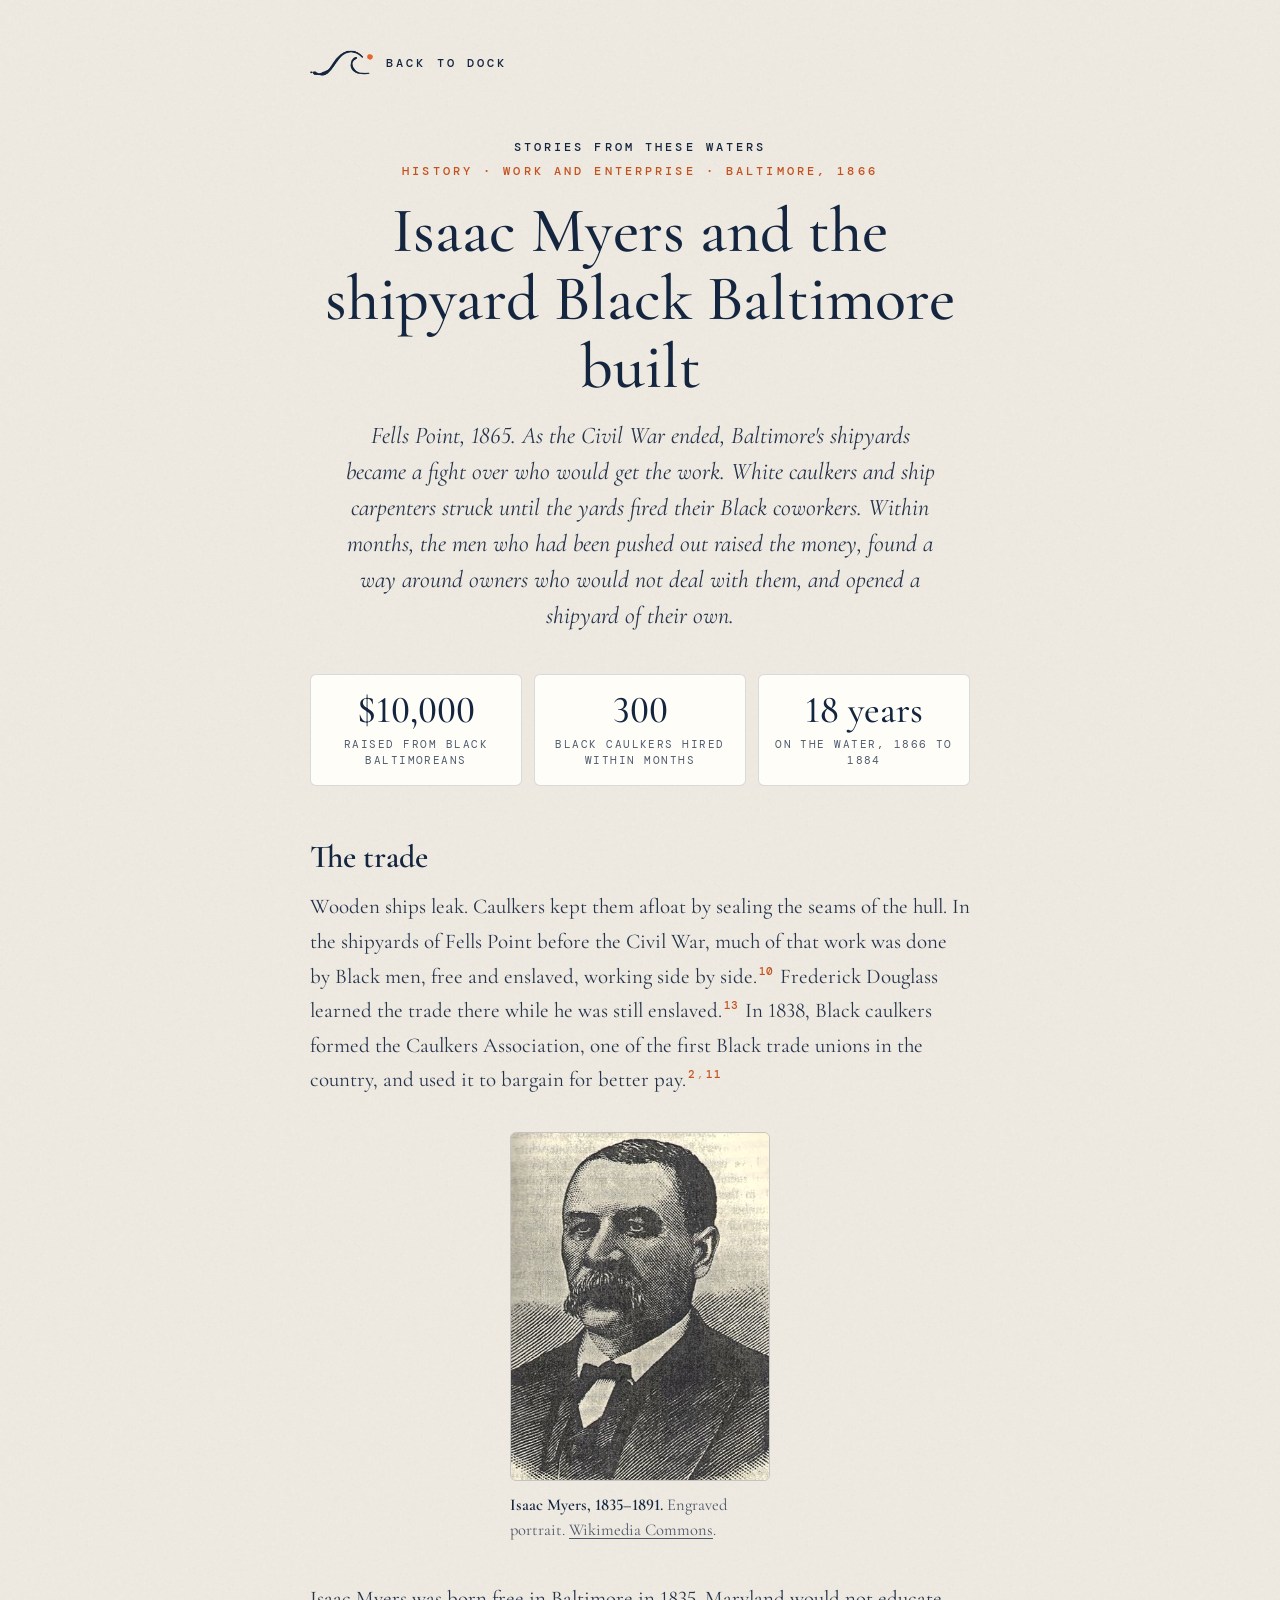
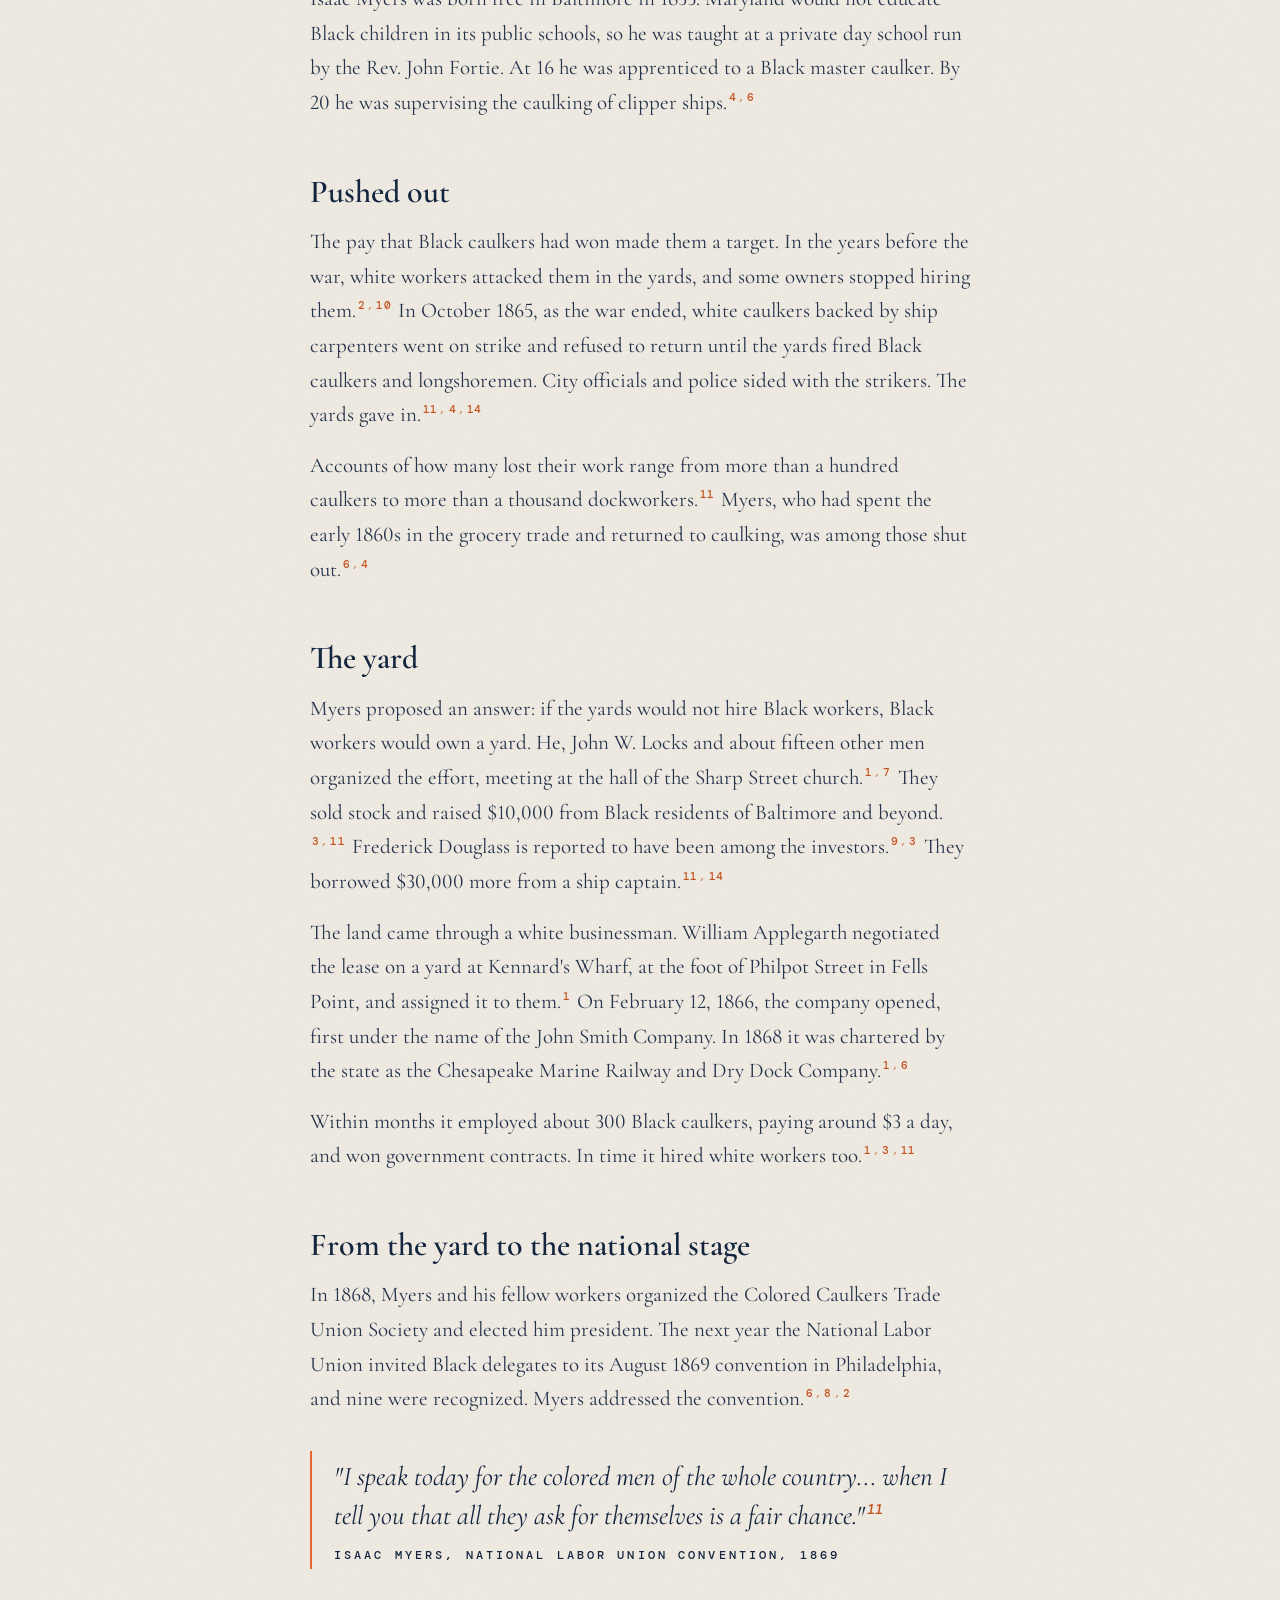
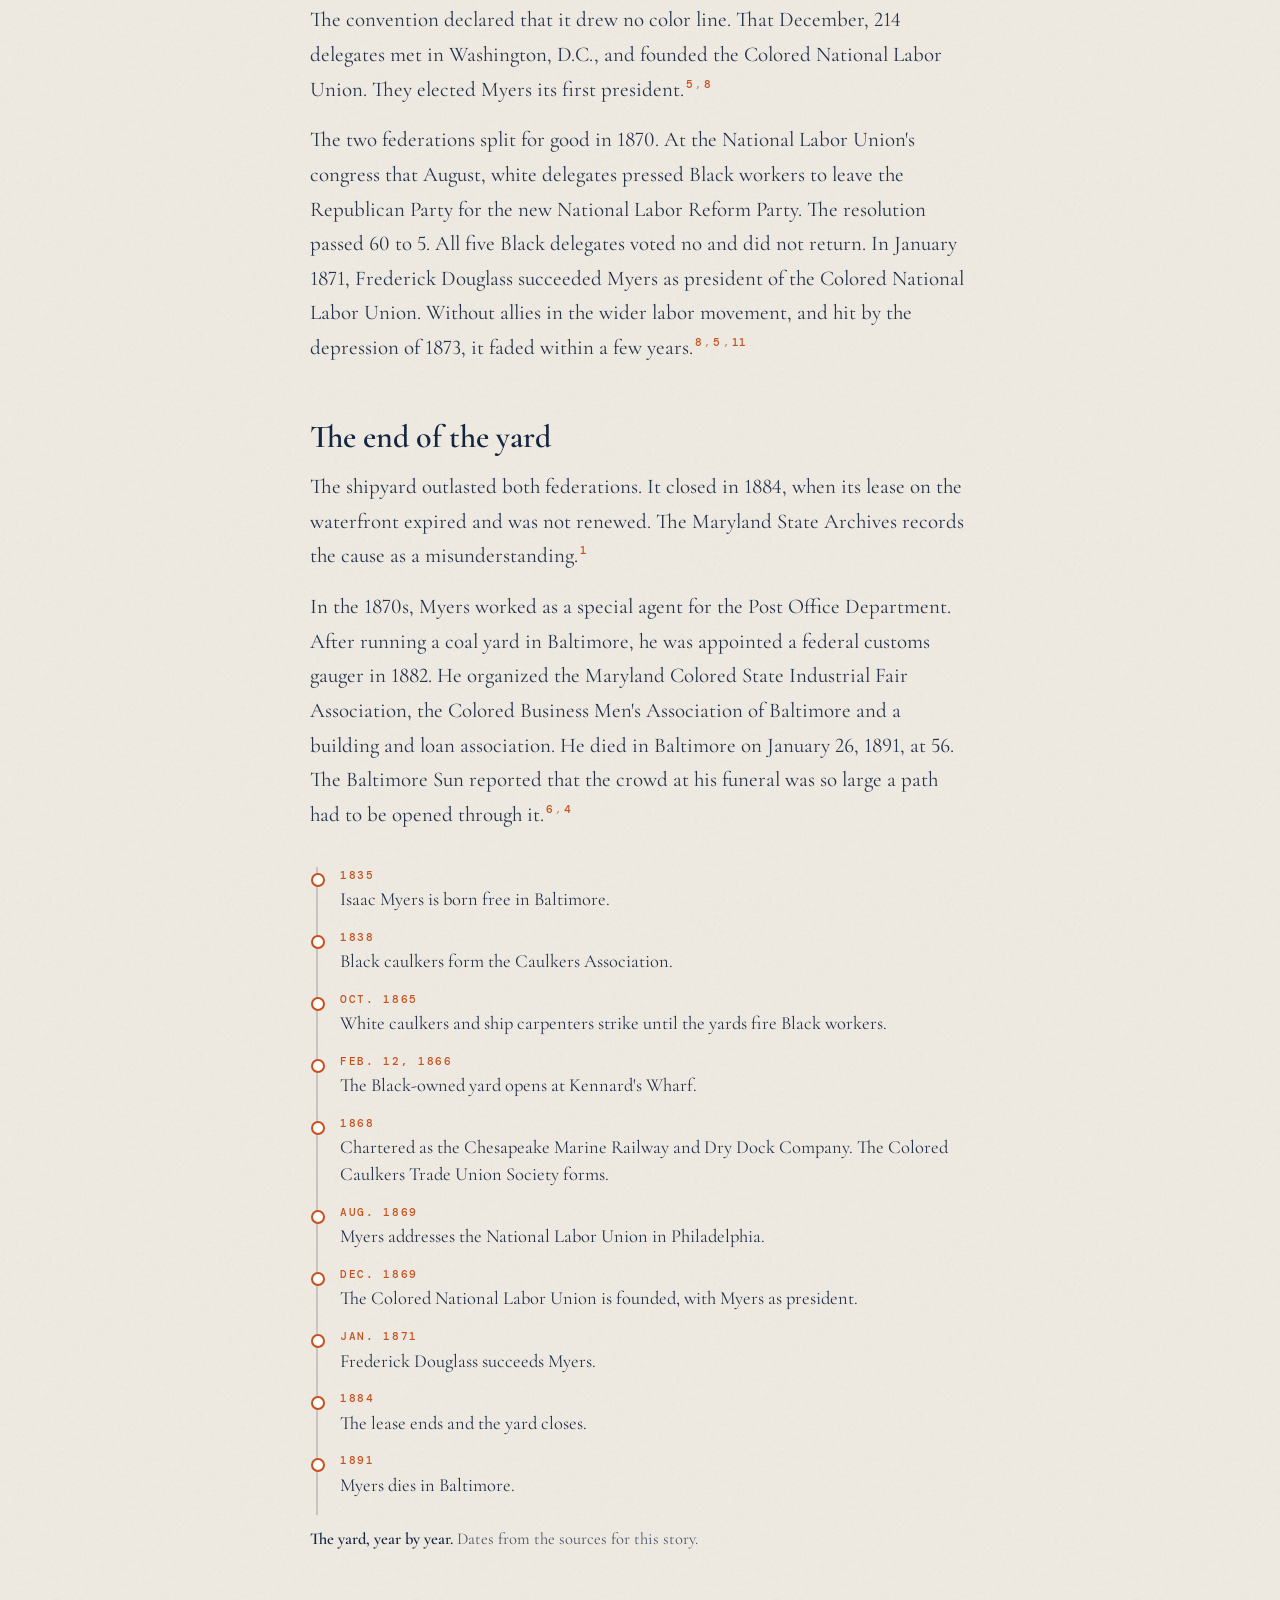
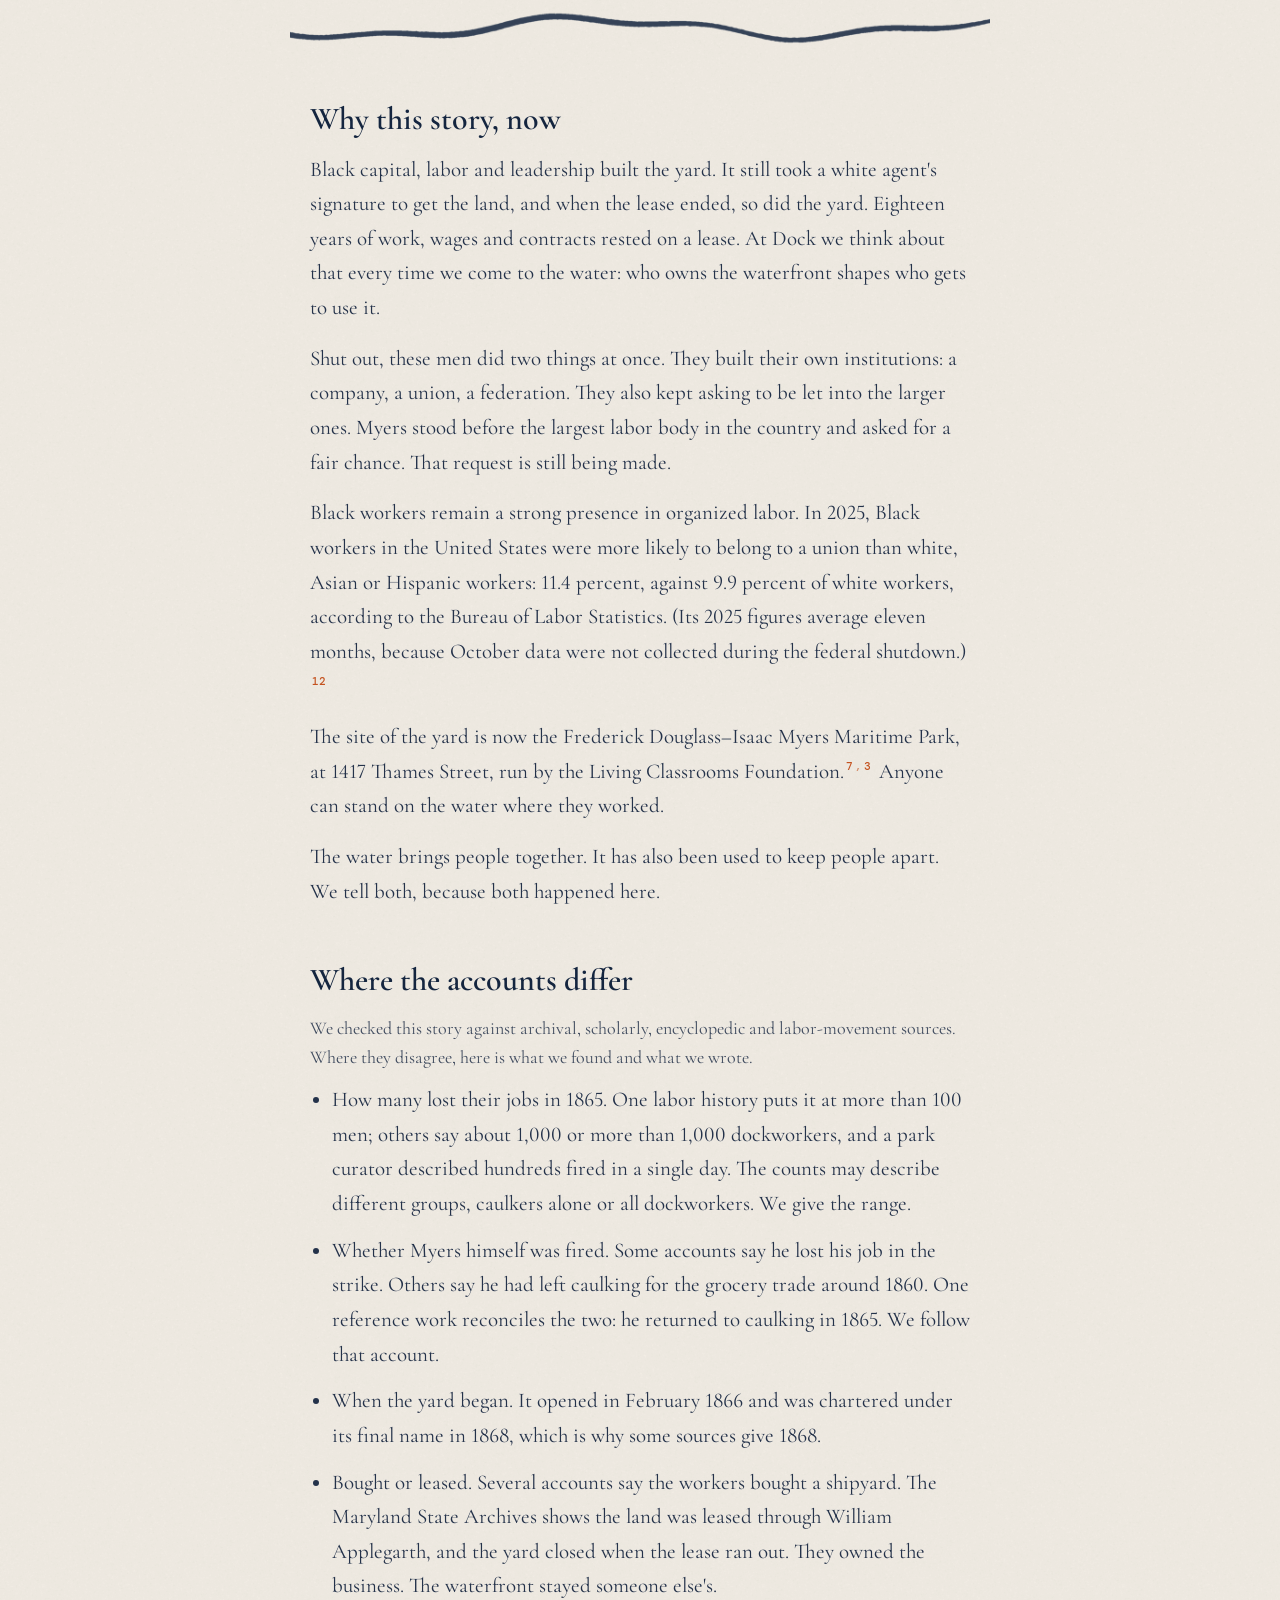
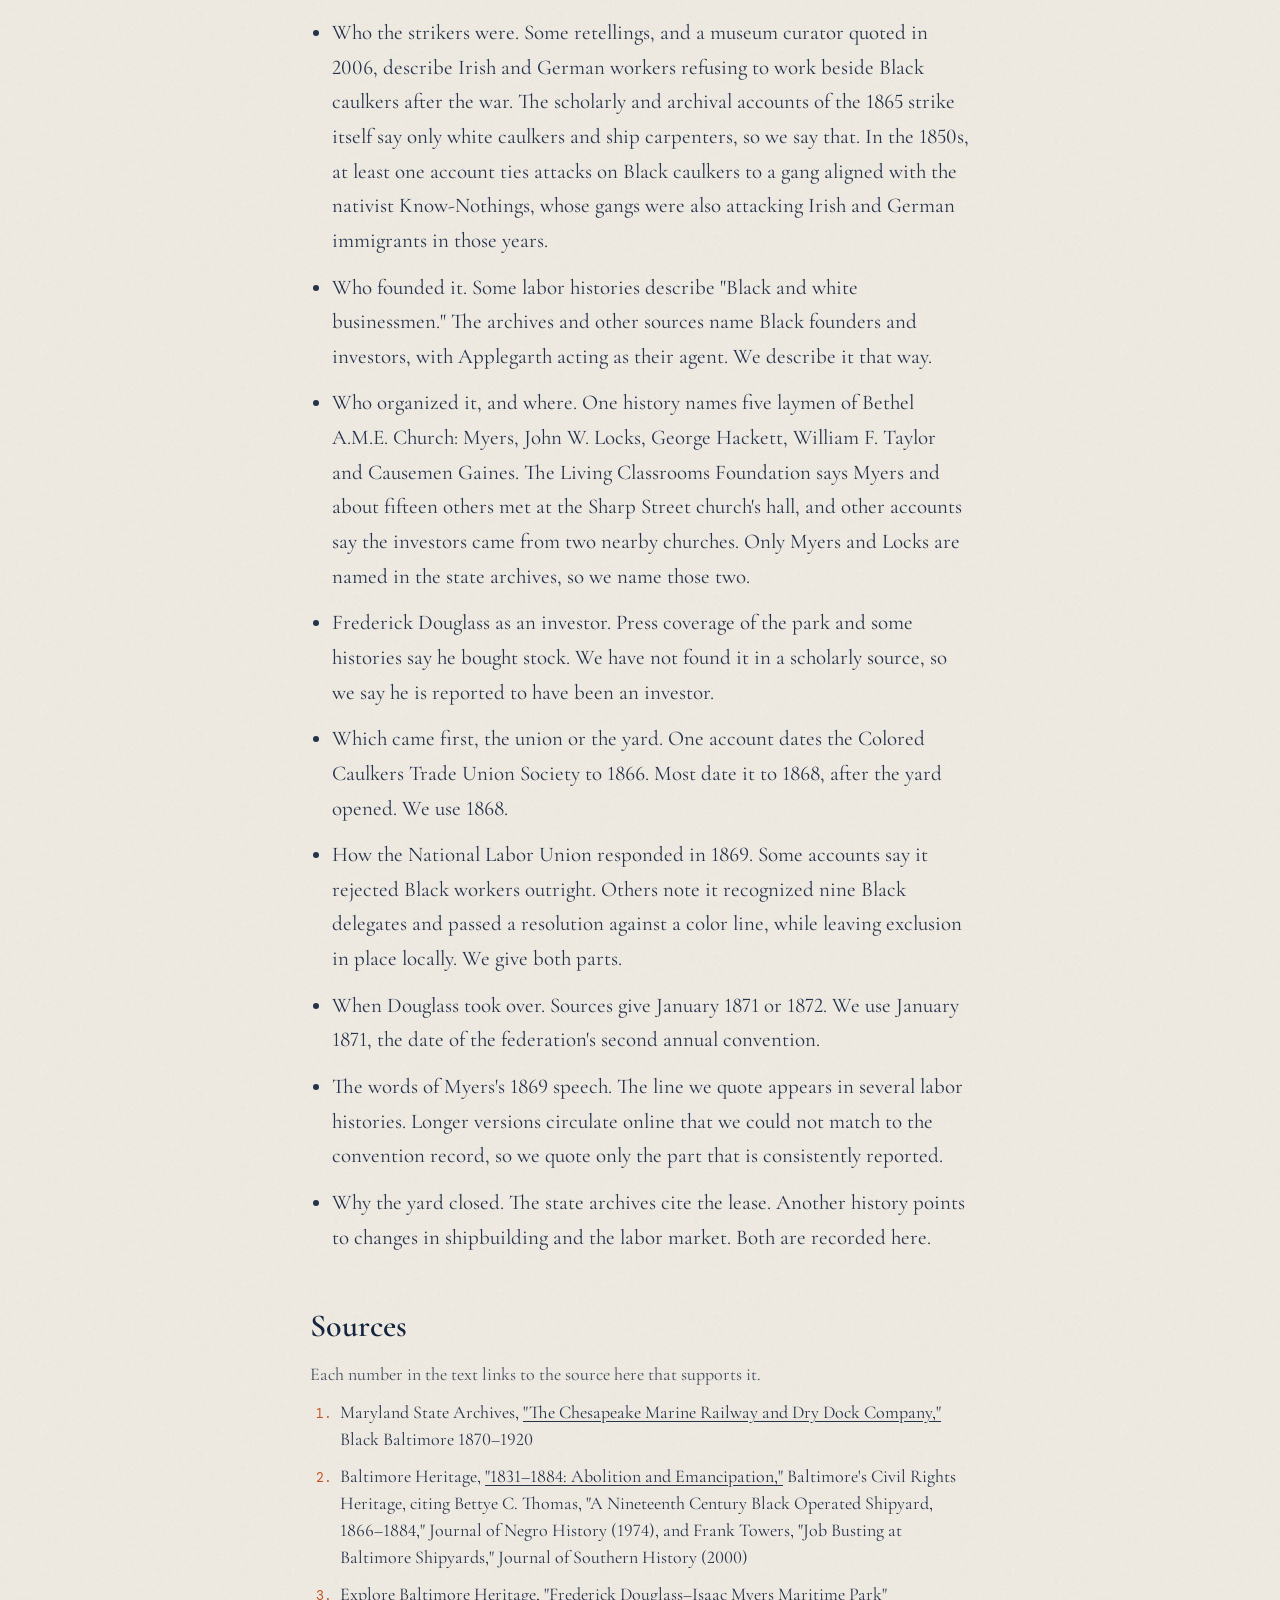
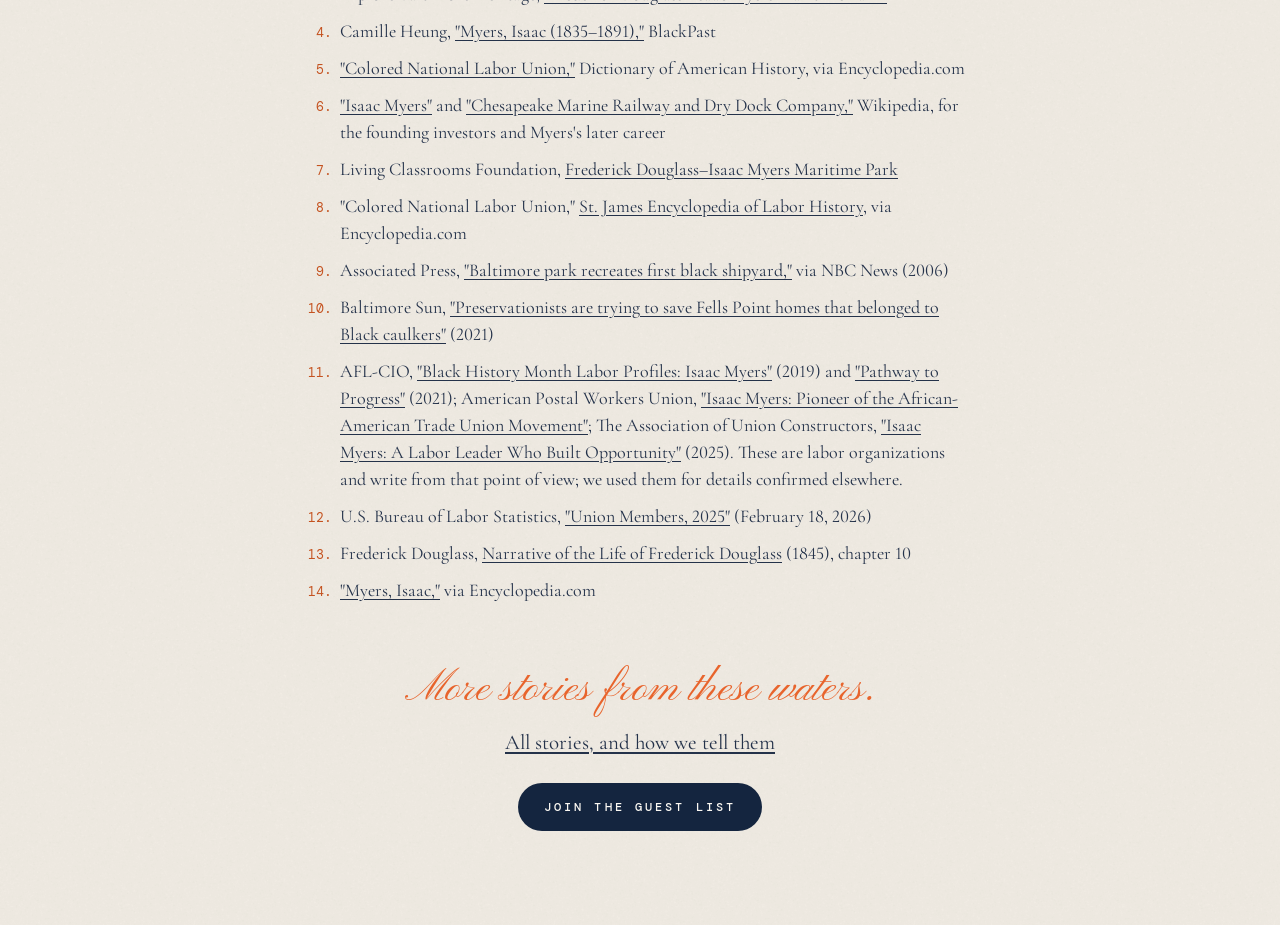
<file: stories/isaac-myers.html>
<!doctype html>
<html lang="en">
<head>
<meta charset="utf-8">
<meta name="viewport" content="width=device-width, initial-scale=1">
<title>Isaac Myers and the shipyard Black Baltimore built · Dock</title>
<meta name="description" content="Pushed off the Baltimore docks in 1865, Black caulkers raised the money, leased a yard and built their own. The story of Isaac Myers and the Chesapeake Marine Railway and Dry Dock Company.">
<meta property="og:title" content="Isaac Myers and the shipyard Black Baltimore built">
<meta property="og:description" content="Pushed off the docks in 1865, Black caulkers built a shipyard of their own. A story from the Chesapeake.">
<meta property="og:image" content="https://thedock.life/assets/share.jpg">
<link rel="icon" href="/assets/favicon.svg" type="image/svg+xml">
<link rel="preconnect" href="https://fonts.googleapis.com">
<link rel="preconnect" href="https://fonts.gstatic.com" crossorigin>
<link rel="stylesheet" href="https://fonts.googleapis.com/css2?family=Cormorant+Garamond:ital,wght@0,500;0,600;1,500&family=DM+Mono:wght@500&family=Pinyon+Script&display=swap">
<style>
*{box-sizing:border-box;margin:0;padding:0}
body{background:#F6F1E8 url(/assets/paper.png);background-blend-mode:multiply;color:#14253F;font-family:'Cormorant Garamond',Georgia,serif;font-variant-numeric:lining-nums;-webkit-font-smoothing:antialiased}
main{max-width:700px;margin:0 auto;padding:48px 20px 80px}
.k{font-family:'DM Mono',ui-monospace,monospace;font-weight:500;text-transform:uppercase;letter-spacing:.26em;font-size:12px}
a{color:inherit;text-underline-offset:3px}
.home{display:inline-flex;align-items:center;gap:12px;text-decoration:none}
.home svg{width:64px;height:auto}
header.story{margin:56px 0 40px;text-align:center}
h1{font-weight:500;font-size:clamp(40px,7.5vw,64px);line-height:1.06;margin:18px 0 18px}
.dek{font-style:italic;font-size:clamp(21px,2.6vw,24px);line-height:1.5;color:#24324A;max-width:600px;margin:0 auto}
.byline{margin-top:22px;opacity:.7}
h2{font-weight:600;font-size:clamp(26px,3.6vw,32px);line-height:1.2;margin:52px 0 14px}
p,li{font-size:21px;line-height:1.65;color:#24324A}
p+p{margin-top:16px}
.facts{margin:26px 0 8px;display:grid;grid-template-columns:repeat(3,1fr);gap:12px}
.facts div{background:#FFFDF8;border:1px solid rgba(20,37,63,.16);border-radius:6px;padding:16px 12px;text-align:center}
.facts b{display:block;font-weight:500;font-size:clamp(28px,5vw,38px);line-height:1;color:#14253F}
.facts span{display:block;margin-top:8px;font-family:'DM Mono',monospace;font-size:10.5px;letter-spacing:.14em;text-transform:uppercase;opacity:.75;line-height:1.5}
@media (max-width:520px){.facts{grid-template-columns:1fr 1fr}.facts div:last-child{grid-column:1/-1}}
blockquote{margin:34px 0;padding:6px 0 6px 22px;border-left:2px solid #E8642C}
blockquote p{font-style:italic;font-size:clamp(23px,3vw,27px);line-height:1.45;color:#14253F}
blockquote cite{display:block;margin-top:12px;font-style:normal}
.divider{display:block;width:calc(100% + 40px);margin:56px -20px 0;max-height:40px;object-fit:cover;opacity:.85}
.now{margin-top:8px}
.differ li{margin-bottom:12px}
.differ{padding-left:22px;margin-top:10px}
.sources{padding-left:22px;margin-top:10px}
.sources li{font-size:18px;line-height:1.5;margin-bottom:10px}
.note{font-size:18px;opacity:.85}
.end{margin-top:64px;text-align:center}
.end .sc{font-family:'Pinyon Script',cursive;color:#E8642C;font-size:44px;line-height:1}
.end a.btn{display:inline-block;margin-top:22px;text-decoration:none;color:#FBF8F2;background:#14253F;border-radius:999px;padding:16px 26px}
.cn{font-family:'DM Mono',ui-monospace,monospace;font-size:.5em;font-weight:500;line-height:0;vertical-align:super;letter-spacing:.02em;white-space:nowrap}
.cn a{display:inline-block;color:#C4521F;text-decoration:none;padding:6px 3px;margin:-6px -1px}
.cn a:hover,.cn a[aria-expanded="true"]{color:#14253F;text-decoration:underline}
.cn a:focus-visible{outline:2px solid #E8642C;outline-offset:1px;border-radius:2px}
.cn .sep{color:#C4521F;opacity:.6}
ol.sources{padding-left:30px}
ol.sources li{scroll-margin-top:24px;border-radius:4px;transition:background .6s ease}
ol.sources li::marker{font-family:'DM Mono',monospace;font-size:13px;color:#C4521F}
ol.sources li:target,ol.sources li.hl{background:rgba(232,100,44,.12)}
.srcback{display:inline-block;margin-left:8px;font-family:'DM Mono',monospace;font-size:11px;letter-spacing:.14em;text-transform:uppercase;text-decoration:none;color:#C4521F}
.pop{position:absolute;z-index:20;width:min(360px,calc(100vw - 32px));background:#FFFDF8;border:1px solid rgba(20,37,63,.18);border-radius:8px;box-shadow:0 22px 50px -24px rgba(20,37,63,.55);padding:18px 18px 16px;opacity:0;transform:translateY(4px);transition:opacity .18s ease,transform .18s ease}
.pop.on{opacity:1;transform:none}
.pop .ph{display:flex;justify-content:space-between;align-items:center;margin-bottom:8px}
.pop .pk{font-family:'DM Mono',monospace;font-size:11px;letter-spacing:.2em;text-transform:uppercase;color:#C4521F}
.pop .px{border:0;background:none;font-size:24px;line-height:1;color:#14253F;cursor:pointer;padding:2px 6px;margin:-6px -6px 0 0}
.pop .pb{font-size:18px;line-height:1.5;color:#24324A}
.pop .pb a{color:#14253F}
.pop .pall{display:inline-block;margin-top:12px;font-family:'DM Mono',monospace;font-size:11px;letter-spacing:.16em;text-transform:uppercase;color:#14253F}
@media (max-width:640px){
.pop{position:fixed;left:0!important;right:0;bottom:0;top:auto!important;width:auto;border-radius:14px 14px 0 0;padding:20px 20px calc(22px + env(safe-area-inset-bottom));transform:translateY(100%);box-shadow:0 -18px 40px -20px rgba(20,37,63,.45)}
.pop.on{transform:none}
.pop::before{content:"";display:block;width:40px;height:4px;border-radius:2px;background:rgba(20,37,63,.2);margin:-8px auto 12px}
}
</style>
<link rel="stylesheet" href="/assets/figures.css">
</head>
<body>
<main>
  <a class="home k" href="/"><svg viewBox="-2 0 274 128" aria-hidden="true"><image href="/assets/web-stroke-navy.png" x="-2" y="0" width="274" height="128"/><image href="/assets/web-dot.png" x="-2" y="0" width="274" height="128"/></svg>Back to Dock</a>

  <header class="story">
    <div class="k"><a href="/stories/" style="text-decoration:none">Stories from these waters</a><br><span style="display:inline-block;margin-top:8px;color:#C4521F">History · Work and enterprise · Baltimore, 1866</span></div>
    <h1>Isaac Myers and the shipyard Black Baltimore built</h1>
    <p class="dek">Fells Point, 1865. As the Civil War ended, Baltimore's shipyards became a fight over who would get the work. White caulkers and ship carpenters struck until the yards fired their Black coworkers. Within months, the men who had been pushed out raised the money, found a way around owners who would not deal with them, and opened a shipyard of their own.</p>
  </header>

  <div class="facts">
    <div><b>$10,000</b><span>raised from Black Baltimoreans</span></div>
    <div><b>300</b><span>Black caulkers hired within months</span></div>
    <div><b>18 years</b><span>on the water, 1866 to 1884</span></div>
  </div>

  <h2>The trade</h2>
  <p>Wooden ships leak. Caulkers kept them afloat by sealing the seams of the hull. In the shipyards of Fells Point before the Civil War, much of that work was done by Black men, free and enslaved, working side by side.&#8288;<sup class="cn"><a href="#src-10" data-src="10" aria-label="Source 10" aria-expanded="false">10</a></sup> Frederick Douglass learned the trade there while he was still enslaved.&#8288;<sup class="cn"><a href="#src-13" data-src="13" aria-label="Source 13" aria-expanded="false">13</a></sup> In 1838, Black caulkers formed the Caulkers Association, one of the first Black trade unions in the country, and used it to bargain for better pay.&#8288;<sup class="cn"><a href="#src-2" data-src="2" aria-label="Source 2" aria-expanded="false">2</a><span class="sep">,</span><a href="#src-11" data-src="11" aria-label="Source 11" aria-expanded="false">11</a></sup></p>

  <figure class="dfig photo portrait"><img src="/assets/stories/isaac-myers.jpg" alt="Engraved portrait of Isaac Myers, a man with a full mustache in a dark suit and bow tie." loading="lazy" width="372" height="500"><figcaption><b>Isaac Myers, 1835–1891.</b> Engraved portrait. <a href="https://commons.wikimedia.org/wiki/File:Isaac_Myers.jpg" target="_blank" rel="noopener">Wikimedia Commons</a>.</figcaption></figure>
  <p>Isaac Myers was born free in Baltimore in 1835. Maryland would not educate Black children in its public schools, so he was taught at a private day school run by the Rev. John Fortie. At 16 he was apprenticed to a Black master caulker. By 20 he was supervising the caulking of clipper ships.&#8288;<sup class="cn"><a href="#src-4" data-src="4" aria-label="Source 4" aria-expanded="false">4</a><span class="sep">,</span><a href="#src-6" data-src="6" aria-label="Source 6" aria-expanded="false">6</a></sup></p>

  <h2>Pushed out</h2>
  <p>The pay that Black caulkers had won made them a target. In the years before the war, white workers attacked them in the yards, and some owners stopped hiring them.&#8288;<sup class="cn"><a href="#src-2" data-src="2" aria-label="Source 2" aria-expanded="false">2</a><span class="sep">,</span><a href="#src-10" data-src="10" aria-label="Source 10" aria-expanded="false">10</a></sup> In October 1865, as the war ended, white caulkers backed by ship carpenters went on strike and refused to return until the yards fired Black caulkers and longshoremen. City officials and police sided with the strikers. The yards gave in.&#8288;<sup class="cn"><a href="#src-11" data-src="11" aria-label="Source 11" aria-expanded="false">11</a><span class="sep">,</span><a href="#src-4" data-src="4" aria-label="Source 4" aria-expanded="false">4</a><span class="sep">,</span><a href="#src-14" data-src="14" aria-label="Source 14" aria-expanded="false">14</a></sup></p>
  <p>Accounts of how many lost their work range from more than a hundred caulkers to more than a thousand dockworkers.&#8288;<sup class="cn"><a href="#src-11" data-src="11" aria-label="Source 11" aria-expanded="false">11</a></sup> Myers, who had spent the early 1860s in the grocery trade and returned to caulking, was among those shut out.&#8288;<sup class="cn"><a href="#src-6" data-src="6" aria-label="Source 6" aria-expanded="false">6</a><span class="sep">,</span><a href="#src-4" data-src="4" aria-label="Source 4" aria-expanded="false">4</a></sup></p>

  <h2>The yard</h2>
  <p>Myers proposed an answer: if the yards would not hire Black workers, Black workers would own a yard. He, John W. Locks and about fifteen other men organized the effort, meeting at the hall of the Sharp Street church.&#8288;<sup class="cn"><a href="#src-1" data-src="1" aria-label="Source 1" aria-expanded="false">1</a><span class="sep">,</span><a href="#src-7" data-src="7" aria-label="Source 7" aria-expanded="false">7</a></sup> They sold stock and raised $10,000 from Black residents of Baltimore and beyond.&#8288;<sup class="cn"><a href="#src-3" data-src="3" aria-label="Source 3" aria-expanded="false">3</a><span class="sep">,</span><a href="#src-11" data-src="11" aria-label="Source 11" aria-expanded="false">11</a></sup> Frederick Douglass is reported to have been among the investors.&#8288;<sup class="cn"><a href="#src-9" data-src="9" aria-label="Source 9" aria-expanded="false">9</a><span class="sep">,</span><a href="#src-3" data-src="3" aria-label="Source 3" aria-expanded="false">3</a></sup> They borrowed $30,000 more from a ship captain.&#8288;<sup class="cn"><a href="#src-11" data-src="11" aria-label="Source 11" aria-expanded="false">11</a><span class="sep">,</span><a href="#src-14" data-src="14" aria-label="Source 14" aria-expanded="false">14</a></sup></p>
  <p>The land came through a white businessman. William Applegarth negotiated the lease on a yard at Kennard's Wharf, at the foot of Philpot Street in Fells Point, and assigned it to them.&#8288;<sup class="cn"><a href="#src-1" data-src="1" aria-label="Source 1" aria-expanded="false">1</a></sup> On February 12, 1866, the company opened, first under the name of the John Smith Company. In 1868 it was chartered by the state as the Chesapeake Marine Railway and Dry Dock Company.&#8288;<sup class="cn"><a href="#src-1" data-src="1" aria-label="Source 1" aria-expanded="false">1</a><span class="sep">,</span><a href="#src-6" data-src="6" aria-label="Source 6" aria-expanded="false">6</a></sup></p>
  <p>Within months it employed about 300 Black caulkers, paying around $3 a day, and won government contracts. In time it hired white workers too.&#8288;<sup class="cn"><a href="#src-1" data-src="1" aria-label="Source 1" aria-expanded="false">1</a><span class="sep">,</span><a href="#src-3" data-src="3" aria-label="Source 3" aria-expanded="false">3</a><span class="sep">,</span><a href="#src-11" data-src="11" aria-label="Source 11" aria-expanded="false">11</a></sup></p>

  <h2>From the yard to the national stage</h2>
  <p>In 1868, Myers and his fellow workers organized the Colored Caulkers Trade Union Society and elected him president. The next year the National Labor Union invited Black delegates to its August 1869 convention in Philadelphia, and nine were recognized. Myers addressed the convention.&#8288;<sup class="cn"><a href="#src-6" data-src="6" aria-label="Source 6" aria-expanded="false">6</a><span class="sep">,</span><a href="#src-8" data-src="8" aria-label="Source 8" aria-expanded="false">8</a><span class="sep">,</span><a href="#src-2" data-src="2" aria-label="Source 2" aria-expanded="false">2</a></sup></p>
  <blockquote>
    <p>"I speak today for the colored men of the whole country... when I tell you that all they ask for themselves is a fair chance."&#8288;<sup class="cn"><a href="#src-11" data-src="11" aria-label="Source 11" aria-expanded="false">11</a></sup></p>
    <cite class="k">Isaac Myers, National Labor Union convention, 1869</cite>
  </blockquote>
  <p>The convention declared that it drew no color line. That December, 214 delegates met in Washington, D.C., and founded the Colored National Labor Union. They elected Myers its first president.&#8288;<sup class="cn"><a href="#src-5" data-src="5" aria-label="Source 5" aria-expanded="false">5</a><span class="sep">,</span><a href="#src-8" data-src="8" aria-label="Source 8" aria-expanded="false">8</a></sup></p>
  <p>The two federations split for good in 1870. At the National Labor Union's congress that August, white delegates pressed Black workers to leave the Republican Party for the new National Labor Reform Party. The resolution passed 60 to 5. All five Black delegates voted no and did not return. In January 1871, Frederick Douglass succeeded Myers as president of the Colored National Labor Union. Without allies in the wider labor movement, and hit by the depression of 1873, it faded within a few years.&#8288;<sup class="cn"><a href="#src-8" data-src="8" aria-label="Source 8" aria-expanded="false">8</a><span class="sep">,</span><a href="#src-5" data-src="5" aria-label="Source 5" aria-expanded="false">5</a><span class="sep">,</span><a href="#src-11" data-src="11" aria-label="Source 11" aria-expanded="false">11</a></sup></p>

  <h2>The end of the yard</h2>
  <p>The shipyard outlasted both federations. It closed in 1884, when its lease on the waterfront expired and was not renewed. The Maryland State Archives records the cause as a misunderstanding.&#8288;<sup class="cn"><a href="#src-1" data-src="1" aria-label="Source 1" aria-expanded="false">1</a></sup></p>
  <p>In the 1870s, Myers worked as a special agent for the Post Office Department. After running a coal yard in Baltimore, he was appointed a federal customs gauger in 1882. He organized the Maryland Colored State Industrial Fair Association, the Colored Business Men's Association of Baltimore and a building and loan association. He died in Baltimore on January 26, 1891, at 56. The Baltimore Sun reported that the crowd at his funeral was so large a path had to be opened through it.&#8288;<sup class="cn"><a href="#src-6" data-src="6" aria-label="Source 6" aria-expanded="false">6</a><span class="sep">,</span><a href="#src-4" data-src="4" aria-label="Source 4" aria-expanded="false">4</a></sup></p>


  <figure class="dfig "><ol class="vtl"><li><span class="vd k">1835</span><span class="vt">Isaac Myers is born free in Baltimore.</span></li><li><span class="vd k">1838</span><span class="vt">Black caulkers form the Caulkers Association.</span></li><li><span class="vd k">Oct. 1865</span><span class="vt">White caulkers and ship carpenters strike until the yards fire Black workers.</span></li><li><span class="vd k">Feb. 12, 1866</span><span class="vt">The Black-owned yard opens at Kennard's Wharf.</span></li><li><span class="vd k">1868</span><span class="vt">Chartered as the Chesapeake Marine Railway and Dry Dock Company. The Colored Caulkers Trade Union Society forms.</span></li><li><span class="vd k">Aug. 1869</span><span class="vt">Myers addresses the National Labor Union in Philadelphia.</span></li><li><span class="vd k">Dec. 1869</span><span class="vt">The Colored National Labor Union is founded, with Myers as president.</span></li><li><span class="vd k">Jan. 1871</span><span class="vt">Frederick Douglass succeeds Myers.</span></li><li><span class="vd k">1884</span><span class="vt">The lease ends and the yard closes.</span></li><li><span class="vd k">1891</span><span class="vt">Myers dies in Baltimore.</span></li></ol><figcaption><b>The yard, year by year.</b> Dates from the sources for this story.</figcaption></figure>
  <img class="divider" src="/assets/horizon.png" alt="">

  <h2>Why this story, now</h2>
  <div class="now">
    <p>Black capital, labor and leadership built the yard. It still took a white agent's signature to get the land, and when the lease ended, so did the yard. Eighteen years of work, wages and contracts rested on a lease. At Dock we think about that every time we come to the water: who owns the waterfront shapes who gets to use it.</p>
    <p>Shut out, these men did two things at once. They built their own institutions: a company, a union, a federation. They also kept asking to be let into the larger ones. Myers stood before the largest labor body in the country and asked for a fair chance. That request is still being made.</p>
    <p>Black workers remain a strong presence in organized labor. In 2025, Black workers in the United States were more likely to belong to a union than white, Asian or Hispanic workers: 11.4 percent, against 9.9 percent of white workers, according to the Bureau of Labor Statistics. (Its 2025 figures average eleven months, because October data were not collected during the federal shutdown.)&#8288;<sup class="cn"><a href="#src-12" data-src="12" aria-label="Source 12" aria-expanded="false">12</a></sup></p>
    <p>The site of the yard is now the Frederick Douglass–Isaac Myers Maritime Park, at 1417 Thames Street, run by the Living Classrooms Foundation.&#8288;<sup class="cn"><a href="#src-7" data-src="7" aria-label="Source 7" aria-expanded="false">7</a><span class="sep">,</span><a href="#src-3" data-src="3" aria-label="Source 3" aria-expanded="false">3</a></sup> Anyone can stand on the water where they worked.</p>
    <p>The water brings people together. It has also been used to keep people apart. We tell both, because both happened here.</p>
  </div>

  <h2>Where the accounts differ</h2>
  <p class="note">We checked this story against archival, scholarly, encyclopedic and labor-movement sources. Where they disagree, here is what we found and what we wrote.</p>
  <ul class="differ">
    <li>How many lost their jobs in 1865. One labor history puts it at more than 100 men; others say about 1,000 or more than 1,000 dockworkers, and a park curator described hundreds fired in a single day. The counts may describe different groups, caulkers alone or all dockworkers. We give the range.</li>
    <li>Whether Myers himself was fired. Some accounts say he lost his job in the strike. Others say he had left caulking for the grocery trade around 1860. One reference work reconciles the two: he returned to caulking in 1865. We follow that account.</li>
    <li>When the yard began. It opened in February 1866 and was chartered under its final name in 1868, which is why some sources give 1868.</li>
    <li>Bought or leased. Several accounts say the workers bought a shipyard. The Maryland State Archives shows the land was leased through William Applegarth, and the yard closed when the lease ran out. They owned the business. The waterfront stayed someone else's.</li>
    <li>Who the strikers were. Some retellings, and a museum curator quoted in 2006, describe Irish and German workers refusing to work beside Black caulkers after the war. The scholarly and archival accounts of the 1865 strike itself say only white caulkers and ship carpenters, so we say that. In the 1850s, at least one account ties attacks on Black caulkers to a gang aligned with the nativist Know-Nothings, whose gangs were also attacking Irish and German immigrants in those years.</li>
    <li>Who founded it. Some labor histories describe "Black and white businessmen." The archives and other sources name Black founders and investors, with Applegarth acting as their agent. We describe it that way.</li>
    <li>Who organized it, and where. One history names five laymen of Bethel A.M.E. Church: Myers, John W. Locks, George Hackett, William F. Taylor and Causemen Gaines. The Living Classrooms Foundation says Myers and about fifteen others met at the Sharp Street church's hall, and other accounts say the investors came from two nearby churches. Only Myers and Locks are named in the state archives, so we name those two.</li>
    <li>Frederick Douglass as an investor. Press coverage of the park and some histories say he bought stock. We have not found it in a scholarly source, so we say he is reported to have been an investor.</li>
    <li>Which came first, the union or the yard. One account dates the Colored Caulkers Trade Union Society to 1866. Most date it to 1868, after the yard opened. We use 1868.</li>
    <li>How the National Labor Union responded in 1869. Some accounts say it rejected Black workers outright. Others note it recognized nine Black delegates and passed a resolution against a color line, while leaving exclusion in place locally. We give both parts.</li>
    <li>When Douglass took over. Sources give January 1871 or 1872. We use January 1871, the date of the federation's second annual convention.</li>
    <li>The words of Myers's 1869 speech. The line we quote appears in several labor histories. Longer versions circulate online that we could not match to the convention record, so we quote only the part that is consistently reported.</li>
    <li>Why the yard closed. The state archives cite the lease. Another history points to changes in shipbuilding and the labor market. Both are recorded here.</li>
  </ul>

  <h2>Sources</h2>
  <p class="note">Each number in the text links to the source here that supports it.</p>
  <ol class="sources">
    <li id="src-1">Maryland State Archives, <a href="https://www.msa.maryland.gov/msa/stagser/s1259/121/6050/html/cmrddc.html" target="_blank" rel="noopener">"The Chesapeake Marine Railway and Dry Dock Company,"</a> Black Baltimore 1870–1920</li>
    <li id="src-2">Baltimore Heritage, <a href="https://baltimoreheritage.github.io/civil-rights-heritage/1831-1884/" target="_blank" rel="noopener">"1831–1884: Abolition and Emancipation,"</a> Baltimore's Civil Rights Heritage, citing Bettye C. Thomas, "A Nineteenth Century Black Operated Shipyard, 1866–1884," Journal of Negro History (1974), and Frank Towers, "Job Busting at Baltimore Shipyards," Journal of Southern History (2000)</li>
    <li id="src-3">Explore Baltimore Heritage, <a href="https://explore.baltimoreheritage.org/items/show/418" target="_blank" rel="noopener">"Frederick Douglass–Isaac Myers Maritime Park"</a></li>
    <li id="src-4">Camille Heung, <a href="https://blackpast.org/african-american-history/myers-isaac-1835-1891" target="_blank" rel="noopener">"Myers, Isaac (1835–1891),"</a> BlackPast</li>
    <li id="src-5"><a href="https://www.encyclopedia.com/history/encyclopedias-almanacs-transcripts-and-maps/colored-national-labor-union" target="_blank" rel="noopener">"Colored National Labor Union,"</a> Dictionary of American History, via Encyclopedia.com</li>
    <li id="src-6"><a href="https://en.wikipedia.org/wiki/Isaac_Myers" target="_blank" rel="noopener">"Isaac Myers"</a> and <a href="https://en.wikipedia.org/wiki/Chesapeake_Marine_Railway_and_Dry_Dock_Company" target="_blank" rel="noopener">"Chesapeake Marine Railway and Dry Dock Company,"</a> Wikipedia, for the founding investors and Myers's later career</li>
    <li id="src-7">Living Classrooms Foundation, <a href="https://livingclassrooms.org/programs/fdimmp/" target="_blank" rel="noopener">Frederick Douglass–Isaac Myers Maritime Park</a></li>
    <li id="src-8">"Colored National Labor Union," <a href="https://www.encyclopedia.com/history/dictionaries-thesauruses-pictures-and-press-releases/colored-national-labor-union" target="_blank" rel="noopener">St. James Encyclopedia of Labor History</a>, via Encyclopedia.com</li>
    <li id="src-9">Associated Press, <a href="https://www.nbcnews.com/id/wbna13919680" target="_blank" rel="noopener">"Baltimore park recreates first black shipyard,"</a> via NBC News (2006)</li>
    <li id="src-10">Baltimore Sun, <a href="https://www.baltimoresun.com/features/retro-baltimore/bs-fe-retro-fells-point-caulkers-houses-stabilization-frederick-douglass-20210923-i6tgrnideralhena4pryhigq6a-story.html" target="_blank" rel="noopener">"Preservationists are trying to save Fells Point homes that belonged to Black caulkers"</a> (2021)</li>
    <li id="src-11">AFL-CIO, <a href="https://aflcio.org/2019/2/21/black-history-month-labor-profiles-isaac-myers" target="_blank" rel="noopener">"Black History Month Labor Profiles: Isaac Myers"</a> (2019) and <a href="https://aflcio.org/2021/2/11/pathway-progress-baltimore-caulkers-take-charge-their-own-future" target="_blank" rel="noopener">"Pathway to Progress"</a> (2021); American Postal Workers Union, <a href="https://apwu.org/news/news-isaac-myers-pioneer-african-american-trade-union-movement/" target="_blank" rel="noopener">"Isaac Myers: Pioneer of the African-American Trade Union Movement"</a>; The Association of Union Constructors, <a href="https://tauc.org/isaac-myers-a-labor-leader-who-built-opportunity/" target="_blank" rel="noopener">"Isaac Myers: A Labor Leader Who Built Opportunity"</a> (2025). These are labor organizations and write from that point of view; we used them for details confirmed elsewhere.</li>
    <li id="src-12">U.S. Bureau of Labor Statistics, <a href="https://www.bls.gov/news.release/archives/union2_02182026.htm" target="_blank" rel="noopener">"Union Members, 2025"</a> (February 18, 2026)</li>
    <li id="src-13">Frederick Douglass, <a href="https://gutenberg.org/files/23/23-h/23-h.htm" target="_blank" rel="noopener">Narrative of the Life of Frederick Douglass</a> (1845), chapter 10</li>
    <li id="src-14"><a href="https://www.encyclopedia.com/history/encyclopedias-almanacs-transcripts-and-maps/myers-isaac" target="_blank" rel="noopener">"Myers, Isaac,"</a> via Encyclopedia.com</li>
  </ol>

  <div class="end">
    <div class="sc">More stories from these waters.</div>
    <p style="margin-top:14px"><a href="/stories/">All stories, and how we tell them</a></p>
    <a class="btn k" href="/#join">Join the guest list</a>
  </div>
</main>
<script>
(function(){
  var list=document.querySelector('ol.sources'); if(!list) return;
  var pop=document.createElement('div'); pop.className='pop'; pop.setAttribute('role','dialog'); pop.setAttribute('aria-modal','false'); pop.hidden=true;
  document.body.appendChild(pop); var cur=null;
  function close(){ if(!cur) return; cur.setAttribute('aria-expanded','false'); var c=cur; cur=null; pop.classList.remove('on'); setTimeout(function(){ if(!cur) pop.hidden=true; },200); c.focus({preventScroll:true}); }
  function open(a){
    var n=a.getAttribute('data-src'), li=document.getElementById('src-'+n); if(!li) return;
    if(cur===a){ close(); return; } if(cur) cur.setAttribute('aria-expanded','false');
    cur=a; a.setAttribute('aria-expanded','true');
    var body=li.cloneNode(true); var b=body.querySelector('.srcback'); if(b) b.remove();
    pop.innerHTML='<div class="ph"><span class="pk">Source '+n+'</span><button class="px" type="button" aria-label="Close">&times;</button></div><div class="pb"></div><a class="pall" href="#src-'+n+'">See it in the source list</a>';
    pop.querySelector('.pb').innerHTML=body.innerHTML;
    pop.querySelector('.px').onclick=close;
    pop.querySelector('.pall').onclick=function(e){ e.preventDefault(); var t=cur; close(); jump(n,t); };
    pop.hidden=false;
    if(window.innerWidth>640){
      var r=a.getBoundingClientRect(), w=pop.offsetWidth, x=r.left+window.scrollX+r.width/2-w/2;
      x=Math.max(16+window.scrollX,Math.min(x,window.scrollX+document.documentElement.clientWidth-w-16));
      pop.style.left=x+'px'; pop.style.top=(r.bottom+window.scrollY+10)+'px';
    }
    requestAnimationFrame(function(){ pop.classList.add('on'); });
    pop.querySelector('.px').focus({preventScroll:true});
  }
  function jump(n,from){
    var li=document.getElementById('src-'+n); var bk=li.querySelector('.srcback');
    if(!bk){ bk=document.createElement('a'); bk.className='srcback'; bk.href='#'; bk.textContent='Back to the text'; li.appendChild(bk); }
    bk.onclick=function(e){ e.preventDefault(); from.scrollIntoView({block:'center'}); from.focus({preventScroll:true}); };
    li.classList.add('hl'); setTimeout(function(){ li.classList.remove('hl'); },2400);
    li.scrollIntoView({block:'start',behavior:'smooth'});
  }
  document.addEventListener('click',function(e){
    var a=e.target.closest&&e.target.closest('.cn a');
    if(a){ e.preventDefault(); open(a); return; }
    if(cur&&!pop.contains(e.target)) close();
  });
  document.addEventListener('keydown',function(e){ if(e.key==='Escape') close(); });
})();
</script>
<script src="/assets/figures.js" defer></script>
</body>
</html>
</file>
<file: assets/figures.css>
.dfig{margin:34px 0 38px}
.dfig svg{display:block;width:100%;height:auto;border-radius:6px;border:1px solid rgba(20,37,63,.18);background:#DCE6EC}
.dfig figcaption{margin-top:12px;font-size:16.5px;line-height:1.55;color:#4A5568}
.dfig figcaption b{font-weight:600;color:#14253F}
.dfig .k{font-family:'DM Mono',ui-monospace,monospace;font-weight:500;text-transform:uppercase;letter-spacing:.16em;font-size:10.5px}
/* chart */
.chart{background:#FFFDF8;border:1px solid rgba(20,37,63,.16);border-radius:6px;padding:20px 18px 14px}
.ctitle{font-weight:600;font-size:20px;color:#14253F;line-height:1.25}
.legend{display:flex;gap:18px;margin:10px 0 16px;color:#24324A}
.legend span{display:inline-flex;align-items:center;gap:7px}
.sw{display:inline-block;width:12px;height:12px;border-radius:3px}
.sw.free,.seg.free{background:#2E6DA4}.sw.ensl,.seg.ensl{background:#C8501F}
.crow{display:grid;grid-template-columns:44px 1fr;align-items:center;gap:10px;margin:12px 0}
.cyear{color:#24324A}
.ctrack{position:relative;display:flex;gap:2px;height:30px;align-items:stretch}
.seg{display:block;height:100%;cursor:default;outline:none}
.seg:first-child{border-radius:4px 0 0 4px}.seg:nth-child(2){border-radius:0 4px 4px 0}
.seg:focus-visible{box-shadow:0 0 0 2px #FFFDF8,0 0 0 4px #14253F}
.cval{position:absolute;left:0;top:34px;font-size:15px;color:#4A5568;white-space:nowrap}
.crow{margin-bottom:28px}
.caxis{position:relative;height:20px;margin-left:54px;color:#7A8597;border-top:1px solid rgba(20,37,63,.15)}
.caxis span{position:absolute;top:6px}
.tbl{margin-top:12px}
.tbl summary{cursor:pointer;display:inline-block;border-bottom:1px solid currentColor;padding-bottom:2px;color:#14253F}
.tbl table{margin-top:10px;border-collapse:collapse;font-size:17px;width:100%}
.tbl th,.tbl td{text-align:left;padding:6px 8px;border-bottom:1px solid rgba(20,37,63,.12)}
.tbl th{font-family:'DM Mono',monospace;font-size:10.5px;letter-spacing:.14em;text-transform:uppercase;font-weight:500}
/* journey */
.journey{list-style:none;display:grid;grid-template-columns:1fr 1.2fr 1fr 1.2fr 1fr;gap:0;background:#FFFDF8;border:1px solid rgba(20,37,63,.16);border-radius:6px;padding:22px 16px;align-items:center;text-align:center}
.journey li{display:flex;flex-direction:column;gap:5px;padding:4px 6px}
.journey .jk{color:#C4521F}
.journey .jt{font-size:21px;font-weight:600;color:#14253F;line-height:1.15}
.journey .jd{font-size:15px;line-height:1.35;color:#4A5568}
.journey .leg{position:relative;padding-top:18px}
.journey .leg::before{content:"";position:absolute;top:6px;left:8%;right:8%;border-top:2px dashed #2E6DA4}
.journey .leg.rail::before{border-top:2px solid #C8501F}
.journey .leg.sea .jk{color:#2E6DA4}
@media (max-width:640px){.journey{grid-template-columns:1fr;text-align:left;padding:18px 20px}.journey li{padding:8px 0 8px 22px;position:relative}.journey li:not(.leg)::before{content:"";position:absolute;left:3px;top:13px;width:10px;height:10px;border-radius:50%;background:#14253F}.journey .leg{padding-top:8px}.journey .leg::before{top:0;bottom:0;left:7px;right:auto;border-top:0;border-left:2px dashed #2E6DA4}.journey .leg.rail::before{border-left:2px solid #C8501F}}
/* series timeline */
.tl{background:#FFFDF8;border:1px solid rgba(20,37,63,.16);border-radius:6px;padding:18px 18px 10px}
.trow{display:grid;grid-template-columns:118px 1fr;grid-template-areas:"n t" ". l";column-gap:12px;text-decoration:none;color:inherit;padding:8px 0;border-bottom:1px solid rgba(20,37,63,.08)}
.trow:hover .tname{text-decoration:underline;text-underline-offset:4px}
.tname{grid-area:n;font-weight:600;font-size:19px;color:#14253F;align-self:center}
.ttrack{grid-area:t;position:relative;height:14px;align-self:center;background:linear-gradient(#E6E0D4,#E6E0D4) 0 50%/100% 1px no-repeat}
.tbar{position:absolute;top:0;height:14px;border-radius:4px;background:#14253F;min-width:6px}
.trow.al .tbar{background:linear-gradient(90deg,rgba(20,37,63,0),#14253F 9%);border-radius:0 4px 4px 0}
.trow.br .tbar{background:#C8501F}.trow.ca .tbar{background:#2E6DA4}.trow.my .tbar{background:#14253F}
.tlab{grid-area:l;color:#7A8597;margin-top:4px}
.taxis{position:relative;height:22px;margin-left:130px;color:#7A8597}
.taxis span{position:absolute;top:6px;transform:translateX(-50%)}
@media (max-width:520px){.trow{grid-template-columns:1fr;grid-template-areas:"n" "t" "l"}.taxis{margin-left:0}.tname{font-size:18px;margin-bottom:6px}}
/* vertical timeline */
.vtl{list-style:none;border-left:2px solid rgba(20,37,63,.18);margin-left:6px;padding-left:22px}
.vtl li{position:relative;padding:0 0 16px}
.vtl li::before{content:"";position:absolute;left:-29px;top:6px;width:10px;height:10px;border-radius:50%;background:#FFFDF8;border:2px solid #C8501F}
.vtl .vd{display:block;color:#C4521F;margin-bottom:2px}
.vtl .vt{display:block;font-size:18.5px;line-height:1.45;color:#24324A}
/* tooltip */
.dtip{position:absolute;z-index:30;pointer-events:none;background:#14253F;color:#FBF8F2;font-family:'DM Mono',monospace;font-size:11.5px;letter-spacing:.06em;padding:7px 10px;border-radius:5px;white-space:nowrap;opacity:0;transition:opacity .12s}
.dtip.on{opacity:1}
.dfig.photo img{display:block;width:100%;height:auto;border-radius:6px;border:1px solid rgba(20,37,63,.18);filter:sepia(.08)}
.dfig.portrait{max-width:260px;margin-left:auto;margin-right:auto}
.dfig.pair .imgs{display:grid;grid-template-columns:1fr 1fr;gap:10px}
@media (max-width:560px){.dfig.pair .imgs{grid-template-columns:1fr}}
.dfig figcaption a{color:inherit;text-underline-offset:3px}
.dfig.wl svg{border:0;background:transparent;border-radius:0;max-width:640px;margin:0 auto}
.dfig.wl a text{cursor:pointer}
.dfig.wl a:hover text{text-decoration:underline}
</file>
